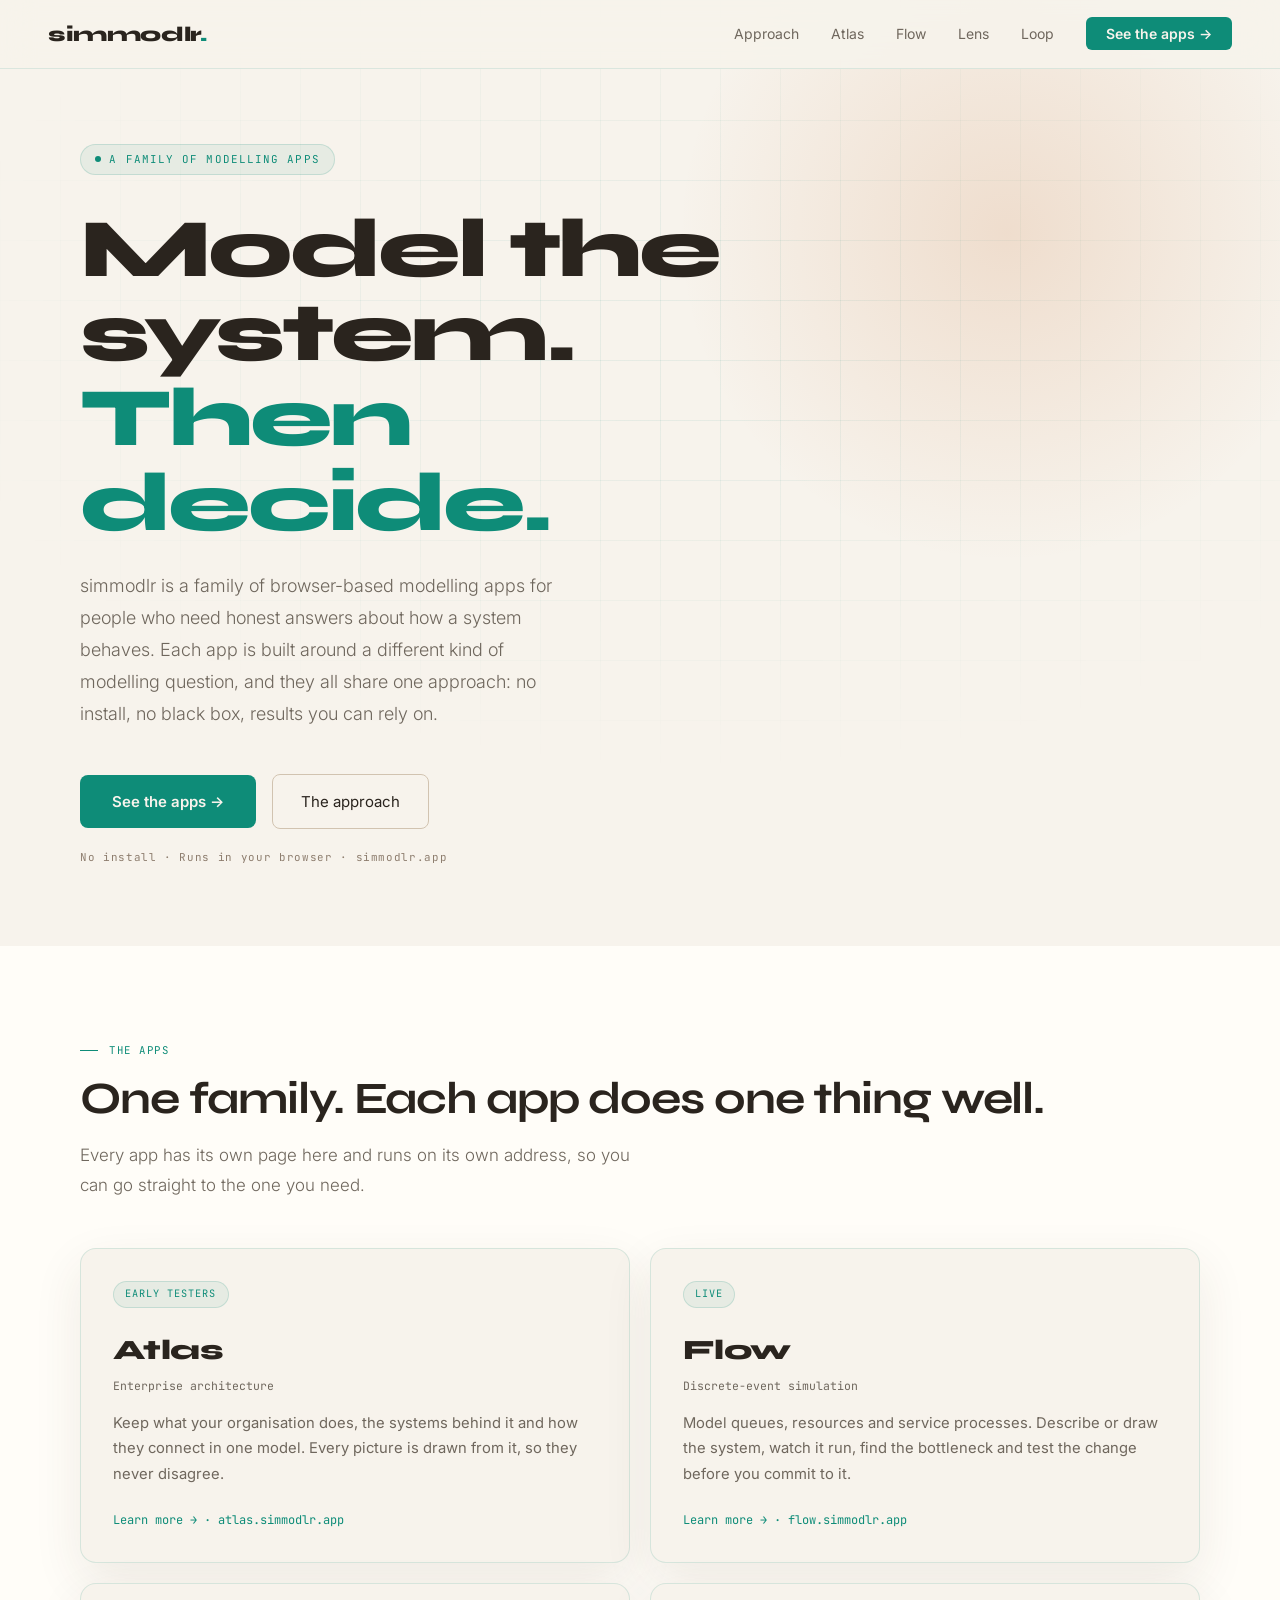
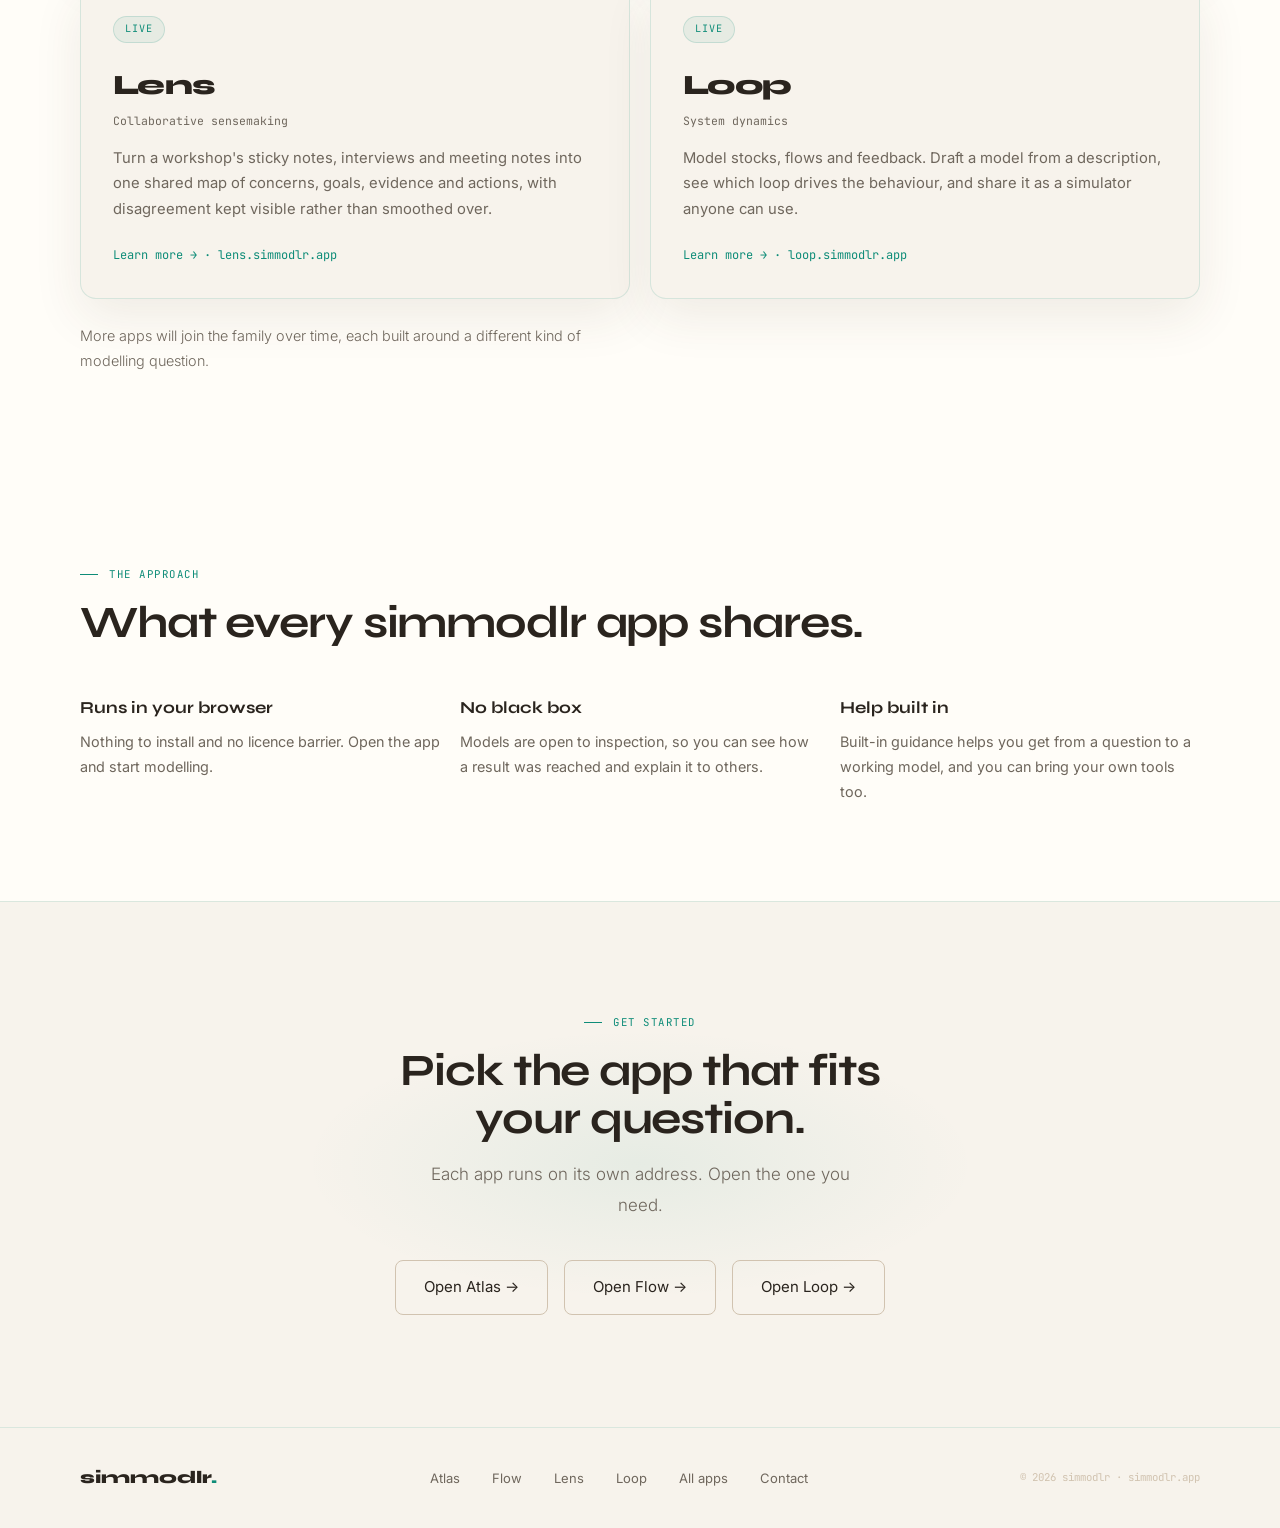
<file: index.html>
<!DOCTYPE html>
<html lang="en">
<head>
<meta charset="UTF-8">
<meta name="viewport" content="width=device-width, initial-scale=1.0">
<title>simmodlr — A family of modelling apps</title>
<meta name="description" content="simmodlr is a family of browser-based modelling apps: Atlas for enterprise architecture, Flow for discrete-event simulation, Lens for collaborative sensemaking and Loop for system dynamics.">
<link rel="icon" type="image/svg+xml" href="/favicon.svg">
<link href="https://fonts.googleapis.com/css2?family=Syne:wght@400;500;600;700;800&family=Inter:wght@300;400;500;600&family=JetBrains+Mono:wght@400;500&display=swap" rel="stylesheet">
<link rel="stylesheet" href="/assets/site.css">
</head>
<body>

<!-- NAV (shared: keep in step with the app pages and templates/app-page.html).
     Apps are listed alphabetically and treated as equals: no app gets the nav button. -->
<nav>
  <a href="/" class="nav-brand">simmodlr<span>.</span></a>
  <ul class="nav-links">
    <li><a href="#approach">Approach</a></li>
    <li><a href="/atlas/">Atlas</a></li>
    <li><a href="/flow/">Flow</a></li>
    <li><a href="/lens/">Lens</a></li>
    <li><a href="/loop/">Loop</a></li>
    <li><a href="#apps" class="nav-btn">See the apps →</a></li>
  </ul>
</nav>

<!-- HERO -->
<section class="hero">
  <div class="hero-grid"></div>
  <div class="hero-orb"></div>
  <div class="hero-inner">
    <div class="hero-badge"><div class="badge-pulse"></div>A family of modelling apps</div>
    <h1 class="hero-h1">Model the system.<br><span class="teal">Then decide.</span></h1>
    <p class="hero-sub">
      simmodlr is a family of browser-based modelling apps for people who
      need honest answers about how a system behaves. Each app is built
      around a different kind of modelling question, and they all share
      one approach: no install, no black box, results you can rely on.
    </p>
    <div class="hero-ctas">
      <a href="#apps" class="btn-primary">See the apps →</a>
      <a href="#approach" class="btn-ghost">The approach</a>
    </div>
    <p class="hero-note">No install · Runs in your browser · simmodlr.app</p>
  </div>
</section>

<!-- APPS (one card per app, alphabetical, all the same size and style; each links to /<app>/).
     An app with no page yet uses the "soon" card. -->
<section class="apps" id="apps">
  <div class="section-inner">
    <div class="section-tag">The apps</div>
    <h2 class="section-h2">One family. Each app does one thing well.</h2>
    <p class="section-body">Every app has its own page here and runs on its own address, so you can go straight to the one you need.</p>
    <div class="app-grid reveal">
      <a href="/atlas/" class="app-card">
        <span class="app-status">Early testers</span>
        <span class="app-name">Atlas</span>
        <span class="app-kind">Enterprise architecture</span>
        <p class="app-body">Keep what your organisation does, the systems behind it and how they connect in one model. Every picture is drawn from it, so they never disagree.</p>
        <span class="app-links">Learn more → · atlas.simmodlr.app</span>
      </a>
      <a href="/flow/" class="app-card">
        <span class="app-status">Live</span>
        <span class="app-name">Flow</span>
        <span class="app-kind">Discrete-event simulation</span>
        <p class="app-body">Model queues, resources and service processes. Describe or draw the system, watch it run, find the bottleneck and test the change before you commit to it.</p>
        <span class="app-links">Learn more → · flow.simmodlr.app</span>
      </a>
      <a href="/lens/" class="app-card">
        <span class="app-status">Live</span>
        <span class="app-name">Lens</span>
        <span class="app-kind">Collaborative sensemaking</span>
        <p class="app-body">Turn a workshop's sticky notes, interviews and meeting notes into one shared map of concerns, goals, evidence and actions, with disagreement kept visible rather than smoothed over.</p>
        <span class="app-links">Learn more → · lens.simmodlr.app</span>
      </a>
      <a href="/loop/" class="app-card">
        <span class="app-status">Live</span>
        <span class="app-name">Loop</span>
        <span class="app-kind">System dynamics</span>
        <p class="app-body">Model stocks, flows and feedback. Draft a model from a description, see which loop drives the behaviour, and share it as a simulator anyone can use.</p>
        <span class="app-links">Learn more → · loop.simmodlr.app</span>
      </a>
    </div>
    <p class="section-body app-more">More apps will join the family over time, each built around a different kind of modelling question.</p>
  </div>
</section>

<!-- APPROACH -->
<section class="features" id="approach">
  <div class="section-inner">
    <div class="section-tag">The approach</div>
    <h2 class="section-h2">What every simmodlr app shares.</h2>
    <div class="principles reveal">
      <div class="principle">
        <h3>Runs in your browser</h3>
        <p>Nothing to install and no licence barrier. Open the app and start modelling.</p>
      </div>
      <div class="principle">
        <h3>No black box</h3>
        <p>Models are open to inspection, so you can see how a result was reached and explain it to others.</p>
      </div>
      <div class="principle">
        <h3>Help built in</h3>
        <p>Built-in guidance helps you get from a question to a working model, and you can bring your own tools too.</p>
      </div>
    </div>
  </div>
</section>

<!-- CTA -->
<section class="cta" id="cta">
  <div class="cta-glow"></div>
  <div style="position:relative">
    <div class="section-tag" style="justify-content:center">Get started</div>
    <h2 class="section-h2">Pick the app that fits your question.</h2>
    <p class="section-body">Each app runs on its own address. Open the one you need.</p>
    <div class="cta-btns">
      <a href="https://atlas.simmodlr.app/" class="btn-ghost">Open Atlas →</a>
      <a href="https://flow.simmodlr.app/" class="btn-ghost">Open Flow →</a>
      <a href="https://loop.simmodlr.app/" class="btn-ghost">Open Loop →</a>
    </div>
  </div>
</section>

<!-- FOOTER (shared) -->
<footer>
  <div class="footer-inner">
    <a href="/" class="footer-brand">simmodlr<span>.</span></a>
    <ul class="footer-links">
      <li><a href="/atlas/">Atlas</a></li>
      <li><a href="/flow/">Flow</a></li>
      <li><a href="/lens/">Lens</a></li>
      <li><a href="/loop/">Loop</a></li>
      <li><a href="/#apps">All apps</a></li>
      <li><a href="#">Contact</a></li>
    </ul>
    <div class="footer-copy">© 2026 simmodlr · simmodlr.app</div>
  </div>
</footer>

<script src="/assets/site.js"></script>
</body>
</html>
</file>
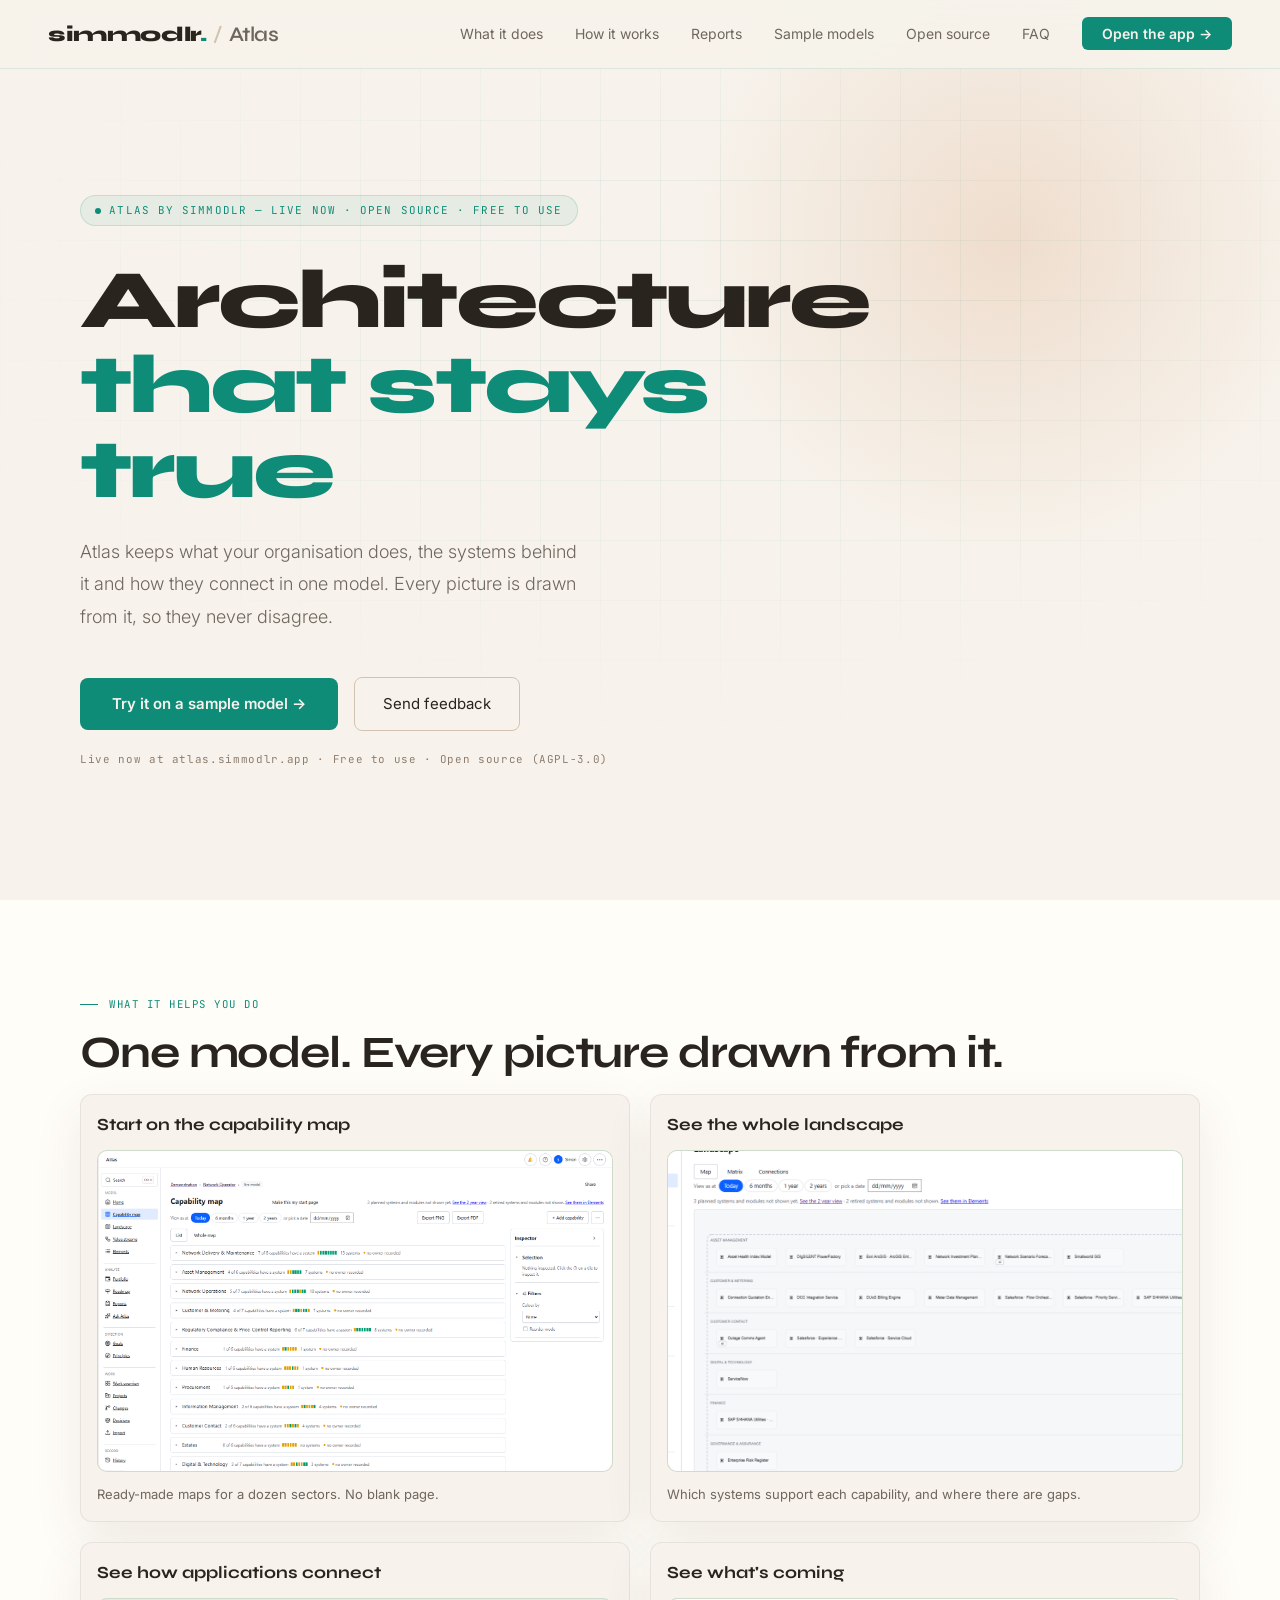
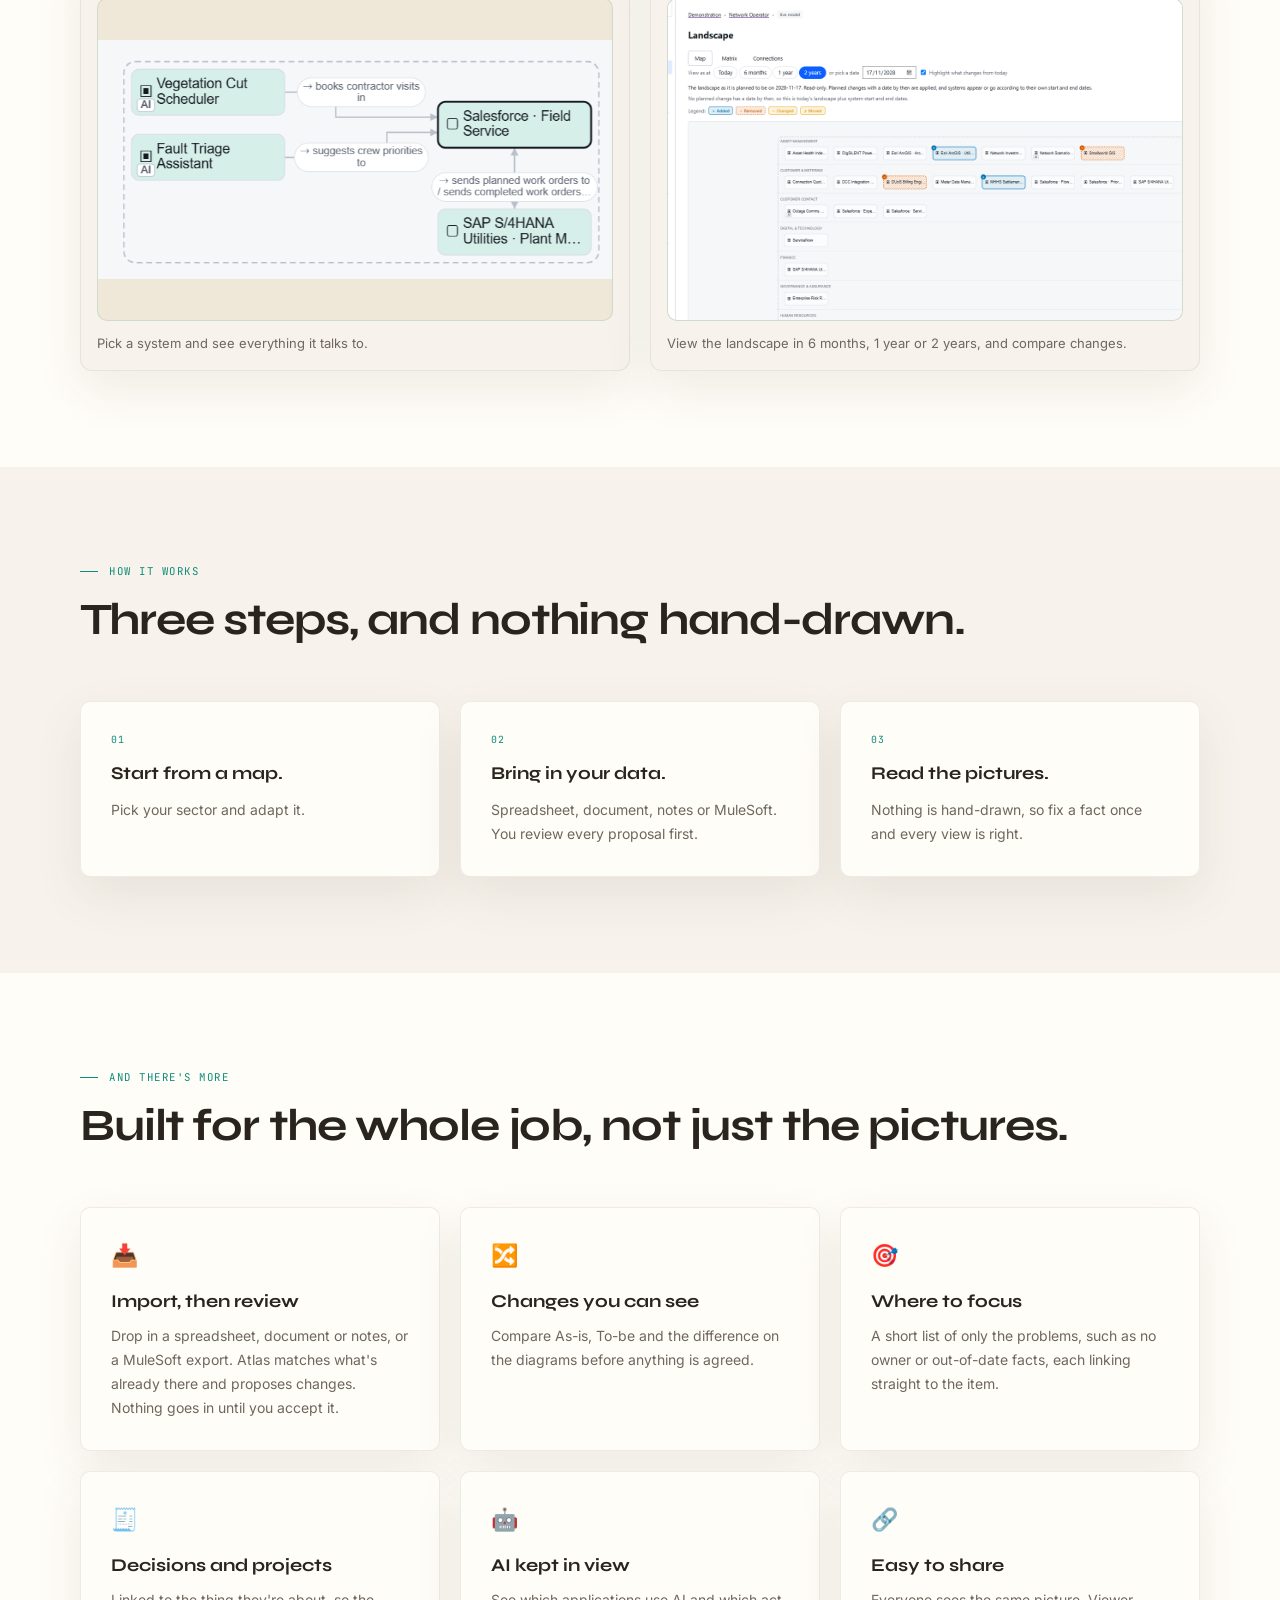
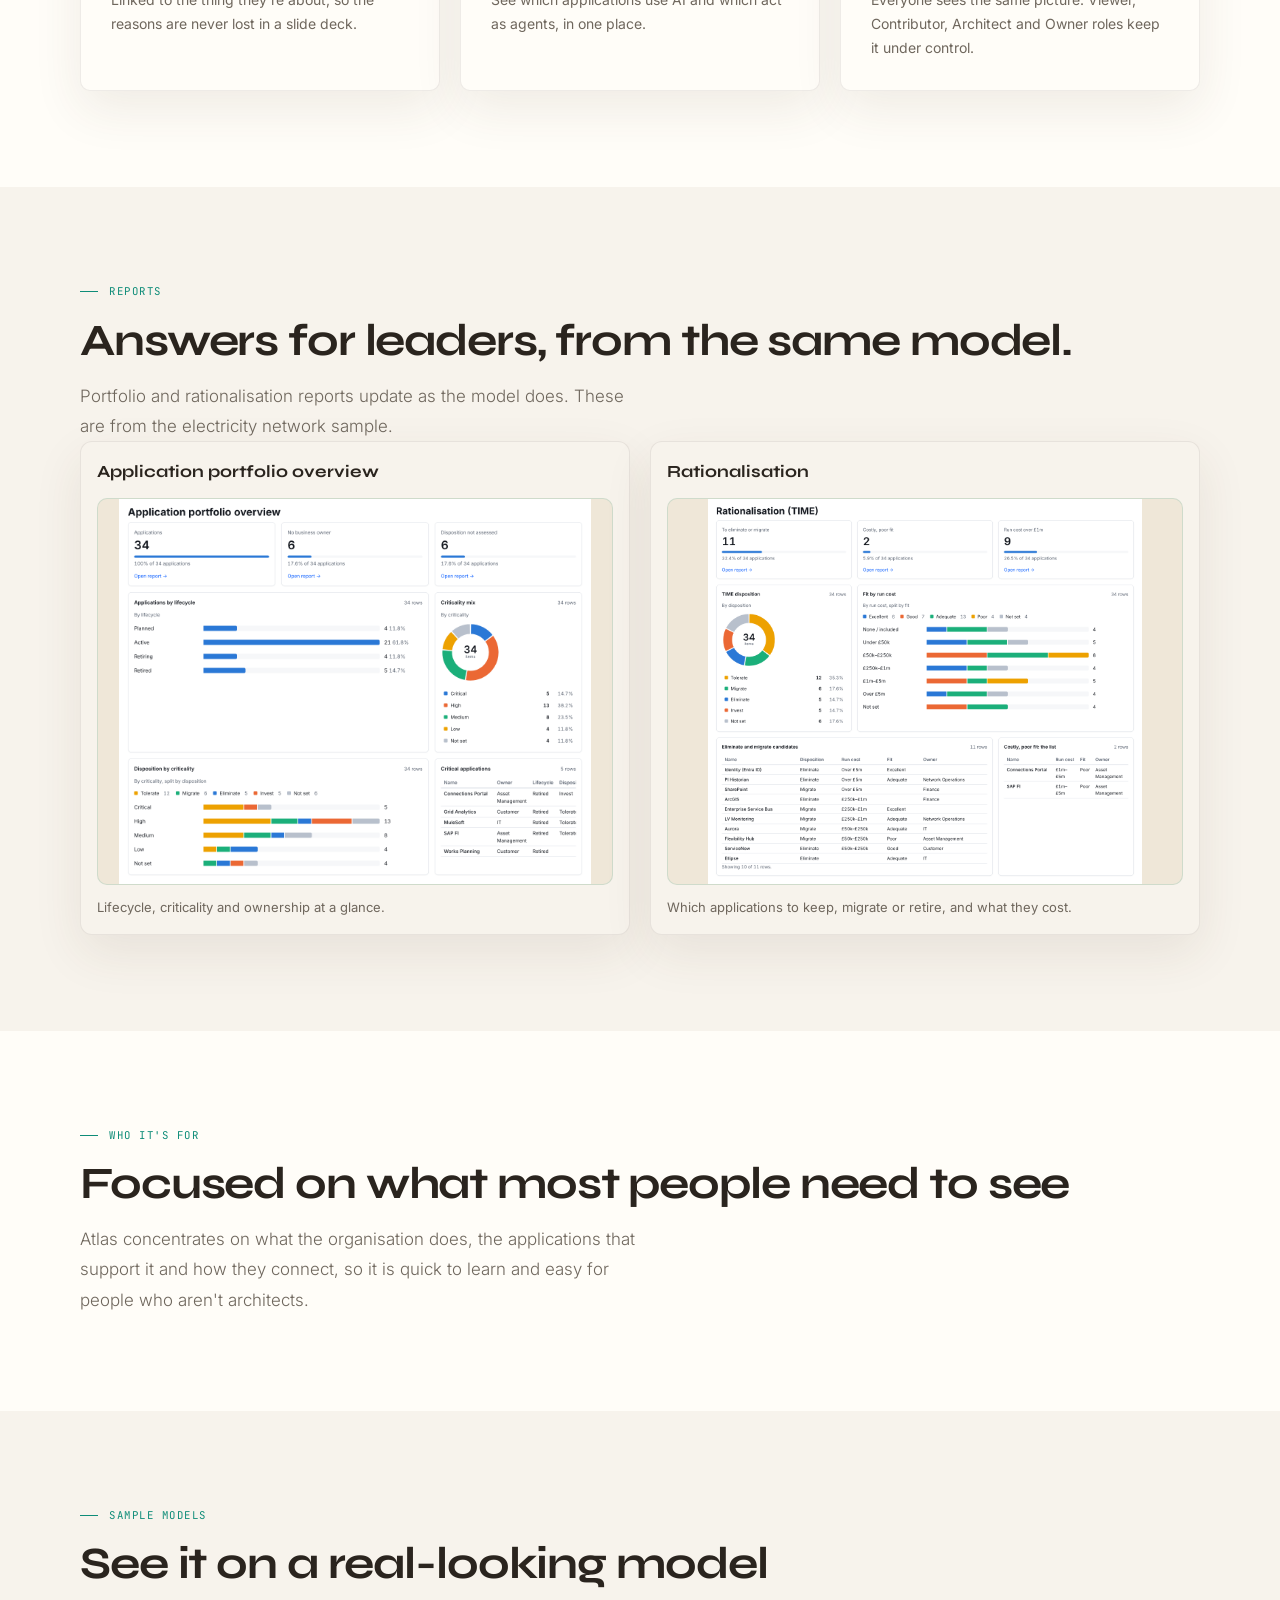
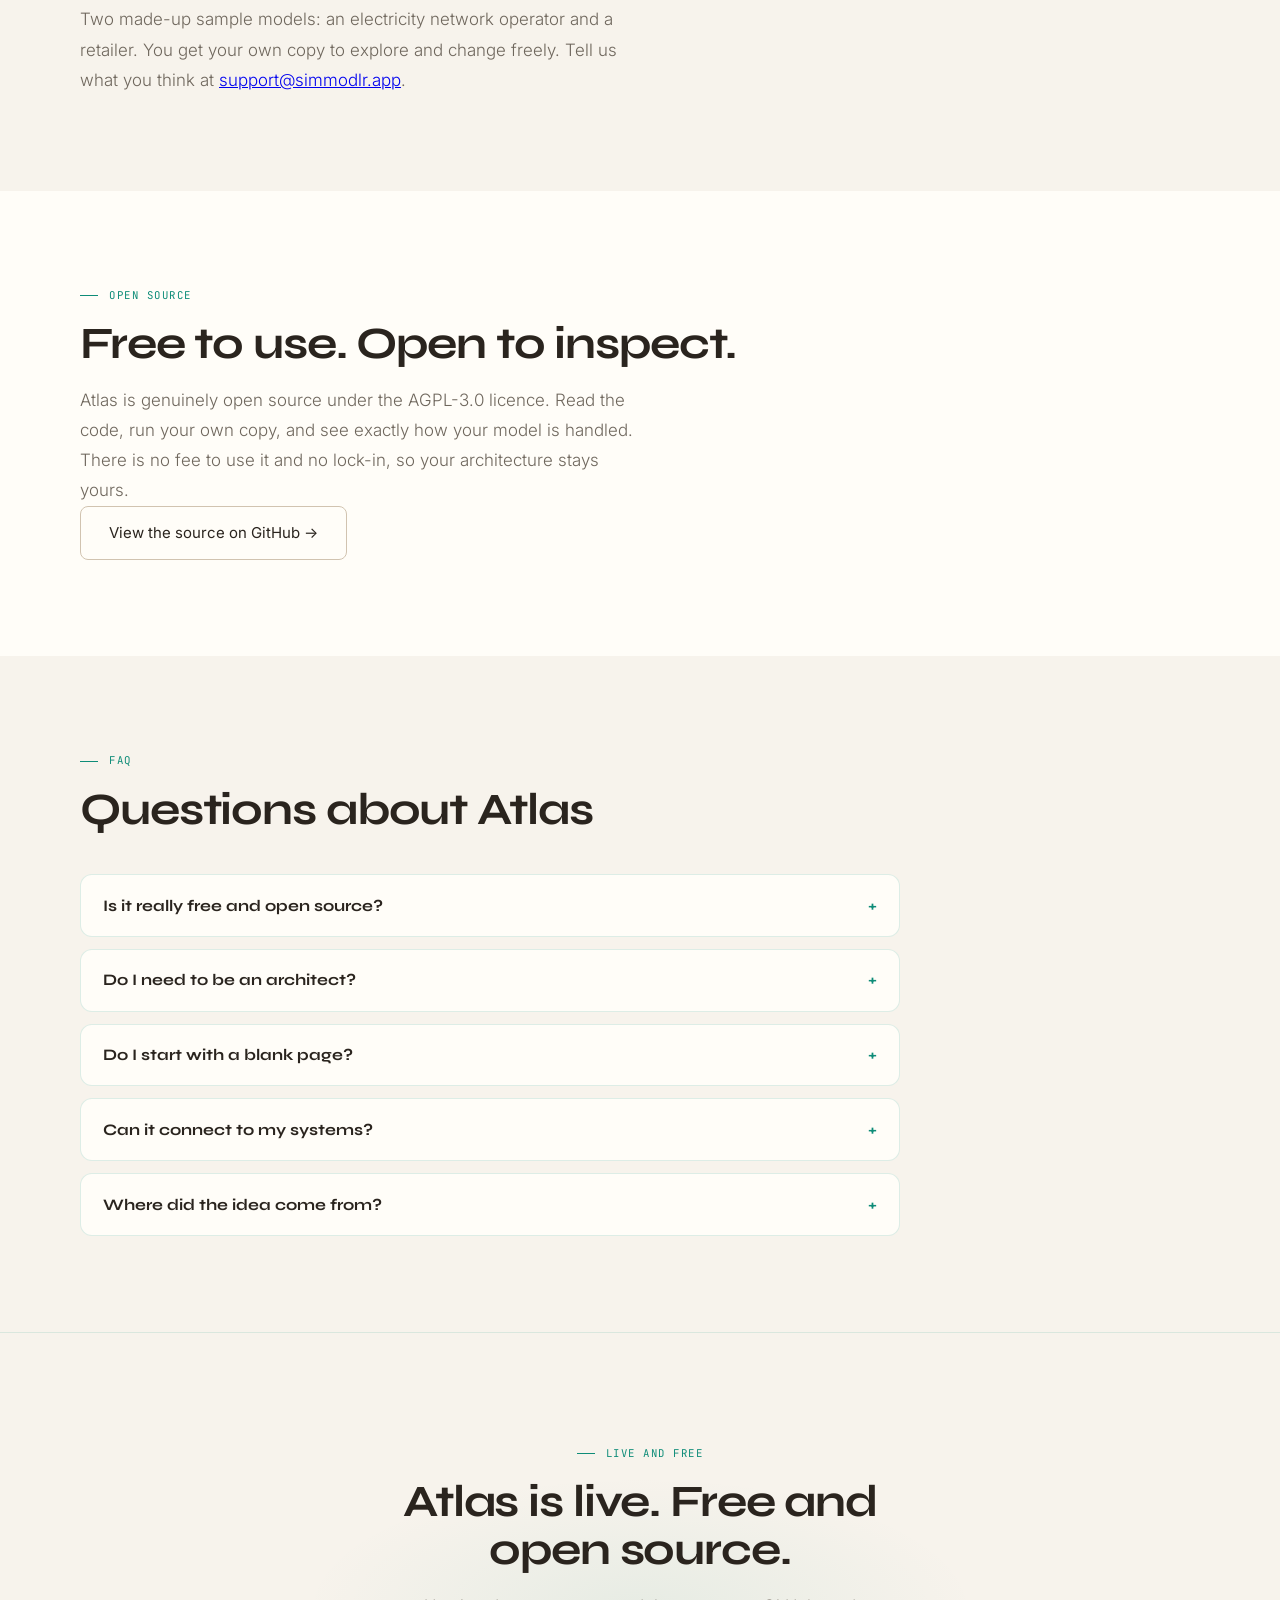
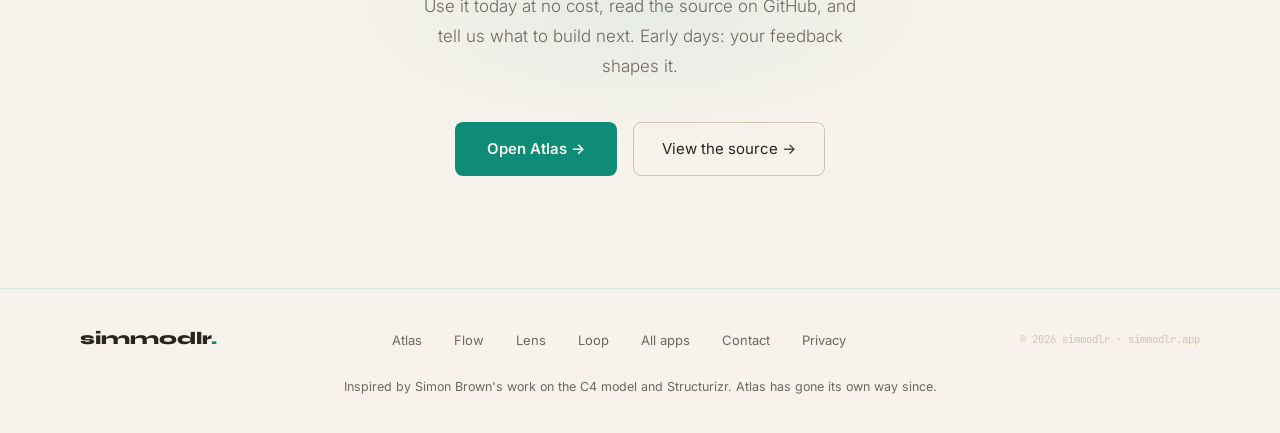
<file: atlas/index.html>
<!DOCTYPE html>
<html lang="en">
<head>
<meta charset="UTF-8">
<meta name="viewport" content="width=device-width, initial-scale=1.0">
<title>Atlas: architecture that stays true</title>
<meta name="description" content="Atlas models what your organisation does, the systems behind it and how they connect. Every picture is drawn from one model. Early days: testers wanted.">
<meta property="og:title" content="Atlas: architecture that stays true">
<link rel="icon" type="image/svg+xml" href="/favicon.svg">
<link href="https://fonts.googleapis.com/css2?family=Syne:wght@400;500;600;700;800&family=Inter:wght@300;400;500;600&family=JetBrains+Mono:wght@400;500&display=swap" rel="stylesheet">
<link rel="stylesheet" href="/assets/site.css">
</head>
<body>

<!-- NAV (shared: brand links to the family page) -->
<nav>
  <a href="/" class="nav-brand">simmodlr<span>.</span><span class="nav-app">Atlas</span></a>
  <ul class="nav-links">
    <li><a href="#features">What it does</a></li>
    <li><a href="#how">How it works</a></li>
    <li><a href="#reports">Reports</a></li>
    <li><a href="#samples">Sample models</a></li>
    <li><a href="#open-source">Open source</a></li>
    <li><a href="#faq">FAQ</a></li>
    <li><a href="https://atlas.simmodlr.app" class="nav-btn">Open the app →</a></li>
  </ul>
</nav>

<!-- HERO -->
<section class="hero">
  <div class="hero-grid"></div>
  <div class="hero-orb"></div>
  <div class="hero-inner">
    <div class="hero-badge"><div class="badge-pulse"></div>Atlas by simmodlr — Live now · Open source · Free to use</div>
    <h1 class="hero-h1 long-word">Architecture<br><span class="teal">that stays true</span></h1>
    <p class="hero-sub">Atlas keeps what your organisation does, the systems behind it and how they connect in one model. Every picture is drawn from it, so they never disagree.</p>
    <div class="hero-ctas">
      <a href="https://atlas.simmodlr.app" class="btn-primary">Try it on a sample model →</a>
      <a href="mailto:support@simmodlr.app?subject=Atlas%20feedback" class="btn-ghost">Send feedback</a>
    </div>
    <p class="hero-note">Live now at atlas.simmodlr.app · Free to use · Open source (AGPL-3.0)</p>
  </div>
</section>

<!-- FEATURES -->
<section class="features" id="features">
  <div class="section-inner">
    <div class="section-tag">What it helps you do</div>
    <h2 class="section-h2">One model. Every picture drawn from it.</h2>
    <div class="scenario-showcase">
      <div class="shot-item reveal d1">
        <div class="shot-title">Start on the capability map</div>
        <div class="shot-frame photo-frame"><img src="images/capability-map.png" alt="Atlas capability map listing capability groups with how many capabilities have a system" loading="lazy"></div>
        <p class="shot-caption">Ready-made maps for a dozen sectors. No blank page.</p>
      </div>
      <div class="shot-item reveal d2">
        <div class="shot-title">See the whole landscape</div>
        <div class="shot-frame photo-frame"><img src="images/landscape.png" alt="Atlas landscape showing the systems that support each capability" loading="lazy"></div>
        <p class="shot-caption">Which systems support each capability, and where there are gaps.</p>
      </div>
      <div class="shot-item reveal d1">
        <div class="shot-title">See how applications connect</div>
        <div class="shot-frame photo-frame fit-frame"><img src="images/connections.png" alt="Atlas connections: AI agents and systems linked by labelled relationships" loading="lazy"></div>
        <p class="shot-caption">Pick a system and see everything it talks to.</p>
      </div>
      <div class="shot-item reveal d2">
        <div class="shot-title">See what's coming</div>
        <div class="shot-frame photo-frame"><img src="images/landscape-2-years.png" alt="Atlas landscape viewed two years ahead, with added and removed systems highlighted" loading="lazy"></div>
        <p class="shot-caption">View the landscape in 6 months, 1 year or 2 years, and compare changes.</p>
      </div>
    </div>
  </div>
</section>

<!-- HOW IT WORKS -->
<section class="how" id="how">
  <div class="section-inner">
    <div class="section-tag">How it works</div>
    <h2 class="section-h2">Three steps, and nothing hand-drawn.</h2>
    <div class="open-grid reveal">
      <div class="open-card">
        <span class="shot-step">01</span>
        <h3 class="open-title">Start from a map.</h3>
        <p class="open-body">Pick your sector and adapt it.</p>
      </div>
      <div class="open-card">
        <span class="shot-step">02</span>
        <h3 class="open-title">Bring in your data.</h3>
        <p class="open-body">Spreadsheet, document, notes or MuleSoft. You review every proposal first.</p>
      </div>
      <div class="open-card">
        <span class="shot-step">03</span>
        <h3 class="open-title">Read the pictures.</h3>
        <p class="open-body">Nothing is hand-drawn, so fix a fact once and every view is right.</p>
      </div>
    </div>
  </div>
</section>

<!-- MORE CAPABILITIES -->
<section class="features" id="more">
  <div class="section-inner">
    <div class="section-tag">And there's more</div>
    <h2 class="section-h2">Built for the whole job, not just the pictures.</h2>
    <div class="feat-grid reveal">
      <div class="feat-card"><span class="feat-icon">📥</span><h3 class="feat-title">Import, then review</h3><p class="feat-body">Drop in a spreadsheet, document or notes, or a MuleSoft export. Atlas matches what's already there and proposes changes. Nothing goes in until you accept it.</p></div>
      <div class="feat-card"><span class="feat-icon">🔀</span><h3 class="feat-title">Changes you can see</h3><p class="feat-body">Compare As-is, To-be and the difference on the diagrams before anything is agreed.</p></div>
      <div class="feat-card"><span class="feat-icon">🎯</span><h3 class="feat-title">Where to focus</h3><p class="feat-body">A short list of only the problems, such as no owner or out-of-date facts, each linking straight to the item.</p></div>
      <div class="feat-card"><span class="feat-icon">🧾</span><h3 class="feat-title">Decisions and projects</h3><p class="feat-body">Linked to the thing they're about, so the reasons are never lost in a slide deck.</p></div>
      <div class="feat-card"><span class="feat-icon">🤖</span><h3 class="feat-title">AI kept in view</h3><p class="feat-body">See which applications use AI and which act as agents, in one place.</p></div>
      <div class="feat-card"><span class="feat-icon">🔗</span><h3 class="feat-title">Easy to share</h3><p class="feat-body">Everyone sees the same picture. Viewer, Contributor, Architect and Owner roles keep it under control.</p></div>
    </div>
  </div>
</section>

<!-- REPORTS -->
<section class="scenario" id="reports">
  <div class="section-inner">
    <div class="section-tag">Reports</div>
    <h2 class="section-h2">Answers for leaders, from the same model.</h2>
    <p class="section-body">Portfolio and rationalisation reports update as the model does. These are from the electricity network sample.</p>
    <div class="scenario-showcase">
      <div class="shot-item reveal d1">
        <div class="shot-title">Application portfolio overview</div>
        <div class="shot-frame explore-frame"><img src="images/portfolio-overview.png" alt="Atlas application portfolio overview: 34 applications by lifecycle, criticality and disposition" loading="lazy"></div>
        <p class="shot-caption">Lifecycle, criticality and ownership at a glance.</p>
      </div>
      <div class="shot-item reveal d2">
        <div class="shot-title">Rationalisation</div>
        <div class="shot-frame explore-frame"><img src="images/rationalisation.png" alt="Atlas rationalisation report: applications to eliminate or migrate, by run cost and fit" loading="lazy"></div>
        <p class="shot-caption">Which applications to keep, migrate or retire, and what they cost.</p>
      </div>
    </div>
  </div>
</section>

<!-- FOCUS -->
<section class="features" id="focus">
  <div class="section-inner">
    <div class="section-tag">Who it's for</div>
    <h2 class="section-h2">Focused on what most people need to see</h2>
    <p class="section-body">Atlas concentrates on what the organisation does, the applications that support it and how they connect, so it is quick to learn and easy for people who aren't architects.</p>
  </div>
</section>

<!-- SAMPLE MODELS -->
<section class="scenario" id="samples">
  <div class="section-inner">
    <div class="section-tag">Sample models</div>
    <h2 class="section-h2">See it on a real-looking model</h2>
    <p class="section-body">Two made-up sample models: an electricity network operator and a retailer. You get your own copy to explore and change freely. Tell us what you think at <a href="mailto:support@simmodlr.app?subject=Atlas%20feedback">support@simmodlr.app</a>.</p>
  </div>
</section>

<!-- OPEN SOURCE -->
<section class="features" id="open-source">
  <div class="section-inner">
    <div class="section-tag">Open source</div>
    <h2 class="section-h2">Free to use. Open to inspect.</h2>
    <p class="section-body">Atlas is genuinely open source under the AGPL-3.0 licence. Read the code, run your own copy, and see exactly how your model is handled. There is no fee to use it and no lock-in, so your architecture stays yours.</p>
    <div class="hero-ctas"><a href="https://github.com/sparky100/atlas" class="btn-ghost">View the source on GitHub →</a></div>
  </div>
</section>

<!-- FAQ -->
<section class="faq" id="faq">
  <div class="section-inner">
    <div class="section-tag">FAQ</div>
    <h2 class="section-h2">Questions about Atlas</h2>
    <div class="faq-list">
      <details class="faq-item"><summary>Is it really free and open source?</summary><p>Yes. Atlas is free to use, and the full source code is on <a href="https://github.com/sparky100/atlas">GitHub</a> under the AGPL-3.0 licence. You can read it, run it and change it. If you share a modified version, you share your changes too.</p></details>
      <details class="faq-item"><summary>Do I need to be an architect?</summary><p>No. Atlas uses plain English, and the pictures are readable by anyone who needs to understand how the organisation fits together.</p></details>
      <details class="faq-item"><summary>Do I start with a blank page?</summary><p>No. Starter capability maps are ready for electricity networks, NHS, housing, local government, higher education, retail, financial services, water, manufacturing, rail and more.</p></details>
      <details class="faq-item"><summary>Can it connect to my systems?</summary><p>You can import spreadsheets, documents, notes and MuleSoft exports, and a live MuleSoft connector is available. You review every proposal before it joins the model.</p></details>
      <details class="faq-item"><summary>Where did the idea come from?</summary><p>Inspired by Simon Brown's work on the C4 model and Structurizr: diagrams should be views of one model, not separate drawings. Atlas has gone its own way, working across the whole organisation.</p></details>
    </div>
  </div>
</section>

<!-- CTA -->
<section class="cta" id="cta">
  <div class="cta-glow"></div>
  <div style="position:relative">
    <div class="section-tag" style="justify-content:center">Live and free</div>
    <h2 class="section-h2">Atlas is live. Free and open source.</h2>
    <p class="section-body">Use it today at no cost, read the source on GitHub, and tell us what to build next. Early days: your feedback shapes it.</p>
    <div class="cta-btns">
      <a href="https://atlas.simmodlr.app" class="btn-primary">Open Atlas →</a>
      <a href="https://github.com/sparky100/atlas" class="btn-ghost">View the source →</a>
    </div>
  </div>
</section>

<!-- FOOTER (shared) -->
<footer>
  <div class="footer-inner">
    <a href="/" class="footer-brand">simmodlr<span>.</span></a>
    <ul class="footer-links">
      <li><a href="/atlas/">Atlas</a></li>
      <li><a href="/flow/">Flow</a></li>
      <li><a href="/lens/">Lens</a></li>
      <li><a href="/loop/">Loop</a></li>
      <li><a href="/#apps">All apps</a></li>
      <li><a href="mailto:support@simmodlr.app">Contact</a></li>
      <li><a href="/privacy/">Privacy</a></li>
    </ul>
    <div class="footer-copy">© 2026 simmodlr · simmodlr.app</div>
  </div>
  <p class="footer-credit">Inspired by Simon Brown's work on the C4 model and Structurizr. Atlas has gone its own way since.</p>
</footer>

<script src="/assets/site.js"></script>
</body>
</html>
</file>
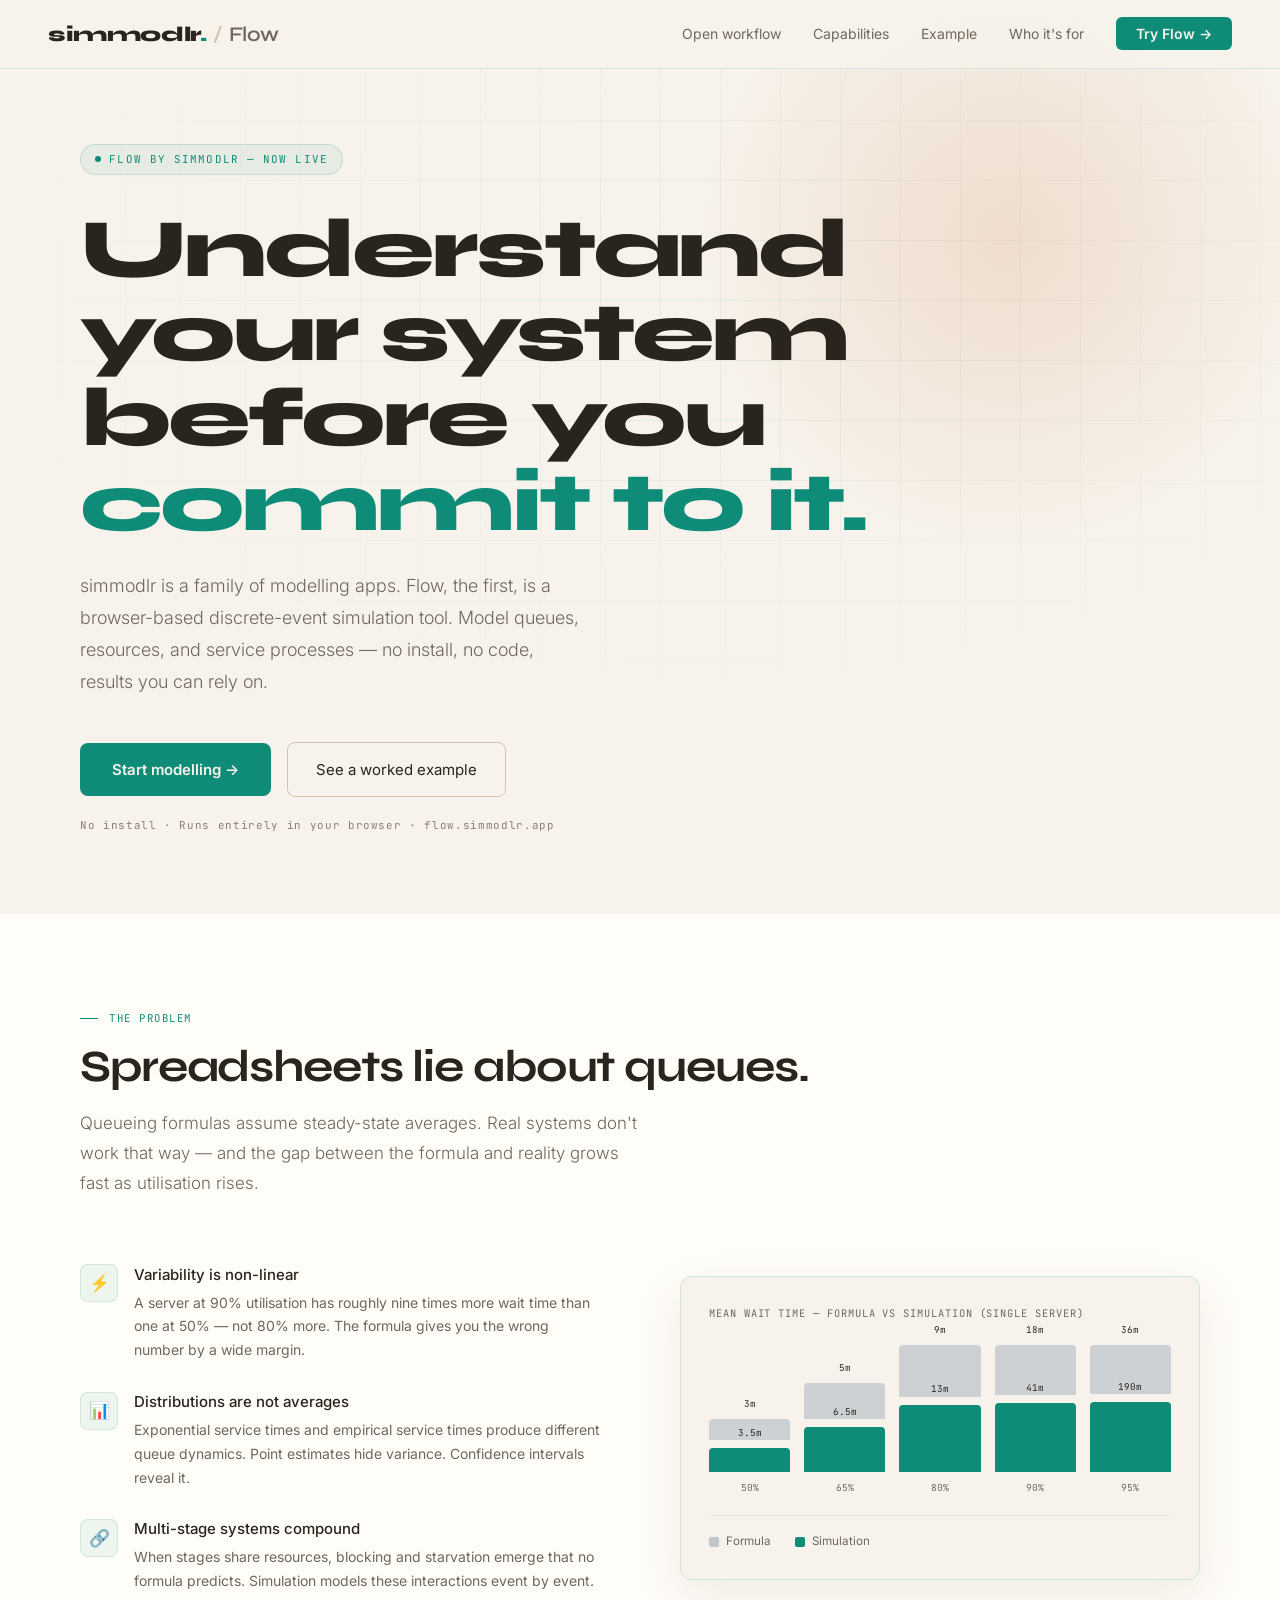
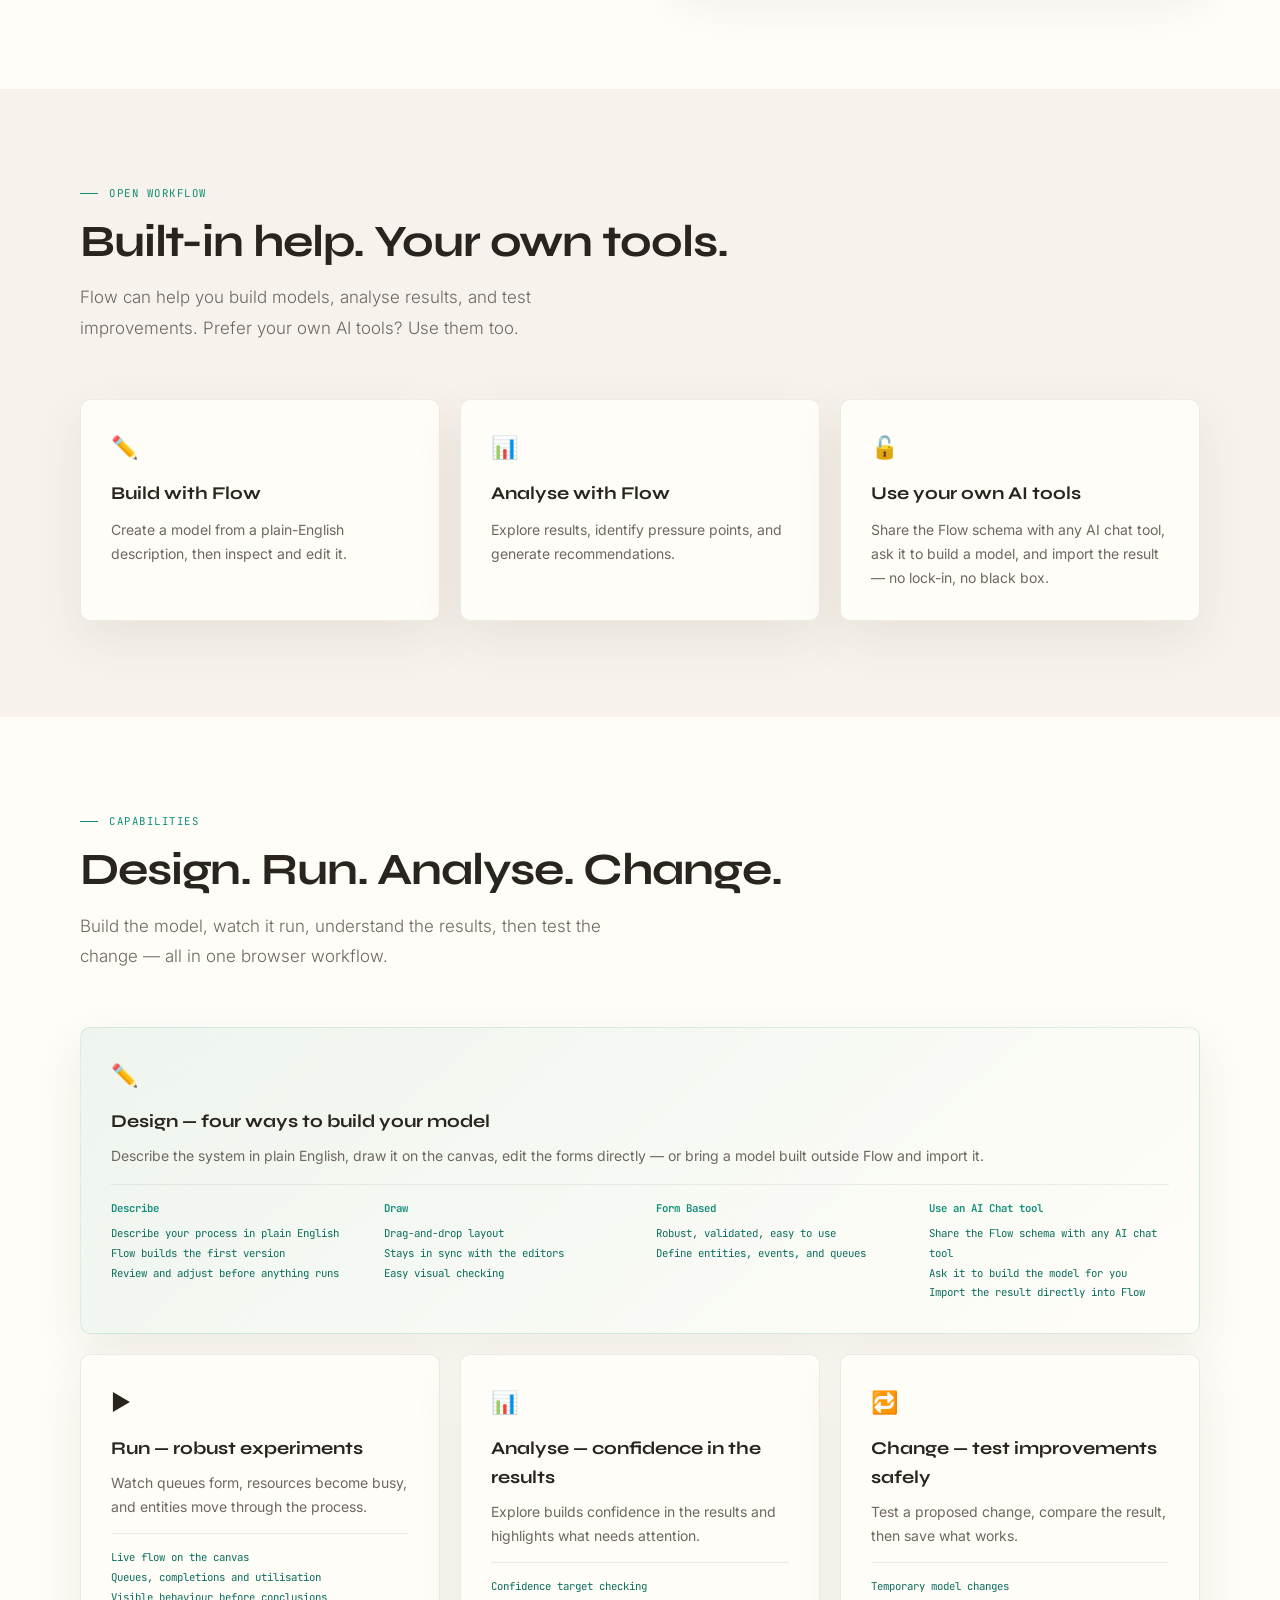
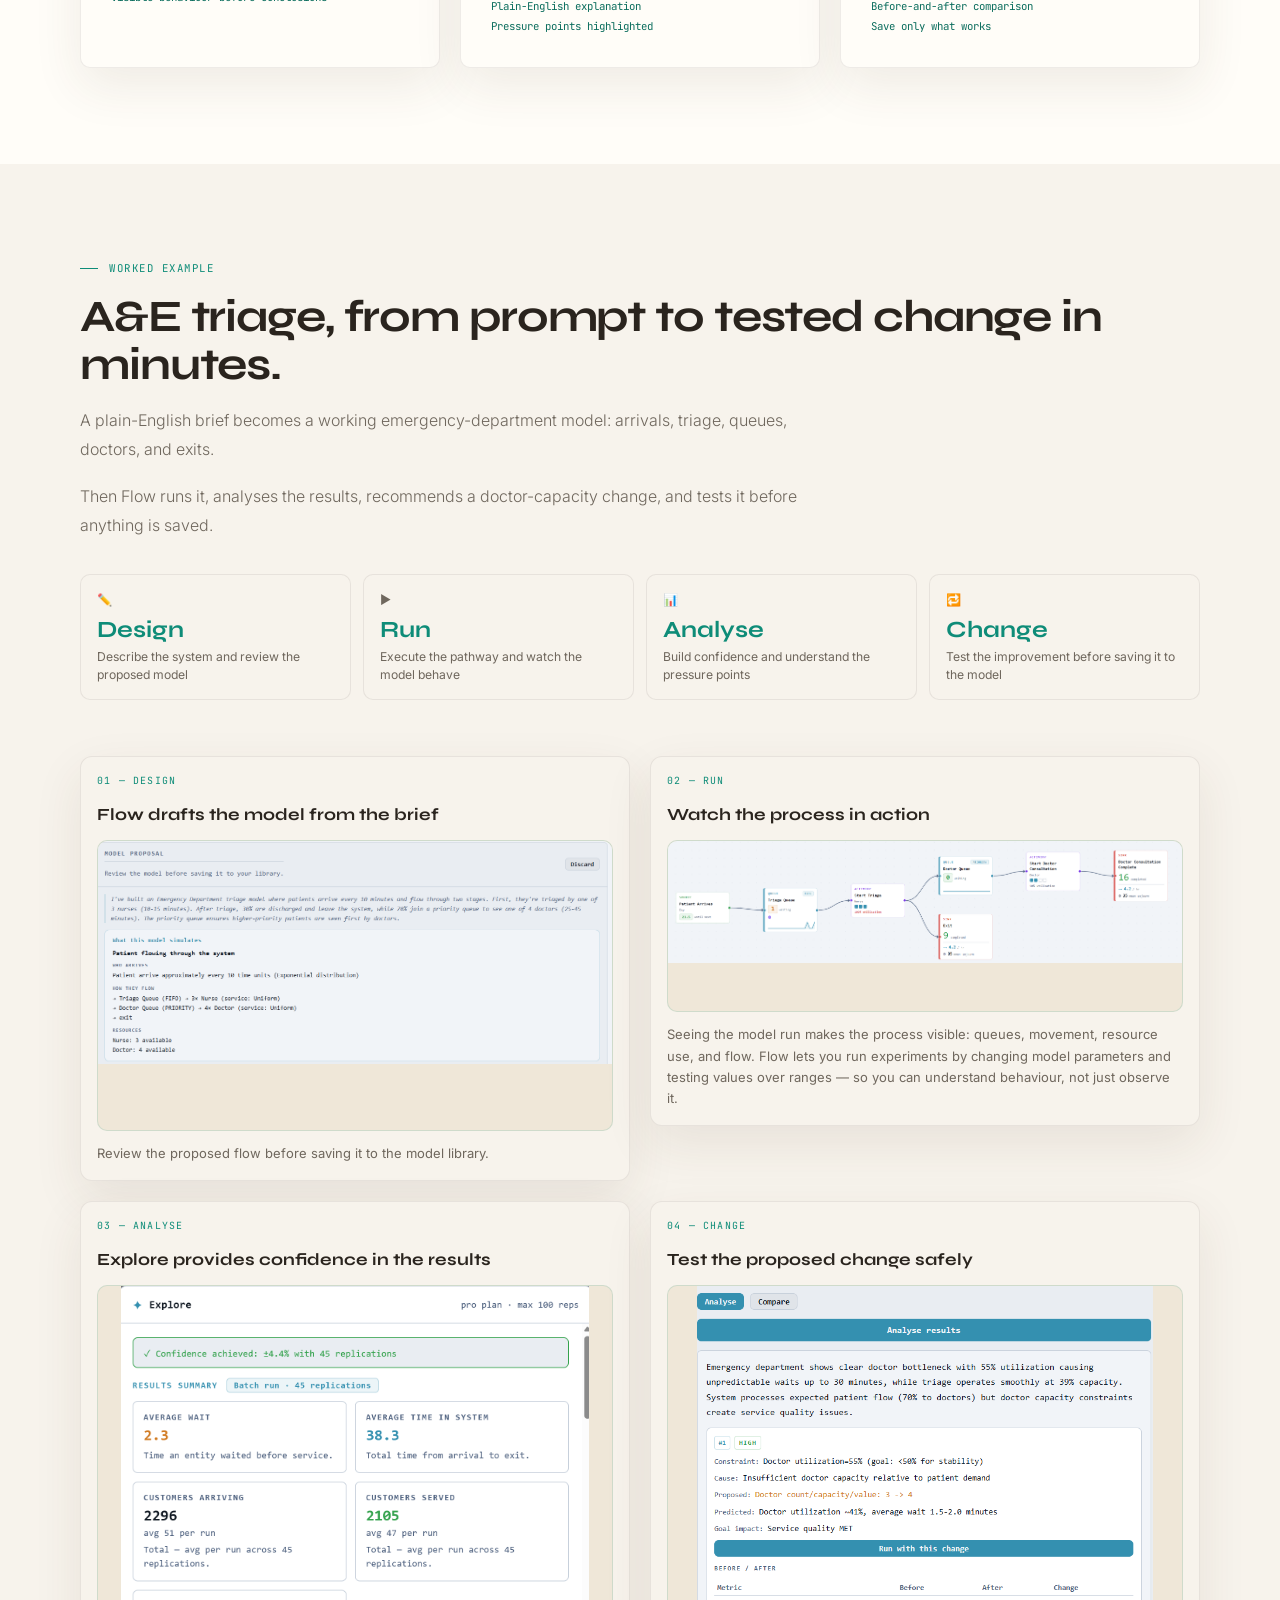
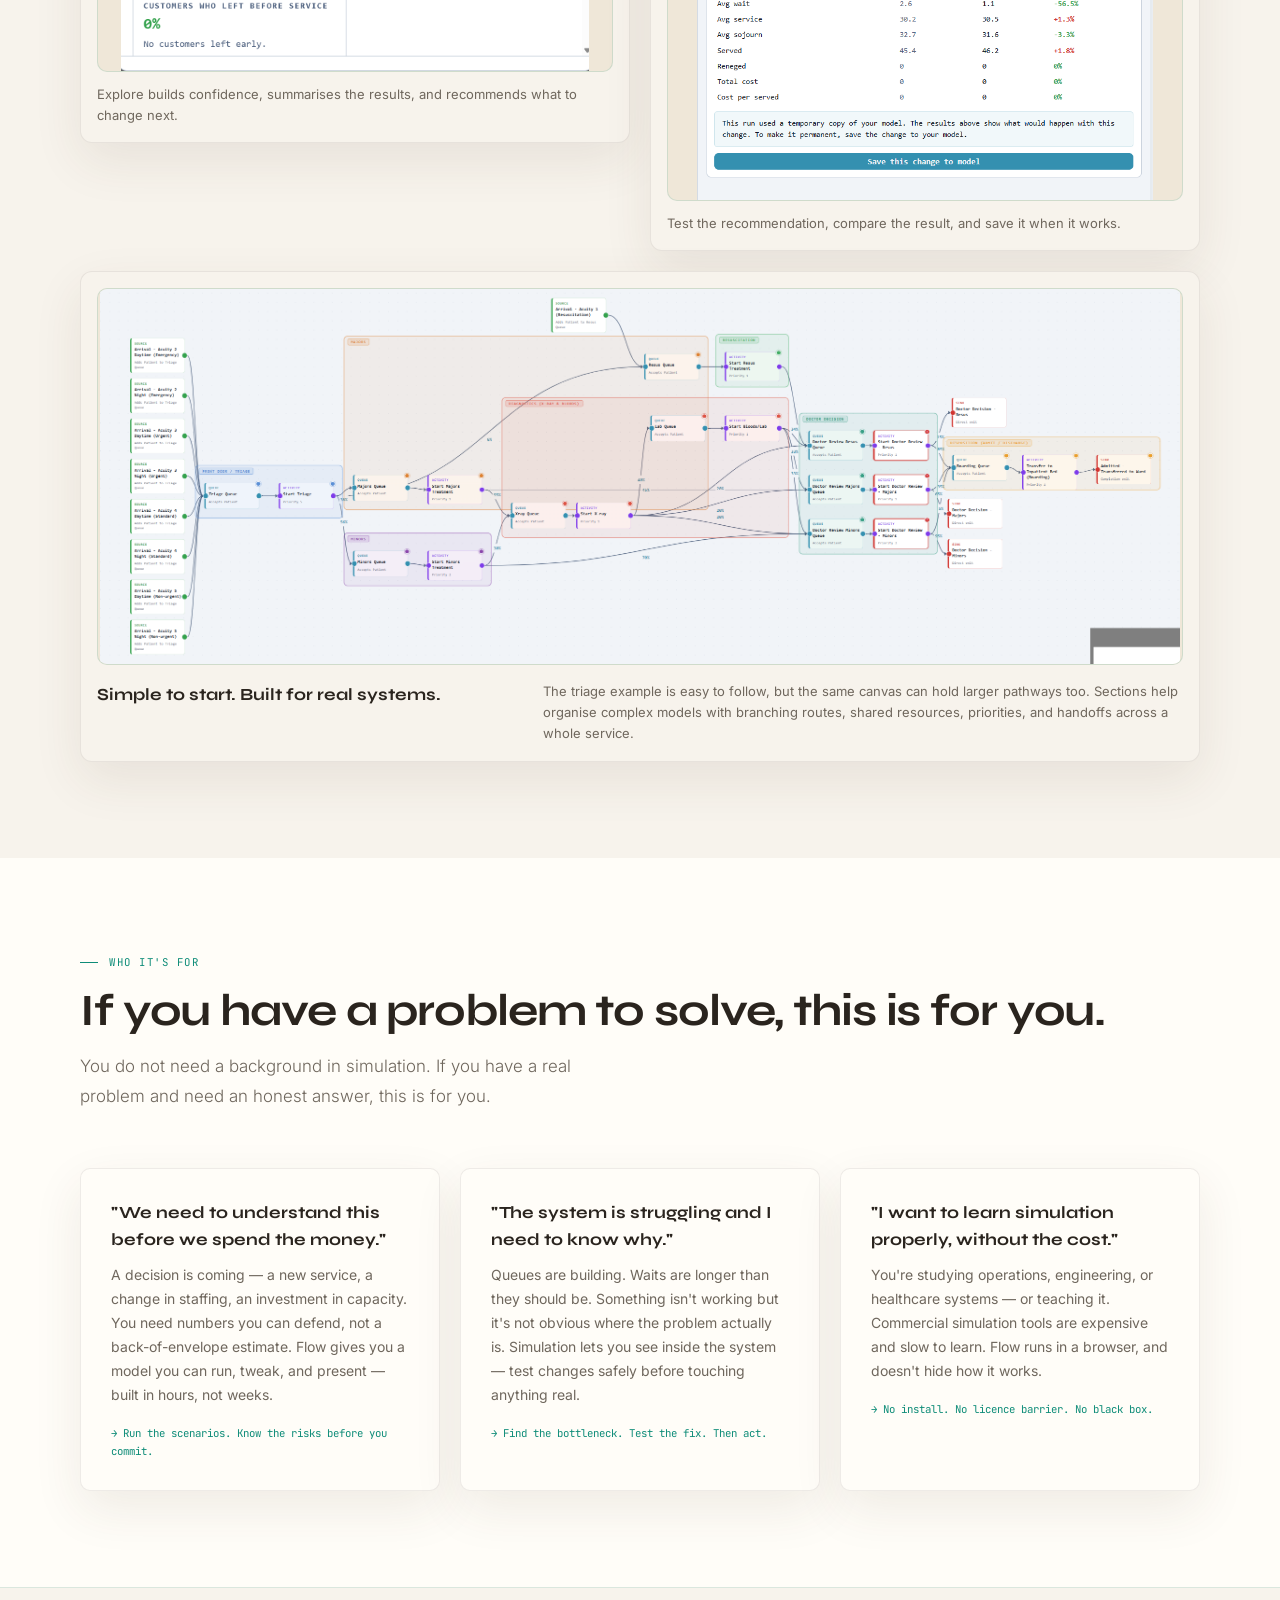
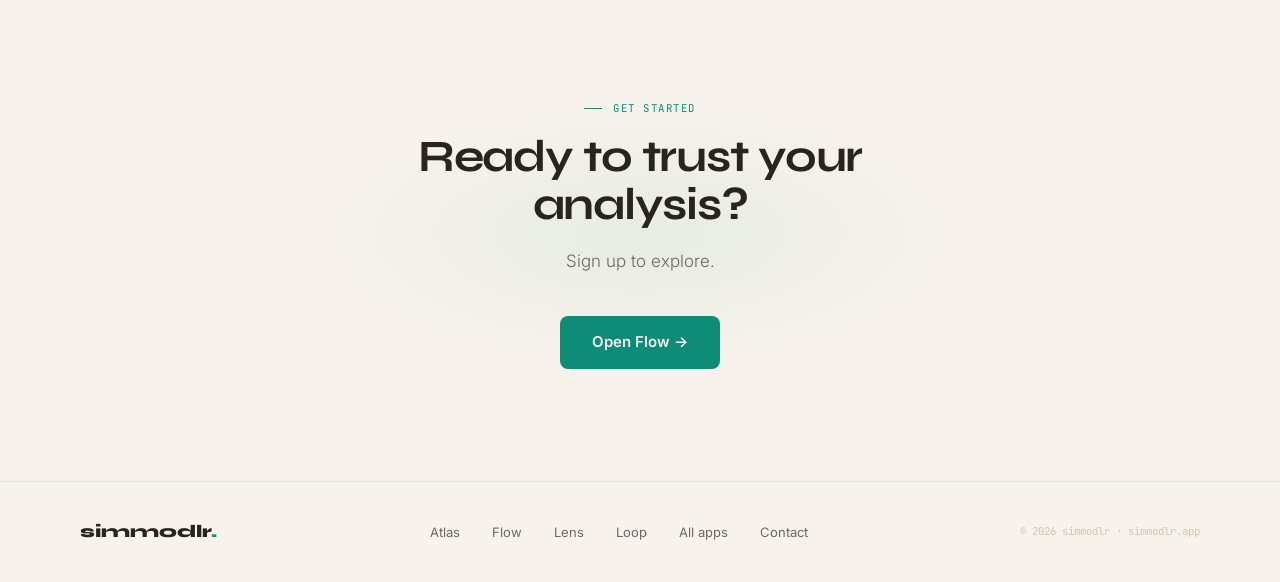
<file: flow/index.html>
<!DOCTYPE html>
<html lang="en">
<head>
<meta charset="UTF-8">
<meta name="viewport" content="width=device-width, initial-scale=1.0">
<title>Flow by simmodlr — Discrete-Event Simulation in Your Browser</title>
<link rel="icon" type="image/svg+xml" href="/favicon.svg">
<link href="https://fonts.googleapis.com/css2?family=Syne:wght@400;500;600;700;800&family=Inter:wght@300;400;500;600&family=JetBrains+Mono:wght@400;500&display=swap" rel="stylesheet">
<link rel="stylesheet" href="/assets/site.css">
</head>
<body>

<!-- NAV (shared: brand links to the family page) -->
<nav>
  <a href="/" class="nav-brand">simmodlr<span>.</span><span class="nav-app">Flow</span></a>
  <ul class="nav-links">
    <li><a href="#how">Open workflow</a></li>
    <li><a href="#features">Capabilities</a></li>
    <li><a href="#example">Example</a></li>
    <li><a href="#for-who">Who it's for</a></li>
    <li><a href="https://flow.simmodlr.app/" class="nav-btn">Try Flow →</a></li>
  </ul>
</nav>

<!-- HERO -->
<section class="hero">
  <div class="hero-grid"></div>
  <div class="hero-orb"></div>
  <div class="hero-inner">
    <div class="hero-badge"><div class="badge-pulse"></div>Flow by simmodlr — now live</div>
    <h1 class="hero-h1">Understand your system<br>before you <span class="teal">commit to it.</span></h1>
    <p class="hero-sub">
      simmodlr is a family of modelling apps. Flow, the first,
      is a browser-based discrete-event simulation tool.
      Model queues, resources, and service processes — no install,
      no code, results you can rely on.
    </p>
    <div class="hero-ctas">
      <a href="https://flow.simmodlr.app/" class="btn-primary">Start modelling →</a>
      <a href="#example" class="btn-ghost">See a worked example</a>
    </div>
    <p class="hero-note">No install · Runs entirely in your browser · flow.simmodlr.app</p>
  </div>
</section>

<!-- PROBLEM -->
<section class="problem" id="problem">
  <div class="section-inner">
    <div class="section-tag">The problem</div>
    <h2 class="section-h2">Spreadsheets lie about queues.</h2>
    <p class="section-body">Queueing formulas assume steady-state averages. Real systems don't work that way — and the gap between the formula and reality grows fast as utilisation rises.</p>
    <div class="problem-split">
      <ul class="problem-points reveal">
        <li class="problem-point">
          <div class="pp-icon">⚡</div>
          <div>
            <div class="pp-title">Variability is non-linear</div>
            <p class="pp-body">A server at 90% utilisation has roughly nine times more wait time than one at 50% — not 80% more. The formula gives you the wrong number by a wide margin.</p>
          </div>
        </li>
        <li class="problem-point">
          <div class="pp-icon">📊</div>
          <div>
            <div class="pp-title">Distributions are not averages</div>
            <p class="pp-body">Exponential service times and empirical service times produce different queue dynamics. Point estimates hide variance. Confidence intervals reveal it.</p>
          </div>
        </li>
        <li class="problem-point">
          <div class="pp-icon">🔗</div>
          <div>
            <div class="pp-title">Multi-stage systems compound</div>
            <p class="pp-body">When stages share resources, blocking and starvation emerge that no formula predicts. Simulation models these interactions event by event.</p>
          </div>
        </li>
      </ul>
      <div class="reveal d2">
        <div class="chart-wrap">
          <div class="chart-label">Mean wait time — formula vs simulation (single server)</div>
          <div class="bars" id="chartBars">
            <div class="bar-col">
              <div class="bar bar-f" style="height:14%"><span class="bar-tip">3m</span></div>
              <div class="bar bar-a" style="height:16%"><span class="bar-tip">3.5m</span></div>
              <div class="bar-key">50%</div>
            </div>
            <div class="bar-col">
              <div class="bar bar-f" style="height:24%"><span class="bar-tip">5m</span></div>
              <div class="bar bar-a" style="height:30%"><span class="bar-tip">6.5m</span></div>
              <div class="bar-key">65%</div>
            </div>
            <div class="bar-col">
              <div class="bar bar-f" style="height:40%"><span class="bar-tip">9m</span></div>
              <div class="bar bar-a" style="height:52%"><span class="bar-tip">13m</span></div>
              <div class="bar-key">80%</div>
            </div>
            <div class="bar-col">
              <div class="bar bar-f" style="height:58%"><span class="bar-tip">18m</span></div>
              <div class="bar bar-a" style="height:80%"><span class="bar-tip">41m</span></div>
              <div class="bar-key">90%</div>
            </div>
            <div class="bar-col">
              <div class="bar bar-f" style="height:70%"><span class="bar-tip">36m</span></div>
              <div class="bar bar-a" style="height:100%"><span class="bar-tip">190m</span></div>
              <div class="bar-key">95%</div>
            </div>
          </div>
          <div class="chart-legend">
            <div class="legend-i"><div class="legend-dot" style="background:rgba(107,130,153,0.4)"></div>Formula</div>
            <div class="legend-i"><div class="legend-dot" style="background:var(--teal)"></div>Simulation</div>
          </div>
        </div>
      </div>
    </div>
  </div>
</section>

<!-- OPEN WORKFLOW -->
<section class="how" id="how">
  <div class="section-inner">
    <div class="section-tag">Open workflow</div>
    <h2 class="section-h2">Built-in help. Your own tools.</h2>
    <p class="section-body">Flow can help you build models, analyse results, and test improvements. Prefer your own AI tools? Use them too.</p>
    <div class="open-grid reveal">
      <div class="open-card">
        <span class="open-icon">✏️</span>
        <h3 class="open-title">Build with Flow</h3>
        <p class="open-body">Create a model from a plain-English description, then inspect and edit it.</p>
      </div>
      <div class="open-card">
        <span class="open-icon">📊</span>
        <h3 class="open-title">Analyse with Flow</h3>
        <p class="open-body">Explore results, identify pressure points, and generate recommendations.</p>
      </div>
      <div class="open-card">
        <span class="open-icon">🔓</span>
        <h3 class="open-title">Use your own AI tools</h3>
        <p class="open-body">Share the Flow schema with any AI chat tool, ask it to build a model, and import the result — no lock-in, no black box.</p>
      </div>
    </div>
  </div>
</section>

<!-- FEATURES -->
<section class="features" id="features">
  <div class="section-inner">
    <div class="section-tag">Capabilities</div>
    <h2 class="section-h2">Design. Run. Analyse. Change.</h2>
    <p class="section-body">Build the model, watch it run, understand the results, then test the change — all in one browser workflow.</p>
    <div class="feat-grid reveal">
      <div class="feat-card primary" style="grid-column: 1 / -1;">
        <span class="feat-icon">✏️</span>
        <h3 class="feat-title">Design — four ways to build your model</h3>
        <p class="feat-body">Describe the system in plain English, draw it on the canvas, edit the forms directly — or bring a model built outside Flow and import it.</p>
        <div class="feat-detail feat-detail-grid" style="display:grid; grid-template-columns:repeat(4,minmax(0,1fr)); gap: 2rem; margin-top: 1rem;">
          <div>
            <div style="color: var(--teal); font-weight: 600; margin-bottom: 0.3rem;">Describe</div>
            Describe your process in plain English<br>
            Flow builds the first version<br>
            Review and adjust before anything runs
          </div>
          <div>
            <div style="color: var(--teal); font-weight: 600; margin-bottom: 0.3rem;">Draw</div>
            Drag-and-drop layout<br>
            Stays in sync with the editors<br>
            Easy visual checking
          </div>
          <div>
            <div style="color: var(--teal); font-weight: 600; margin-bottom: 0.3rem;">Form Based</div>
            Robust, validated, easy to use<br>
            Define entities, events, and queues
          </div>
          <div>
            <div style="color: var(--teal); font-weight: 600; margin-bottom: 0.3rem;">Use an AI Chat tool</div>
            Share the Flow schema with any AI chat tool<br>
            Ask it to build the model for you<br>
            Import the result directly into Flow
          </div>
        </div>
      </div>
      <div class="feat-card">
        <span class="feat-icon">▶️</span>
        <h3 class="feat-title">Run — robust experiments</h3>
        <p class="feat-body">Watch queues form, resources become busy, and entities move through the process.</p>
        <div class="feat-detail">Live flow on the canvas<br>Queues, completions and utilisation<br>Visible behaviour before conclusions</div>
      </div>
      <div class="feat-card">
        <span class="feat-icon">📊</span>
        <h3 class="feat-title">Analyse — confidence in the results</h3>
        <p class="feat-body">Explore builds confidence in the results and highlights what needs attention.</p>
        <div class="feat-detail">Confidence target checking<br>Plain-English explanation<br>Pressure points highlighted</div>
      </div>
      <div class="feat-card">
        <span class="feat-icon">🔁</span>
        <h3 class="feat-title">Change — test improvements safely</h3>
        <p class="feat-body">Test a proposed change, compare the result, then save what works.</p>
        <div class="feat-detail">Temporary model changes<br>Before-and-after comparison<br>Save only what works</div>
      </div>
    </div>
  </div>
</section>

<!-- SCENARIO -->
<section class="scenario" id="example">
  <div class="section-inner">
    <div class="section-tag">Worked example</div>
    <h2 class="section-h2">A&amp;E triage, from prompt to tested change in minutes.</h2>
    <div class="scenario-intro reveal">
      <p class="scenario-p">A plain-English brief becomes a working emergency-department model: arrivals, triage, queues, doctors, and exits.</p>
      <p class="scenario-p">Then Flow runs it, analyses the results, recommends a doctor-capacity change, and tests it before anything is saved.</p>
    </div>

    <div class="scenario-proof reveal">
      <div class="scenario-stat"><span class="scenario-stat-icon">✏️</span><strong>Design</strong><span>Describe the system and review the proposed model</span></div>
      <div class="scenario-stat"><span class="scenario-stat-icon">▶️</span><strong>Run</strong><span>Execute the pathway and watch the model behave</span></div>
      <div class="scenario-stat"><span class="scenario-stat-icon">📊</span><strong>Analyse</strong><span>Build confidence and understand the pressure points</span></div>
      <div class="scenario-stat"><span class="scenario-stat-icon">🔁</span><strong>Change</strong><span>Test the improvement before saving it to the model</span></div>
    </div>

    <div class="scenario-showcase">
      <div class="shot-item reveal d1">
        <div class="shot-step">01 — Design</div>
        <div class="shot-title">Flow drafts the model from the brief</div>
        <div class="shot-frame proposal-frame">
          <img src="/flow/images/Proposed Model.png" alt="Model proposal describing emergency department triage with arrivals, triage queue, doctor priority queue, resources, and exits" loading="lazy">
        </div>
        <p class="shot-caption">Review the proposed flow before saving it to the model library.</p>
      </div>

      <div class="shot-item reveal d2">
        <div class="shot-step">02 — Run</div>
        <div class="shot-title">Watch the process in action</div>
        <div class="shot-frame run-frame">
          <img src="/flow/images/Run.png" alt="Running model canvas showing patient arrivals, triage queue, doctor queue, exit, doctor consultation complete, utilisation, throughput, and waiting counts" loading="lazy">
        </div>
        <p class="shot-caption">Seeing the model run makes the process visible: queues, movement, resource use, and flow. Flow lets you run experiments by changing model parameters and testing values over ranges — so you can understand behaviour, not just observe it.</p>
      </div>

      <div class="shot-item primary reveal d3">
        <div class="shot-step">03 — Analyse</div>
        <div class="shot-title">Explore provides confidence in the results</div>
        <div class="shot-frame explore-frame">
          <img src="/flow/images/Screenshot 2026-06-03 061616.png" alt="Explore results summary showing confidence achieved with 45 replications, average wait, time in system, arrivals, served patients, and no early leavers" loading="lazy">
        </div>
        <p class="shot-caption">Explore builds confidence, summarises the results, and recommends what to change next.</p>
      </div>

      <div class="shot-item reveal d4">
        <div class="shot-step">04 — Change</div>
        <div class="shot-title">Test the proposed change safely</div>
        <div class="shot-frame compare-frame">
          <img src="/flow/images/Comapre.png" alt="Analyse and compare panel showing doctor bottleneck, proposed doctor capacity change from 3 to 4, and before-after performance metrics" loading="lazy">
        </div>
        <p class="shot-caption">Test the recommendation, compare the result, and save it when it works.</p>
      </div>
    </div>

    <div class="complex-proof reveal">
      <div class="complex-frame">
        <img src="/flow/images/Complex.png" alt="Large Flow model organised into coloured sections with many connected queues, activities, resources, routes, and handoffs" loading="lazy">
      </div>
      <div class="complex-copy">
        <div class="complex-title">Simple to start. Built for real systems.</div>
        <p class="complex-body">The triage example is easy to follow, but the same canvas can hold larger pathways too. Sections help organise complex models with branching routes, shared resources, priorities, and handoffs across a whole service.</p>
      </div>
    </div>
  </div>
</section>

<!-- WHO IT'S FOR -->
<section class="audiences" id="for-who">
  <div class="section-inner">
    <div class="section-tag">Who it's for</div>
    <h2 class="section-h2">If you have a problem to solve, this is for you.</h2>
    <p class="section-body">You do not need a background in simulation. If you have a real problem and need an honest answer, this is for you.</p>
    <div class="aud-grid reveal">
      <div class="aud-card">
        <h3 class="aud-role">"We need to understand this before we spend the money."</h3>
        <p class="aud-body">A decision is coming — a new service, a change in staffing, an investment in capacity. You need numbers you can defend, not a back-of-envelope estimate. Flow gives you a model you can run, tweak, and present — built in hours, not weeks.</p>
        <div class="aud-use">→ Run the scenarios. Know the risks before you commit.</div>
      </div>
      <div class="aud-card">
        <h3 class="aud-role">"The system is struggling and I need to know why."</h3>
        <p class="aud-body">Queues are building. Waits are longer than they should be. Something isn't working but it's not obvious where the problem actually is. Simulation lets you see inside the system — test changes safely before touching anything real.</p>
        <div class="aud-use">→ Find the bottleneck. Test the fix. Then act.</div>
      </div>
      <div class="aud-card">
        <h3 class="aud-role">"I want to learn simulation properly, without the cost."</h3>
        <p class="aud-body">You're studying operations, engineering, or healthcare systems — or teaching it. Commercial simulation tools are expensive and slow to learn. Flow runs in a browser, and doesn't hide how it works.</p>
        <div class="aud-use">→ No install. No licence barrier. No black box.</div>
      </div>
    </div>
  </div>
</section>

<!-- CTA -->
<section class="cta" id="cta">
  <div class="cta-glow"></div>
  <div style="position:relative">
    <div class="section-tag" style="justify-content:center">Get started</div>
    <h2 class="section-h2">Ready to trust your analysis?</h2>
    <p class="section-body">Sign up to explore.</p>
    <div class="cta-btns">
      <a href="https://flow.simmodlr.app/" class="btn-primary">Open Flow →</a>
    </div>
  </div>
</section>

<!-- FOOTER (shared) -->
<footer>
  <div class="footer-inner">
    <a href="/" class="footer-brand">simmodlr<span>.</span></a>
    <ul class="footer-links">
      <li><a href="/atlas/">Atlas</a></li>
      <li><a href="/flow/">Flow</a></li>
      <li><a href="/lens/">Lens</a></li>
      <li><a href="/loop/">Loop</a></li>
      <li><a href="/#apps">All apps</a></li>
      <li><a href="#">Contact</a></li>
    </ul>
    <div class="footer-copy">© 2026 simmodlr · simmodlr.app</div>
  </div>
</footer>

<script src="/assets/site.js"></script>
</body>
</html>
</file>
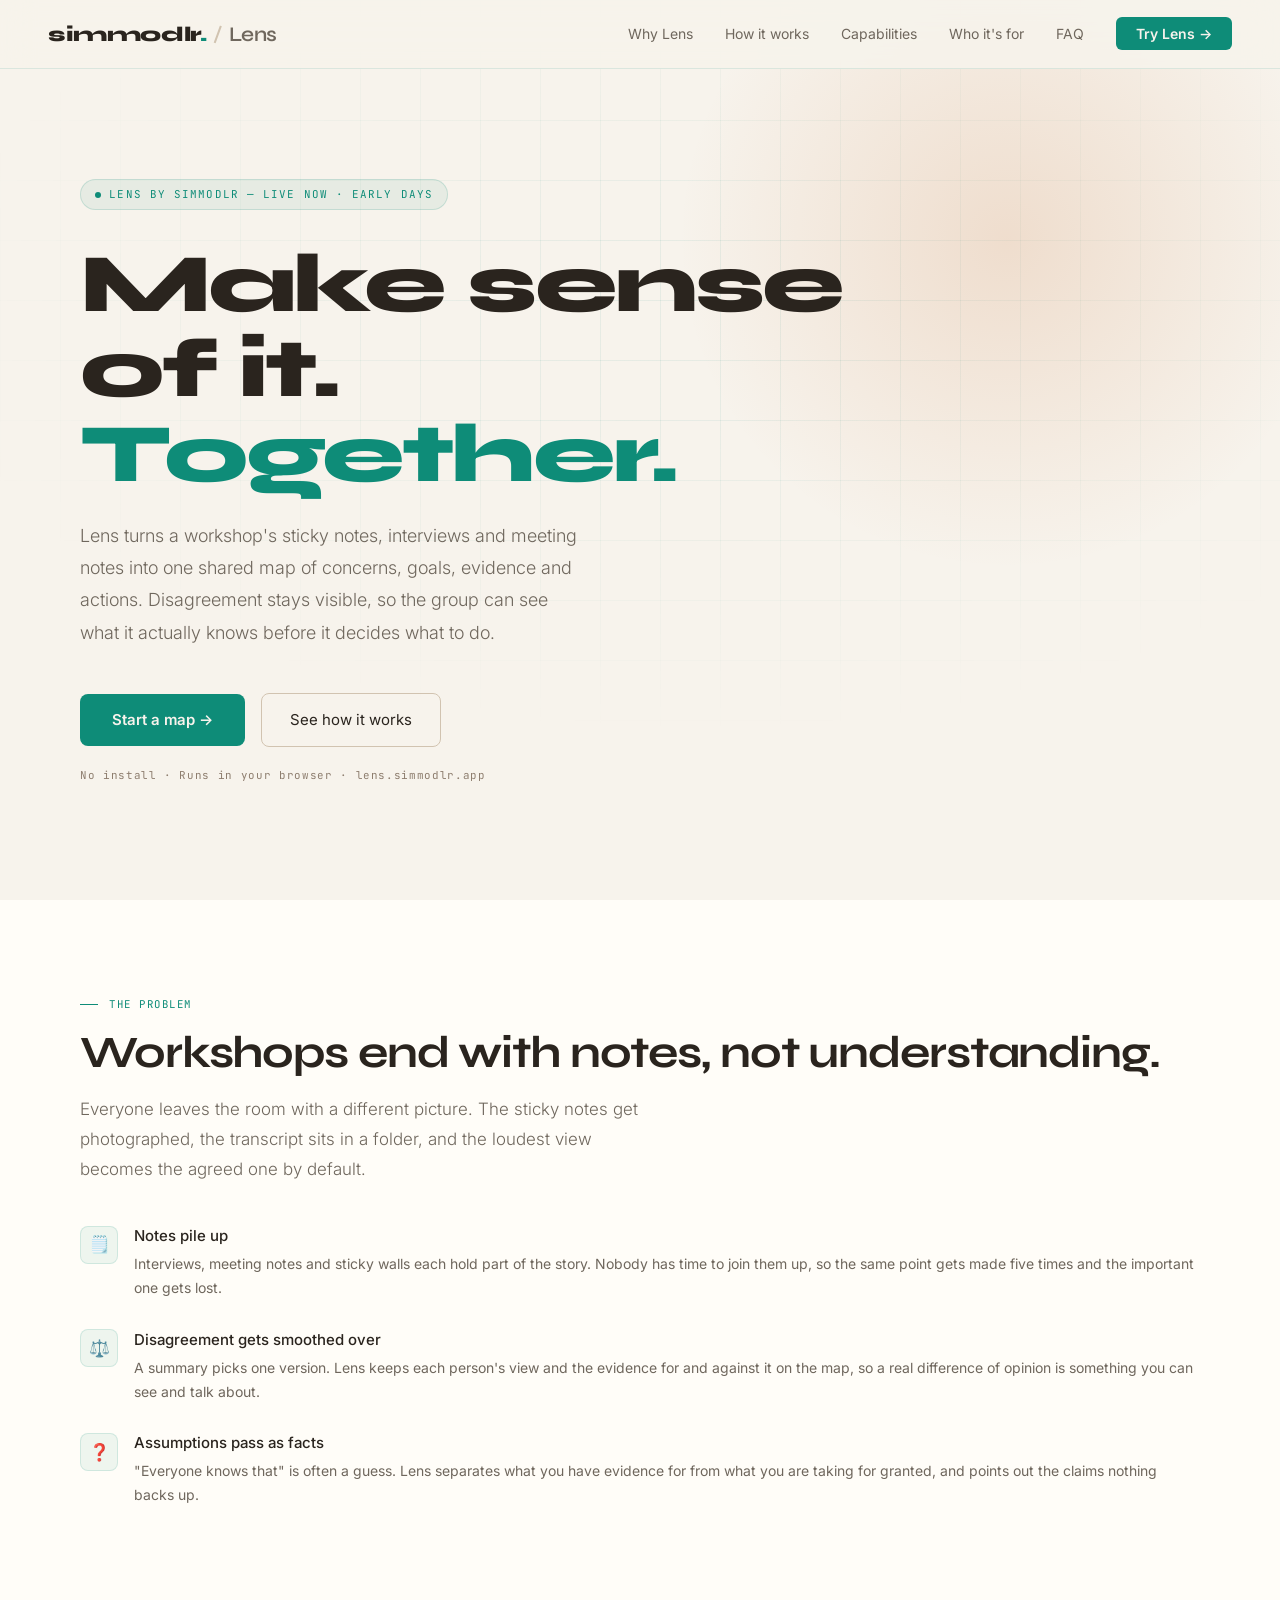
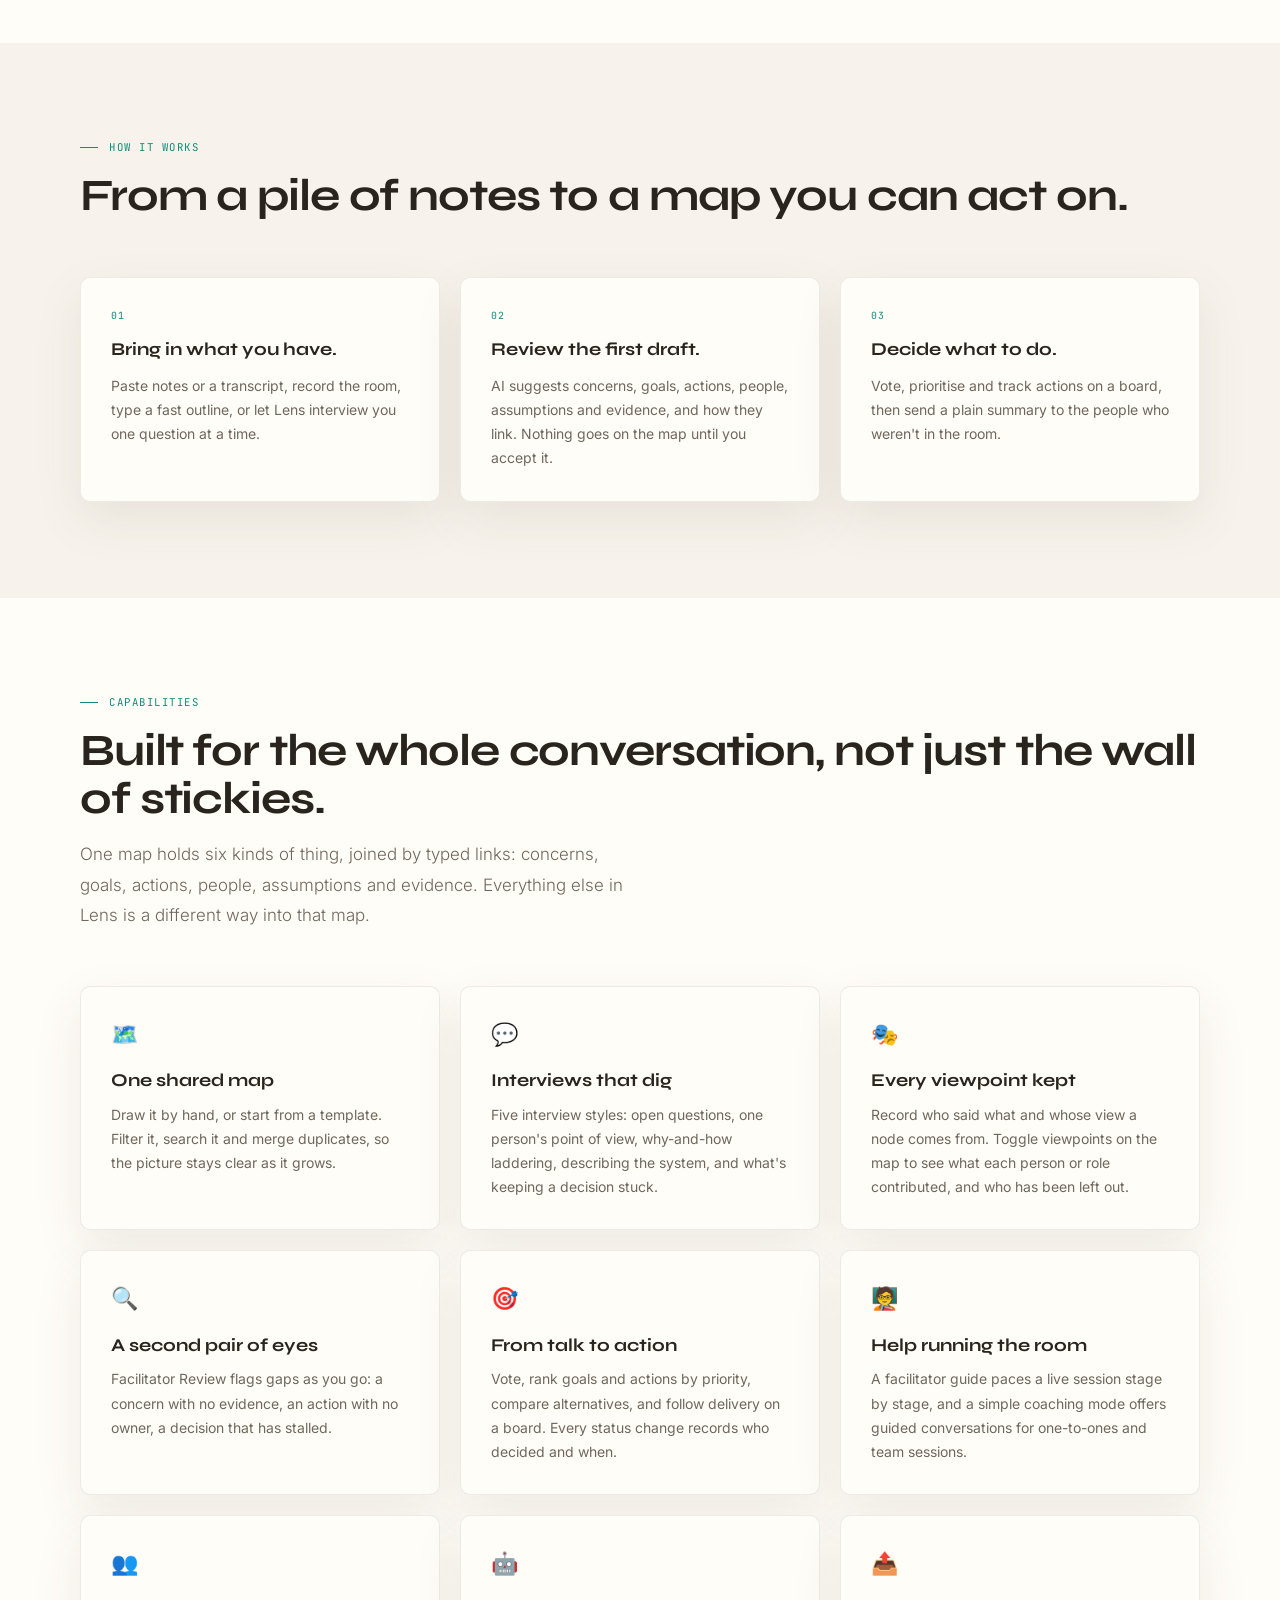
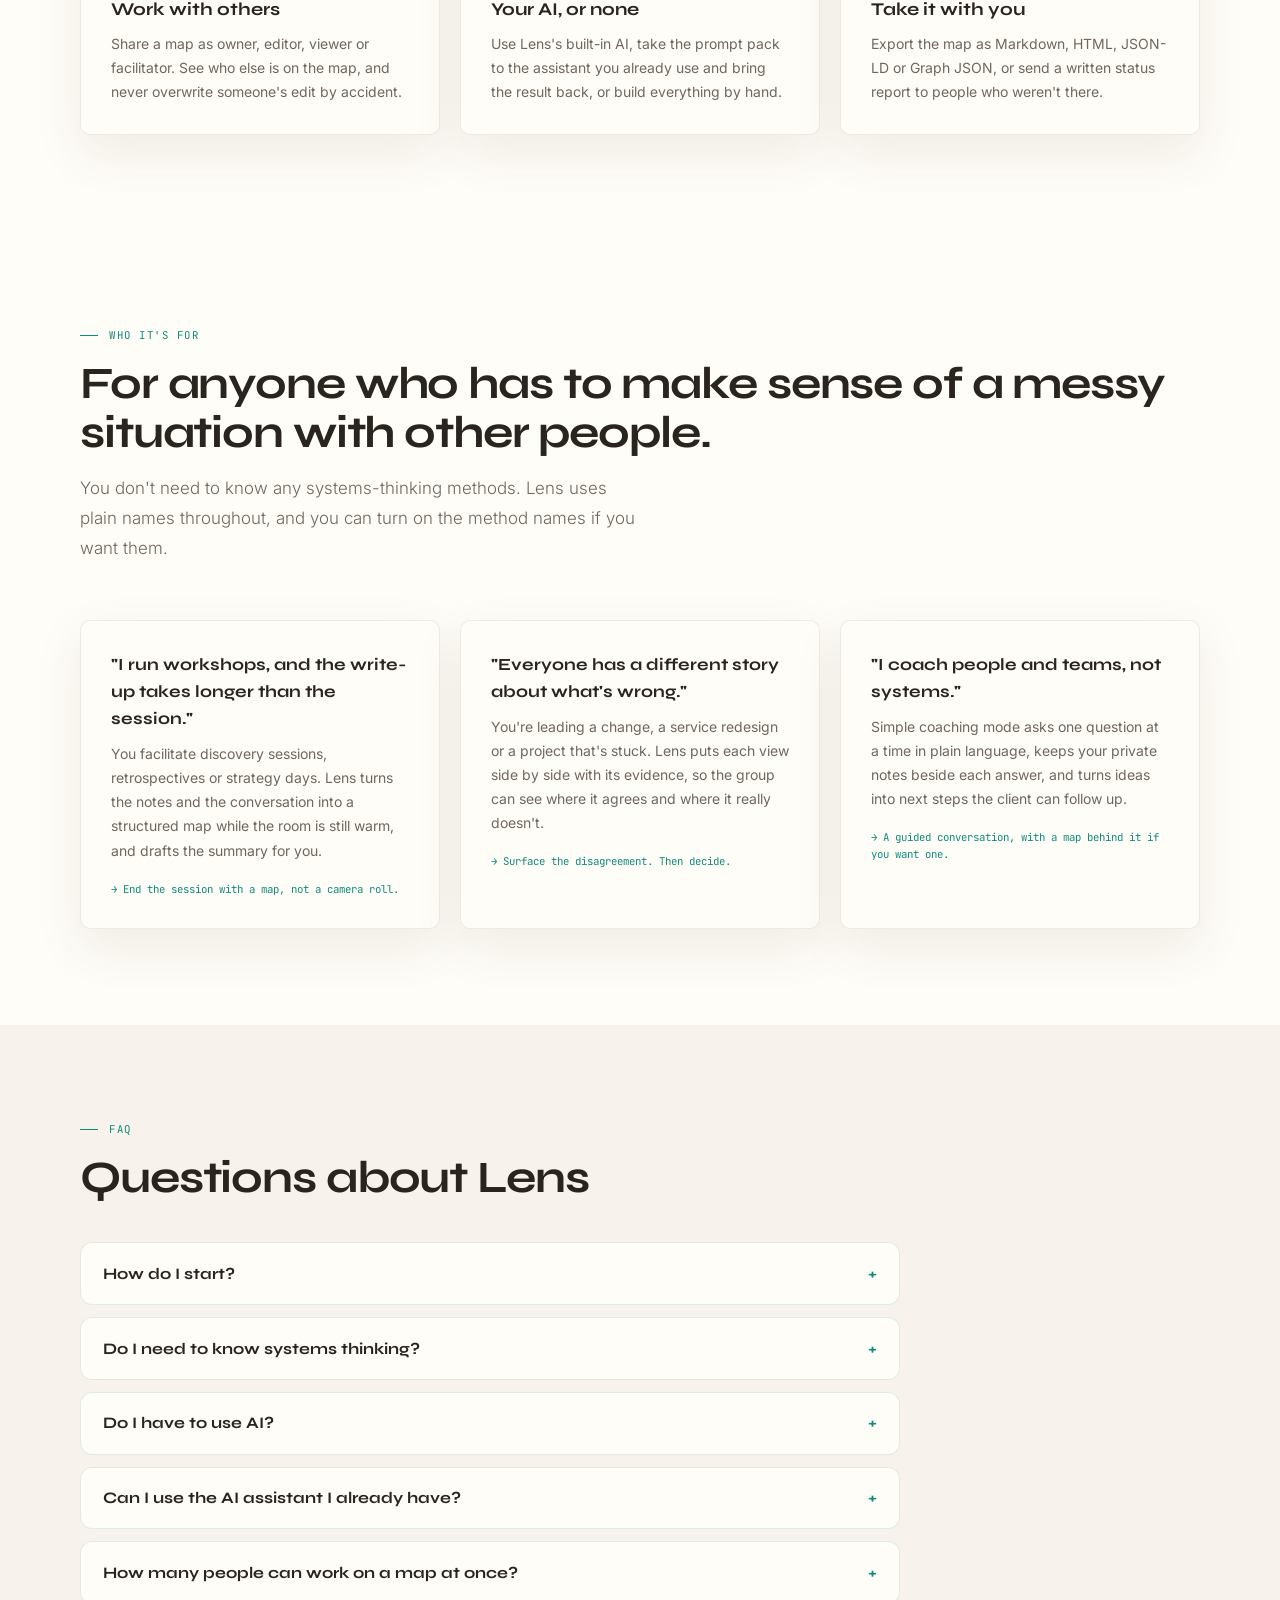
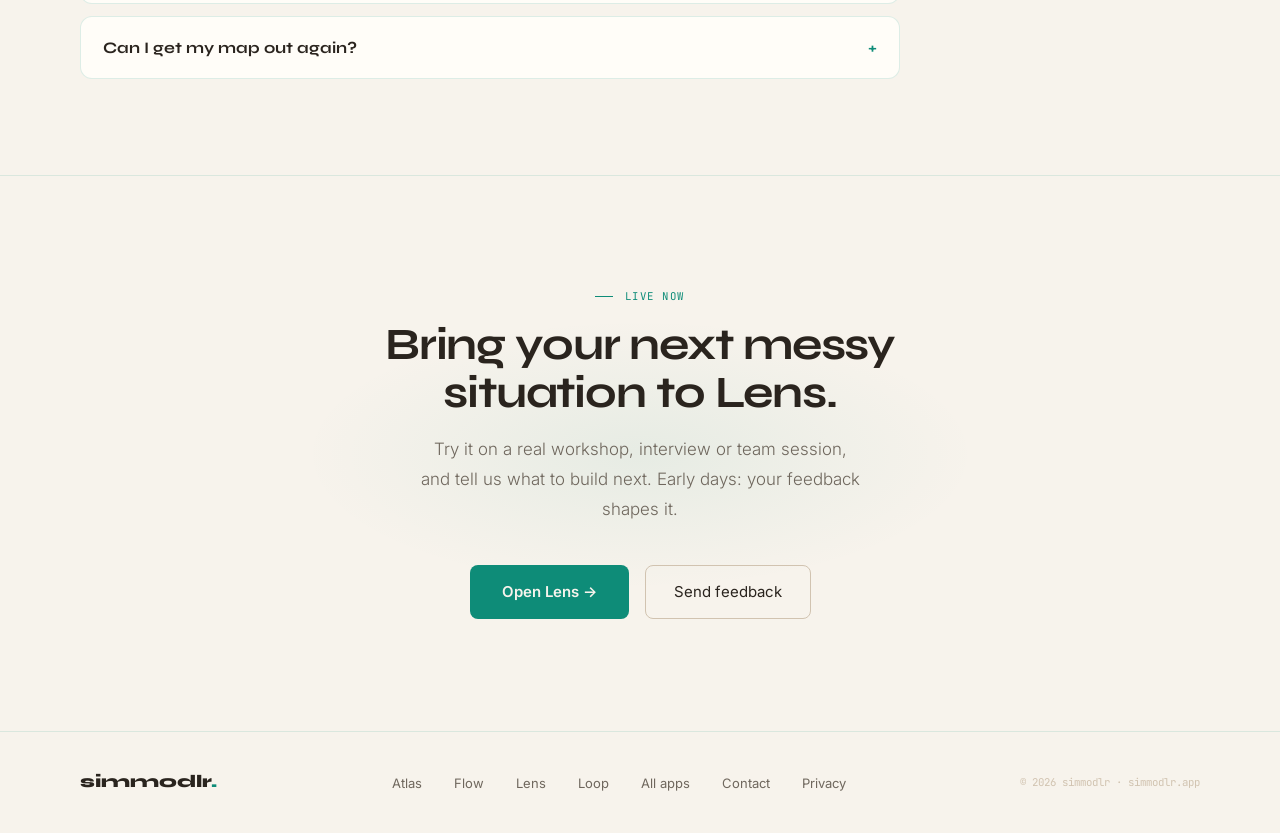
<file: lens/index.html>
<!DOCTYPE html>
<html lang="en">
<head>
<meta charset="UTF-8">
<meta name="viewport" content="width=device-width, initial-scale=1.0">
<title>Lens by simmodlr: make sense of a messy situation, together</title>
<meta name="description" content="Lens turns a workshop's sticky notes, interviews and meeting notes into one shared map of concerns, goals, evidence and actions, with disagreement kept visible. Live now: early days, feedback wanted.">
<meta property="og:title" content="Lens by simmodlr: make sense of a messy situation, together">
<link rel="icon" type="image/svg+xml" href="/favicon.svg">
<link href="https://fonts.googleapis.com/css2?family=Syne:wght@400;500;600;700;800&family=Inter:wght@300;400;500;600&family=JetBrains+Mono:wght@400;500&display=swap" rel="stylesheet">
<link rel="stylesheet" href="/assets/site.css">
</head>
<body>

<!-- NAV (shared: brand links to the family page) -->
<nav>
  <a href="/" class="nav-brand">simmodlr<span>.</span><span class="nav-app">Lens</span></a>
  <ul class="nav-links">
    <li><a href="#problem">Why Lens</a></li>
    <li><a href="#how">How it works</a></li>
    <li><a href="#features">Capabilities</a></li>
    <li><a href="#for-who">Who it's for</a></li>
    <li><a href="#faq">FAQ</a></li>
    <li><a href="https://lens.simmodlr.app/" class="nav-btn">Try Lens →</a></li>
  </ul>
</nav>

<!-- HERO -->
<section class="hero">
  <div class="hero-grid"></div>
  <div class="hero-orb"></div>
  <div class="hero-inner">
    <div class="hero-badge"><div class="badge-pulse"></div>Lens by simmodlr — Live now · Early days</div>
    <h1 class="hero-h1">Make sense of it.<br><span class="teal">Together.</span></h1>
    <p class="hero-sub">Lens turns a workshop's sticky notes, interviews and meeting notes into one shared map of concerns, goals, evidence and actions. Disagreement stays visible, so the group can see what it actually knows before it decides what to do.</p>
    <div class="hero-ctas">
      <a href="https://lens.simmodlr.app/" class="btn-primary">Start a map →</a>
      <a href="#how" class="btn-ghost">See how it works</a>
    </div>
    <p class="hero-note">No install · Runs in your browser · lens.simmodlr.app</p>
  </div>
</section>

<!-- PROBLEM -->
<section class="problem" id="problem">
  <div class="section-inner">
    <div class="section-tag">The problem</div>
    <h2 class="section-h2">Workshops end with notes, not understanding.</h2>
    <p class="section-body">Everyone leaves the room with a different picture. The sticky notes get photographed, the transcript sits in a folder, and the loudest view becomes the agreed one by default.</p>
    <ul class="problem-points reveal" style="margin:2.5rem 0">
      <li class="problem-point">
        <div class="pp-icon">🗒️</div>
        <div>
          <div class="pp-title">Notes pile up</div>
          <p class="pp-body">Interviews, meeting notes and sticky walls each hold part of the story. Nobody has time to join them up, so the same point gets made five times and the important one gets lost.</p>
        </div>
      </li>
      <li class="problem-point">
        <div class="pp-icon">⚖️</div>
        <div>
          <div class="pp-title">Disagreement gets smoothed over</div>
          <p class="pp-body">A summary picks one version. Lens keeps each person's view and the evidence for and against it on the map, so a real difference of opinion is something you can see and talk about.</p>
        </div>
      </li>
      <li class="problem-point">
        <div class="pp-icon">❓</div>
        <div>
          <div class="pp-title">Assumptions pass as facts</div>
          <p class="pp-body">"Everyone knows that" is often a guess. Lens separates what you have evidence for from what you are taking for granted, and points out the claims nothing backs up.</p>
        </div>
      </li>
    </ul>
  </div>
</section>

<!-- HOW IT WORKS -->
<section class="how" id="how">
  <div class="section-inner">
    <div class="section-tag">How it works</div>
    <h2 class="section-h2">From a pile of notes to a map you can act on.</h2>
    <div class="open-grid reveal">
      <div class="open-card">
        <span class="shot-step">01</span>
        <h3 class="open-title">Bring in what you have.</h3>
        <p class="open-body">Paste notes or a transcript, record the room, type a fast outline, or let Lens interview you one question at a time.</p>
      </div>
      <div class="open-card">
        <span class="shot-step">02</span>
        <h3 class="open-title">Review the first draft.</h3>
        <p class="open-body">AI suggests concerns, goals, actions, people, assumptions and evidence, and how they link. Nothing goes on the map until you accept it.</p>
      </div>
      <div class="open-card">
        <span class="shot-step">03</span>
        <h3 class="open-title">Decide what to do.</h3>
        <p class="open-body">Vote, prioritise and track actions on a board, then send a plain summary to the people who weren't in the room.</p>
      </div>
    </div>
  </div>
</section>

<!-- FEATURES -->
<section class="features" id="features">
  <div class="section-inner">
    <div class="section-tag">Capabilities</div>
    <h2 class="section-h2">Built for the whole conversation, not just the wall of stickies.</h2>
    <p class="section-body">One map holds six kinds of thing, joined by typed links: concerns, goals, actions, people, assumptions and evidence. Everything else in Lens is a different way into that map.</p>
    <div class="feat-grid reveal">
      <div class="feat-card"><span class="feat-icon">🗺️</span><h3 class="feat-title">One shared map</h3><p class="feat-body">Draw it by hand, or start from a template. Filter it, search it and merge duplicates, so the picture stays clear as it grows.</p></div>
      <div class="feat-card"><span class="feat-icon">💬</span><h3 class="feat-title">Interviews that dig</h3><p class="feat-body">Five interview styles: open questions, one person's point of view, why-and-how laddering, describing the system, and what's keeping a decision stuck.</p></div>
      <div class="feat-card"><span class="feat-icon">🎭</span><h3 class="feat-title">Every viewpoint kept</h3><p class="feat-body">Record who said what and whose view a node comes from. Toggle viewpoints on the map to see what each person or role contributed, and who has been left out.</p></div>
      <div class="feat-card"><span class="feat-icon">🔍</span><h3 class="feat-title">A second pair of eyes</h3><p class="feat-body">Facilitator Review flags gaps as you go: a concern with no evidence, an action with no owner, a decision that has stalled.</p></div>
      <div class="feat-card"><span class="feat-icon">🎯</span><h3 class="feat-title">From talk to action</h3><p class="feat-body">Vote, rank goals and actions by priority, compare alternatives, and follow delivery on a board. Every status change records who decided and when.</p></div>
      <div class="feat-card"><span class="feat-icon">🧑‍🏫</span><h3 class="feat-title">Help running the room</h3><p class="feat-body">A facilitator guide paces a live session stage by stage, and a simple coaching mode offers guided conversations for one-to-ones and team sessions.</p></div>
      <div class="feat-card"><span class="feat-icon">👥</span><h3 class="feat-title">Work with others</h3><p class="feat-body">Share a map as owner, editor, viewer or facilitator. See who else is on the map, and never overwrite someone's edit by accident.</p></div>
      <div class="feat-card"><span class="feat-icon">🤖</span><h3 class="feat-title">Your AI, or none</h3><p class="feat-body">Use Lens's built-in AI, take the prompt pack to the assistant you already use and bring the result back, or build everything by hand.</p></div>
      <div class="feat-card"><span class="feat-icon">📤</span><h3 class="feat-title">Take it with you</h3><p class="feat-body">Export the map as Markdown, HTML, JSON-LD or Graph JSON, or send a written status report to people who weren't there.</p></div>
    </div>
  </div>
</section>

<!-- WHO IT'S FOR -->
<section class="audiences" id="for-who">
  <div class="section-inner">
    <div class="section-tag">Who it's for</div>
    <h2 class="section-h2">For anyone who has to make sense of a messy situation with other people.</h2>
    <p class="section-body">You don't need to know any systems-thinking methods. Lens uses plain names throughout, and you can turn on the method names if you want them.</p>
    <div class="aud-grid reveal">
      <div class="aud-card">
        <h3 class="aud-role">"I run workshops, and the write-up takes longer than the session."</h3>
        <p class="aud-body">You facilitate discovery sessions, retrospectives or strategy days. Lens turns the notes and the conversation into a structured map while the room is still warm, and drafts the summary for you.</p>
        <div class="aud-use">→ End the session with a map, not a camera roll.</div>
      </div>
      <div class="aud-card">
        <h3 class="aud-role">"Everyone has a different story about what's wrong."</h3>
        <p class="aud-body">You're leading a change, a service redesign or a project that's stuck. Lens puts each view side by side with its evidence, so the group can see where it agrees and where it really doesn't.</p>
        <div class="aud-use">→ Surface the disagreement. Then decide.</div>
      </div>
      <div class="aud-card">
        <h3 class="aud-role">"I coach people and teams, not systems."</h3>
        <p class="aud-body">Simple coaching mode asks one question at a time in plain language, keeps your private notes beside each answer, and turns ideas into next steps the client can follow up.</p>
        <div class="aud-use">→ A guided conversation, with a map behind it if you want one.</div>
      </div>
    </div>
  </div>
</section>

<!-- FAQ -->
<section class="faq" id="faq">
  <div class="section-inner">
    <div class="section-tag">FAQ</div>
    <h2 class="section-h2">Questions about Lens</h2>
    <div class="faq-list">
      <details class="faq-item"><summary>How do I start?</summary><p>Open <a href="https://lens.simmodlr.app/">lens.simmodlr.app</a>, sign in and create a map, or take the guided tour on a ready-made demo map. Lens is in its early days, so tell us what works and what doesn't at <a href="mailto:support@simmodlr.app?subject=Lens%20feedback">support@simmodlr.app</a>.</p></details>
      <details class="faq-item"><summary>Do I need to know systems thinking?</summary><p>No. Lens is written for facilitators, consultants and team members with no background in formal methods. The interview styles draw on established problem-structuring approaches, but the app uses plain names for them.</p></details>
      <details class="faq-item"><summary>Do I have to use AI?</summary><p>No. Everything can be built by hand. If you do use AI, it only suggests: every suggested item waits for you to accept it, and stays marked until someone confirms it.</p></details>
      <details class="faq-item"><summary>Can I use the AI assistant I already have?</summary><p>Yes. Download the prompt pack, paste it into ChatGPT, Claude, Gemini or similar, have the conversation there, and bring the result back into Lens as a ready-made map.</p></details>
      <details class="faq-item"><summary>How many people can work on a map at once?</summary><p>Lens is designed for a small group working together, such as a workshop or a team, with live presence and editing locks so two people don't change the same thing at once.</p></details>
      <details class="faq-item"><summary>Can I get my map out again?</summary><p>Yes. Export to Markdown, HTML, JSON-LD or Graph JSON at any time. Graph JSON can be imported back into Lens, so nothing is locked in.</p></details>
    </div>
  </div>
</section>

<!-- CTA -->
<section class="cta" id="cta">
  <div class="cta-glow"></div>
  <div style="position:relative">
    <div class="section-tag" style="justify-content:center">Live now</div>
    <h2 class="section-h2">Bring your next messy situation to Lens.</h2>
    <p class="section-body">Try it on a real workshop, interview or team session, and tell us what to build next. Early days: your feedback shapes it.</p>
    <div class="cta-btns">
      <a href="https://lens.simmodlr.app/" class="btn-primary">Open Lens →</a>
      <a href="mailto:support@simmodlr.app?subject=Lens%20feedback" class="btn-ghost">Send feedback</a>
    </div>
  </div>
</section>

<!-- FOOTER (shared) -->
<footer>
  <div class="footer-inner">
    <a href="/" class="footer-brand">simmodlr<span>.</span></a>
    <ul class="footer-links">
      <li><a href="/atlas/">Atlas</a></li>
      <li><a href="/flow/">Flow</a></li>
      <li><a href="/lens/">Lens</a></li>
      <li><a href="/loop/">Loop</a></li>
      <li><a href="/#apps">All apps</a></li>
      <li><a href="mailto:support@simmodlr.app">Contact</a></li>
      <li><a href="/privacy/">Privacy</a></li>
    </ul>
    <div class="footer-copy">© 2026 simmodlr · simmodlr.app</div>
  </div>
</footer>

<script src="/assets/site.js"></script>
</body>
</html>
</file>
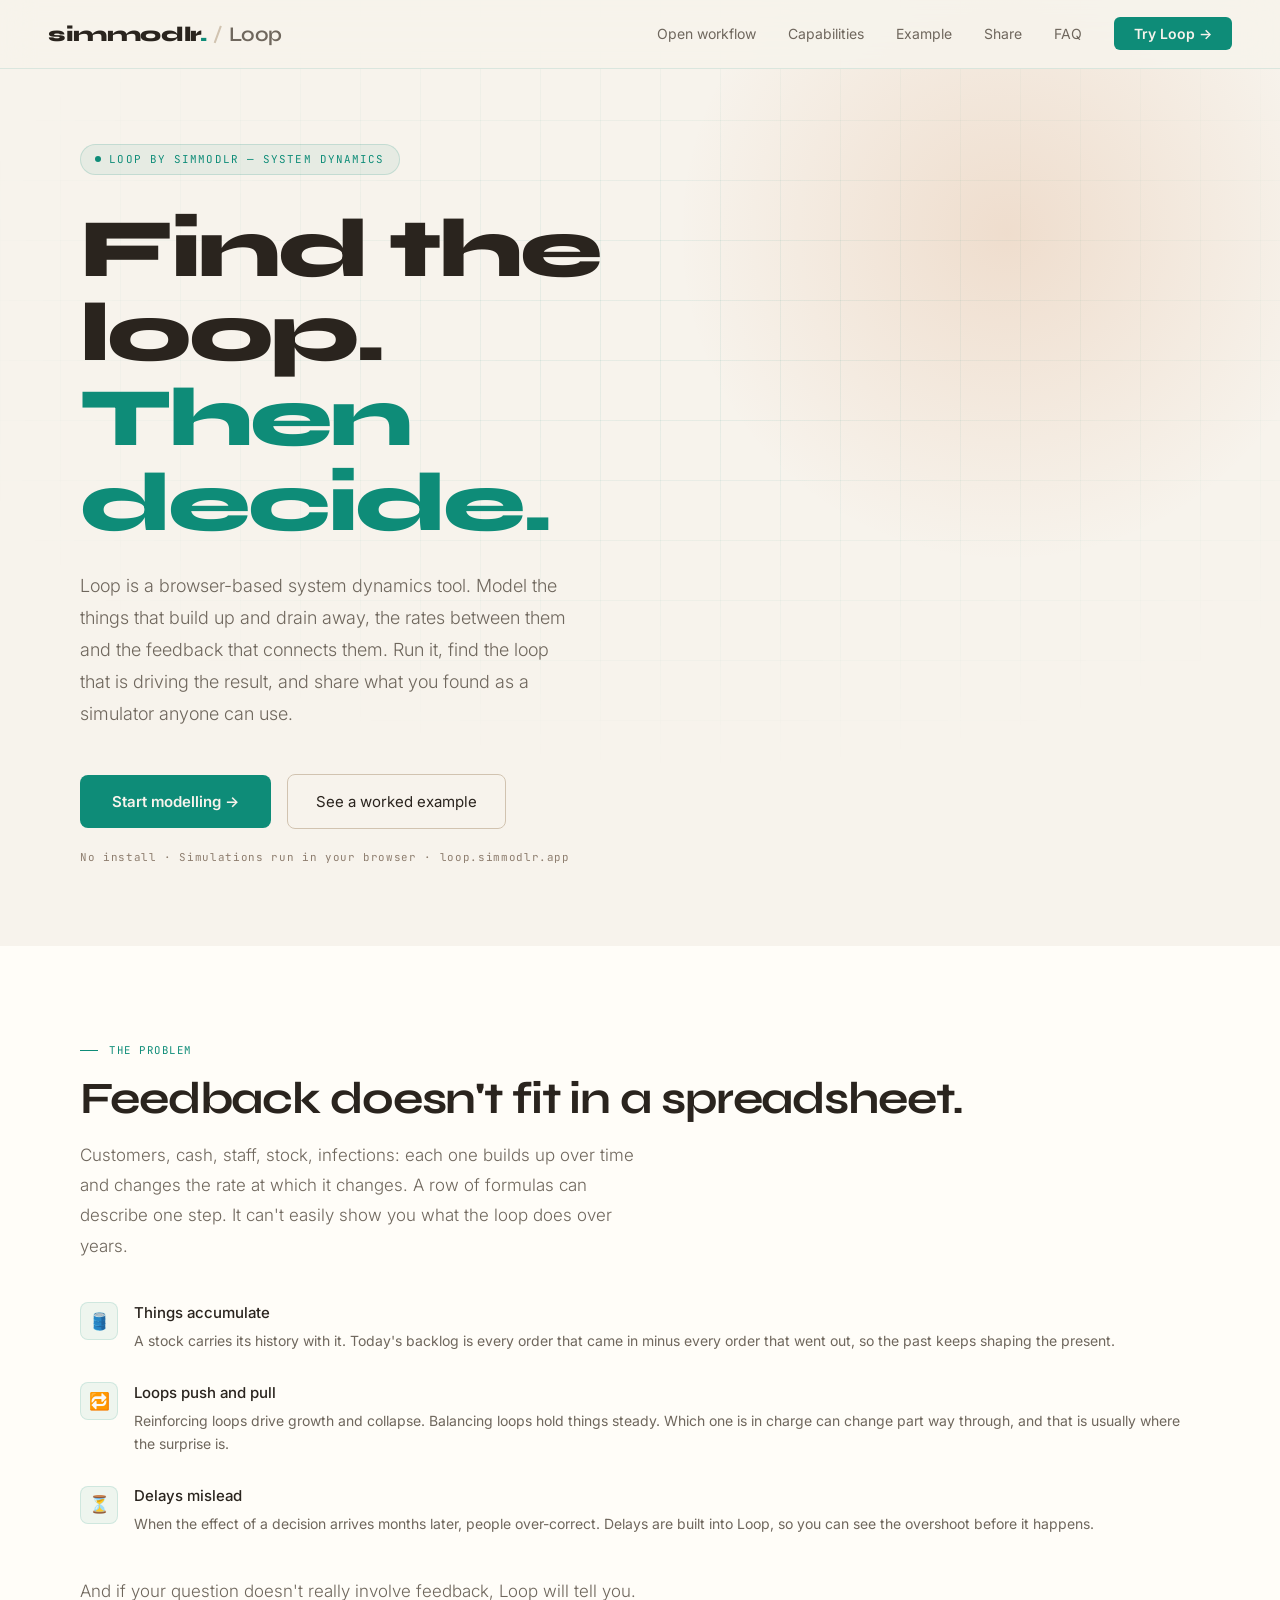
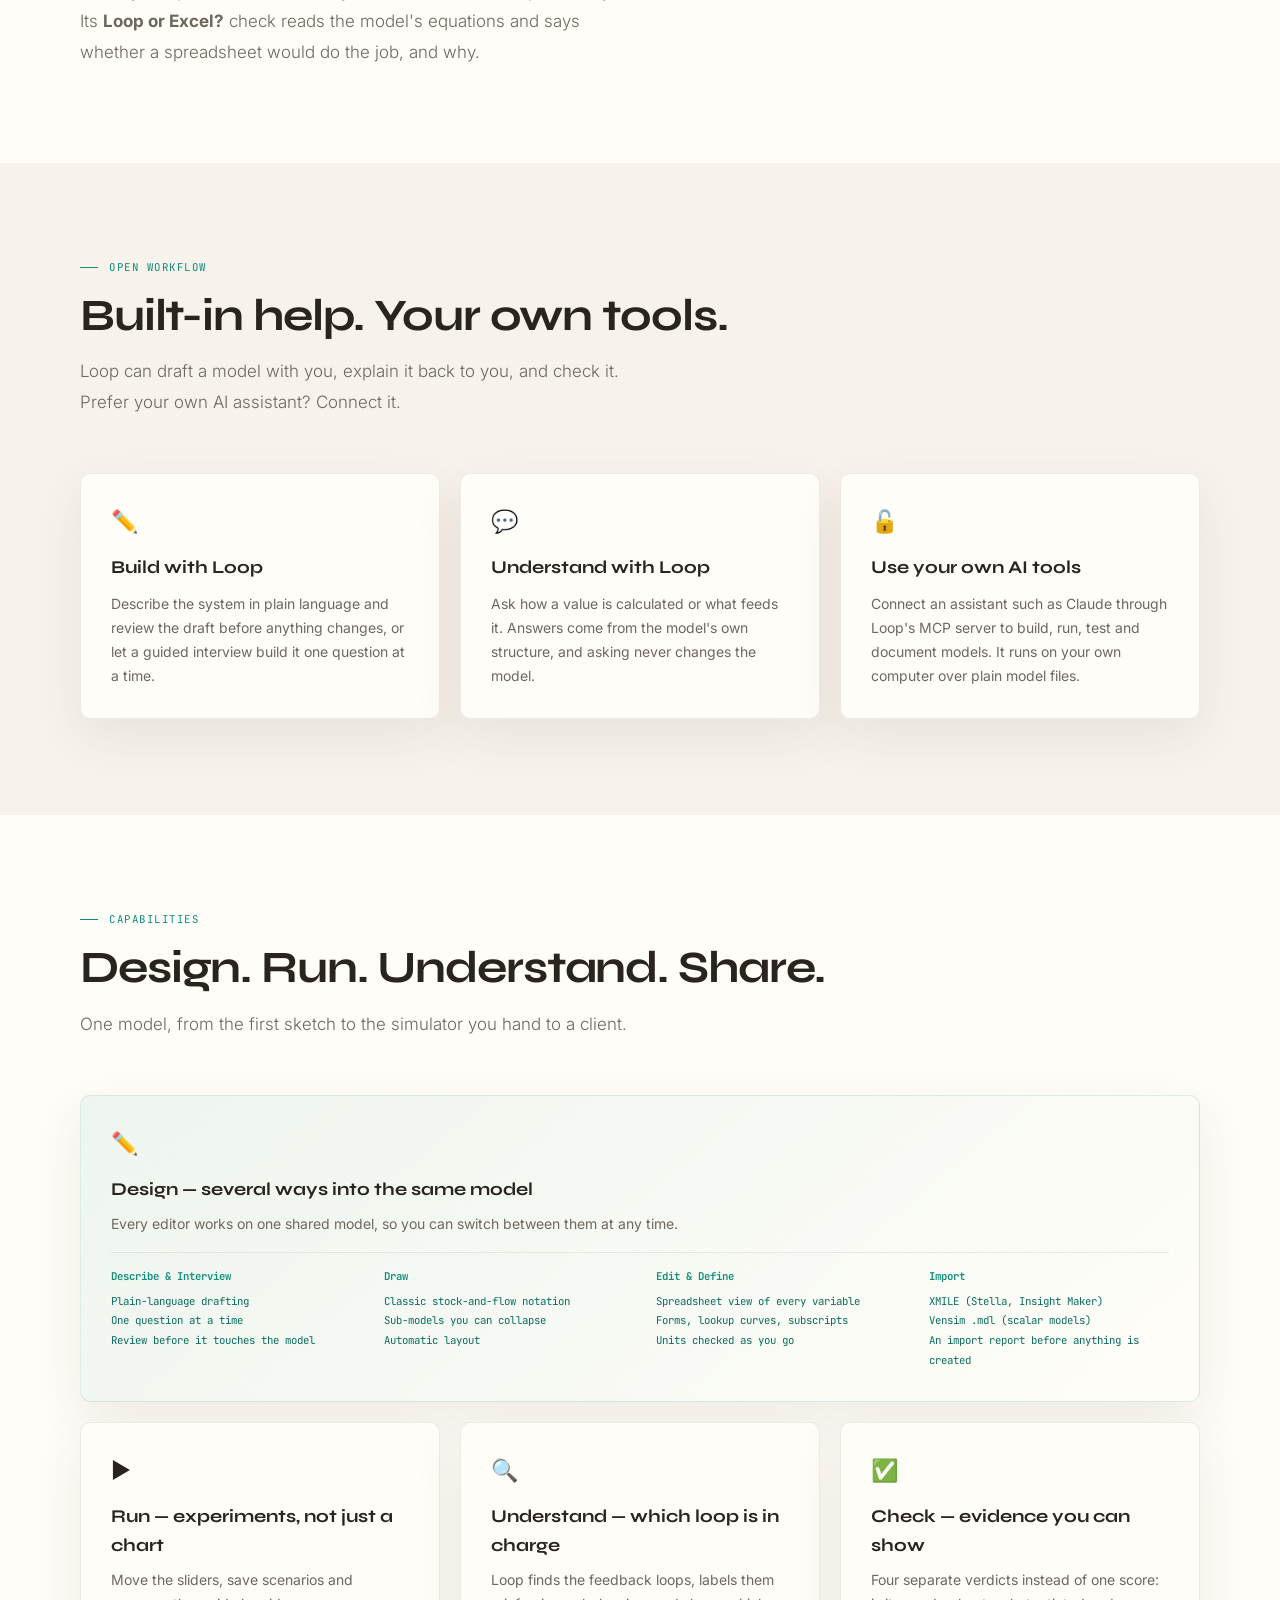
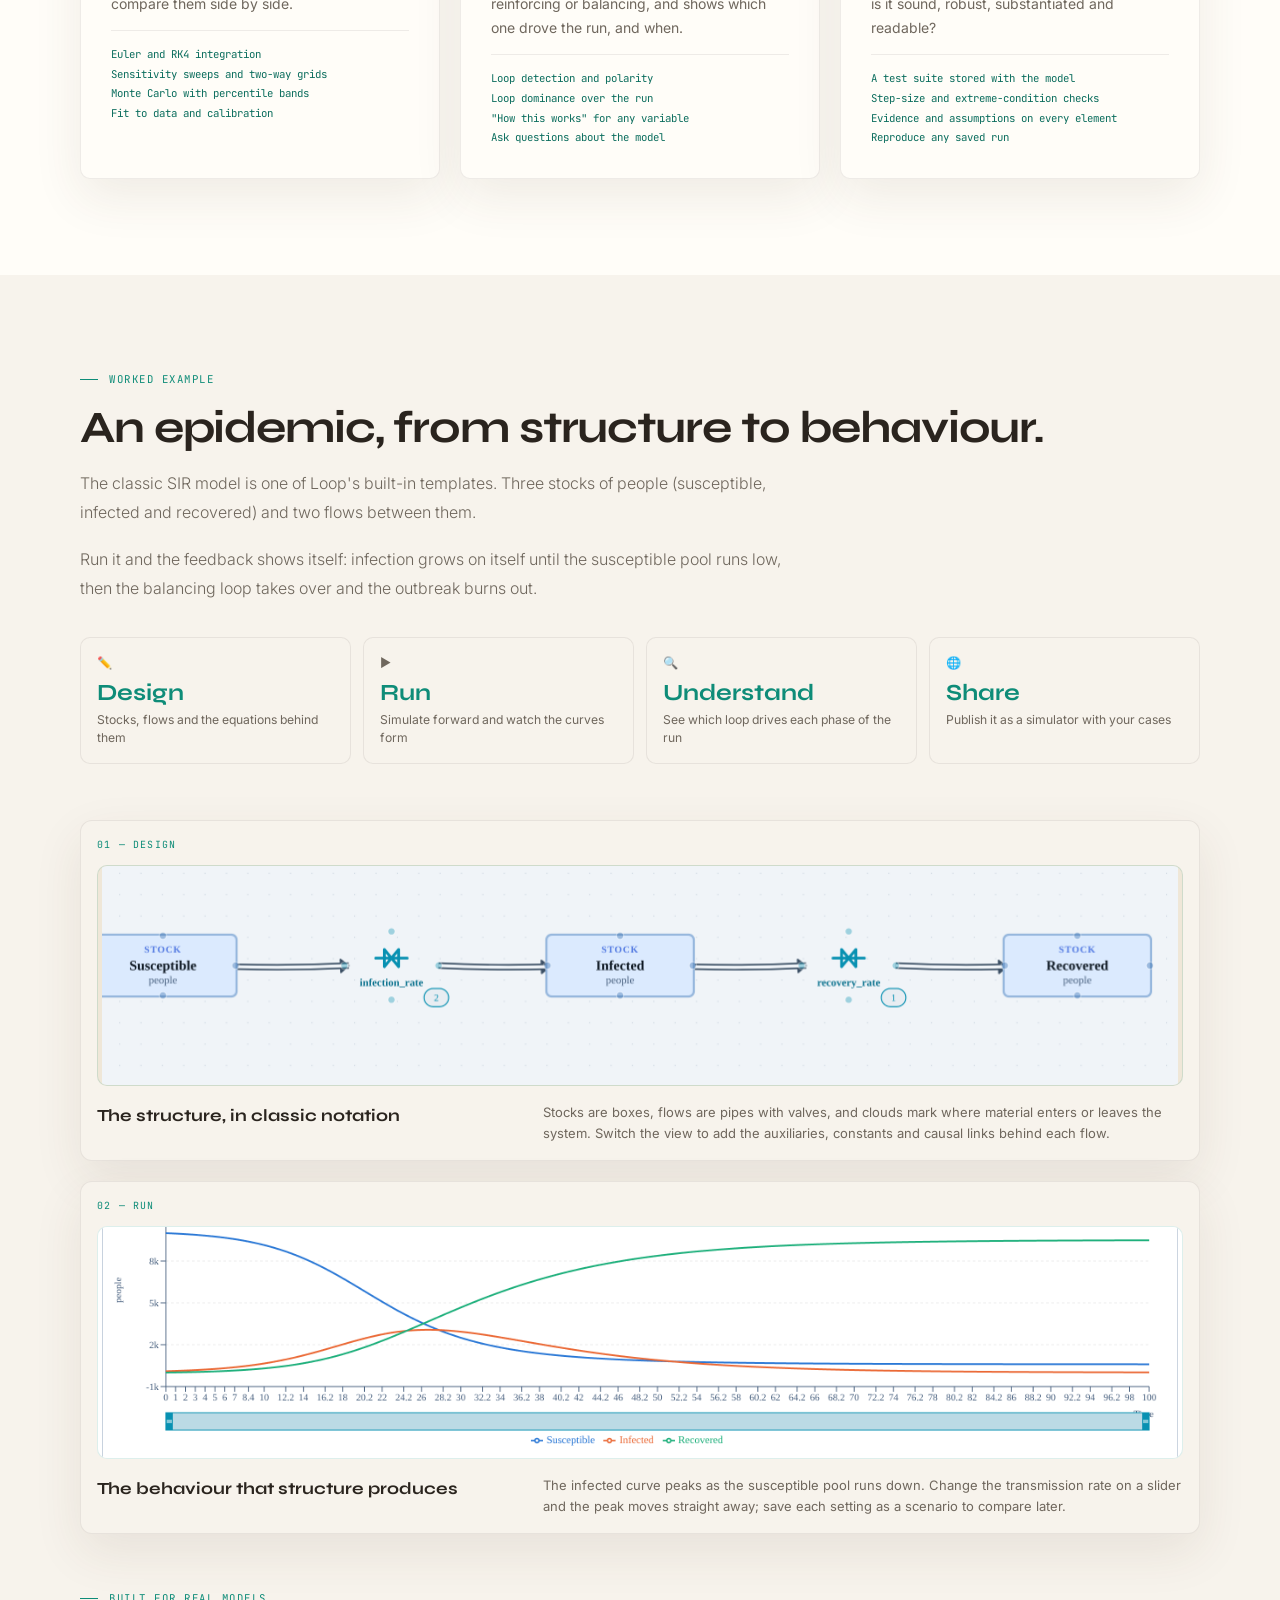
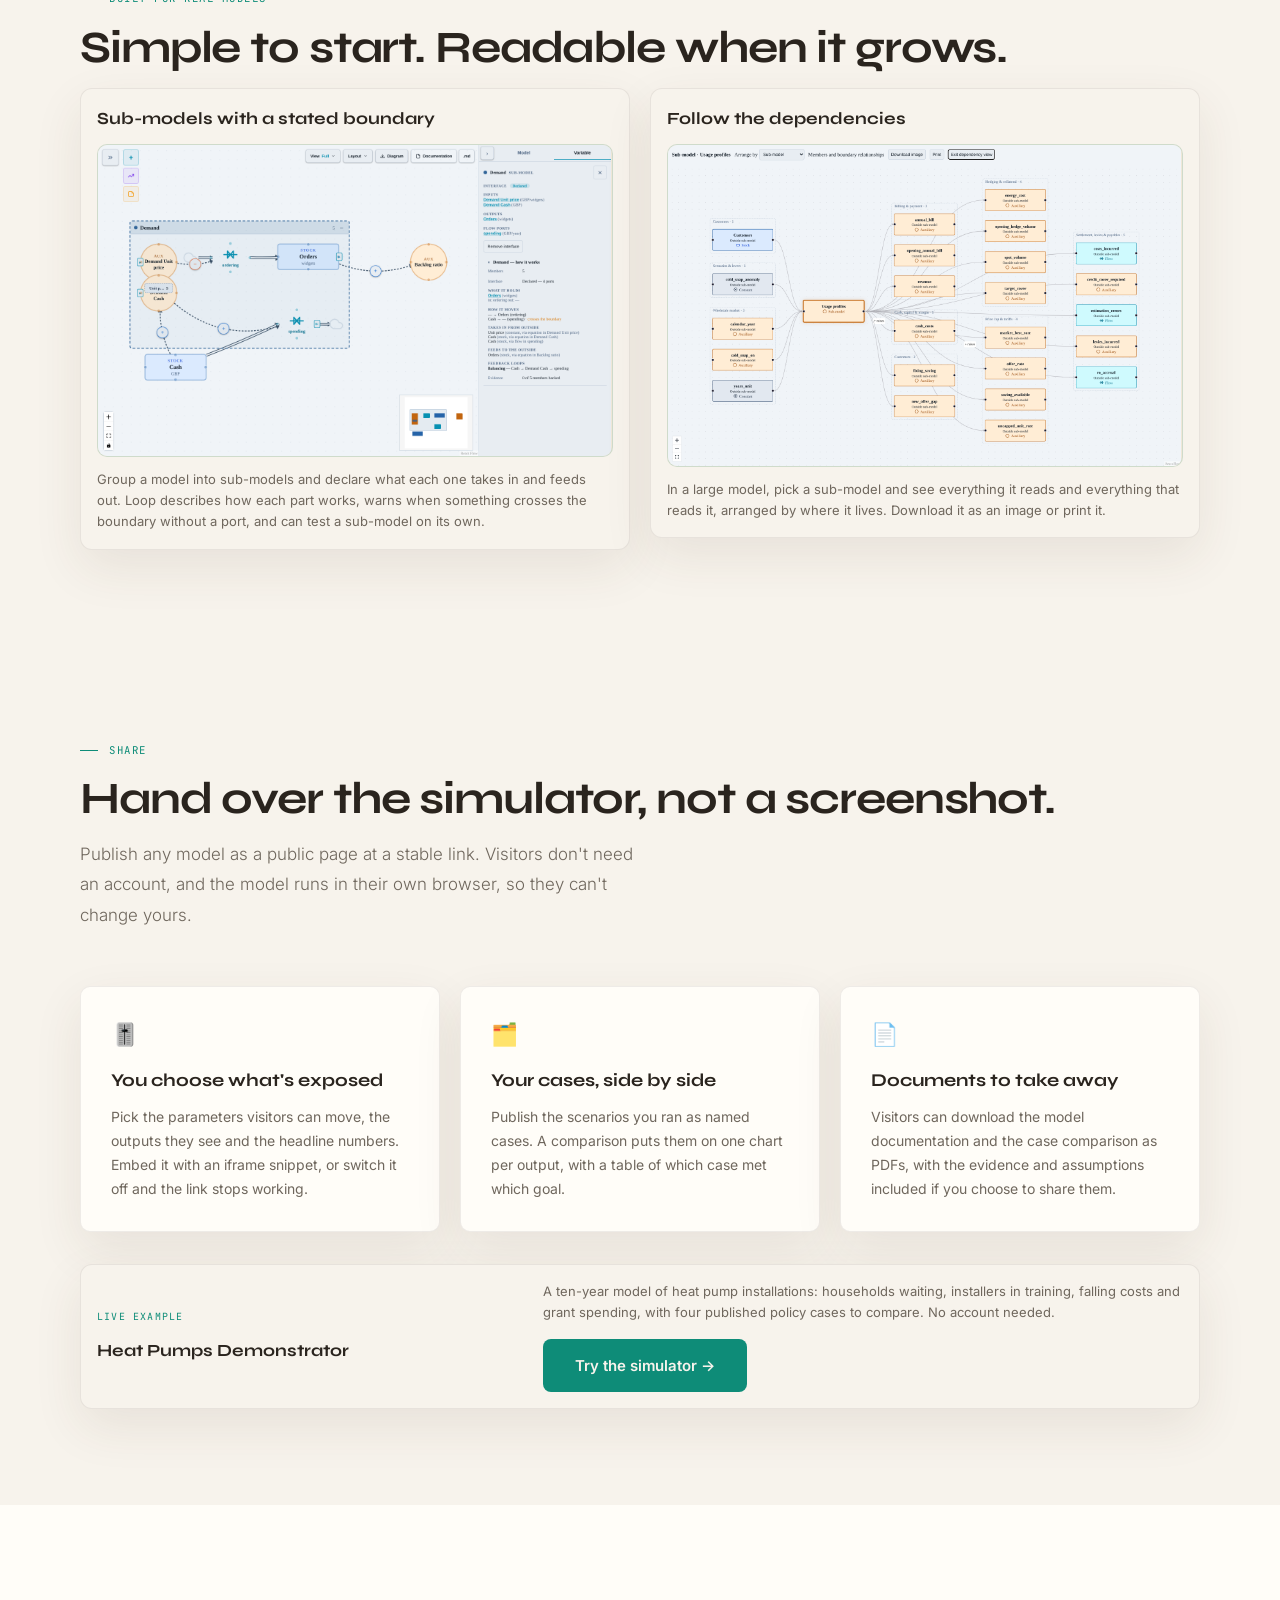
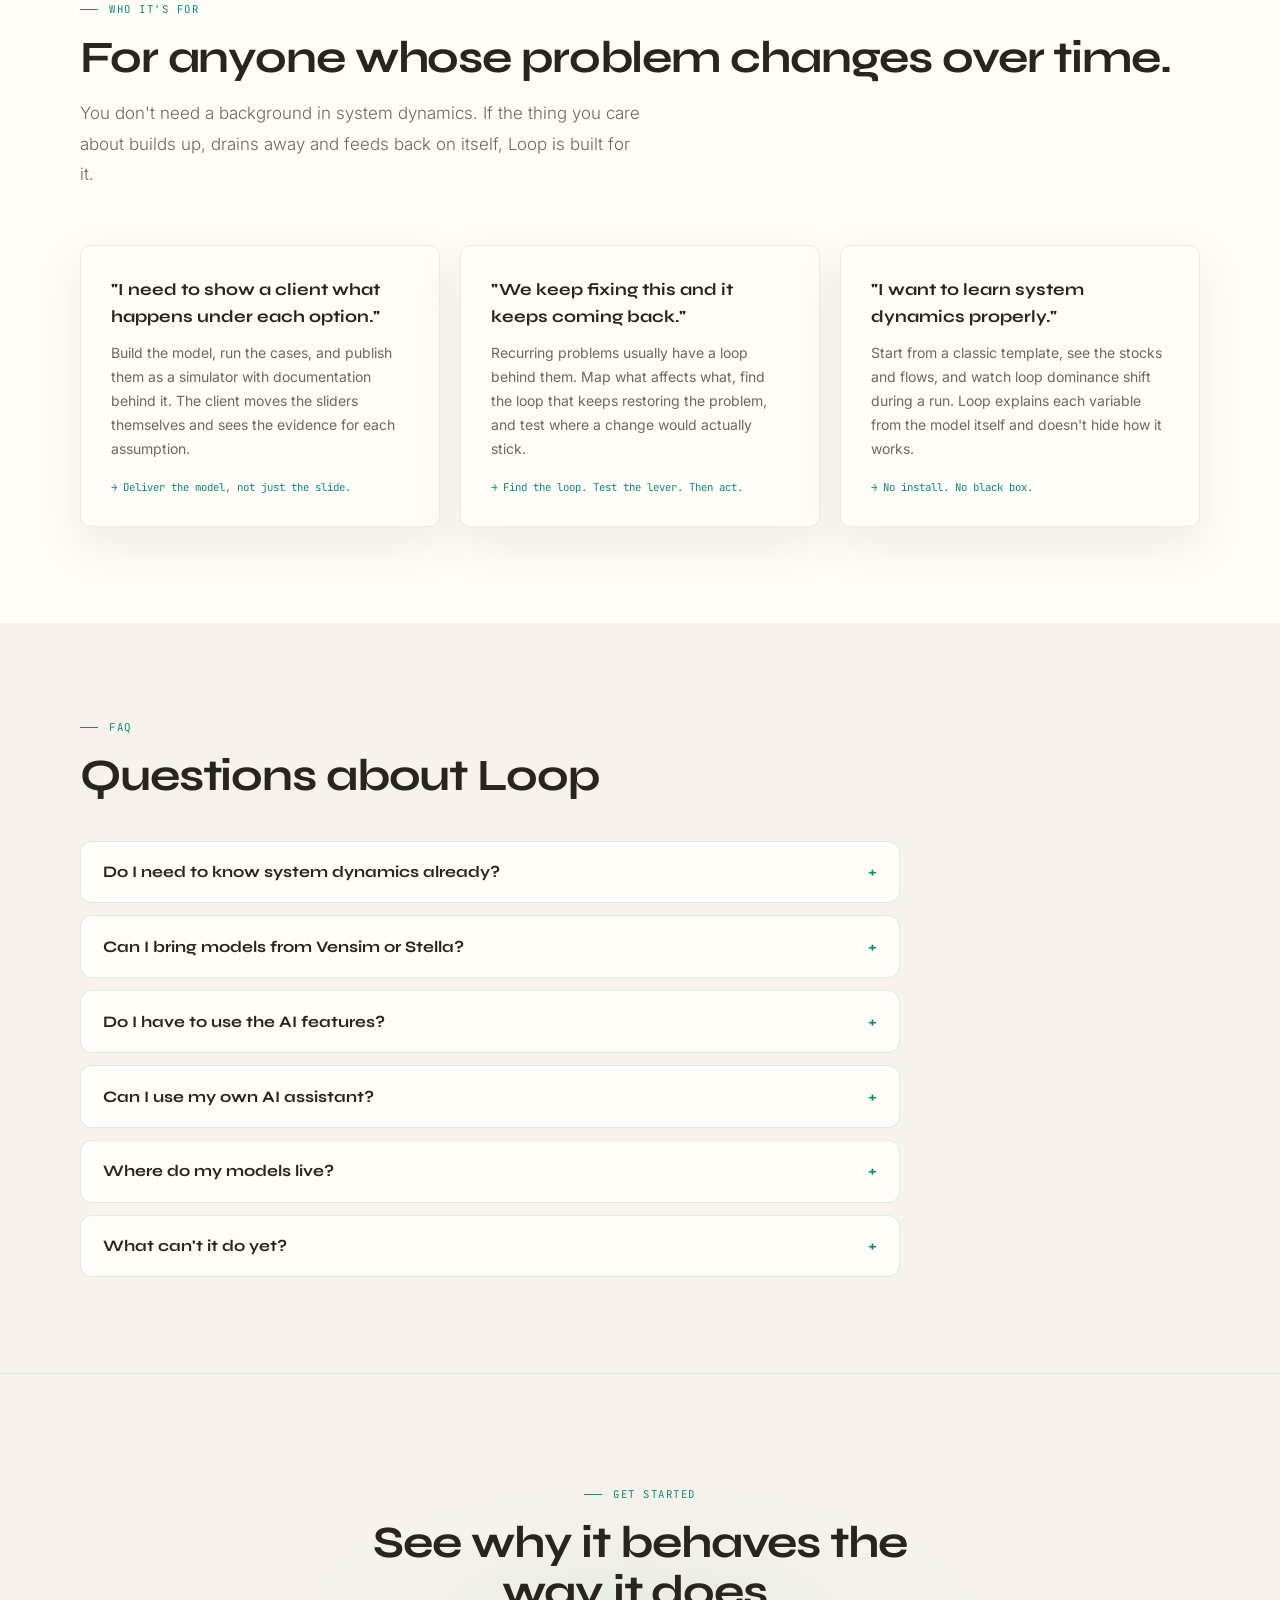
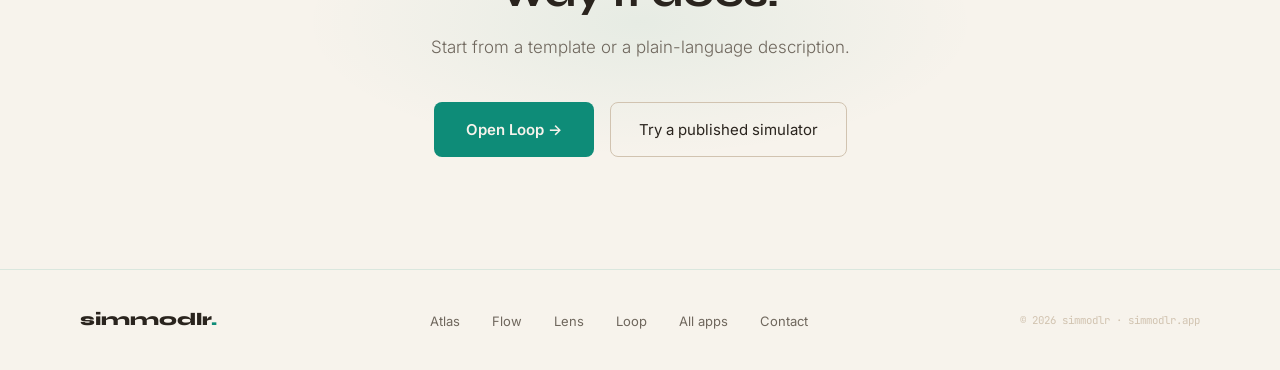
<file: loop/index.html>
<!DOCTYPE html>
<html lang="en">
<head>
<meta charset="UTF-8">
<meta name="viewport" content="width=device-width, initial-scale=1.0">
<title>Loop by simmodlr — System Dynamics in Your Browser</title>
<meta name="description" content="Loop is a browser-based system dynamics tool. Build stock-and-flow models from a description or on the canvas, run them, see which feedback loop drives the behaviour, and share the result as a public simulator.">
<link rel="icon" type="image/svg+xml" href="/favicon.svg">
<link href="https://fonts.googleapis.com/css2?family=Syne:wght@400;500;600;700;800&family=Inter:wght@300;400;500;600&family=JetBrains+Mono:wght@400;500&display=swap" rel="stylesheet">
<link rel="stylesheet" href="/assets/site.css">
</head>
<body>

<!-- NAV (shared: brand links to the family page) -->
<nav>
  <a href="/" class="nav-brand">simmodlr<span>.</span><span class="nav-app">Loop</span></a>
  <ul class="nav-links">
    <li><a href="#how">Open workflow</a></li>
    <li><a href="#features">Capabilities</a></li>
    <li><a href="#example">Example</a></li>
    <li><a href="#share">Share</a></li>
    <li><a href="#faq">FAQ</a></li>
    <li><a href="https://loop.simmodlr.app/" class="nav-btn">Try Loop →</a></li>
  </ul>
</nav>

<!-- HERO -->
<section class="hero">
  <div class="hero-grid"></div>
  <div class="hero-orb"></div>
  <div class="hero-inner">
    <div class="hero-badge"><div class="badge-pulse"></div>Loop by simmodlr — system dynamics</div>
    <h1 class="hero-h1">Find the loop.<br><span class="teal">Then decide.</span></h1>
    <p class="hero-sub">
      Loop is a browser-based system dynamics tool. Model the things that
      build up and drain away, the rates between them and the feedback that
      connects them. Run it, find the loop that is driving the result, and
      share what you found as a simulator anyone can use.
    </p>
    <div class="hero-ctas">
      <a href="https://loop.simmodlr.app/" class="btn-primary">Start modelling →</a>
      <a href="#example" class="btn-ghost">See a worked example</a>
    </div>
    <p class="hero-note">No install · Simulations run in your browser · loop.simmodlr.app</p>
  </div>
</section>

<!-- PROBLEM -->
<section class="problem" id="problem">
  <div class="section-inner">
    <div class="section-tag">The problem</div>
    <h2 class="section-h2">Feedback doesn't fit in a spreadsheet.</h2>
    <p class="section-body">Customers, cash, staff, stock, infections: each one builds up over time and changes the rate at which it changes. A row of formulas can describe one step. It can't easily show you what the loop does over years.</p>
    <ul class="problem-points reveal" style="margin:2.5rem 0">
      <li class="problem-point">
        <div class="pp-icon">🛢️</div>
        <div>
          <div class="pp-title">Things accumulate</div>
          <p class="pp-body">A stock carries its history with it. Today's backlog is every order that came in minus every order that went out, so the past keeps shaping the present.</p>
        </div>
      </li>
      <li class="problem-point">
        <div class="pp-icon">🔁</div>
        <div>
          <div class="pp-title">Loops push and pull</div>
          <p class="pp-body">Reinforcing loops drive growth and collapse. Balancing loops hold things steady. Which one is in charge can change part way through, and that is usually where the surprise is.</p>
        </div>
      </li>
      <li class="problem-point">
        <div class="pp-icon">⏳</div>
        <div>
          <div class="pp-title">Delays mislead</div>
          <p class="pp-body">When the effect of a decision arrives months later, people over-correct. Delays are built into Loop, so you can see the overshoot before it happens.</p>
        </div>
      </li>
    </ul>
    <p class="section-body">And if your question doesn't really involve feedback, Loop will tell you. Its <strong>Loop or Excel?</strong> check reads the model's equations and says whether a spreadsheet would do the job, and why.</p>
  </div>
</section>

<!-- OPEN WORKFLOW -->
<section class="how" id="how">
  <div class="section-inner">
    <div class="section-tag">Open workflow</div>
    <h2 class="section-h2">Built-in help. Your own tools.</h2>
    <p class="section-body">Loop can draft a model with you, explain it back to you, and check it. Prefer your own AI assistant? Connect it.</p>
    <div class="open-grid reveal">
      <div class="open-card">
        <span class="open-icon">✏️</span>
        <h3 class="open-title">Build with Loop</h3>
        <p class="open-body">Describe the system in plain language and review the draft before anything changes, or let a guided interview build it one question at a time.</p>
      </div>
      <div class="open-card">
        <span class="open-icon">💬</span>
        <h3 class="open-title">Understand with Loop</h3>
        <p class="open-body">Ask how a value is calculated or what feeds it. Answers come from the model's own structure, and asking never changes the model.</p>
      </div>
      <div class="open-card">
        <span class="open-icon">🔓</span>
        <h3 class="open-title">Use your own AI tools</h3>
        <p class="open-body">Connect an assistant such as Claude through Loop's MCP server to build, run, test and document models. It runs on your own computer over plain model files.</p>
      </div>
    </div>
  </div>
</section>

<!-- FEATURES -->
<section class="features" id="features">
  <div class="section-inner">
    <div class="section-tag">Capabilities</div>
    <h2 class="section-h2">Design. Run. Understand. Share.</h2>
    <p class="section-body">One model, from the first sketch to the simulator you hand to a client.</p>
    <div class="feat-grid reveal">
      <div class="feat-card primary" style="grid-column: 1 / -1;">
        <span class="feat-icon">✏️</span>
        <h3 class="feat-title">Design — several ways into the same model</h3>
        <p class="feat-body">Every editor works on one shared model, so you can switch between them at any time.</p>
        <div class="feat-detail feat-detail-grid" style="display:grid; grid-template-columns:repeat(4,minmax(0,1fr)); gap: 2rem; margin-top: 1rem;">
          <div>
            <div style="color: var(--teal); font-weight: 600; margin-bottom: 0.3rem;">Describe &amp; Interview</div>
            Plain-language drafting<br>
            One question at a time<br>
            Review before it touches the model
          </div>
          <div>
            <div style="color: var(--teal); font-weight: 600; margin-bottom: 0.3rem;">Draw</div>
            Classic stock-and-flow notation<br>
            Sub-models you can collapse<br>
            Automatic layout
          </div>
          <div>
            <div style="color: var(--teal); font-weight: 600; margin-bottom: 0.3rem;">Edit &amp; Define</div>
            Spreadsheet view of every variable<br>
            Forms, lookup curves, subscripts<br>
            Units checked as you go
          </div>
          <div>
            <div style="color: var(--teal); font-weight: 600; margin-bottom: 0.3rem;">Import</div>
            XMILE (Stella, Insight Maker)<br>
            Vensim .mdl (scalar models)<br>
            An import report before anything is created
          </div>
        </div>
      </div>
      <div class="feat-card">
        <span class="feat-icon">▶️</span>
        <h3 class="feat-title">Run — experiments, not just a chart</h3>
        <p class="feat-body">Move the sliders, save scenarios and compare them side by side.</p>
        <div class="feat-detail">Euler and RK4 integration<br>Sensitivity sweeps and two-way grids<br>Monte Carlo with percentile bands<br>Fit to data and calibration</div>
      </div>
      <div class="feat-card">
        <span class="feat-icon">🔍</span>
        <h3 class="feat-title">Understand — which loop is in charge</h3>
        <p class="feat-body">Loop finds the feedback loops, labels them reinforcing or balancing, and shows which one drove the run, and when.</p>
        <div class="feat-detail">Loop detection and polarity<br>Loop dominance over the run<br>"How this works" for any variable<br>Ask questions about the model</div>
      </div>
      <div class="feat-card">
        <span class="feat-icon">✅</span>
        <h3 class="feat-title">Check — evidence you can show</h3>
        <p class="feat-body">Four separate verdicts instead of one score: is it sound, robust, substantiated and readable?</p>
        <div class="feat-detail">A test suite stored with the model<br>Step-size and extreme-condition checks<br>Evidence and assumptions on every element<br>Reproduce any saved run</div>
      </div>
    </div>
  </div>
</section>

<!-- EXAMPLE -->
<section class="scenario" id="example">
  <div class="section-inner">
    <div class="section-tag">Worked example</div>
    <h2 class="section-h2">An epidemic, from structure to behaviour.</h2>
    <div class="scenario-intro reveal">
      <p class="scenario-p">The classic SIR model is one of Loop's built-in templates. Three stocks of people (susceptible, infected and recovered) and two flows between them.</p>
      <p class="scenario-p">Run it and the feedback shows itself: infection grows on itself until the susceptible pool runs low, then the balancing loop takes over and the outbreak burns out.</p>
    </div>
    <div class="scenario-proof reveal">
      <div class="scenario-stat"><span class="scenario-stat-icon">✏️</span><strong>Design</strong><span>Stocks, flows and the equations behind them</span></div>
      <div class="scenario-stat"><span class="scenario-stat-icon">▶️</span><strong>Run</strong><span>Simulate forward and watch the curves form</span></div>
      <div class="scenario-stat"><span class="scenario-stat-icon">🔍</span><strong>Understand</strong><span>See which loop drives each phase of the run</span></div>
      <div class="scenario-stat"><span class="scenario-stat-icon">🌐</span><strong>Share</strong><span>Publish it as a simulator with your cases</span></div>
    </div>
    <div class="complex-proof reveal">
      <div class="shot-step">01 — Design</div>
      <div class="complex-frame loop-canvas-frame">
        <img src="/loop/images/stock-flow-canvas.png" alt="Loop's Draw canvas showing the SIR model: Susceptible, Infected and Recovered stocks connected by infection_rate and recovery_rate flows" loading="lazy">
      </div>
      <div class="complex-copy">
        <div class="complex-title">The structure, in classic notation</div>
        <p class="complex-body">Stocks are boxes, flows are pipes with valves, and clouds mark where material enters or leaves the system. Switch the view to add the auxiliaries, constants and causal links behind each flow.</p>
      </div>
    </div>
    <div class="complex-proof reveal">
      <div class="shot-step">02 — Run</div>
      <div class="complex-frame loop-results-frame">
        <img src="/loop/images/run-results.png" alt="Loop results chart for the SIR model over 100 weeks: susceptible falls, infected rises to a peak and falls, recovered rises and levels off" loading="lazy">
      </div>
      <div class="complex-copy">
        <div class="complex-title">The behaviour that structure produces</div>
        <p class="complex-body">The infected curve peaks as the susceptible pool runs down. Change the transmission rate on a slider and the peak moves straight away; save each setting as a scenario to compare later.</p>
      </div>
    </div>
    <div class="section-tag" style="margin-top:3.5rem">Built for real models</div>
    <h2 class="section-h2">Simple to start. Readable when it grows.</h2>
    <div class="scenario-showcase">
      <div class="shot-item reveal d1">
        <div class="shot-title">Sub-models with a stated boundary</div>
        <div class="shot-frame loop-inspector-frame">
          <img src="/loop/images/sub-model-inspector.png" alt="A Demand sub-model on the canvas with its inputs, outputs and flow ports listed in the inspector, plus a How it works summary of what it holds, takes in and feeds out" loading="lazy">
        </div>
        <p class="shot-caption">Group a model into sub-models and declare what each one takes in and feeds out. Loop describes how each part works, warns when something crosses the boundary without a port, and can test a sub-model on its own.</p>
      </div>
      <div class="shot-item reveal d2">
        <div class="shot-title">Follow the dependencies</div>
        <div class="shot-frame">
          <img src="/loop/images/dependency-view.png" alt="Dependency view of one sub-model in a large electricity supplier model, with the variables it reads and feeds arranged by sub-model" loading="lazy">
        </div>
        <p class="shot-caption">In a large model, pick a sub-model and see everything it reads and everything that reads it, arranged by where it lives. Download it as an image or print it.</p>
      </div>
    </div>
  </div>
</section>

<!-- SHARE -->
<section class="how" id="share">
  <div class="section-inner">
    <div class="section-tag">Share</div>
    <h2 class="section-h2">Hand over the simulator, not a screenshot.</h2>
    <p class="section-body">Publish any model as a public page at a stable link. Visitors don't need an account, and the model runs in their own browser, so they can't change yours.</p>
    <div class="open-grid reveal">
      <div class="open-card">
        <span class="open-icon">🎚️</span>
        <h3 class="open-title">You choose what's exposed</h3>
        <p class="open-body">Pick the parameters visitors can move, the outputs they see and the headline numbers. Embed it with an iframe snippet, or switch it off and the link stops working.</p>
      </div>
      <div class="open-card">
        <span class="open-icon">🗂️</span>
        <h3 class="open-title">Your cases, side by side</h3>
        <p class="open-body">Publish the scenarios you ran as named cases. A comparison puts them on one chart per output, with a table of which case met which goal.</p>
      </div>
      <div class="open-card">
        <span class="open-icon">📄</span>
        <h3 class="open-title">Documents to take away</h3>
        <p class="open-body">Visitors can download the model documentation and the case comparison as PDFs, with the evidence and assumptions included if you choose to share them.</p>
      </div>
    </div>
    <div class="complex-proof reveal" style="margin-top:2rem">
      <div class="complex-copy" style="margin-top:0; align-items:center">
        <div>
          <div class="shot-step">Live example</div>
          <div class="complex-title">Heat Pumps Demonstrator</div>
        </div>
        <div>
          <p class="complex-body">A ten-year model of heat pump installations: households waiting, installers in training, falling costs and grant spending, with four published policy cases to compare. No account needed.</p>
          <div class="cta-btns" style="justify-content:flex-start; margin-top:1rem"><a href="https://loop.simmodlr.app/s/4140c41d-f760-4597-815b-3b58f9c8cbbe" class="btn-primary">Try the simulator →</a></div>
        </div>
      </div>
    </div>
  </div>
</section>

<!-- WHO IT'S FOR -->
<section class="audiences" id="for-who">
  <div class="section-inner">
    <div class="section-tag">Who it's for</div>
    <h2 class="section-h2">For anyone whose problem changes over time.</h2>
    <p class="section-body">You don't need a background in system dynamics. If the thing you care about builds up, drains away and feeds back on itself, Loop is built for it.</p>
    <div class="aud-grid reveal">
      <div class="aud-card">
        <h3 class="aud-role">"I need to show a client what happens under each option."</h3>
        <p class="aud-body">Build the model, run the cases, and publish them as a simulator with documentation behind it. The client moves the sliders themselves and sees the evidence for each assumption.</p>
        <div class="aud-use">→ Deliver the model, not just the slide.</div>
      </div>
      <div class="aud-card">
        <h3 class="aud-role">"We keep fixing this and it keeps coming back."</h3>
        <p class="aud-body">Recurring problems usually have a loop behind them. Map what affects what, find the loop that keeps restoring the problem, and test where a change would actually stick.</p>
        <div class="aud-use">→ Find the loop. Test the lever. Then act.</div>
      </div>
      <div class="aud-card">
        <h3 class="aud-role">"I want to learn system dynamics properly."</h3>
        <p class="aud-body">Start from a classic template, see the stocks and flows, and watch loop dominance shift during a run. Loop explains each variable from the model itself and doesn't hide how it works.</p>
        <div class="aud-use">→ No install. No black box.</div>
      </div>
    </div>
  </div>
</section>

<!-- FAQ -->
<section class="faq" id="faq">
  <div class="section-inner">
    <div class="section-tag">FAQ</div>
    <h2 class="section-h2">Questions about Loop</h2>
    <div class="faq-list">
      <details class="faq-item">
        <summary>Do I need to know system dynamics already?</summary>
        <p>No. Describe what you're modelling in plain language and Loop drafts a first version for you to review, or start from one of the templates. The user guide explains stocks, flows and loops as you meet them.</p>
      </details>
      <details class="faq-item">
        <summary>Can I bring models from Vensim or Stella?</summary>
        <p>Yes. Loop imports XMILE files, including arrays of any number of dimensions, and Vensim .mdl files without subscripts. Before the model is created it shows a report of what it changed, what it left out and what needs your review. Models also export as XMILE and JSON.</p>
      </details>
      <details class="faq-item">
        <summary>Do I have to use the AI features?</summary>
        <p>No. You can build everything by hand on the canvas or in the forms, and the model checks work with no AI configured. The AI features are there to get you started faster and to explain results.</p>
      </details>
      <details class="faq-item">
        <summary>Can I use my own AI assistant?</summary>
        <p>Yes. Loop's MCP server lets an assistant such as Claude build, validate, run, test and document Loop models. It runs locally over plain JSON model files, with no account needed and no data leaving your machine. There is also a downloadable prompt pack for chat tools.</p>
      </details>
      <details class="faq-item">
        <summary>Where do my models live?</summary>
        <p>Models are saved to your Loop account and stay private unless you share them. You can invite named viewers or editors, make a model public, or publish it as a simulator. Every run keeps its own snapshot of the model, so history survives later edits.</p>
      </details>
      <details class="faq-item">
        <summary>What can't it do yet?</summary>
        <p>Loop doesn't yet read data from Excel, databases or live sources (data comes in as CSV), there is no live co-editing, and integration is Euler or RK4 only. We'd rather say so than have you find out later.</p>
      </details>
    </div>
  </div>
</section>

<!-- CTA -->
<section class="cta" id="cta">
  <div class="cta-glow"></div>
  <div style="position:relative">
    <div class="section-tag" style="justify-content:center">Get started</div>
    <h2 class="section-h2">See why it behaves the way it does.</h2>
    <p class="section-body">Start from a template or a plain-language description.</p>
    <div class="cta-btns">
      <a href="https://loop.simmodlr.app/" class="btn-primary">Open Loop →</a>
      <a href="https://loop.simmodlr.app/s/4140c41d-f760-4597-815b-3b58f9c8cbbe" class="btn-ghost">Try a published simulator</a>
    </div>
  </div>
</section>

<!-- FOOTER (shared) -->
<footer>
  <div class="footer-inner">
    <a href="/" class="footer-brand">simmodlr<span>.</span></a>
    <ul class="footer-links">
      <li><a href="/atlas/">Atlas</a></li>
      <li><a href="/flow/">Flow</a></li>
      <li><a href="/lens/">Lens</a></li>
      <li><a href="/loop/">Loop</a></li>
      <li><a href="/#apps">All apps</a></li>
      <li><a href="#">Contact</a></li>
    </ul>
    <div class="footer-copy">© 2026 simmodlr · simmodlr.app</div>
  </div>
</footer>

<script src="/assets/site.js"></script>
</body>
</html>
</file>
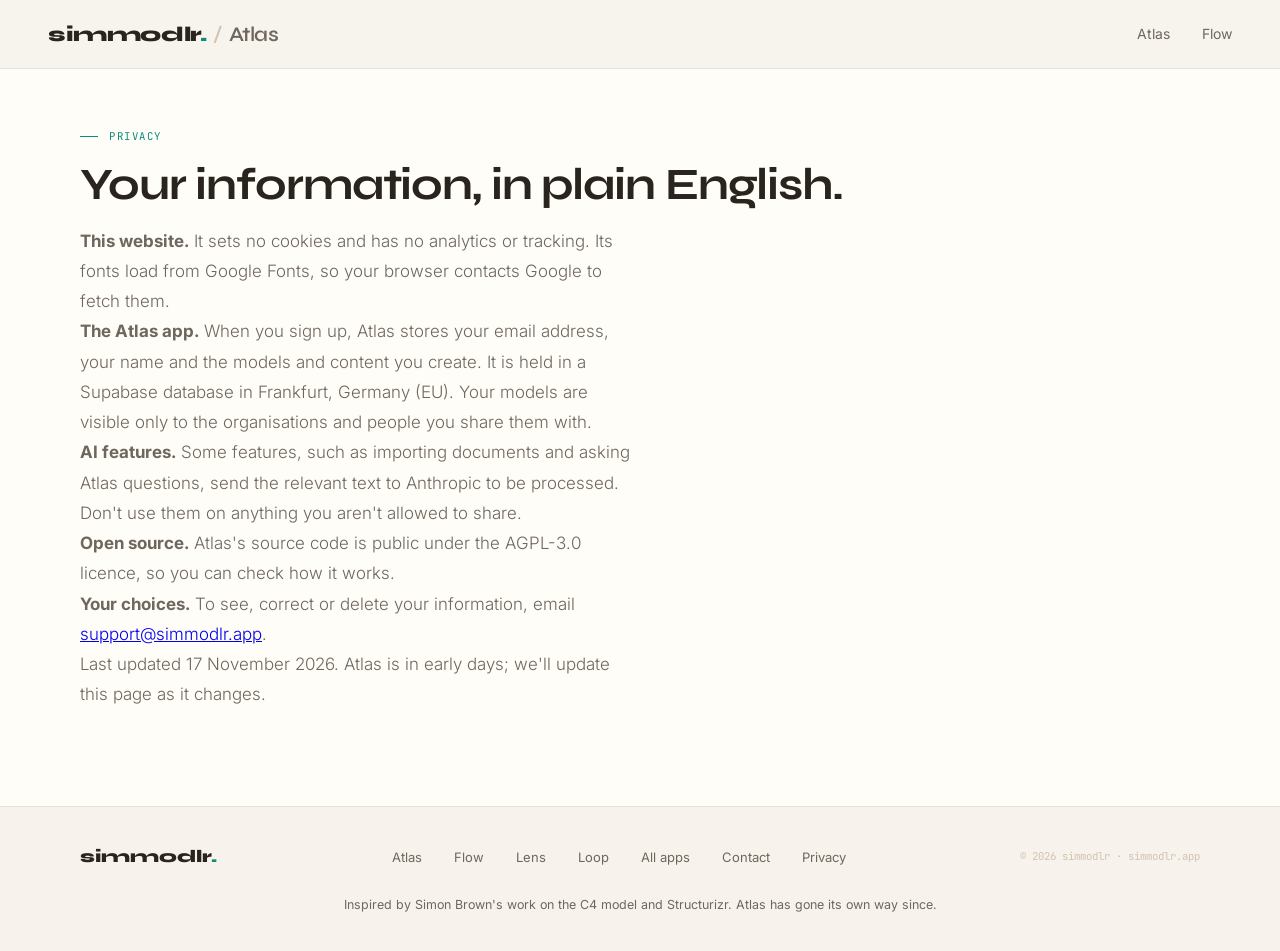
<file: privacy/index.html>
<!DOCTYPE html>
<html lang="en">
<head>
<meta charset="UTF-8">
<meta name="viewport" content="width=device-width, initial-scale=1.0">
<title>Privacy | simmodlr</title>
<meta name="description" content="How simmodlr and Atlas handle your information.">
<link rel="icon" type="image/svg+xml" href="/favicon.svg">
<link href="https://fonts.googleapis.com/css2?family=Syne:wght@400;500;600;700;800&family=Inter:wght@300;400;500;600&family=JetBrains+Mono:wght@400;500&display=swap" rel="stylesheet">
<link rel="stylesheet" href="/assets/site.css">
</head>
<body>

<!-- NAV (shared: brand links to the family page) -->
<nav>
  <a href="/" class="nav-brand">simmodlr<span>.</span><span class="nav-app">Atlas</span></a>
  <ul class="nav-links">
    <li><a href="/atlas/">Atlas</a></li>
    <li><a href="/flow/">Flow</a></li>
  </ul>
</nav>

<section class="features" style="padding-top:8rem">
  <div class="section-inner">
    <div class="section-tag">Privacy</div>
    <h2 class="section-h2">Your information, in plain English.</h2>
    <p class="section-body"><strong>This website.</strong> It sets no cookies and has no analytics or tracking. Its fonts load from Google Fonts, so your browser contacts Google to fetch them.</p>
    <p class="section-body"><strong>The Atlas app.</strong> When you sign up, Atlas stores your email address, your name and the models and content you create. It is held in a Supabase database in Frankfurt, Germany (EU). Your models are visible only to the organisations and people you share them with.</p>
    <p class="section-body"><strong>AI features.</strong> Some features, such as importing documents and asking Atlas questions, send the relevant text to Anthropic to be processed. Don't use them on anything you aren't allowed to share.</p>
    <p class="section-body"><strong>Open source.</strong> Atlas's source code is public under the AGPL-3.0 licence, so you can check how it works.</p>
    <p class="section-body"><strong>Your choices.</strong> To see, correct or delete your information, email <a href="mailto:support@simmodlr.app">support@simmodlr.app</a>.</p>
    <p class="section-body">Last updated 17 November 2026. Atlas is in early days; we'll update this page as it changes.</p>
  </div>
</section>

<!-- FOOTER (shared) -->
<footer>
  <div class="footer-inner">
    <a href="/" class="footer-brand">simmodlr<span>.</span></a>
    <ul class="footer-links">
      <li><a href="/atlas/">Atlas</a></li>
      <li><a href="/flow/">Flow</a></li>
      <li><a href="/lens/">Lens</a></li>
      <li><a href="/loop/">Loop</a></li>
      <li><a href="/#apps">All apps</a></li>
      <li><a href="mailto:support@simmodlr.app">Contact</a></li>
      <li><a href="/privacy/">Privacy</a></li>
    </ul>
    <div class="footer-copy">© 2026 simmodlr · simmodlr.app</div>
  </div>
  <p class="footer-credit">Inspired by Simon Brown's work on the C4 model and Structurizr. Atlas has gone its own way since.</p>
</footer>

<script src="/assets/site.js"></script>
</body>
</html>
</file>
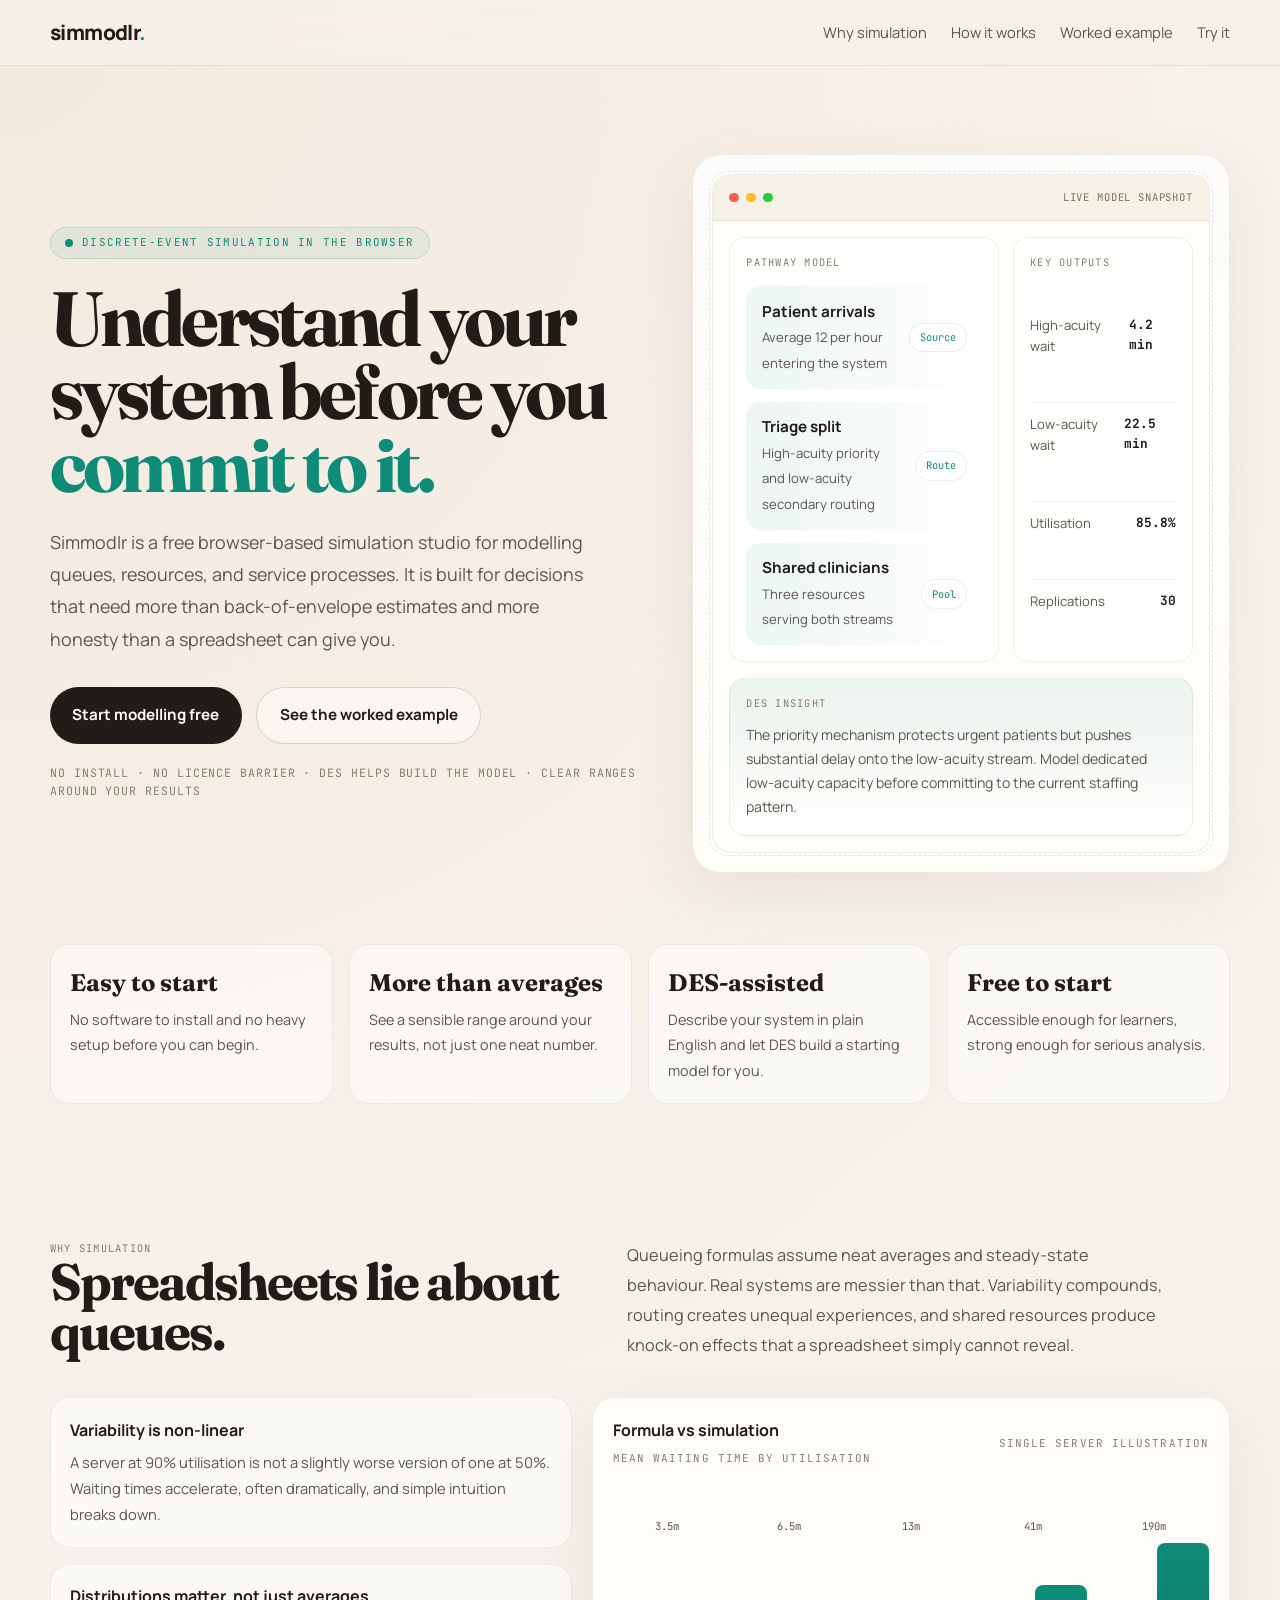
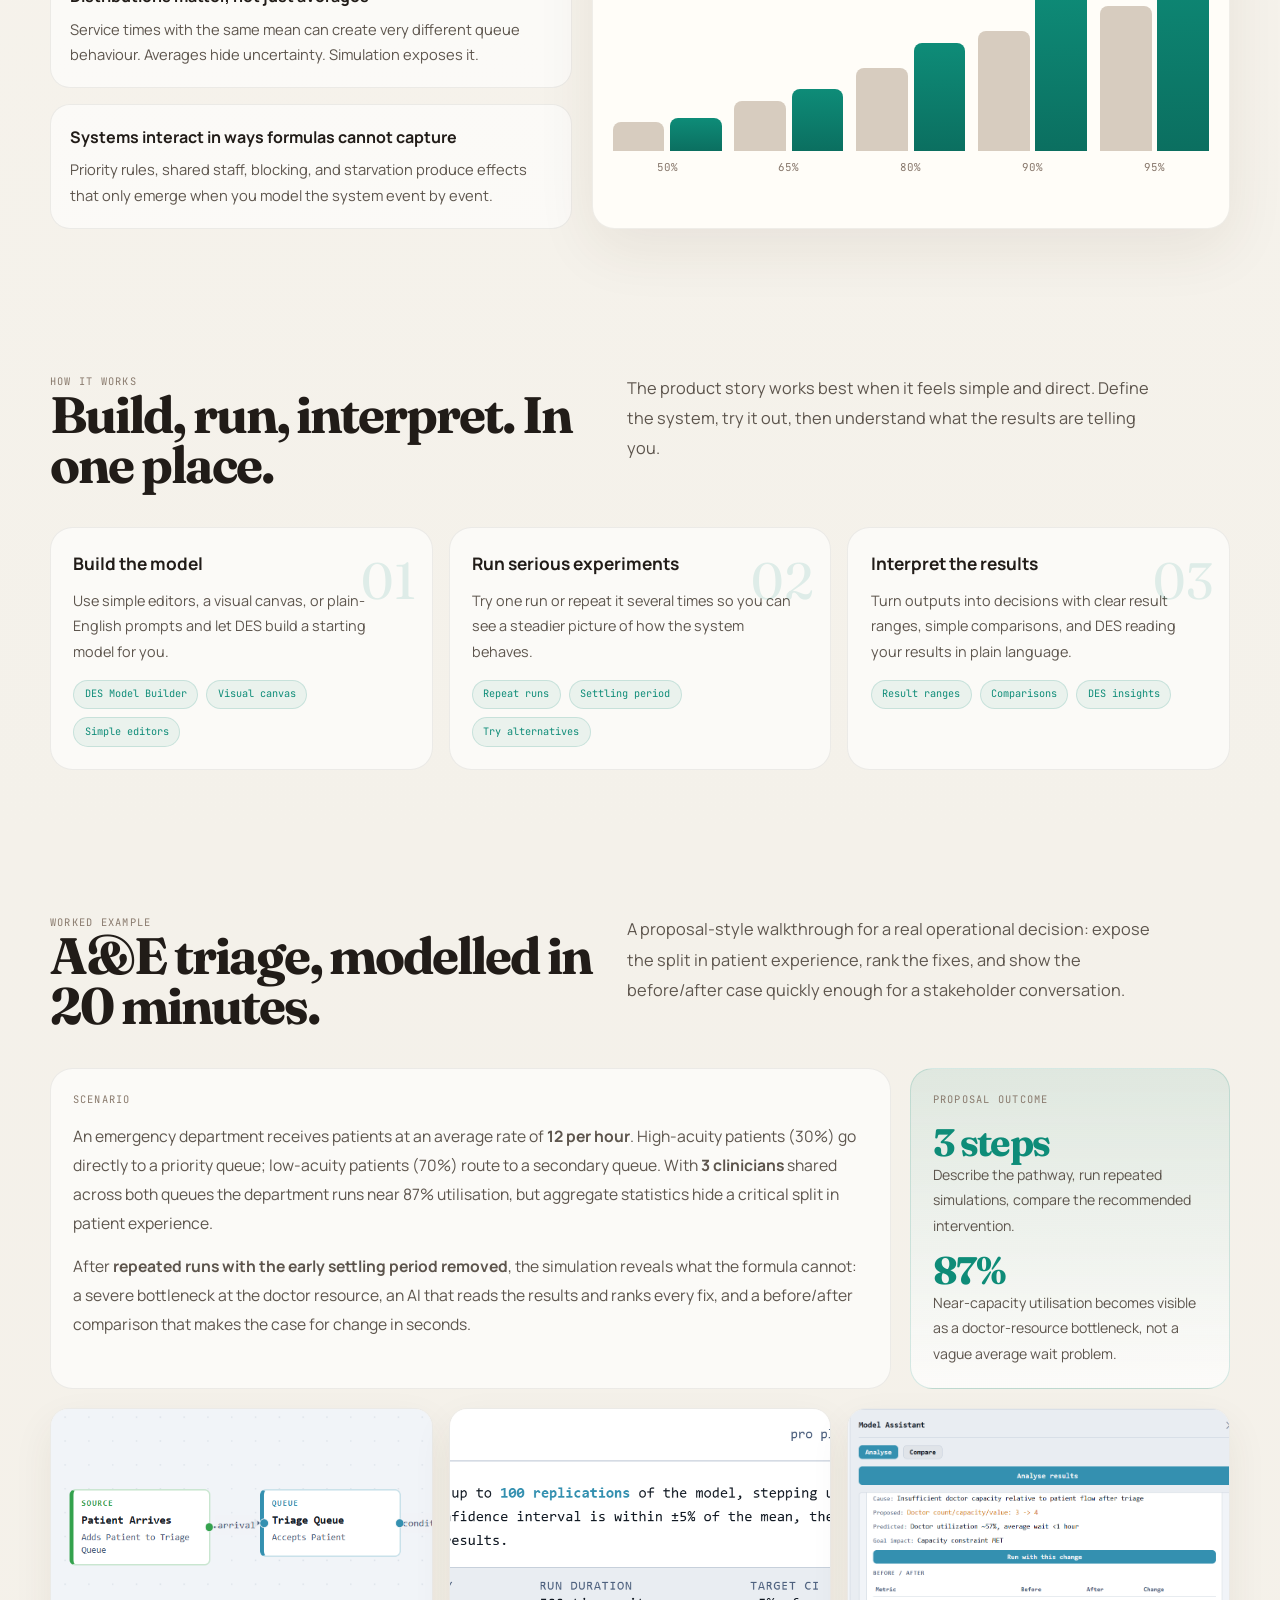
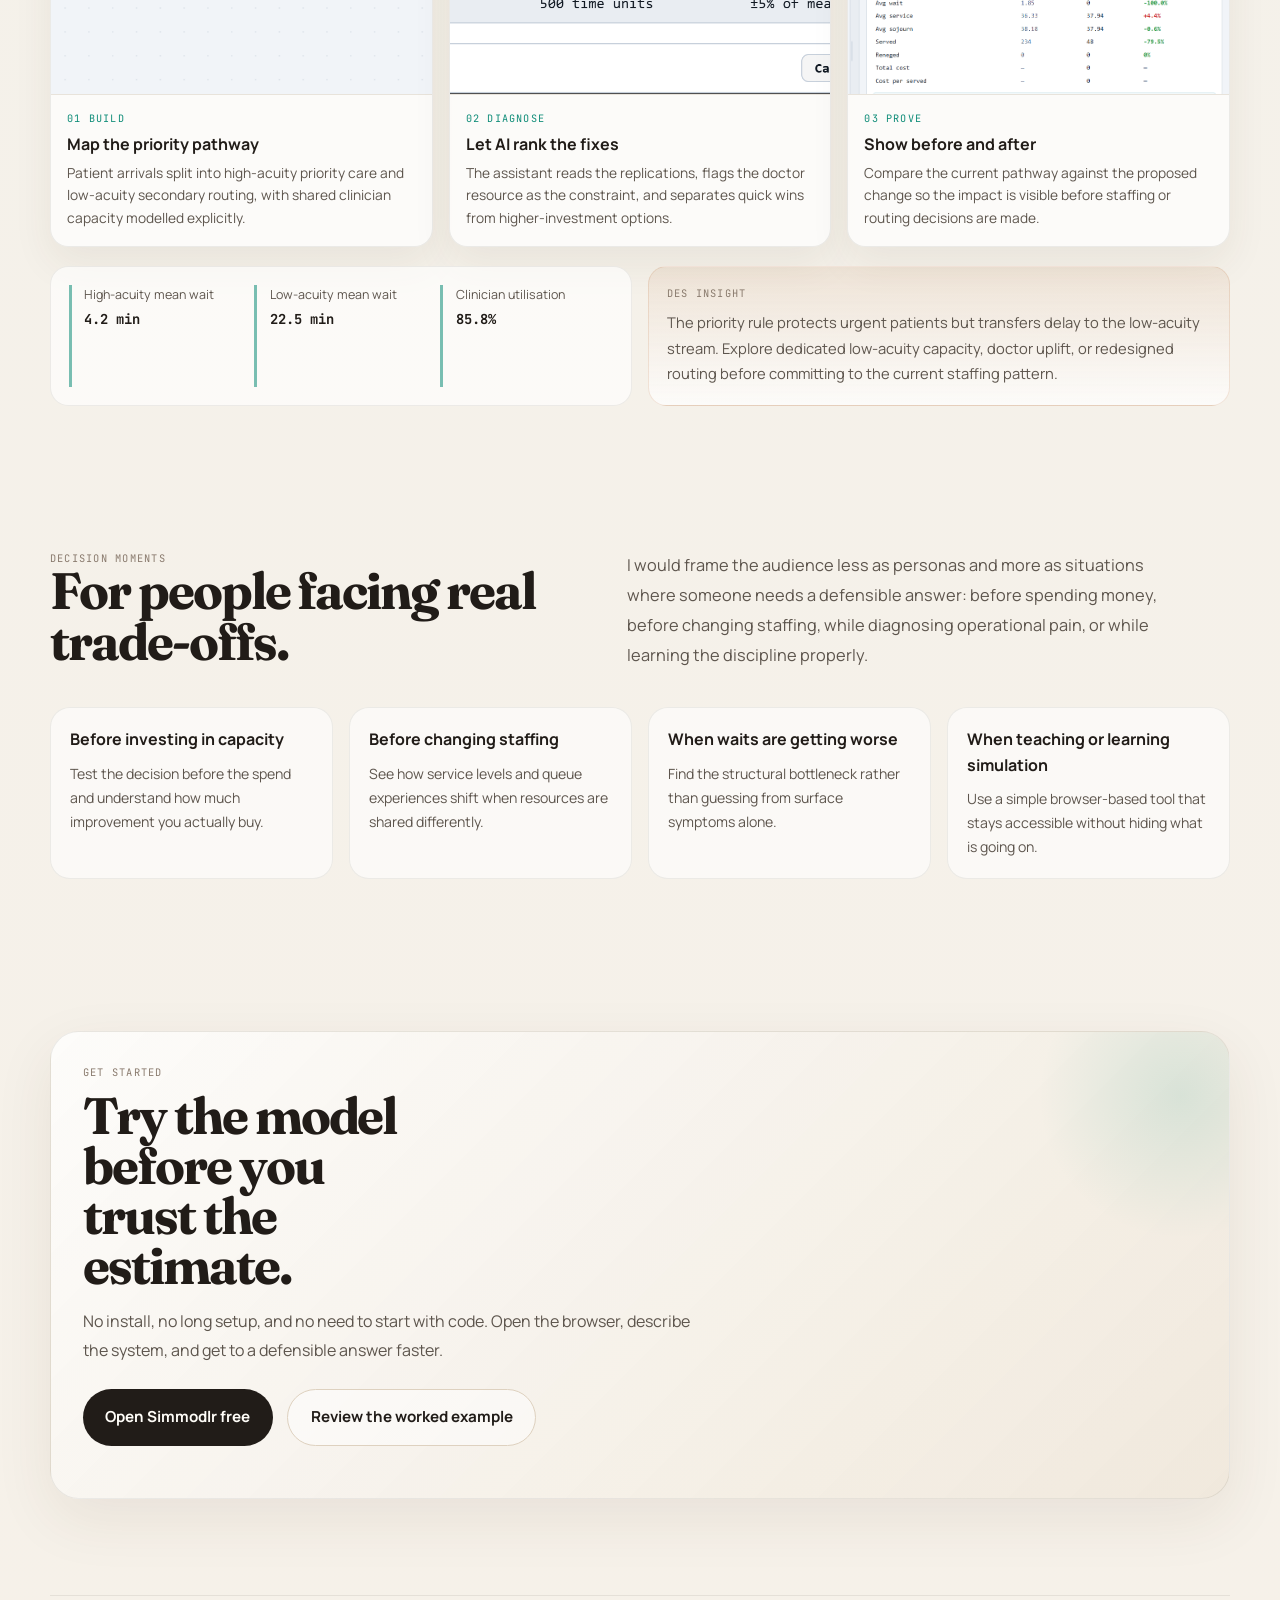
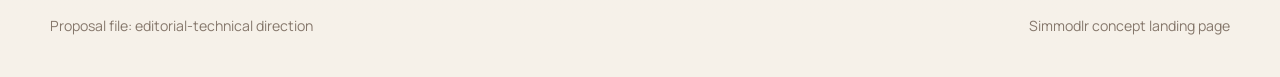
<file: index-proposal.html>
<!DOCTYPE html>
<html lang="en">
<head>
<meta charset="UTF-8">
<meta name="viewport" content="width=device-width, initial-scale=1.0">
<title>Simmodlr Proposal</title>
<link href="https://fonts.googleapis.com/css2?family=Manrope:wght@400;500;600;700;800&family=Fraunces:opsz,wght@9..144,600;9..144,700&family=JetBrains+Mono:wght@400;500&display=swap" rel="stylesheet">
<style>
*, *::before, *::after { box-sizing: border-box; margin: 0; padding: 0; }

:root {
  --bg: #f4f1ea;
  --paper: #fbf8f2;
  --panel: #fffdf8;
  --panel-2: #efe7da;
  --ink: #211c18;
  --body: #5d554d;
  --line: #ded1bf;
  --accent: #0e8c78;
  --accent-2: #b76d33;
  --accent-soft: rgba(14, 140, 120, 0.1);
  --shadow: 0 20px 60px rgba(77, 54, 29, 0.08);
  --display: "Fraunces", serif;
  --sans: "Manrope", sans-serif;
  --mono: "JetBrains Mono", monospace;
}

body {
  font-family: var(--sans);
  background:
    radial-gradient(circle at top left, rgba(183,109,51,0.08), transparent 30%),
    linear-gradient(180deg, #f8f4ed 0%, var(--bg) 50%, #f6f1e9 100%);
  color: var(--ink);
  line-height: 1.6;
}

.shell {
  width: min(1180px, calc(100% - 2rem));
  margin: 0 auto;
}

.topbar {
  position: sticky;
  top: 0;
  z-index: 20;
  backdrop-filter: blur(18px);
  background: rgba(244,241,234,0.75);
  border-bottom: 1px solid rgba(33,28,24,0.07);
}

.topbar-inner {
  width: min(1180px, calc(100% - 2rem));
  margin: 0 auto;
  padding: 1rem 0;
  display: flex;
  justify-content: space-between;
  align-items: center;
  gap: 1rem;
}

.brand {
  text-decoration: none;
  color: var(--ink);
  font-weight: 800;
  letter-spacing: -0.03em;
  font-size: 1.3rem;
}

.brand span { color: var(--accent); }

.nav {
  display: flex;
  gap: 1.5rem;
  list-style: none;
}

.nav a {
  text-decoration: none;
  color: var(--body);
  font-size: 0.92rem;
}

.hero {
  padding: 5.5rem 0 3rem;
}

.hero-grid {
  display: grid;
  grid-template-columns: 1.05fr 0.95fr;
  gap: 3rem;
  align-items: center;
}

.eyebrow {
  display: inline-flex;
  align-items: center;
  gap: 0.6rem;
  border: 1px solid rgba(14,140,120,0.16);
  background: rgba(14,140,120,0.07);
  color: var(--accent);
  border-radius: 999px;
  padding: 0.4rem 0.9rem;
  font-family: var(--mono);
  font-size: 0.68rem;
  letter-spacing: 0.12em;
  text-transform: uppercase;
  margin-bottom: 1.5rem;
}

.eyebrow::before {
  content: "";
  width: 0.45rem;
  height: 0.45rem;
  border-radius: 999px;
  background: var(--accent);
}

.hero h1 {
  font-family: var(--display);
  font-size: clamp(3rem, 6vw, 5.5rem);
  line-height: 0.95;
  letter-spacing: -0.05em;
  max-width: 12ch;
  margin-bottom: 1.5rem;
}

.hero h1 em {
  color: var(--accent);
  font-style: normal;
}

.hero-copy {
  max-width: 34rem;
  font-size: 1.12rem;
  color: var(--body);
  line-height: 1.8;
  margin-bottom: 2rem;
}

.hero-actions {
  display: flex;
  flex-wrap: wrap;
  gap: 0.9rem;
  margin-bottom: 1.25rem;
}

.btn {
  display: inline-flex;
  align-items: center;
  justify-content: center;
  text-decoration: none;
  border-radius: 999px;
  padding: 0.95rem 1.4rem;
  font-weight: 700;
  font-size: 0.95rem;
}

.btn-primary {
  background: var(--ink);
  color: #fffdf8;
}

.btn-secondary {
  border: 1px solid var(--line);
  color: var(--ink);
  background: rgba(255,255,255,0.5);
}

.hero-note {
  font-family: var(--mono);
  font-size: 0.72rem;
  letter-spacing: 0.08em;
  text-transform: uppercase;
  color: #8b7b6d;
}

.hero-visual {
  position: relative;
  padding: 1.2rem;
  border: 1px solid rgba(33,28,24,0.08);
  border-radius: 1.8rem;
  background: linear-gradient(180deg, rgba(255,255,255,0.75), rgba(255,253,248,0.98));
  box-shadow: var(--shadow);
}

.hero-visual::before {
  content: "";
  position: absolute;
  inset: 1rem;
  border-radius: 1.2rem;
  border: 1px dashed rgba(14,140,120,0.16);
  pointer-events: none;
}

.visual-window {
  border: 1px solid rgba(33,28,24,0.08);
  border-radius: 1.2rem;
  overflow: hidden;
  background: var(--panel);
}

.window-top {
  display: flex;
  align-items: center;
  gap: 0.45rem;
  padding: 0.85rem 1rem;
  border-bottom: 1px solid rgba(33,28,24,0.07);
  background: rgba(239,231,218,0.55);
}

.window-dot {
  width: 0.6rem;
  height: 0.6rem;
  border-radius: 999px;
}

.window-title {
  margin-left: auto;
  font-family: var(--mono);
  font-size: 0.66rem;
  letter-spacing: 0.08em;
  text-transform: uppercase;
  color: #7b6d61;
}

.window-body {
  padding: 1rem;
  display: grid;
  gap: 1rem;
}

.mini-grid {
  display: grid;
  grid-template-columns: 1.2fr 0.8fr;
  gap: 0.9rem;
}

.diagram, .summary, .insight {
  border: 1px solid rgba(33,28,24,0.07);
  border-radius: 1rem;
  background: rgba(255,255,255,0.75);
}

.diagram {
  padding: 1rem;
}

.diagram-label, .summary-label, .insight-label, .section-kicker {
  font-family: var(--mono);
  font-size: 0.65rem;
  letter-spacing: 0.12em;
  text-transform: uppercase;
  color: #897a6d;
}

.flow {
  margin-top: 1rem;
  display: grid;
  gap: 0.8rem;
}

.flow-step {
  display: grid;
  grid-template-columns: 1fr auto;
  align-items: center;
  gap: 1rem;
  padding: 0.85rem 0.95rem;
  border-radius: 0.9rem;
  background: linear-gradient(90deg, rgba(14,140,120,0.08), rgba(255,255,255,0.65));
}

.flow-step strong {
  display: block;
  font-size: 0.95rem;
}

.flow-step span {
  color: var(--body);
  font-size: 0.82rem;
}

.chip {
  padding: 0.35rem 0.6rem;
  border-radius: 999px;
  background: #fff;
  border: 1px solid rgba(33,28,24,0.08);
  font-family: var(--mono);
  font-size: 0.65rem;
  color: var(--accent);
}

.summary {
  padding: 1rem;
  display: grid;
  gap: 0.7rem;
}

.metric {
  display: flex;
  justify-content: space-between;
  gap: 1rem;
  padding-bottom: 0.7rem;
  border-bottom: 1px solid rgba(33,28,24,0.06);
}

.metric:last-child {
  padding-bottom: 0;
  border-bottom: none;
}

.metric span {
  color: var(--body);
  font-size: 0.82rem;
}

.metric strong {
  font-family: var(--mono);
  font-size: 0.8rem;
}

.insight {
  padding: 1rem;
  background: linear-gradient(180deg, rgba(14,140,120,0.08), rgba(255,255,255,0.65));
}

.insight p {
  margin-top: 0.7rem;
  color: var(--body);
  font-size: 0.88rem;
  line-height: 1.7;
}

.cred-strip {
  padding: 1.4rem 0 4rem;
}

.cred-grid {
  display: grid;
  grid-template-columns: repeat(4, 1fr);
  gap: 1rem;
}

.cred-card {
  background: rgba(255,255,255,0.52);
  border: 1px solid rgba(33,28,24,0.07);
  border-radius: 1.2rem;
  padding: 1.2rem;
}

.cred-card strong {
  display: block;
  font-size: 1.5rem;
  font-family: var(--display);
  margin-bottom: 0.3rem;
}

.cred-card span {
  color: var(--body);
  font-size: 0.9rem;
}

.section {
  padding: 4.5rem 0;
}

.section-head {
  display: grid;
  grid-template-columns: 0.95fr 1.05fr;
  gap: 2rem;
  align-items: start;
  margin-bottom: 2.3rem;
}

.section-head h2 {
  font-family: var(--display);
  font-size: clamp(2rem, 4vw, 3.5rem);
  line-height: 0.98;
  letter-spacing: -0.04em;
}

.section-head p {
  color: var(--body);
  font-size: 1.02rem;
  line-height: 1.85;
  max-width: 34rem;
}

.problem-layout {
  display: grid;
  grid-template-columns: 0.9fr 1.1fr;
  gap: 1.2rem;
}

.argument-list {
  display: grid;
  gap: 1rem;
}

.argument {
  background: rgba(255,255,255,0.58);
  border: 1px solid rgba(33,28,24,0.07);
  border-radius: 1.25rem;
  padding: 1.2rem;
}

.argument strong {
  display: block;
  margin-bottom: 0.45rem;
  font-size: 1rem;
}

.argument p {
  color: var(--body);
  font-size: 0.92rem;
  line-height: 1.75;
}

.comparison {
  background: var(--panel);
  border: 1px solid rgba(33,28,24,0.07);
  border-radius: 1.4rem;
  padding: 1.25rem;
  box-shadow: var(--shadow);
}

.chart-header {
  display: flex;
  justify-content: space-between;
  gap: 1rem;
  align-items: center;
  margin-bottom: 1.2rem;
}

.chart-header h3 {
  font-size: 1rem;
}

.chart-header span {
  font-family: var(--mono);
  font-size: 0.68rem;
  letter-spacing: 0.1em;
  text-transform: uppercase;
  color: #8a7c70;
}

.chart-columns {
  display: grid;
  grid-template-columns: repeat(5, 1fr);
  gap: 0.8rem;
  align-items: end;
  min-height: 18rem;
}

.chart-col {
  display: grid;
  justify-items: center;
  gap: 0.5rem;
}

.bars {
  height: 13rem;
  width: 100%;
  display: flex;
  gap: 0.35rem;
  align-items: end;
}

.bar {
  flex: 1;
  border-radius: 0.5rem 0.5rem 0 0;
}

.bar-formula { background: #d7ccbf; }
.bar-sim { background: linear-gradient(180deg, var(--accent), #0b6f60); }

.chart-value {
  font-family: var(--mono);
  font-size: 0.66rem;
  color: var(--body);
}

.chart-axis {
  font-family: var(--mono);
  font-size: 0.68rem;
  color: #87776b;
}

.workflow {
  display: grid;
  grid-template-columns: repeat(3, 1fr);
  gap: 1rem;
}

.workflow-card {
  position: relative;
  background: rgba(255,255,255,0.62);
  border: 1px solid rgba(33,28,24,0.07);
  border-radius: 1.4rem;
  padding: 1.4rem;
  overflow: hidden;
}

.workflow-number {
  position: absolute;
  right: 1rem;
  top: 0.75rem;
  font-family: var(--display);
  font-size: 3.2rem;
  color: rgba(14,140,120,0.12);
}

.workflow-card h3 {
  font-size: 1.08rem;
  margin-bottom: 0.65rem;
}

.workflow-card p {
  color: var(--body);
  font-size: 0.9rem;
  line-height: 1.75;
}

.workflow-tags {
  margin-top: 1rem;
  display: flex;
  flex-wrap: wrap;
  gap: 0.5rem;
}

.workflow-tags span {
  border-radius: 999px;
  padding: 0.35rem 0.65rem;
  border: 1px solid rgba(14,140,120,0.16);
  background: rgba(14,140,120,0.07);
  color: var(--accent);
  font-family: var(--mono);
  font-size: 0.64rem;
}

.case-study {
  display: grid;
  gap: 1.2rem;
}

.case-lead {
  display: grid;
  grid-template-columns: minmax(0, 1fr) 20rem;
  gap: 1.2rem;
  align-items: stretch;
}

.case-copy, .proposal-card {
  background: rgba(255,255,255,0.62);
  border: 1px solid rgba(33,28,24,0.07);
  border-radius: 1.4rem;
  padding: 1.35rem;
}

.case-copy p {
  color: var(--body);
  font-size: 0.98rem;
  line-height: 1.85;
  margin-top: 0.9rem;
}

.proposal-card {
  display: grid;
  align-content: space-between;
  gap: 1rem;
  background: linear-gradient(180deg, rgba(14,140,120,0.09), rgba(255,255,255,0.72));
  border-color: rgba(14,140,120,0.16);
}

.proposal-value {
  display: grid;
  gap: 0.8rem;
}

.proposal-value strong {
  display: block;
  font-family: var(--display);
  font-size: 2.4rem;
  line-height: 1;
  letter-spacing: -0.04em;
  color: var(--accent);
}

.proposal-value span {
  color: var(--body);
  font-size: 0.88rem;
  line-height: 1.55;
}

.case-gallery {
  display: grid;
  grid-template-columns: repeat(3, minmax(0, 1fr));
  gap: 1rem;
}

.case-shot {
  overflow: hidden;
  border-radius: 1.15rem;
  border: 1px solid rgba(33,28,24,0.08);
  background: rgba(255,255,255,0.72);
  box-shadow: 0 16px 40px rgba(77, 54, 29, 0.07);
}

.case-shot-media {
  aspect-ratio: 4 / 3;
  background: #f7f2ea;
  border-bottom: 1px solid rgba(33,28,24,0.07);
  overflow: hidden;
}

.case-shot-media img {
  width: 100%;
  height: 100%;
  display: block;
  object-fit: cover;
  object-position: top left;
}

.case-shot:nth-child(2) .case-shot-media img {
  object-position: top center;
}

.case-shot-copy {
  padding: 1rem;
}

.case-shot-step {
  font-family: var(--mono);
  font-size: 0.64rem;
  letter-spacing: 0.12em;
  text-transform: uppercase;
  color: var(--accent);
  margin-bottom: 0.45rem;
}

.case-shot h3 {
  font-size: 1rem;
  line-height: 1.25;
  margin-bottom: 0.45rem;
}

.case-shot p {
  color: var(--body);
  font-size: 0.86rem;
  line-height: 1.65;
}

.case-result {
  display: grid;
  grid-template-columns: 1fr 1fr;
  gap: 1rem;
}

.result-panel, .insight-band {
  border-radius: 1.15rem;
  padding: 1.1rem;
  background: rgba(255,255,255,0.64);
  border: 1px solid rgba(33,28,24,0.07);
}

.result-panel {
  display: grid;
  grid-template-columns: repeat(3, 1fr);
  gap: 0.75rem;
}

.result-row {
  border-left: 3px solid rgba(14,140,120,0.55);
  padding-left: 0.8rem;
}

.result-row span {
  display: block;
  color: var(--body);
  font-size: 0.78rem;
}

.result-row strong {
  display: block;
  margin-top: 0.25rem;
  font-family: var(--mono);
  font-size: 0.86rem;
}

.insight-band {
  background: linear-gradient(180deg, rgba(183,109,51,0.1), rgba(255,255,255,0.72));
  border-color: rgba(183,109,51,0.16);
}

.insight-band p {
  margin-top: 0.55rem;
  color: var(--body);
  font-size: 0.92rem;
  line-height: 1.75;
}

.moments {
  display: grid;
  grid-template-columns: repeat(4, 1fr);
  gap: 1rem;
}

.moment {
  padding: 1.2rem;
  border-radius: 1.25rem;
  background: rgba(255,255,255,0.6);
  border: 1px solid rgba(33,28,24,0.07);
}

.moment strong {
  display: block;
  margin-bottom: 0.55rem;
  font-size: 1rem;
}

.moment p {
  color: var(--body);
  font-size: 0.88rem;
  line-height: 1.7;
}

.cta {
  padding: 5rem 0 6rem;
}

.cta-card {
  position: relative;
  overflow: hidden;
  background: linear-gradient(135deg, rgba(255,255,255,0.75), rgba(239,231,218,0.85));
  border: 1px solid rgba(33,28,24,0.08);
  border-radius: 1.8rem;
  padding: 2rem;
  box-shadow: var(--shadow);
}

.cta-card::after {
  content: "";
  position: absolute;
  right: -6rem;
  top: -5rem;
  width: 18rem;
  height: 18rem;
  border-radius: 999px;
  background: radial-gradient(circle, rgba(14,140,120,0.12), transparent 70%);
}

.cta-card h2 {
  position: relative;
  font-family: var(--display);
  font-size: clamp(2rem, 4vw, 3.4rem);
  line-height: 0.98;
  letter-spacing: -0.04em;
  max-width: 10ch;
  margin: 0.6rem 0 1rem;
}

.cta-card p {
  position: relative;
  max-width: 38rem;
  color: var(--body);
  line-height: 1.8;
  margin-bottom: 1.5rem;
}

.footer {
  padding: 0 0 2.5rem;
}

.footer-inner {
  border-top: 1px solid rgba(33,28,24,0.08);
  padding-top: 1.2rem;
  display: flex;
  justify-content: space-between;
  gap: 1rem;
  color: #85776b;
  font-size: 0.88rem;
}

@media (max-width: 980px) {
  .nav { display: none; }
  .hero-grid, .section-head, .problem-layout, .case-lead, .case-result { grid-template-columns: 1fr; }
  .cred-grid, .workflow, .moments { grid-template-columns: 1fr 1fr; }
  .case-gallery { grid-template-columns: 1fr; }
  .case-shot-media { aspect-ratio: 16 / 9; }
}

@media (max-width: 720px) {
  .cred-grid, .workflow, .moments { grid-template-columns: 1fr; }
  .topbar-inner, .shell { width: min(100% - 1.25rem, 1180px); }
  .hero { padding-top: 4rem; }
  .result-panel { grid-template-columns: 1fr; }
  .case-copy, .proposal-card, .result-panel, .insight-band { padding: 1rem; }
}
</style>
</head>
<body>
<header class="topbar">
  <div class="topbar-inner">
    <a class="brand" href="/">simmodlr<span>.</span></a>
    <ul class="nav">
      <li><a href="#problem">Why simulation</a></li>
      <li><a href="#workflow">How it works</a></li>
      <li><a href="#example">Worked example</a></li>
      <li><a href="#cta">Try it</a></li>
    </ul>
  </div>
</header>

<main class="shell">
  <section class="hero">
    <div class="hero-grid">
      <div>
        <div class="eyebrow">Discrete-event simulation in the browser</div>
        <h1>Understand your system before you <em>commit to it.</em></h1>
        <p class="hero-copy">Simmodlr is a free browser-based simulation studio for modelling queues, resources, and service processes. It is built for decisions that need more than back-of-envelope estimates and more honesty than a spreadsheet can give you.</p>
        <div class="hero-actions">
          <a href="#cta" class="btn btn-primary">Start modelling free</a>
          <a href="#example" class="btn btn-secondary">See the worked example</a>
        </div>
        <div class="hero-note">No install · No licence barrier · DES helps build the model · Clear ranges around your results</div>
      </div>
      <div class="hero-visual">
        <div class="visual-window">
          <div class="window-top">
            <div class="window-dot" style="background:#ff5f57"></div>
            <div class="window-dot" style="background:#ffbd2e"></div>
            <div class="window-dot" style="background:#28ca41"></div>
            <div class="window-title">Live model snapshot</div>
          </div>
          <div class="window-body">
            <div class="mini-grid">
              <div class="diagram">
                <div class="diagram-label">Pathway model</div>
                <div class="flow">
                  <div class="flow-step">
                    <div><strong>Patient arrivals</strong><span>Average 12 per hour entering the system</span></div>
                    <div class="chip">Source</div>
                  </div>
                  <div class="flow-step">
                    <div><strong>Triage split</strong><span>High-acuity priority and low-acuity secondary routing</span></div>
                    <div class="chip">Route</div>
                  </div>
                  <div class="flow-step">
                    <div><strong>Shared clinicians</strong><span>Three resources serving both streams</span></div>
                    <div class="chip">Pool</div>
                  </div>
                </div>
              </div>
              <div class="summary">
                <div class="summary-label">Key outputs</div>
                <div class="metric"><span>High-acuity wait</span><strong>4.2 min</strong></div>
                <div class="metric"><span>Low-acuity wait</span><strong>22.5 min</strong></div>
                <div class="metric"><span>Utilisation</span><strong>85.8%</strong></div>
                <div class="metric"><span>Replications</span><strong>30</strong></div>
              </div>
            </div>
            <div class="insight">
              <div class="insight-label">DES insight</div>
              <p>The priority mechanism protects urgent patients but pushes substantial delay onto the low-acuity stream. Model dedicated low-acuity capacity before committing to the current staffing pattern.</p>
            </div>
          </div>
        </div>
      </div>
    </div>
  </section>

  <section class="cred-strip">
    <div class="cred-grid">
      <div class="cred-card"><strong>Easy to start</strong><span>No software to install and no heavy setup before you can begin.</span></div>
      <div class="cred-card"><strong>More than averages</strong><span>See a sensible range around your results, not just one neat number.</span></div>
      <div class="cred-card"><strong>DES-assisted</strong><span>Describe your system in plain English and let DES build a starting model for you.</span></div>
      <div class="cred-card"><strong>Free to start</strong><span>Accessible enough for learners, strong enough for serious analysis.</span></div>
    </div>
  </section>

  <section class="section" id="problem">
    <div class="section-head">
      <div>
        <div class="section-kicker">Why simulation</div>
        <h2>Spreadsheets lie about queues.</h2>
      </div>
      <p>Queueing formulas assume neat averages and steady-state behaviour. Real systems are messier than that. Variability compounds, routing creates unequal experiences, and shared resources produce knock-on effects that a spreadsheet simply cannot reveal.</p>
    </div>
    <div class="problem-layout">
      <div class="argument-list">
        <article class="argument">
          <strong>Variability is non-linear</strong>
          <p>A server at 90% utilisation is not a slightly worse version of one at 50%. Waiting times accelerate, often dramatically, and simple intuition breaks down.</p>
        </article>
        <article class="argument">
          <strong>Distributions matter, not just averages</strong>
          <p>Service times with the same mean can create very different queue behaviour. Averages hide uncertainty. Simulation exposes it.</p>
        </article>
        <article class="argument">
          <strong>Systems interact in ways formulas cannot capture</strong>
          <p>Priority rules, shared staff, blocking, and starvation produce effects that only emerge when you model the system event by event.</p>
        </article>
      </div>
      <div class="comparison">
        <div class="chart-header">
          <div>
            <h3>Formula vs simulation</h3>
            <span>Mean waiting time by utilisation</span>
          </div>
          <span>Single server illustration</span>
        </div>
        <div class="chart-columns">
          <div class="chart-col">
            <div class="chart-value">3.5m</div>
            <div class="bars"><div class="bar bar-formula" style="height:14%"></div><div class="bar bar-sim" style="height:16%"></div></div>
            <div class="chart-axis">50%</div>
          </div>
          <div class="chart-col">
            <div class="chart-value">6.5m</div>
            <div class="bars"><div class="bar bar-formula" style="height:24%"></div><div class="bar bar-sim" style="height:30%"></div></div>
            <div class="chart-axis">65%</div>
          </div>
          <div class="chart-col">
            <div class="chart-value">13m</div>
            <div class="bars"><div class="bar bar-formula" style="height:40%"></div><div class="bar bar-sim" style="height:52%"></div></div>
            <div class="chart-axis">80%</div>
          </div>
          <div class="chart-col">
            <div class="chart-value">41m</div>
            <div class="bars"><div class="bar bar-formula" style="height:58%"></div><div class="bar bar-sim" style="height:80%"></div></div>
            <div class="chart-axis">90%</div>
          </div>
          <div class="chart-col">
            <div class="chart-value">190m</div>
            <div class="bars"><div class="bar bar-formula" style="height:70%"></div><div class="bar bar-sim" style="height:100%"></div></div>
            <div class="chart-axis">95%</div>
          </div>
        </div>
      </div>
    </div>
  </section>

  <section class="section" id="workflow">
    <div class="section-head">
      <div>
        <div class="section-kicker">How it works</div>
        <h2>Build, run, interpret. In one place.</h2>
      </div>
      <p>The product story works best when it feels simple and direct. Define the system, try it out, then understand what the results are telling you.</p>
    </div>
    <div class="workflow">
      <article class="workflow-card">
        <div class="workflow-number">01</div>
        <h3>Build the model</h3>
        <p>Use simple editors, a visual canvas, or plain-English prompts and let DES build a starting model for you.</p>
        <div class="workflow-tags"><span>DES Model Builder</span><span>Visual canvas</span><span>Simple editors</span></div>
      </article>
      <article class="workflow-card">
        <div class="workflow-number">02</div>
        <h3>Run serious experiments</h3>
        <p>Try one run or repeat it several times so you can see a steadier picture of how the system behaves.</p>
        <div class="workflow-tags"><span>Repeat runs</span><span>Settling period</span><span>Try alternatives</span></div>
      </article>
      <article class="workflow-card">
        <div class="workflow-number">03</div>
        <h3>Interpret the results</h3>
        <p>Turn outputs into decisions with clear result ranges, simple comparisons, and DES reading your results in plain language.</p>
        <div class="workflow-tags"><span>Result ranges</span><span>Comparisons</span><span>DES insights</span></div>
      </article>
    </div>
  </section>

  <section class="section" id="example">
    <div class="section-head">
      <div>
        <div class="section-kicker">Worked example</div>
        <h2>A&amp;E triage, modelled in 20 minutes.</h2>
      </div>
      <p>A proposal-style walkthrough for a real operational decision: expose the split in patient experience, rank the fixes, and show the before/after case quickly enough for a stakeholder conversation.</p>
    </div>
    <div class="case-study">
      <div class="case-lead">
        <div class="case-copy">
          <div class="section-kicker">Scenario</div>
          <p>An emergency department receives patients at an average rate of <strong>12 per hour</strong>. High-acuity patients (30%) go directly to a priority queue; low-acuity patients (70%) route to a secondary queue. With <strong>3 clinicians</strong> shared across both queues the department runs near 87% utilisation, but aggregate statistics hide a critical split in patient experience.</p>
          <p>After <strong>repeated runs with the early settling period removed</strong>, the simulation reveals what the formula cannot: a severe bottleneck at the doctor resource, an AI that reads the results and ranks every fix, and a before/after comparison that makes the case for change in seconds.</p>
        </div>
        <aside class="proposal-card">
          <div class="section-kicker">Proposal outcome</div>
          <div class="proposal-value">
            <div><strong>3 steps</strong><span>Describe the pathway, run repeated simulations, compare the recommended intervention.</span></div>
            <div><strong>87%</strong><span>Near-capacity utilisation becomes visible as a doctor-resource bottleneck, not a vague average wait problem.</span></div>
          </div>
        </aside>
      </div>

      <div class="case-gallery">
        <article class="case-shot">
          <div class="case-shot-media">
            <img src="images/Design.png" alt="Simmodlr design canvas showing the A&E pathway model" loading="lazy">
          </div>
          <div class="case-shot-copy">
            <div class="case-shot-step">01 Build</div>
            <h3>Map the priority pathway</h3>
            <p>Patient arrivals split into high-acuity priority care and low-acuity secondary routing, with shared clinician capacity modelled explicitly.</p>
          </div>
        </article>
        <article class="case-shot">
          <div class="case-shot-media">
            <img src="images/Explore.png" alt="Simmodlr explore panel ranking bottlenecks and improvement options" loading="lazy">
          </div>
          <div class="case-shot-copy">
            <div class="case-shot-step">02 Diagnose</div>
            <h3>Let AI rank the fixes</h3>
            <p>The assistant reads the replications, flags the doctor resource as the constraint, and separates quick wins from higher-investment options.</p>
          </div>
        </article>
        <article class="case-shot">
          <div class="case-shot-media">
            <img src="images/Compare.png" alt="Simmodlr compare view showing before and after performance" loading="lazy">
          </div>
          <div class="case-shot-copy">
            <div class="case-shot-step">03 Prove</div>
            <h3>Show before and after</h3>
            <p>Compare the current pathway against the proposed change so the impact is visible before staffing or routing decisions are made.</p>
          </div>
        </article>
      </div>

      <div class="case-result">
        <div class="result-panel">
          <div class="result-row"><span>High-acuity mean wait</span><strong>4.2 min</strong></div>
          <div class="result-row"><span>Low-acuity mean wait</span><strong>22.5 min</strong></div>
          <div class="result-row"><span>Clinician utilisation</span><strong>85.8%</strong></div>
        </div>
        <div class="insight-band">
          <div class="section-kicker">DES insight</div>
          <p>The priority rule protects urgent patients but transfers delay to the low-acuity stream. Explore dedicated low-acuity capacity, doctor uplift, or redesigned routing before committing to the current staffing pattern.</p>
        </div>
      </div>
    </div>
  </section>

  <section class="section">
    <div class="section-head">
      <div>
        <div class="section-kicker">Decision moments</div>
        <h2>For people facing real trade-offs.</h2>
      </div>
      <p>I would frame the audience less as personas and more as situations where someone needs a defensible answer: before spending money, before changing staffing, while diagnosing operational pain, or while learning the discipline properly.</p>
    </div>
    <div class="moments">
      <article class="moment">
        <strong>Before investing in capacity</strong>
        <p>Test the decision before the spend and understand how much improvement you actually buy.</p>
      </article>
      <article class="moment">
        <strong>Before changing staffing</strong>
        <p>See how service levels and queue experiences shift when resources are shared differently.</p>
      </article>
      <article class="moment">
        <strong>When waits are getting worse</strong>
        <p>Find the structural bottleneck rather than guessing from surface symptoms alone.</p>
      </article>
      <article class="moment">
        <strong>When teaching or learning simulation</strong>
        <p>Use a simple browser-based tool that stays accessible without hiding what is going on.</p>
      </article>
    </div>
  </section>

  <section class="cta" id="cta">
    <div class="cta-card">
      <div class="section-kicker">Get started</div>
      <h2>Try the model before you trust the estimate.</h2>
      <p>No install, no long setup, and no need to start with code. Open the browser, describe the system, and get to a defensible answer faster.</p>
      <div class="hero-actions">
        <a href="#" class="btn btn-primary">Open Simmodlr free</a>
        <a href="#example" class="btn btn-secondary">Review the worked example</a>
      </div>
    </div>
  </section>

  <footer class="footer">
    <div class="footer-inner">
      <div>Proposal file: editorial-technical direction</div>
      <div>Simmodlr concept landing page</div>
    </div>
  </footer>
</main>
</body>
</html>
</file>
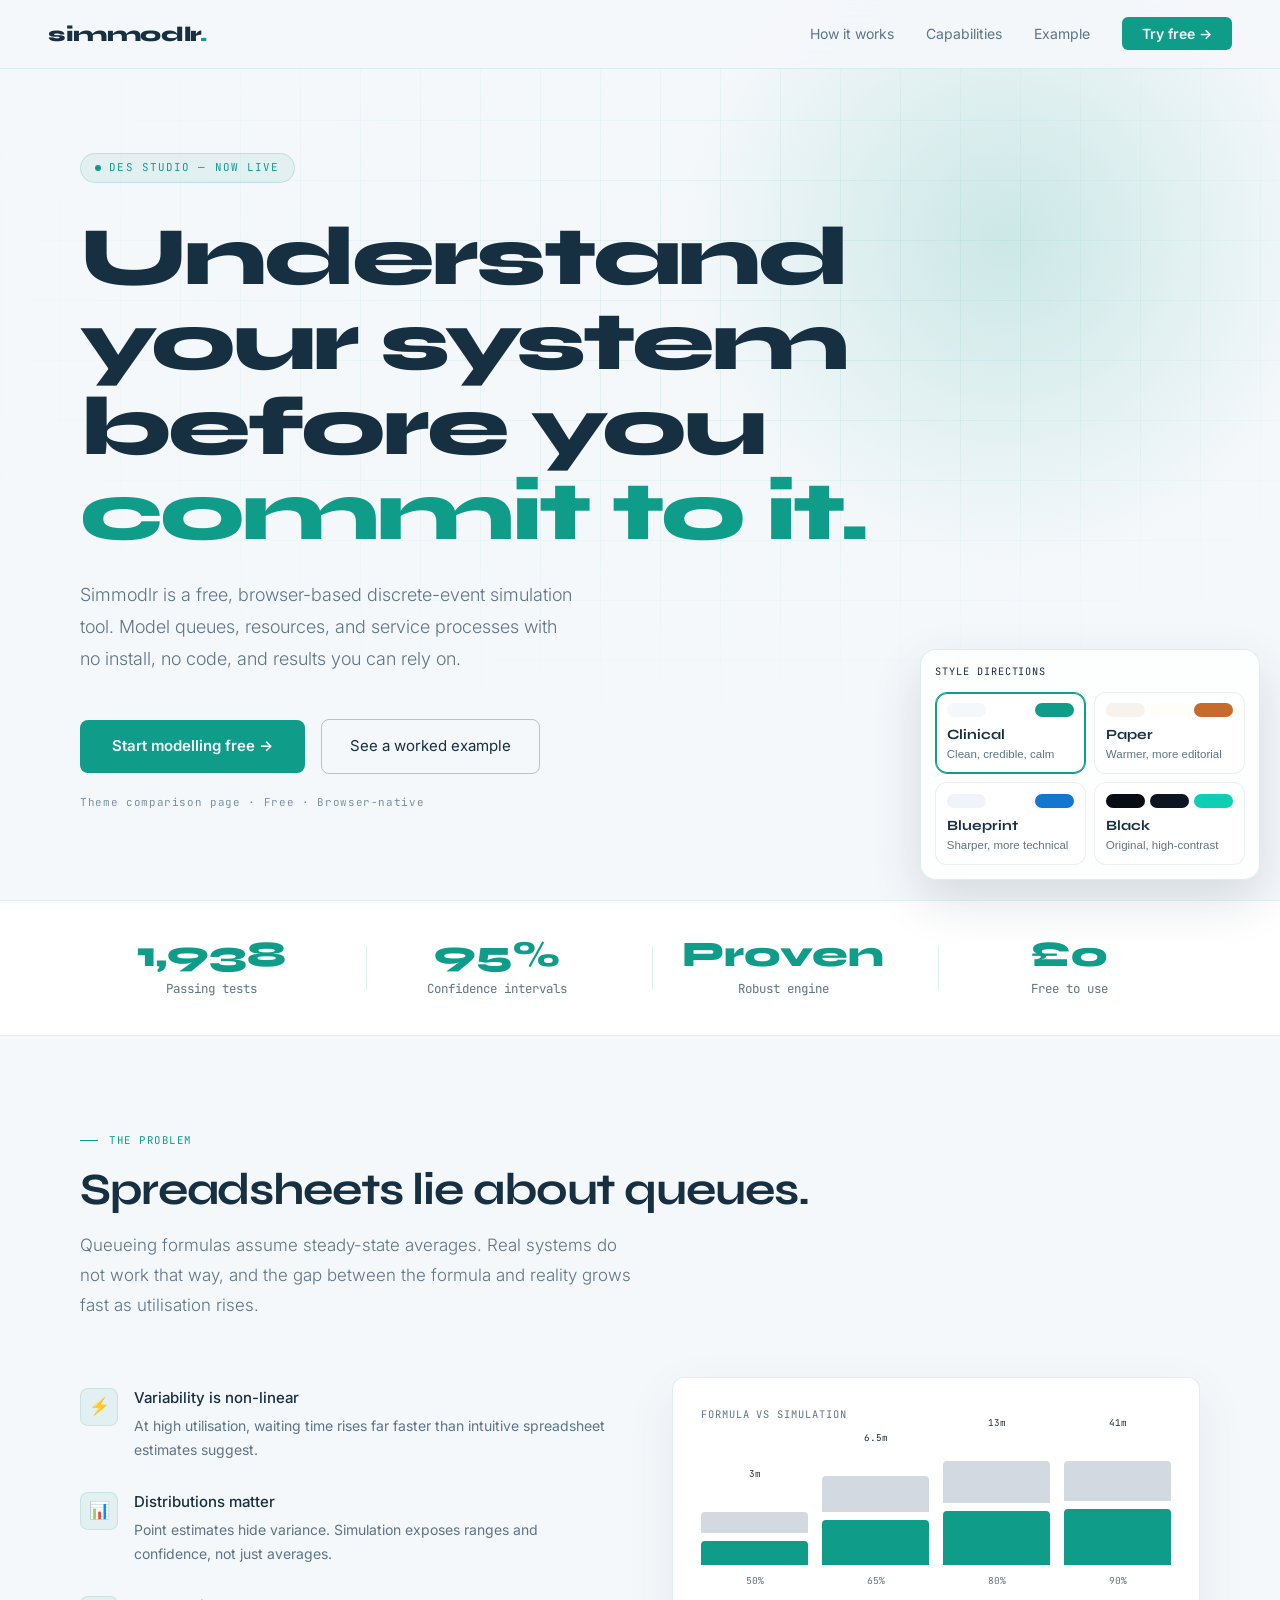
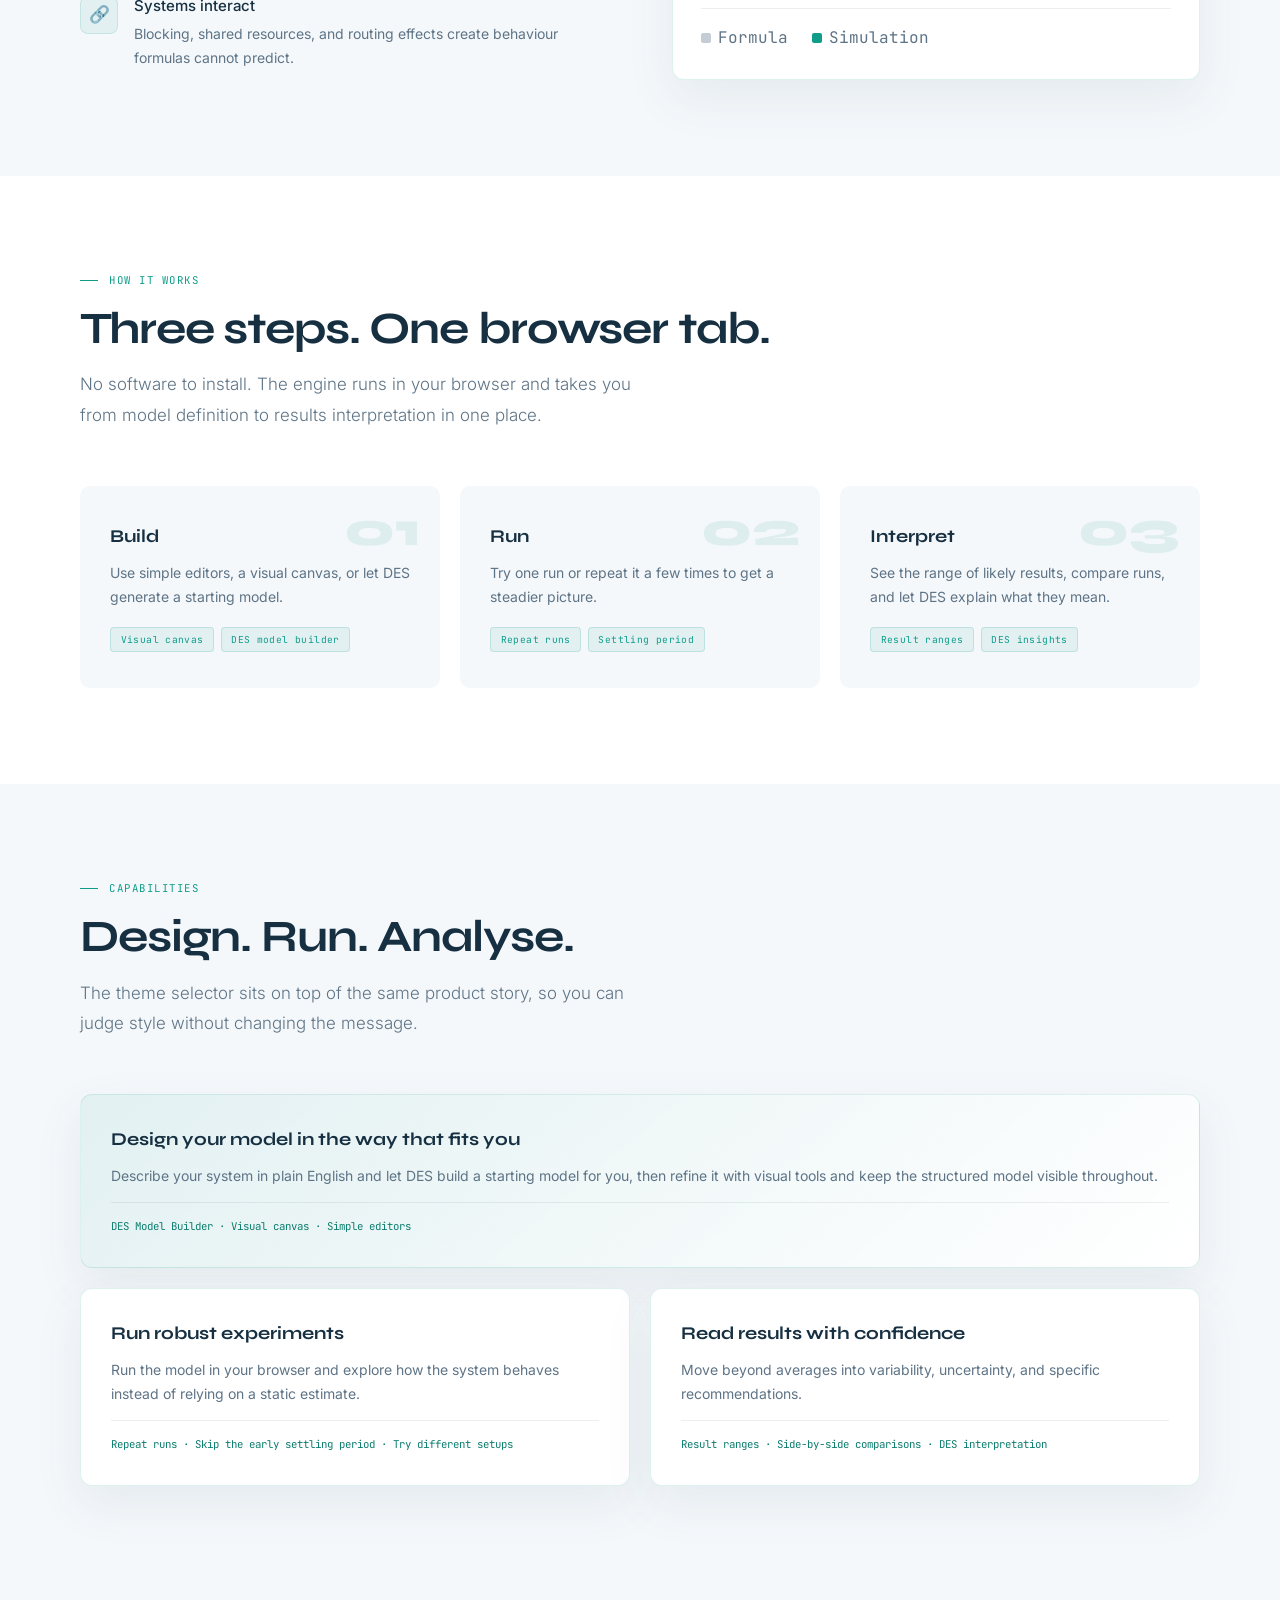
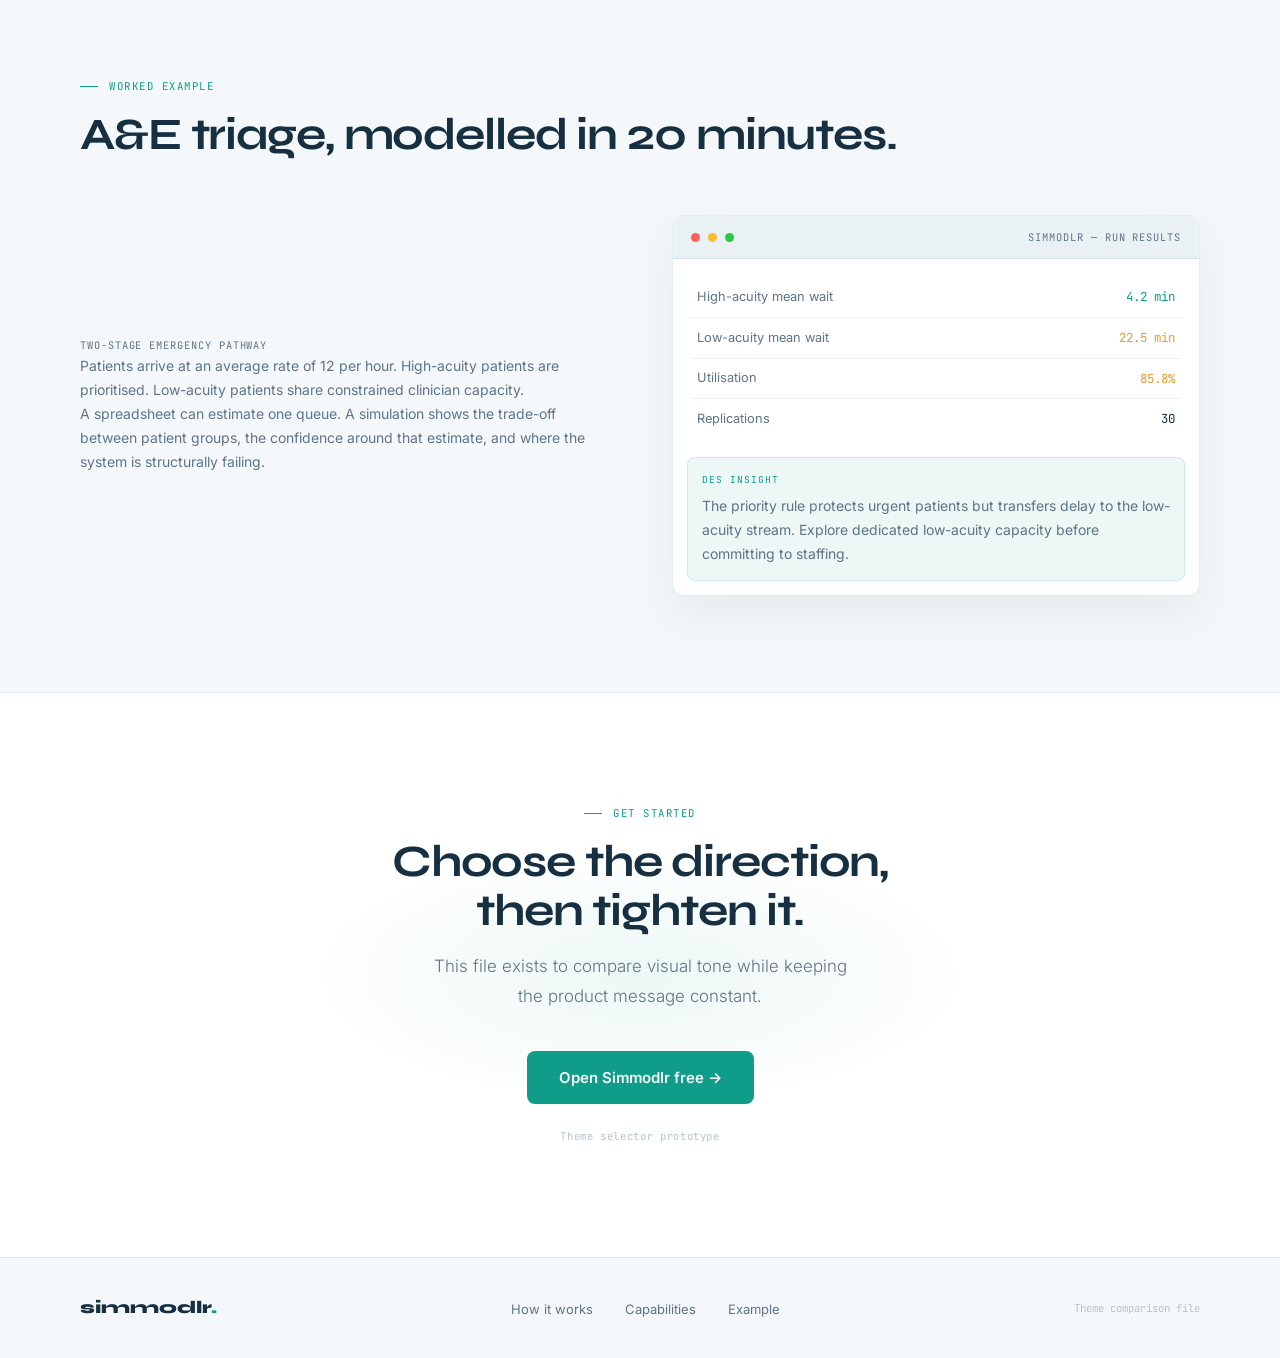
<file: index-selector.html>
<!DOCTYPE html>
<html lang="en">
<head>
<meta charset="UTF-8">
<meta name="viewport" content="width=device-width, initial-scale=1.0">
<title>Simmodlr Theme Selector</title>
<link href="https://fonts.googleapis.com/css2?family=Syne:wght@400;500;600;700;800&family=Inter:wght@300;400;500;600&family=JetBrains+Mono:wght@400;500&display=swap" rel="stylesheet">
<style>
*, *::before, *::after { box-sizing: border-box; margin: 0; padding: 0; }

:root {
  --bg:         #F5F8FB;
  --bg-2:       #FFFFFF;
  --bg-3:       #EAF1F5;
  --teal:       #0F9D8A;
  --teal-dim:   #0B7D6E;
  --teal-faint: rgba(15,157,138,0.1);
  --amber:      #E59B2E;
  --white:      #163042;
  --mid:        #5E7486;
  --dim:        #B4C4CF;
  --nav-bg:     rgba(245,248,251,0.88);
  --nav-border: rgba(15,157,138,0.12);
  --grid-line:  rgba(15,157,138,0.08);
  --orb-glow:   radial-gradient(circle, rgba(15,157,138,0.18) 0%, transparent 62%);
  --surface-border: rgba(15,157,138,0.14);
  --surface-line: rgba(22,48,66,0.08);
  --tag-bg:     rgba(15,157,138,0.08);
  --tag-border: rgba(15,157,138,0.18);
  --hero-note:  #7890A1;
  --shadow-soft: 0 18px 50px rgba(39,72,94,0.08);
  --syne:       'Syne', sans-serif;
  --inter:      'Inter', sans-serif;
  --mono:       'JetBrains Mono', monospace;
}

body[data-theme="paper"] {
  --bg:         #F7F3EC;
  --bg-2:       #FFFDF8;
  --bg-3:       #EFE7D8;
  --teal:       #0E8C78;
  --teal-dim:   #0B6D5D;
  --teal-faint: rgba(14,140,120,0.1);
  --amber:      #C46B2D;
  --white:      #2A241E;
  --mid:        #6F675D;
  --dim:        #D1C3B0;
  --nav-bg:     rgba(247,243,236,0.9);
  --nav-border: rgba(14,140,120,0.12);
  --grid-line:  rgba(14,140,120,0.07);
  --orb-glow:   radial-gradient(circle, rgba(196,107,45,0.16) 0%, transparent 62%);
  --surface-border: rgba(14,140,120,0.14);
  --surface-line: rgba(42,36,30,0.08);
  --tag-bg:     rgba(14,140,120,0.07);
  --tag-border: rgba(14,140,120,0.16);
  --hero-note:  #8D7D6E;
  --shadow-soft: 0 18px 50px rgba(74,54,30,0.09);
}

body[data-theme="blueprint"] {
  --bg:         #EEF4FA;
  --bg-2:       #FFFFFF;
  --bg-3:       #DCE8F3;
  --teal:       #18A999;
  --teal-dim:   #14796D;
  --teal-faint: rgba(24,169,153,0.1);
  --amber:      #1476D1;
  --white:      #122638;
  --mid:        #607689;
  --dim:        #B2C5D7;
  --nav-bg:     rgba(238,244,250,0.88);
  --nav-border: rgba(20,118,209,0.12);
  --grid-line:  rgba(20,118,209,0.08);
  --orb-glow:   radial-gradient(circle, rgba(20,118,209,0.16) 0%, transparent 62%);
  --surface-border: rgba(20,118,209,0.14);
  --surface-line: rgba(18,38,56,0.08);
  --tag-bg:     rgba(20,118,209,0.07);
  --tag-border: rgba(20,118,209,0.16);
  --hero-note:  #7A91A4;
  --shadow-soft: 0 18px 50px rgba(20,50,82,0.08);
}

body[data-theme="black"] {
  --bg:         #070D15;
  --bg-2:       #0C1520;
  --bg-3:       #12202E;
  --teal:       #0ECFB4;
  --teal-dim:   #0AA897;
  --teal-faint: rgba(14,207,180,0.1);
  --amber:      #F6A623;
  --white:      #EEF3F8;
  --mid:        #6B8299;
  --dim:        #2E4459;
  --nav-bg:     rgba(7,13,21,0.85);
  --nav-border: rgba(14,207,180,0.08);
  --grid-line:  rgba(14,207,180,0.035);
  --orb-glow:   radial-gradient(circle, rgba(14,207,180,0.09) 0%, transparent 62%);
  --surface-border: rgba(14,207,180,0.15);
  --surface-line: rgba(255,255,255,0.04);
  --tag-bg:     rgba(14,207,180,0.08);
  --tag-border: rgba(14,207,180,0.18);
  --hero-note:  #2E4459;
  --shadow-soft: 0 20px 60px rgba(0,0,0,0.45);
}

html { scroll-behavior: smooth; }
body {
  background: var(--bg);
  color: var(--white);
  font-family: var(--inter);
  font-size: 16px;
  line-height: 1.6;
  overflow-x: hidden;
}

nav {
  position: fixed; top: 0; left: 0; right: 0; z-index: 100;
  display: flex; align-items: center; justify-content: space-between;
  padding: 1.1rem 3rem;
  background: var(--nav-bg);
  backdrop-filter: blur(16px);
  border-bottom: 1px solid var(--nav-border);
}
.nav-brand {
  font-family: var(--syne); font-size: 1.3rem; font-weight: 800;
  color: var(--white); text-decoration: none; letter-spacing: -0.02em;
}
.nav-brand span { color: var(--teal); }
.nav-links { display: flex; gap: 2rem; align-items: center; list-style: none; }
.nav-links a {
  color: var(--mid); text-decoration: none;
  font-size: 0.875rem; transition: color 0.2s;
}
.nav-links a:hover { color: var(--white); }
.nav-btn {
  background: var(--teal); color: var(--bg) !important;
  padding: 0.5rem 1.25rem; border-radius: 6px;
  font-weight: 600; font-size: 0.875rem; text-decoration: none;
  transition: background 0.2s, transform 0.15s;
}
.nav-btn:hover { background: #17e8cc; transform: translateY(-1px); }

.hero {
  min-height: 100vh;
  display: flex; flex-direction: column; justify-content: center;
  padding: 9rem 3rem 5rem;
  position: relative; overflow: hidden;
}
.hero-grid {
  position: absolute; inset: 0;
  background-image:
    linear-gradient(var(--grid-line) 1px, transparent 1px),
    linear-gradient(90deg, var(--grid-line) 1px, transparent 1px);
  background-size: 60px 60px;
  mask-image: radial-gradient(ellipse 85% 65% at 55% 35%, black 15%, transparent 72%);
}
.hero-orb {
  position: absolute; top: -15%; right: -8%;
  width: 750px; height: 750px; border-radius: 50%;
  background: var(--orb-glow);
  pointer-events: none;
}
.hero-inner { position: relative; max-width: 1120px; margin: 0 auto; width: 100%; }
.hero-badge {
  display: inline-flex; align-items: center; gap: 0.5rem;
  border: 1px solid var(--tag-border);
  background: var(--tag-bg);
  padding: 0.35rem 0.9rem; border-radius: 100px;
  font-family: var(--mono); font-size: 0.68rem; color: var(--teal);
  letter-spacing: 0.1em; text-transform: uppercase; margin-bottom: 2rem;
}
.badge-pulse {
  width: 6px; height: 6px; border-radius: 50%;
  background: var(--teal); animation: pulse 2s infinite;
}
.hero-h1 {
  font-family: var(--syne); font-weight: 800;
  font-size: clamp(3rem, 6.5vw, 5.5rem);
  line-height: 1.02; letter-spacing: -0.035em;
  color: var(--white); margin-bottom: 1.5rem; max-width: 820px;
}
.hero-h1 .teal { color: var(--teal); }
.hero-sub {
  font-size: 1.125rem; color: var(--mid);
  max-width: 500px; line-height: 1.78; font-weight: 300;
  margin-bottom: 2.75rem;
}
.hero-ctas { display: flex; gap: 1rem; flex-wrap: wrap; align-items: center; }
.btn-primary {
  display: inline-flex; align-items: center; gap: 0.5rem;
  background: var(--teal); color: var(--bg);
  padding: 0.9rem 2rem; border-radius: 8px;
  font-weight: 600; font-size: 0.9375rem; text-decoration: none;
}
.btn-ghost {
  display: inline-flex; align-items: center; gap: 0.5rem;
  background: transparent; color: var(--white);
  padding: 0.9rem 1.75rem; border-radius: 8px; font-size: 0.9375rem;
  text-decoration: none; border: 1px solid var(--dim);
}
.hero-note {
  margin-top: 1.25rem;
  font-family: var(--mono); font-size: 0.68rem; color: var(--hero-note);
  letter-spacing: 0.06em;
}

.proof-bar {
  background: var(--bg-2);
  border-top: 1px solid var(--nav-border);
  border-bottom: 1px solid var(--nav-border);
  padding: 2.25rem 3rem;
}
.proof-inner {
  max-width: 1120px; margin: 0 auto;
  display: grid; grid-template-columns: repeat(4,1fr);
  gap: 1.5rem; text-align: center;
}
.proof-item { position: relative; }
.proof-item + .proof-item::before {
  content: ''; position: absolute; left: 0; top: 15%; bottom: 15%;
  width: 1px; background: var(--surface-border);
}
.proof-n {
  font-family: var(--syne); font-size: 2.25rem; font-weight: 800;
  color: var(--teal); line-height: 1; margin-bottom: 0.4rem;
}
.proof-l { font-size: 0.78rem; color: var(--mid); font-family: var(--mono); }

section { padding: 6rem 3rem; position: relative; }
.section-inner { max-width: 1120px; margin: 0 auto; }
.section-tag {
  font-family: var(--mono); font-size: 0.67rem; color: var(--teal);
  letter-spacing: 0.14em; text-transform: uppercase;
  display: flex; align-items: center; gap: 0.7rem; margin-bottom: 1rem;
}
.section-tag::before { content: ''; width: 18px; height: 1px; background: var(--teal); }
.section-h2 {
  font-family: var(--syne); font-weight: 700;
  font-size: clamp(1.875rem, 3.5vw, 2.875rem);
  line-height: 1.08; letter-spacing: -0.025em;
  color: var(--white); margin-bottom: 1rem;
}
.section-body {
  font-size: 1.0625rem; color: var(--mid);
  max-width: 560px; line-height: 1.78; font-weight: 300;
}

.problem { background: var(--bg); }
.problem-split, .scenario-split {
  display: grid; grid-template-columns: 1fr 1fr;
  gap: 4rem; align-items: center; margin-top: 3.5rem;
}
.problem-points { list-style: none; display: flex; flex-direction: column; gap: 1.75rem; }
.problem-point { display: flex; gap: 1rem; align-items: flex-start; }
.pp-icon {
  flex-shrink: 0; width: 38px; height: 38px;
  border: 1px solid var(--surface-border); border-radius: 8px;
  display: flex; align-items: center; justify-content: center;
  font-size: 1.05rem; margin-top: 0.1rem; background: var(--tag-bg);
}
.pp-title { font-weight: 500; color: var(--white); margin-bottom: 0.25rem; font-size: 0.9375rem; }
.pp-body, .scenario-p, .feat-body, .aud-body { font-size: 0.875rem; color: var(--mid); line-height: 1.72; }

.chart-wrap, .feat-card, .aud-card, .result-card {
  background: var(--bg-2);
  border: 1px solid var(--surface-border);
  border-radius: 12px;
  box-shadow: var(--shadow-soft);
}
.chart-wrap { padding: 1.75rem; }
.bars { display: flex; align-items: flex-end; gap: 0.875rem; height: 150px; margin-top: 1rem; }
.bar-col { flex: 1; display: flex; flex-direction: column; align-items: center; gap: 0.5rem; height: 100%; justify-content: flex-end; }
.bar { width: 100%; border-radius: 4px 4px 0 0; }
.bar-f { background: rgba(107,130,153,0.3); }
.bar-a { background: var(--teal); }
.bar-tip, .bar-key, .chart-label, .legend-i, .scenario-meta, .rc-title, .aud-use, .cta-note, .theme-title {
  font-family: var(--mono);
}
.bar-tip {
  position: relative; top: -1.4rem; display: block; text-align: center;
  font-size: 0.58rem; color: var(--white);
}
.bar-key, .chart-label, .legend-i, .scenario-meta, .rc-title, .cta-note { color: var(--mid); }
.bar-key { font-size: 0.6rem; }
.chart-label, .scenario-meta, .rc-title, .theme-title {
  font-size: 0.65rem; letter-spacing: 0.09em; text-transform: uppercase;
}
.chart-legend {
  display: flex; gap: 1.5rem; margin-top: 1.25rem;
  padding-top: 1rem; border-top: 1px solid var(--surface-line);
}
.legend-dot { width: 10px; height: 10px; border-radius: 2px; display: inline-block; margin-right: 0.45rem; }

.how { background: var(--bg-2); }
.steps, .feat-grid, .aud-grid {
  display: grid; gap: 1.25rem; margin-top: 3.5rem;
}
.steps { grid-template-columns: repeat(3,1fr); }
.feat-grid { grid-template-columns: repeat(2,1fr); }
.aud-grid { grid-template-columns: repeat(3,1fr); }
.step {
  background: var(--bg); padding: 2.25rem 1.875rem; position: relative; border-radius: 10px;
}
.step-n {
  font-family: var(--syne); font-size: 3rem; font-weight: 800;
  color: var(--teal-faint); line-height: 1;
  position: absolute; top: 1.25rem; right: 1.25rem;
}
.step-title, .feat-title, .aud-role {
  font-family: var(--syne); font-weight: 700; color: var(--white);
}
.step-title, .feat-title { font-size: 1.125rem; margin-bottom: 0.625rem; }
.aud-role { font-size: 1.0625rem; margin-bottom: 0.625rem; }
.step-tags { display: flex; flex-wrap: wrap; gap: 0.4rem; margin-top: 1.125rem; }
.tag {
  font-family: var(--mono); font-size: 0.6rem; color: var(--teal);
  background: var(--tag-bg); border: 1px solid var(--tag-border);
  padding: 0.25rem 0.6rem; border-radius: 4px; letter-spacing: 0.04em;
}
.feat-card, .aud-card { padding: 1.875rem; }
.feat-card.primary { grid-column: 1 / -1; background: linear-gradient(140deg, var(--tag-bg), var(--bg-2)); }
.feat-detail {
  margin-top: 0.875rem; padding-top: 0.875rem;
  border-top: 1px solid var(--surface-line);
  font-family: var(--mono); font-size: 0.67rem; color: var(--teal-dim); line-height: 1.85;
}
.result-card { overflow: hidden; }
.rc-head {
  background: var(--bg-3); padding: 0.8rem 1.125rem;
  border-bottom: 1px solid var(--surface-line);
  display: flex; align-items: center; gap: 0.5rem;
}
.rc-dot { width: 9px; height: 9px; border-radius: 50%; }
.rc-title { margin-left: auto; }
.rc-body { padding: 1.125rem; }
.rc-row {
  display: flex; justify-content: space-between; align-items: center;
  padding: 0.6rem 0.375rem; border-bottom: 1px solid var(--surface-line); font-size: 0.8rem;
}
.rc-row:last-child { border-bottom: none; }
.rc-k { color: var(--mid); }
.rc-v { font-family: var(--mono); font-size: 0.78rem; color: var(--white); }
.rc-v.g { color: var(--teal); }
.rc-v.w { color: var(--amber); }
.ai-box {
  margin: 0.875rem; margin-top: 0;
  background: var(--tag-bg); border: 1px solid var(--surface-border);
  border-radius: 8px; padding: 0.875rem;
}
.ai-box-label {
  font-family: var(--mono); font-size: 0.6rem; color: var(--teal);
  letter-spacing: 0.1em; text-transform: uppercase; margin-bottom: 0.4rem;
}

.cta {
  background: var(--bg-2); border-top: 1px solid var(--nav-border);
  text-align: center; padding: 7rem 3rem; position: relative; overflow: hidden;
}
.cta-glow {
  position: absolute; top: 50%; left: 50%;
  transform: translate(-50%,-50%);
  width: 700px; height: 280px; border-radius: 50%;
  background: radial-gradient(ellipse, var(--tag-bg) 0%, transparent 68%);
  pointer-events: none;
}
.cta .section-h2 { max-width: 560px; margin: 0 auto 1rem; }
.cta .section-body { margin: 0 auto 2.5rem; text-align: center; max-width: 440px; }
.cta-btns { display: flex; gap: 1rem; justify-content: center; flex-wrap: wrap; }
.cta-note { margin-top: 1.5rem; font-size: 0.67rem; color: var(--dim); letter-spacing: 0.06em; }

footer {
  background: var(--bg); padding: 2.25rem 3rem; border-top: 1px solid var(--nav-border);
}
.footer-inner {
  max-width: 1120px; margin: 0 auto;
  display: flex; justify-content: space-between; align-items: center; flex-wrap: wrap; gap: 1.5rem;
}
.footer-brand {
  font-family: var(--syne); font-size: 1.1rem; font-weight: 800;
  color: var(--white); text-decoration: none;
}
.footer-brand span { color: var(--teal); }
.footer-links { display: flex; gap: 2rem; list-style: none; flex-wrap: wrap; }
.footer-links a { font-size: 0.8125rem; color: var(--mid); text-decoration: none; }
.footer-copy { font-family: var(--mono); font-size: 0.67rem; color: var(--dim); }

.theme-switcher {
  position: fixed; right: 1.25rem; bottom: 1.25rem; z-index: 120;
  width: min(340px, calc(100vw - 2rem));
  background: rgba(255,255,255,0.76);
  border: 1px solid var(--surface-border);
  border-radius: 16px; padding: 0.9rem; backdrop-filter: blur(18px);
  box-shadow: 0 20px 50px rgba(19,45,64,0.14);
}
.theme-title { font-size: 0.64rem; margin-bottom: 0.7rem; }
.theme-options { display: grid; grid-template-columns: repeat(2,1fr); gap: 0.55rem; }
.theme-option {
  border: 1px solid var(--surface-line);
  background: var(--bg-2);
  border-radius: 12px; padding: 0.65rem; text-align: left; cursor: pointer;
}
.theme-option.active { border-color: var(--teal); box-shadow: inset 0 0 0 1px var(--teal); }
.theme-swatch { display: flex; gap: 0.28rem; margin-bottom: 0.55rem; }
.theme-swatch span { width: 100%; height: 14px; border-radius: 999px; }
.theme-name {
  display: block; font-family: var(--syne); font-size: 0.88rem; font-weight: 700; color: var(--white);
}
.theme-copy {
  display: block; font-size: 0.72rem; color: var(--mid); line-height: 1.45; margin-top: 0.18rem;
}

@keyframes pulse { 0%,100%{opacity:1} 50%{opacity:0.3} }

@media(max-width:900px){
  nav{padding:1rem 1.5rem;} .nav-links{display:none;}
  section{padding:4rem 1.5rem;} .hero{padding:7rem 1.5rem 4rem;}
  .proof-bar{padding:1.75rem 1.5rem;} .proof-inner{grid-template-columns:repeat(2,1fr);}
  .problem-split,.scenario-split,.steps,.feat-grid,.aud-grid{grid-template-columns:1fr;gap:1.25rem;}
  .footer-inner{flex-direction:column;text-align:center;} .footer-links{justify-content:center;}
  .theme-switcher{left:1rem;right:1rem;bottom:1rem;width:auto;}
}
</style>
</head>
<body>
<nav>
  <a href="/" class="nav-brand">simmodlr<span>.</span></a>
  <ul class="nav-links">
    <li><a href="#how">How it works</a></li>
    <li><a href="#features">Capabilities</a></li>
    <li><a href="#example">Example</a></li>
    <li><a href="#cta" class="nav-btn">Try free →</a></li>
  </ul>
</nav>

<section class="hero">
  <div class="hero-grid"></div>
  <div class="hero-orb"></div>
  <div class="hero-inner">
    <div class="hero-badge"><div class="badge-pulse"></div>DES Studio — now live</div>
    <h1 class="hero-h1">Understand your system<br>before you <span class="teal">commit to it.</span></h1>
    <p class="hero-sub">Simmodlr is a free, browser-based discrete-event simulation tool. Model queues, resources, and service processes with no install, no code, and results you can rely on.</p>
    <div class="hero-ctas">
      <a href="#cta" class="btn-primary">Start modelling free →</a>
      <a href="#example" class="btn-ghost">See a worked example</a>
    </div>
    <p class="hero-note">Theme comparison page · Free · Browser-native</p>
  </div>
</section>

<div class="proof-bar">
  <div class="proof-inner">
    <div class="proof-item"><div class="proof-n">1,938</div><div class="proof-l">Passing tests</div></div>
    <div class="proof-item"><div class="proof-n">95%</div><div class="proof-l">Confidence intervals</div></div>
    <div class="proof-item"><div class="proof-n">Proven</div><div class="proof-l">Robust engine</div></div>
    <div class="proof-item"><div class="proof-n">£0</div><div class="proof-l">Free to use</div></div>
  </div>
</div>

<section class="problem" id="problem">
  <div class="section-inner">
    <div class="section-tag">The problem</div>
    <h2 class="section-h2">Spreadsheets lie about queues.</h2>
    <p class="section-body">Queueing formulas assume steady-state averages. Real systems do not work that way, and the gap between the formula and reality grows fast as utilisation rises.</p>
    <div class="problem-split">
      <ul class="problem-points">
        <li class="problem-point"><div class="pp-icon">⚡</div><div><div class="pp-title">Variability is non-linear</div><p class="pp-body">At high utilisation, waiting time rises far faster than intuitive spreadsheet estimates suggest.</p></div></li>
        <li class="problem-point"><div class="pp-icon">📊</div><div><div class="pp-title">Distributions matter</div><p class="pp-body">Point estimates hide variance. Simulation exposes ranges and confidence, not just averages.</p></div></li>
        <li class="problem-point"><div class="pp-icon">🔗</div><div><div class="pp-title">Systems interact</div><p class="pp-body">Blocking, shared resources, and routing effects create behaviour formulas cannot predict.</p></div></li>
      </ul>
      <div class="chart-wrap">
        <div class="chart-label">Formula vs simulation</div>
        <div class="bars">
          <div class="bar-col"><span class="bar-tip">3m</span><div class="bar bar-f" style="height:14%"></div><div class="bar bar-a" style="height:16%"></div><div class="bar-key">50%</div></div>
          <div class="bar-col"><span class="bar-tip">6.5m</span><div class="bar bar-f" style="height:24%"></div><div class="bar bar-a" style="height:30%"></div><div class="bar-key">65%</div></div>
          <div class="bar-col"><span class="bar-tip">13m</span><div class="bar bar-f" style="height:40%"></div><div class="bar bar-a" style="height:52%"></div><div class="bar-key">80%</div></div>
          <div class="bar-col"><span class="bar-tip">41m</span><div class="bar bar-f" style="height:58%"></div><div class="bar bar-a" style="height:80%"></div><div class="bar-key">90%</div></div>
        </div>
        <div class="chart-legend">
          <div class="legend-i"><span class="legend-dot" style="background:rgba(107,130,153,0.4)"></span>Formula</div>
          <div class="legend-i"><span class="legend-dot" style="background:var(--teal)"></span>Simulation</div>
        </div>
      </div>
    </div>
  </div>
</section>

<section class="how" id="how">
  <div class="section-inner">
    <div class="section-tag">How it works</div>
    <h2 class="section-h2">Three steps. One browser tab.</h2>
    <p class="section-body">No software to install. The engine runs in your browser and takes you from model definition to results interpretation in one place.</p>
    <div class="steps">
      <div class="step"><div class="step-n">01</div><h3 class="step-title">Build</h3><p class="pp-body">Use simple editors, a visual canvas, or let DES generate a starting model.</p><div class="step-tags"><span class="tag">Visual canvas</span><span class="tag">DES model builder</span></div></div>
      <div class="step"><div class="step-n">02</div><h3 class="step-title">Run</h3><p class="pp-body">Try one run or repeat it a few times to get a steadier picture.</p><div class="step-tags"><span class="tag">Repeat runs</span><span class="tag">Settling period</span></div></div>
      <div class="step"><div class="step-n">03</div><h3 class="step-title">Interpret</h3><p class="pp-body">See the range of likely results, compare runs, and let DES explain what they mean.</p><div class="step-tags"><span class="tag">Result ranges</span><span class="tag">DES insights</span></div></div>
    </div>
  </div>
</section>

<section class="features" id="features">
  <div class="section-inner">
    <div class="section-tag">Capabilities</div>
    <h2 class="section-h2">Design. Run. Analyse.</h2>
    <p class="section-body">The theme selector sits on top of the same product story, so you can judge style without changing the message.</p>
    <div class="feat-grid">
      <div class="feat-card primary">
        <h3 class="feat-title">Design your model in the way that fits you</h3>
        <p class="feat-body">Describe your system in plain English and let DES build a starting model for you, then refine it with visual tools and keep the structured model visible throughout.</p>
        <div class="feat-detail">DES Model Builder · Visual canvas · Simple editors</div>
      </div>
      <div class="feat-card">
        <h3 class="feat-title">Run robust experiments</h3>
        <p class="feat-body">Run the model in your browser and explore how the system behaves instead of relying on a static estimate.</p>
        <div class="feat-detail">Repeat runs · Skip the early settling period · Try different setups</div>
      </div>
      <div class="feat-card">
        <h3 class="feat-title">Read results with confidence</h3>
        <p class="feat-body">Move beyond averages into variability, uncertainty, and specific recommendations.</p>
        <div class="feat-detail">Result ranges · Side-by-side comparisons · DES interpretation</div>
      </div>
    </div>
  </div>
</section>

<section class="scenario" id="example">
  <div class="section-inner">
    <div class="section-tag">Worked example</div>
    <h2 class="section-h2">A&amp;E triage, modelled in 20 minutes.</h2>
    <div class="scenario-split">
      <div>
        <div class="scenario-meta">Two-stage emergency pathway</div>
        <p class="scenario-p">Patients arrive at an average rate of 12 per hour. High-acuity patients are prioritised. Low-acuity patients share constrained clinician capacity.</p>
        <p class="scenario-p">A spreadsheet can estimate one queue. A simulation shows the trade-off between patient groups, the confidence around that estimate, and where the system is structurally failing.</p>
      </div>
      <div class="result-card">
        <div class="rc-head">
          <div class="rc-dot" style="background:#FF5F57"></div>
          <div class="rc-dot" style="background:#FFBD2E"></div>
          <div class="rc-dot" style="background:#28CA41"></div>
          <span class="rc-title">Simmodlr — Run results</span>
        </div>
        <div class="rc-body">
          <div class="rc-row"><span class="rc-k">High-acuity mean wait</span><span class="rc-v g">4.2 min</span></div>
          <div class="rc-row"><span class="rc-k">Low-acuity mean wait</span><span class="rc-v w">22.5 min</span></div>
          <div class="rc-row"><span class="rc-k">Utilisation</span><span class="rc-v w">85.8%</span></div>
          <div class="rc-row"><span class="rc-k">Replications</span><span class="rc-v">30</span></div>
        </div>
        <div class="ai-box">
          <div class="ai-box-label">DES Insight</div>
          <p class="pp-body">The priority rule protects urgent patients but transfers delay to the low-acuity stream. Explore dedicated low-acuity capacity before committing to staffing.</p>
        </div>
      </div>
    </div>
  </div>
</section>

<section class="cta" id="cta">
  <div class="cta-glow"></div>
  <div style="position:relative">
    <div class="section-tag" style="justify-content:center">Get started</div>
    <h2 class="section-h2">Choose the direction, then tighten it.</h2>
    <p class="section-body">This file exists to compare visual tone while keeping the product message constant.</p>
    <div class="cta-btns">
      <a href="#" class="btn-primary">Open Simmodlr free →</a>
    </div>
    <p class="cta-note">Theme selector prototype</p>
  </div>
</section>

<footer>
  <div class="footer-inner">
    <a href="/" class="footer-brand">simmodlr<span>.</span></a>
    <ul class="footer-links">
      <li><a href="#how">How it works</a></li>
      <li><a href="#features">Capabilities</a></li>
      <li><a href="#example">Example</a></li>
    </ul>
    <div class="footer-copy">Theme comparison file</div>
  </div>
</footer>

<div class="theme-switcher" aria-label="Theme switcher">
  <div class="theme-title">Style directions</div>
  <div class="theme-options">
    <button class="theme-option active" type="button" data-theme-option="clinical">
      <span class="theme-swatch"><span style="background:#F5F8FB"></span><span style="background:#FFFFFF"></span><span style="background:#0F9D8A"></span></span>
      <span class="theme-name">Clinical</span>
      <span class="theme-copy">Clean, credible, calm</span>
    </button>
    <button class="theme-option" type="button" data-theme-option="paper">
      <span class="theme-swatch"><span style="background:#F7F3EC"></span><span style="background:#FFFDF8"></span><span style="background:#C46B2D"></span></span>
      <span class="theme-name">Paper</span>
      <span class="theme-copy">Warmer, more editorial</span>
    </button>
    <button class="theme-option" type="button" data-theme-option="blueprint">
      <span class="theme-swatch"><span style="background:#EEF4FA"></span><span style="background:#FFFFFF"></span><span style="background:#1476D1"></span></span>
      <span class="theme-name">Blueprint</span>
      <span class="theme-copy">Sharper, more technical</span>
    </button>
    <button class="theme-option" type="button" data-theme-option="black">
      <span class="theme-swatch"><span style="background:#070D15"></span><span style="background:#0C1520"></span><span style="background:#0ECFB4"></span></span>
      <span class="theme-name">Black</span>
      <span class="theme-copy">Original, high-contrast</span>
    </button>
  </div>
</div>

<script>
  const themeKey = 'simmodlr-theme-selector';
  const themeOptions = document.querySelectorAll('[data-theme-option]');
  const applyTheme = theme => {
    document.body.dataset.theme = theme === 'clinical' ? '' : theme;
    themeOptions.forEach(option => {
      option.classList.toggle('active', option.dataset.themeOption === theme);
    });
    localStorage.setItem(themeKey, theme);
  };
  applyTheme(localStorage.getItem(themeKey) || 'clinical');
  themeOptions.forEach(option => {
    option.addEventListener('click', () => applyTheme(option.dataset.themeOption));
  });
</script>
</body>
</html>
</file>
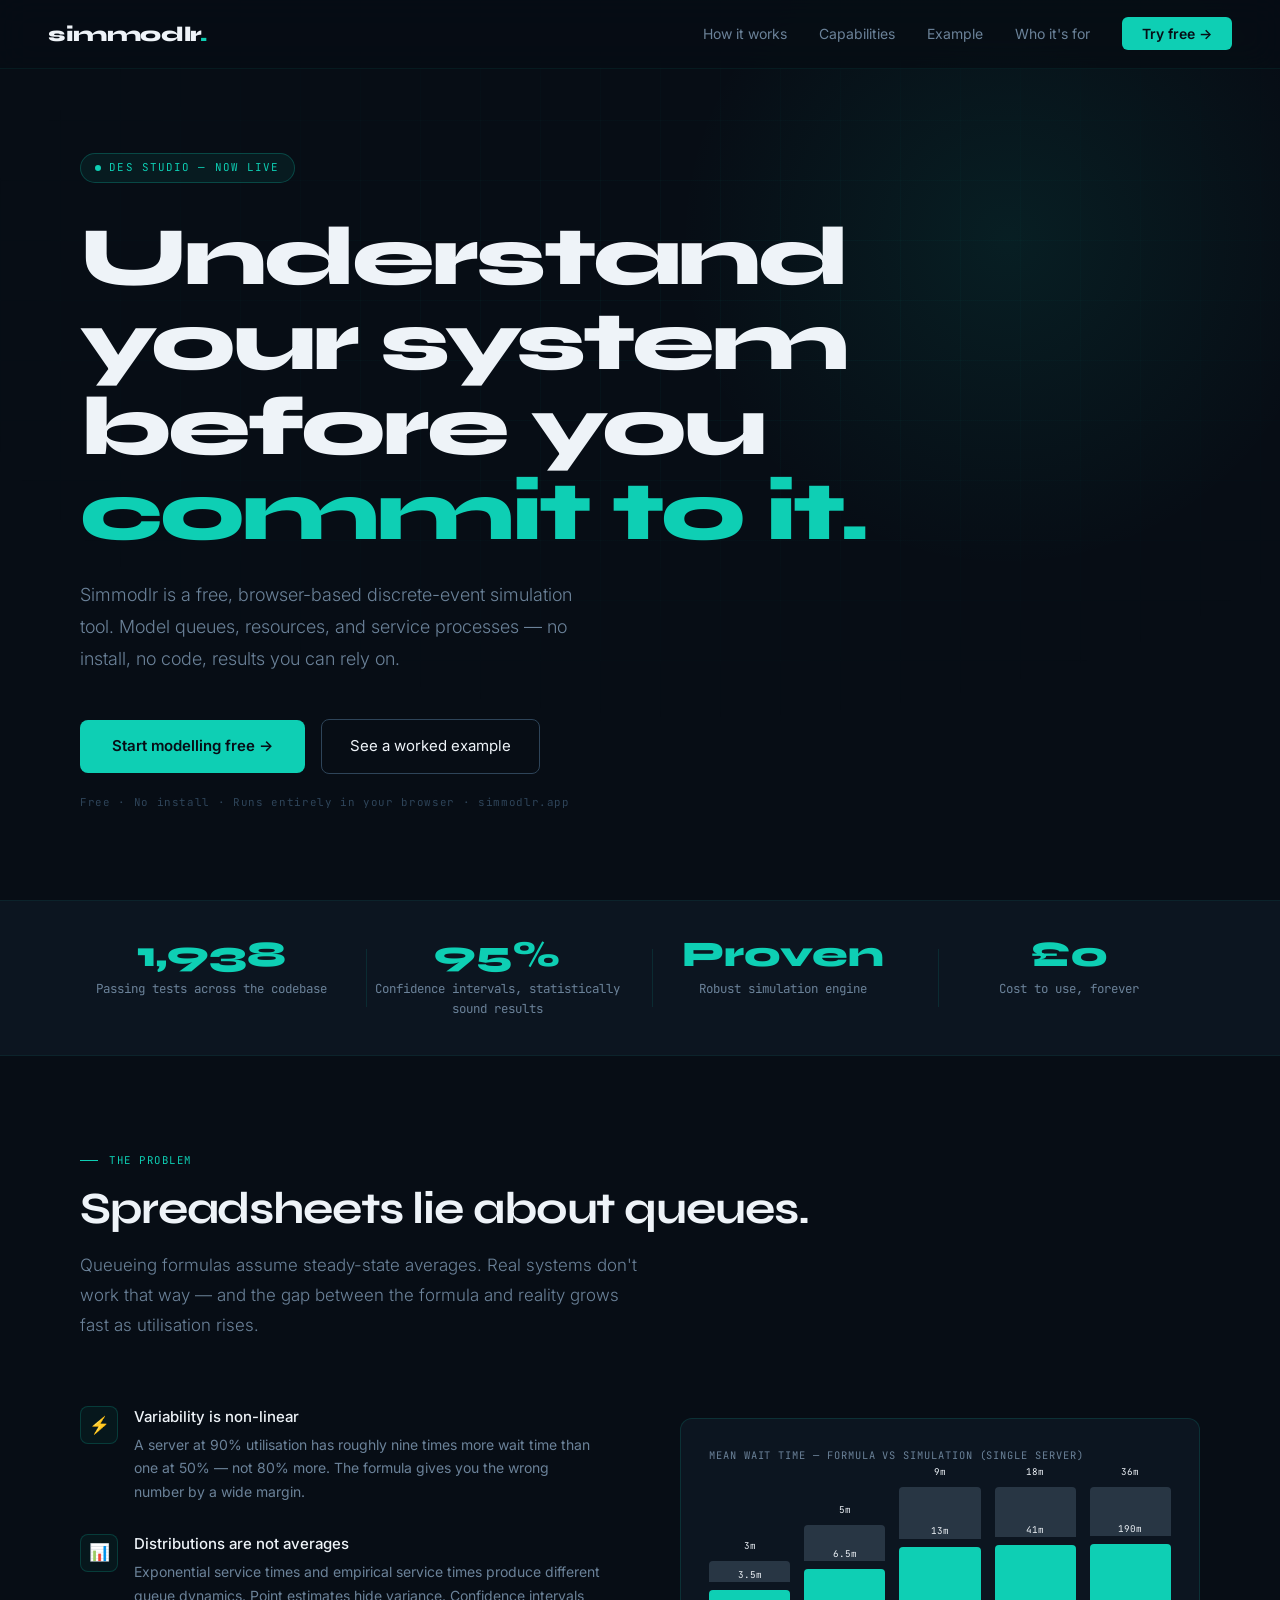
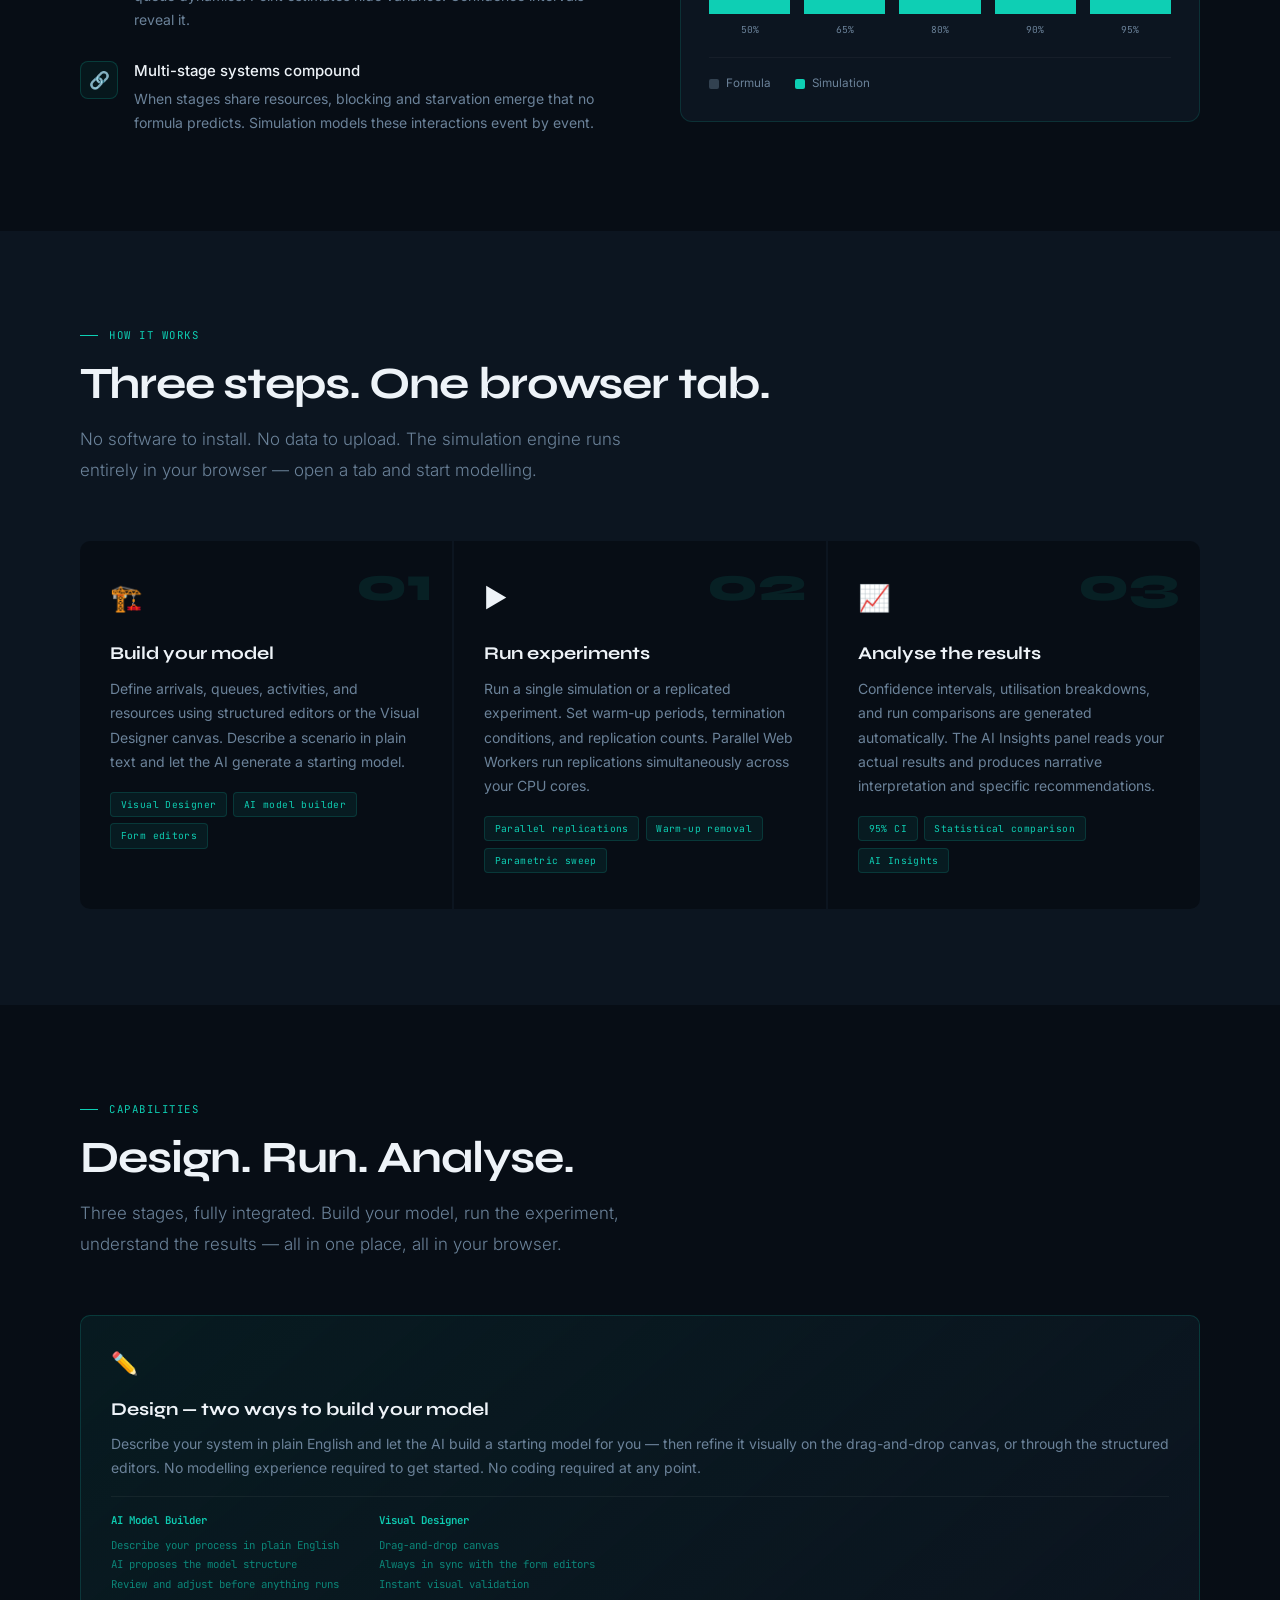
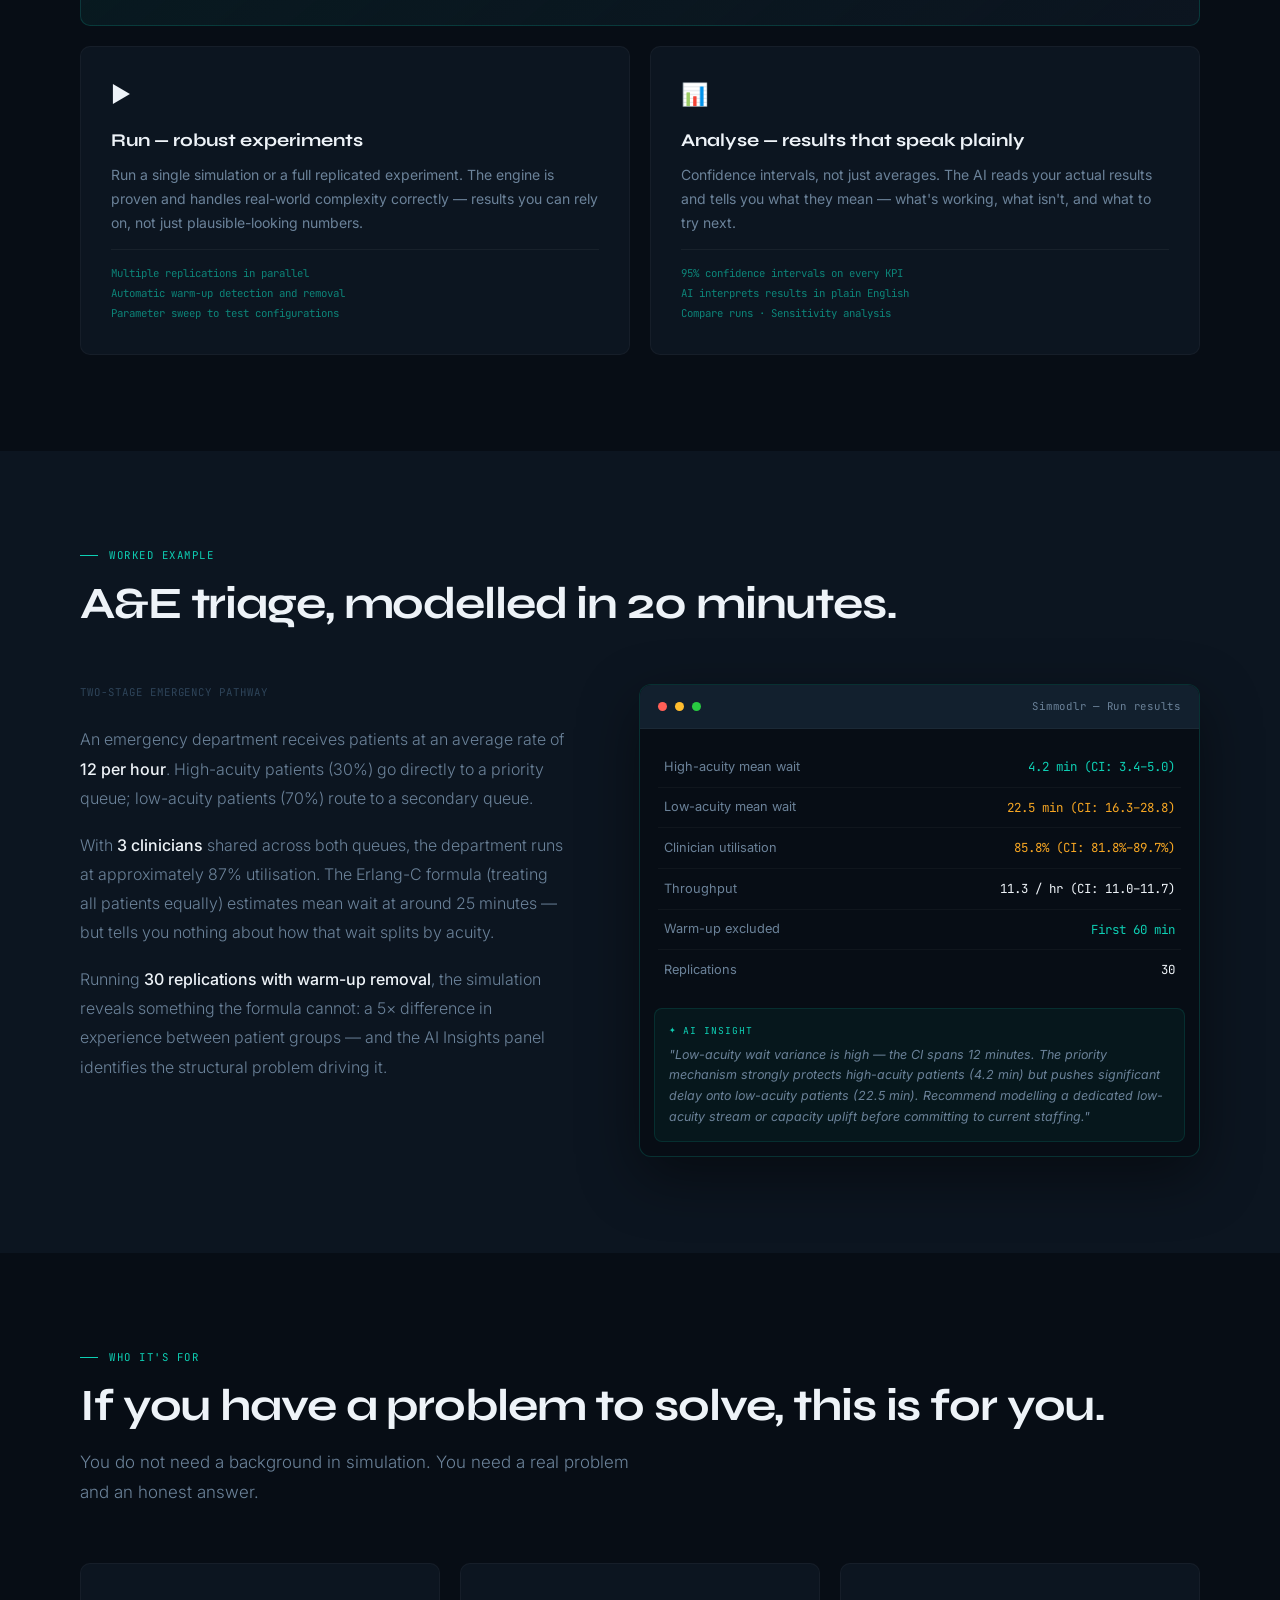
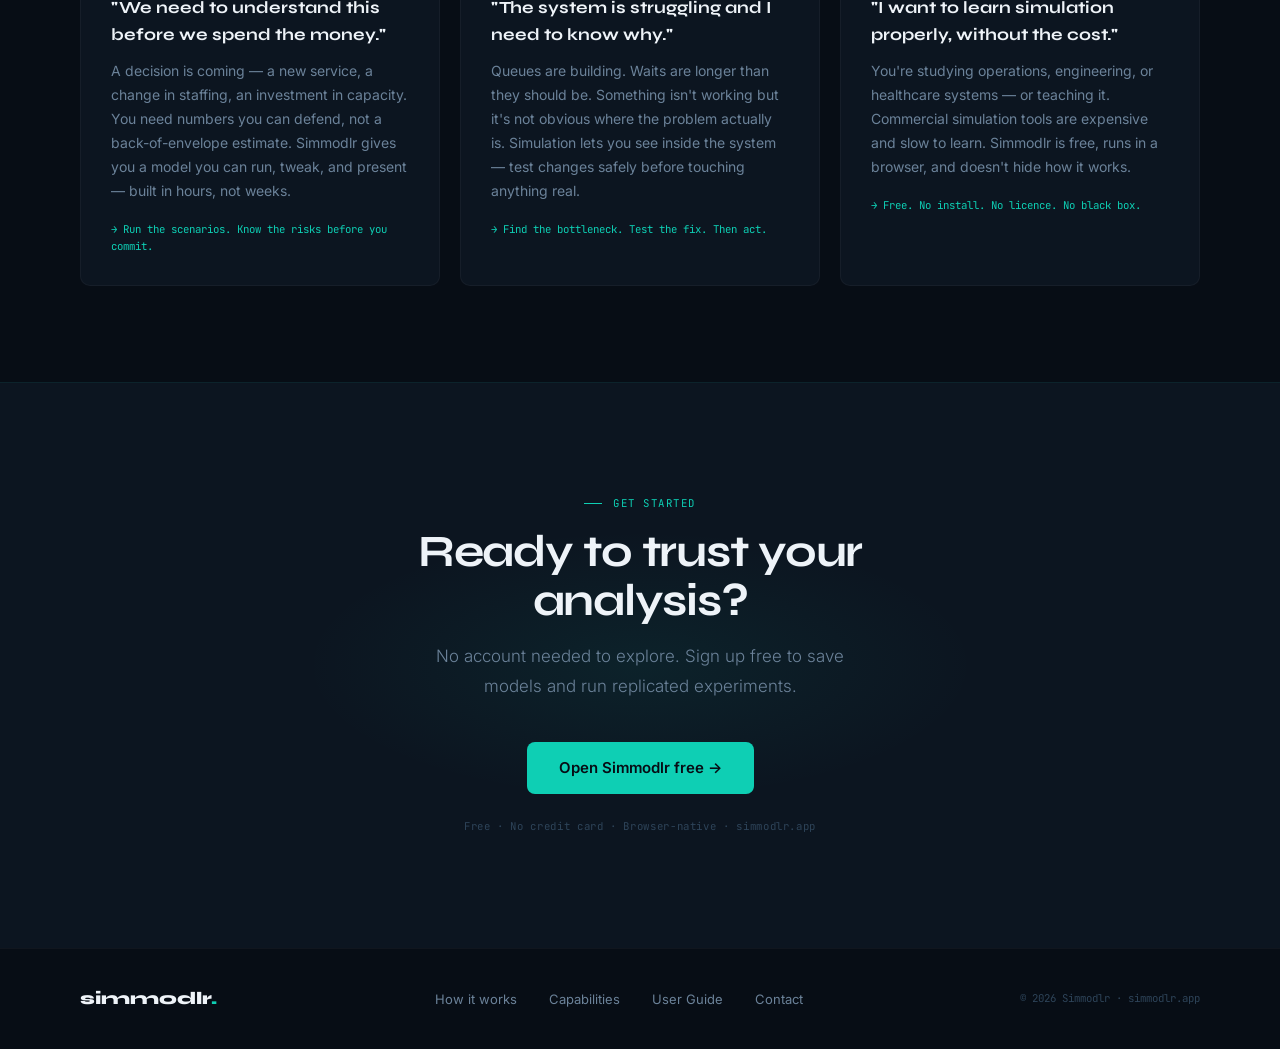
<file: index..html>
<!DOCTYPE html>
<html lang="en">
<head>
<meta charset="UTF-8">
<meta name="viewport" content="width=device-width, initial-scale=1.0">
<title>Simmodlr — Discrete-Event Simulation in Your Browser</title>
<link href="https://fonts.googleapis.com/css2?family=Syne:wght@400;500;600;700;800&family=Inter:wght@300;400;500;600&family=JetBrains+Mono:wght@400;500&display=swap" rel="stylesheet">
<style>
*, *::before, *::after { box-sizing: border-box; margin: 0; padding: 0; }

:root {
  --bg:         #070D15;
  --bg-2:       #0C1520;
  --bg-3:       #12202E;
  --teal:       #0ECFB4;
  --teal-dim:   #0AA897;
  --teal-faint: rgba(14,207,180,0.1);
  --amber:      #F6A623;
  --white:      #EEF3F8;
  --mid:        #6B8299;
  --dim:        #2E4459;
  --syne:       'Syne', sans-serif;
  --inter:      'Inter', sans-serif;
  --mono:       'JetBrains Mono', monospace;
}

html { scroll-behavior: smooth; }
body {
  background: var(--bg);
  color: var(--white);
  font-family: var(--inter);
  font-size: 16px;
  line-height: 1.6;
  overflow-x: hidden;
}

/* ── NAV ── */
nav {
  position: fixed; top: 0; left: 0; right: 0; z-index: 100;
  display: flex; align-items: center; justify-content: space-between;
  padding: 1.1rem 3rem;
  background: rgba(7,13,21,0.85);
  backdrop-filter: blur(16px);
  border-bottom: 1px solid rgba(14,207,180,0.08);
}
.nav-brand {
  font-family: var(--syne); font-size: 1.3rem; font-weight: 800;
  color: var(--white); text-decoration: none; letter-spacing: -0.02em;
}
.nav-brand span { color: var(--teal); }
.nav-links { display: flex; gap: 2rem; align-items: center; list-style: none; }
.nav-links a {
  color: var(--mid); text-decoration: none;
  font-size: 0.875rem; transition: color 0.2s;
}
.nav-links a:hover { color: var(--white); }
.nav-btn {
  background: var(--teal); color: var(--bg) !important;
  padding: 0.5rem 1.25rem; border-radius: 6px;
  font-weight: 600; font-size: 0.875rem; text-decoration: none;
  transition: background 0.2s, transform 0.15s;
}
.nav-btn:hover { background: #17e8cc; transform: translateY(-1px); }

/* ── HERO ── */
.hero {
  min-height: 100vh;
  display: flex; flex-direction: column; justify-content: center;
  padding: 9rem 3rem 5rem;
  position: relative; overflow: hidden;
}
.hero-grid {
  position: absolute; inset: 0;
  background-image:
    linear-gradient(rgba(14,207,180,0.035) 1px, transparent 1px),
    linear-gradient(90deg, rgba(14,207,180,0.035) 1px, transparent 1px);
  background-size: 60px 60px;
  mask-image: radial-gradient(ellipse 85% 65% at 55% 35%, black 15%, transparent 72%);
}
.hero-orb {
  position: absolute; top: -15%; right: -8%;
  width: 750px; height: 750px; border-radius: 50%;
  background: radial-gradient(circle, rgba(14,207,180,0.09) 0%, transparent 62%);
  pointer-events: none;
}
.hero-inner { position: relative; max-width: 1120px; margin: 0 auto; width: 100%; }

.hero-badge {
  display: inline-flex; align-items: center; gap: 0.5rem;
  border: 1px solid rgba(14,207,180,0.25);
  background: rgba(14,207,180,0.07);
  padding: 0.35rem 0.9rem; border-radius: 100px;
  font-family: var(--mono); font-size: 0.68rem; color: var(--teal);
  letter-spacing: 0.1em; text-transform: uppercase; margin-bottom: 2rem;
  opacity: 0; animation: up 0.5s 0.1s ease forwards;
}
.badge-pulse {
  width: 6px; height: 6px; border-radius: 50%;
  background: var(--teal); animation: pulse 2s infinite;
}

.hero-h1 {
  font-family: var(--syne); font-weight: 800;
  font-size: clamp(3rem, 6.5vw, 5.5rem);
  line-height: 1.02; letter-spacing: -0.035em;
  color: var(--white); margin-bottom: 1.5rem; max-width: 820px;
  opacity: 0; animation: up 0.6s 0.2s ease forwards;
}
.hero-h1 .teal { color: var(--teal); }

.hero-sub {
  font-size: 1.125rem; color: var(--mid);
  max-width: 500px; line-height: 1.78; font-weight: 300;
  margin-bottom: 2.75rem;
  opacity: 0; animation: up 0.6s 0.3s ease forwards;
}

.hero-ctas {
  display: flex; gap: 1rem; flex-wrap: wrap; align-items: center;
  opacity: 0; animation: up 0.6s 0.4s ease forwards;
}
.btn-primary {
  display: inline-flex; align-items: center; gap: 0.5rem;
  background: var(--teal); color: var(--bg);
  padding: 0.9rem 2rem; border-radius: 8px;
  font-weight: 600; font-size: 0.9375rem; text-decoration: none;
  transition: background 0.2s, transform 0.15s;
}
.btn-primary:hover { background: #17e8cc; transform: translateY(-1px); }
.btn-ghost {
  display: inline-flex; align-items: center; gap: 0.5rem;
  background: transparent; color: var(--white);
  padding: 0.9rem 1.75rem; border-radius: 8px; font-size: 0.9375rem;
  text-decoration: none; border: 1px solid var(--dim);
  transition: border-color 0.2s;
}
.btn-ghost:hover { border-color: var(--mid); }
.hero-note {
  margin-top: 1.25rem;
  font-family: var(--mono); font-size: 0.68rem; color: var(--dim);
  letter-spacing: 0.06em;
  opacity: 0; animation: up 0.6s 0.5s ease forwards;
}

/* ── PROOF BAR ── */
.proof-bar {
  background: var(--bg-2);
  border-top: 1px solid rgba(14,207,180,0.07);
  border-bottom: 1px solid rgba(14,207,180,0.07);
  padding: 2.25rem 3rem;
}
.proof-inner {
  max-width: 1120px; margin: 0 auto;
  display: grid; grid-template-columns: repeat(4,1fr);
  gap: 1.5rem; text-align: center;
}
.proof-item { position: relative; }
.proof-item + .proof-item::before {
  content: ''; position: absolute; left: 0; top: 15%; bottom: 15%;
  width: 1px; background: rgba(14,207,180,0.12);
}
.proof-n {
  font-family: var(--syne); font-size: 2.25rem; font-weight: 800;
  color: var(--teal); line-height: 1; margin-bottom: 0.4rem;
}
.proof-l { font-size: 0.78rem; color: var(--mid); font-family: var(--mono); }

/* ── GENERIC SECTION ── */
section { padding: 6rem 3rem; position: relative; }
.section-inner { max-width: 1120px; margin: 0 auto; }
.section-tag {
  font-family: var(--mono); font-size: 0.67rem; color: var(--teal);
  letter-spacing: 0.14em; text-transform: uppercase;
  display: flex; align-items: center; gap: 0.7rem; margin-bottom: 1rem;
}
.section-tag::before { content: ''; width: 18px; height: 1px; background: var(--teal); }
.section-h2 {
  font-family: var(--syne); font-weight: 700;
  font-size: clamp(1.875rem, 3.5vw, 2.875rem);
  line-height: 1.08; letter-spacing: -0.025em;
  color: var(--white); margin-bottom: 1rem;
}
.section-body {
  font-size: 1.0625rem; color: var(--mid);
  max-width: 560px; line-height: 1.78; font-weight: 300;
}

/* ── PROBLEM ── */
.problem { background: var(--bg); }
.problem-split {
  display: grid; grid-template-columns: 1fr 1fr;
  gap: 5rem; align-items: center; margin-top: 4rem;
}
.problem-points { list-style: none; display: flex; flex-direction: column; gap: 1.75rem; }
.problem-point { display: flex; gap: 1rem; align-items: flex-start; }
.pp-icon {
  flex-shrink: 0; width: 38px; height: 38px;
  border: 1px solid rgba(14,207,180,0.2); border-radius: 8px;
  display: flex; align-items: center; justify-content: center;
  font-size: 1.05rem; margin-top: 0.1rem;
  background: rgba(14,207,180,0.05);
}
.pp-title { font-weight: 500; color: var(--white); margin-bottom: 0.25rem; font-size: 0.9375rem; }
.pp-body { font-size: 0.875rem; color: var(--mid); line-height: 1.7; }

/* chart */
.chart-wrap {
  background: var(--bg-2); border: 1px solid rgba(14,207,180,0.15);
  border-radius: 12px; padding: 1.75rem; overflow: hidden;
}
.chart-label {
  font-family: var(--mono); font-size: 0.65rem; color: var(--mid);
  letter-spacing: 0.09em; text-transform: uppercase; margin-bottom: 1.5rem;
}
.bars { display: flex; align-items: flex-end; gap: 0.875rem; height: 150px; }
.bar-col { flex: 1; display: flex; flex-direction: column; align-items: center; gap: 0.5rem; height: 100%; justify-content: flex-end; }
.bar {
  width: 100%; border-radius: 4px 4px 0 0;
  transform-origin: bottom; transform: scaleY(0);
  transition: transform 0.8s cubic-bezier(0.34,1.2,0.64,1);
  position: relative;
}
.bar.animate { transform: scaleY(1); }
.bar-f { background: rgba(107,130,153,0.3); }
.bar-a { background: var(--teal); }
.bar-tip {
  position: absolute; top: -1.4rem; left: 50%; transform: translateX(-50%);
  font-family: var(--mono); font-size: 0.58rem; color: var(--white); white-space: nowrap;
}
.bar-key { font-family: var(--mono); font-size: 0.6rem; color: var(--mid); }
.chart-legend {
  display: flex; gap: 1.5rem; margin-top: 1.25rem;
  padding-top: 1rem; border-top: 1px solid rgba(255,255,255,0.04);
}
.legend-i { display: flex; align-items: center; gap: 0.45rem; font-size: 0.73rem; color: var(--mid); }
.legend-dot { width: 10px; height: 10px; border-radius: 2px; }

/* ── HOW ── */
.how { background: var(--bg-2); }
.steps {
  display: grid; grid-template-columns: repeat(3,1fr);
  gap: 2px; margin-top: 3.5rem; border-radius: 10px; overflow: hidden;
}
.step { background: var(--bg); padding: 2.25rem 1.875rem; position: relative; }
.step-n {
  font-family: var(--syne); font-size: 3rem; font-weight: 800;
  color: rgba(14,207,180,0.1); line-height: 1;
  position: absolute; top: 1.25rem; right: 1.25rem;
}
.step-icon { font-size: 1.625rem; margin-bottom: 1.25rem; display: block; }
.step-title {
  font-family: var(--syne); font-size: 1.125rem; font-weight: 700;
  color: var(--white); margin-bottom: 0.625rem;
}
.step-body { font-size: 0.875rem; color: var(--mid); line-height: 1.72; }
.step-tags { display: flex; flex-wrap: wrap; gap: 0.4rem; margin-top: 1.125rem; }
.tag {
  font-family: var(--mono); font-size: 0.6rem; color: var(--teal);
  background: rgba(14,207,180,0.08); border: 1px solid rgba(14,207,180,0.16);
  padding: 0.25rem 0.6rem; border-radius: 4px; letter-spacing: 0.04em;
}

/* ── FEATURES ── */
.features { background: var(--bg); }
.feat-grid {
  display: grid; grid-template-columns: repeat(2,1fr);
  gap: 1.25rem; margin-top: 3.5rem;
}
.feat-card {
  padding: 1.875rem; border-radius: 10px;
  background: var(--bg-2); border: 1px solid rgba(255,255,255,0.04);
  transition: border-color 0.22s, transform 0.22s;
}
.feat-card:hover { border-color: rgba(14,207,180,0.2); transform: translateY(-2px); }
.feat-card.primary { border-color: rgba(14,207,180,0.18); background: linear-gradient(140deg, rgba(14,207,180,0.07), var(--bg-2)); }
.feat-icon { font-size: 1.375rem; margin-bottom: 0.875rem; display: block; }
.feat-title {
  font-family: var(--syne); font-size: 1.125rem; font-weight: 700;
  color: var(--white); margin-bottom: 0.5rem;
}
.feat-body { font-size: 0.875rem; color: var(--mid); line-height: 1.72; }
.feat-detail {
  margin-top: 0.875rem; padding-top: 0.875rem;
  border-top: 1px solid rgba(255,255,255,0.05);
  font-family: var(--mono); font-size: 0.67rem;
  color: rgba(14,207,180,0.6); line-height: 1.85;
}

/* ── SCENARIO ── */
.scenario { background: var(--bg-2); }
.scenario-split {
  display: grid; grid-template-columns: 1fr 1.15fr;
  gap: 4.5rem; align-items: start; margin-top: 3.5rem;
}
.scenario-meta {
  font-family: var(--mono); font-size: 0.67rem; color: var(--dim);
  letter-spacing: 0.09em; text-transform: uppercase; margin-bottom: 1.5rem;
}
.scenario-p { font-size: 1rem; color: var(--mid); line-height: 1.82; font-weight: 300; margin-bottom: 1.125rem; }
.scenario-p strong { color: var(--white); font-weight: 500; }

.result-card {
  background: var(--bg); border: 1px solid rgba(14,207,180,0.18);
  border-radius: 12px; overflow: hidden;
  box-shadow: 0 20px 60px rgba(0,0,0,0.45);
}
.rc-head {
  background: var(--bg-3); padding: 0.8rem 1.125rem;
  border-bottom: 1px solid rgba(255,255,255,0.04);
  display: flex; align-items: center; gap: 0.5rem;
}
.rc-dot { width: 9px; height: 9px; border-radius: 50%; }
.rc-title {
  font-family: var(--mono); font-size: 0.67rem; color: var(--mid);
  letter-spacing: 0.07em; margin-left: auto;
}
.rc-body { padding: 1.125rem; }
.rc-row {
  display: flex; justify-content: space-between; align-items: center;
  padding: 0.6rem 0.375rem;
  border-bottom: 1px solid rgba(255,255,255,0.035);
  font-size: 0.8rem;
}
.rc-row:last-child { border-bottom: none; }
.rc-k { color: var(--mid); }
.rc-v { font-family: var(--mono); font-size: 0.78rem; color: var(--white); }
.rc-v.g { color: var(--teal); }
.rc-v.w { color: var(--amber); }
.ai-box {
  margin: 0.875rem; margin-top: 0;
  background: rgba(14,207,180,0.05);
  border: 1px solid rgba(14,207,180,0.13); border-radius: 8px;
  padding: 0.875rem;
}
.ai-box-label {
  font-family: var(--mono); font-size: 0.6rem; color: var(--teal);
  letter-spacing: 0.1em; text-transform: uppercase; margin-bottom: 0.4rem;
  display: flex; align-items: center; gap: 0.35rem;
}
.ai-box-label::before { content: '✦'; font-size: 0.5rem; }
.ai-box-text { font-size: 0.78rem; color: var(--mid); line-height: 1.65; font-style: italic; }

/* ── AUDIENCES ── */
.audiences { background: var(--bg); }
.aud-grid {
  display: grid; grid-template-columns: repeat(3,1fr);
  gap: 1.25rem; margin-top: 3.5rem;
}
.aud-card {
  padding: 1.875rem; border-radius: 10px;
  background: var(--bg-2); border: 1px solid rgba(255,255,255,0.04);
}
.aud-role {
  font-family: var(--syne); font-size: 1.0625rem; font-weight: 700;
  color: var(--white); margin-bottom: 0.625rem;
}
.aud-body { font-size: 0.875rem; color: var(--mid); line-height: 1.72; margin-bottom: 1.125rem; }
.aud-use { font-family: var(--mono); font-size: 0.67rem; color: var(--teal); }

/* ── CTA ── */
.cta {
  background: var(--bg-2);
  border-top: 1px solid rgba(14,207,180,0.07);
  text-align: center; padding: 7rem 3rem; position: relative; overflow: hidden;
}
.cta-glow {
  position: absolute; top: 50%; left: 50%;
  transform: translate(-50%,-50%);
  width: 700px; height: 280px; border-radius: 50%;
  background: radial-gradient(ellipse, rgba(14,207,180,0.07) 0%, transparent 68%);
  pointer-events: none;
}
.cta .section-h2 { max-width: 560px; margin: 0 auto 1rem; }
.cta .section-body { margin: 0 auto 2.5rem; text-align: center; max-width: 440px; }
.cta-btns { display: flex; gap: 1rem; justify-content: center; flex-wrap: wrap; }
.cta-note { margin-top: 1.5rem; font-family: var(--mono); font-size: 0.67rem; color: var(--dim); letter-spacing: 0.06em; }

/* ── FOOTER ── */
footer {
  background: var(--bg); padding: 2.25rem 3rem;
  border-top: 1px solid rgba(255,255,255,0.04);
}
.footer-inner {
  max-width: 1120px; margin: 0 auto;
  display: flex; justify-content: space-between; align-items: center; flex-wrap: wrap; gap: 1.5rem;
}
.footer-brand {
  font-family: var(--syne); font-size: 1.1rem; font-weight: 800;
  color: var(--white); text-decoration: none;
}
.footer-brand span { color: var(--teal); }
.footer-links { display: flex; gap: 2rem; list-style: none; flex-wrap: wrap; }
.footer-links a { font-size: 0.8125rem; color: var(--mid); text-decoration: none; transition: color 0.2s; }
.footer-links a:hover { color: var(--white); }
.footer-copy { font-family: var(--mono); font-size: 0.67rem; color: var(--dim); }

/* ── ANIMATIONS ── */
@keyframes up { from { opacity:0; transform:translateY(16px); } to { opacity:1; transform:translateY(0); } }
@keyframes pulse { 0%,100%{opacity:1} 50%{opacity:0.3} }
.reveal { opacity:0; transform:translateY(18px); transition: opacity 0.65s ease, transform 0.65s ease; }
.reveal.in { opacity:1; transform:translateY(0); }
.d1{transition-delay:.1s} .d2{transition-delay:.2s} .d3{transition-delay:.3s}

/* ── RESPONSIVE ── */
@media(max-width:900px){
  nav{padding:1rem 1.5rem;} .nav-links{display:none;}
  section{padding:4rem 1.5rem;} .hero{padding:7rem 1.5rem 4rem;}
  .proof-bar{padding:1.75rem 1.5rem;} .proof-inner{grid-template-columns:repeat(2,1fr);}
  .problem-split,.scenario-split{grid-template-columns:1fr;gap:3rem;}
  .steps,.feat-grid,.aud-grid{grid-template-columns:1fr;}
  .footer-inner{flex-direction:column;text-align:center;} .footer-links{justify-content:center;}
}
</style>
</head>
<body>

<!-- NAV -->
<nav>
  <a href="/" class="nav-brand">simmodlr<span>.</span></a>
  <ul class="nav-links">
    <li><a href="#how">How it works</a></li>
    <li><a href="#features">Capabilities</a></li>
    <li><a href="#example">Example</a></li>
    <li><a href="#for-who">Who it's for</a></li>
    <li><a href="#cta" class="nav-btn">Try free →</a></li>
  </ul>
</nav>

<!-- HERO -->
<section class="hero">
  <div class="hero-grid"></div>
  <div class="hero-orb"></div>
  <div class="hero-inner">
    <div class="hero-badge"><div class="badge-pulse"></div>DES Studio — now live</div>
    <h1 class="hero-h1">Understand your system<br>before you <span class="teal">commit to it.</span></h1>
    <p class="hero-sub">
      Simmodlr is a free, browser-based discrete-event simulation tool.
      Model queues, resources, and service processes — no install, no code,
      results you can rely on.
    </p>
    <div class="hero-ctas">
      <a href="#cta" class="btn-primary">Start modelling free →</a>
      <a href="#example" class="btn-ghost">See a worked example</a>
    </div>
    <p class="hero-note">Free · No install · Runs entirely in your browser · simmodlr.app</p>
  </div>
</section>

<!-- PROOF BAR -->
<div class="proof-bar">
  <div class="proof-inner">
    <div class="proof-item">
      <div class="proof-n">1,938</div>
      <div class="proof-l">Passing tests across the codebase</div>
    </div>
    <div class="proof-item">
      <div class="proof-n">95%</div>
      <div class="proof-l">Confidence intervals, statistically sound results</div>
    </div>
    <div class="proof-item">
      <div class="proof-n">Proven</div>
      <div class="proof-l">Robust simulation engine</div>
    </div>
    <div class="proof-item">
      <div class="proof-n">£0</div>
      <div class="proof-l">Cost to use, forever</div>
    </div>
  </div>
</div>

<!-- PROBLEM -->
<section class="problem" id="problem">
  <div class="section-inner">
    <div class="section-tag">The problem</div>
    <h2 class="section-h2">Spreadsheets lie about queues.</h2>
    <p class="section-body">Queueing formulas assume steady-state averages. Real systems don't work that way — and the gap between the formula and reality grows fast as utilisation rises.</p>
    <div class="problem-split">
      <ul class="problem-points reveal">
        <li class="problem-point">
          <div class="pp-icon">⚡</div>
          <div>
            <div class="pp-title">Variability is non-linear</div>
            <p class="pp-body">A server at 90% utilisation has roughly nine times more wait time than one at 50% — not 80% more. The formula gives you the wrong number by a wide margin.</p>
          </div>
        </li>
        <li class="problem-point">
          <div class="pp-icon">📊</div>
          <div>
            <div class="pp-title">Distributions are not averages</div>
            <p class="pp-body">Exponential service times and empirical service times produce different queue dynamics. Point estimates hide variance. Confidence intervals reveal it.</p>
          </div>
        </li>
        <li class="problem-point">
          <div class="pp-icon">🔗</div>
          <div>
            <div class="pp-title">Multi-stage systems compound</div>
            <p class="pp-body">When stages share resources, blocking and starvation emerge that no formula predicts. Simulation models these interactions event by event.</p>
          </div>
        </li>
      </ul>
      <div class="reveal d2">
        <div class="chart-wrap">
          <div class="chart-label">Mean wait time — formula vs simulation (single server)</div>
          <div class="bars" id="chartBars">
            <div class="bar-col">
              <div class="bar bar-f" style="height:14%"><span class="bar-tip">3m</span></div>
              <div class="bar bar-a" style="height:16%"><span class="bar-tip">3.5m</span></div>
              <div class="bar-key">50%</div>
            </div>
            <div class="bar-col">
              <div class="bar bar-f" style="height:24%"><span class="bar-tip">5m</span></div>
              <div class="bar bar-a" style="height:30%"><span class="bar-tip">6.5m</span></div>
              <div class="bar-key">65%</div>
            </div>
            <div class="bar-col">
              <div class="bar bar-f" style="height:40%"><span class="bar-tip">9m</span></div>
              <div class="bar bar-a" style="height:52%"><span class="bar-tip">13m</span></div>
              <div class="bar-key">80%</div>
            </div>
            <div class="bar-col">
              <div class="bar bar-f" style="height:58%"><span class="bar-tip">18m</span></div>
              <div class="bar bar-a" style="height:80%"><span class="bar-tip">41m</span></div>
              <div class="bar-key">90%</div>
            </div>
            <div class="bar-col">
              <div class="bar bar-f" style="height:70%"><span class="bar-tip">36m</span></div>
              <div class="bar bar-a" style="height:100%"><span class="bar-tip">190m</span></div>
              <div class="bar-key">95%</div>
            </div>
          </div>
          <div class="chart-legend">
            <div class="legend-i"><div class="legend-dot" style="background:rgba(107,130,153,0.4)"></div>Formula</div>
            <div class="legend-i"><div class="legend-dot" style="background:var(--teal)"></div>Simulation</div>
          </div>
        </div>
      </div>
    </div>
  </div>
</section>

<!-- HOW IT WORKS -->
<section class="how" id="how">
  <div class="section-inner">
    <div class="section-tag">How it works</div>
    <h2 class="section-h2">Three steps. One browser tab.</h2>
    <p class="section-body">No software to install. No data to upload. The simulation engine runs entirely in your browser — open a tab and start modelling.</p>
    <div class="steps reveal">
      <div class="step">
        <div class="step-n">01</div>
        <span class="step-icon">🏗️</span>
        <h3 class="step-title">Build your model</h3>
        <p class="step-body">Define arrivals, queues, activities, and resources using structured editors or the Visual Designer canvas. Describe a scenario in plain text and let the AI generate a starting model.</p>
        <div class="step-tags">
          <span class="tag">Visual Designer</span>
          <span class="tag">AI model builder</span>
          <span class="tag">Form editors</span>
        </div>
      </div>
      <div class="step">
        <div class="step-n">02</div>
        <span class="step-icon">▶️</span>
        <h3 class="step-title">Run experiments</h3>
        <p class="step-body">Run a single simulation or a replicated experiment. Set warm-up periods, termination conditions, and replication counts. Parallel Web Workers run replications simultaneously across your CPU cores.</p>
        <div class="step-tags">
          <span class="tag">Parallel replications</span>
          <span class="tag">Warm-up removal</span>
          <span class="tag">Parametric sweep</span>
        </div>
      </div>
      <div class="step">
        <div class="step-n">03</div>
        <span class="step-icon">📈</span>
        <h3 class="step-title">Analyse the results</h3>
        <p class="step-body">Confidence intervals, utilisation breakdowns, and run comparisons are generated automatically. The AI Insights panel reads your actual results and produces narrative interpretation and specific recommendations.</p>
        <div class="step-tags">
          <span class="tag">95% CI</span>
          <span class="tag">Statistical comparison</span>
          <span class="tag">AI Insights</span>
        </div>
      </div>
    </div>
  </div>
</section>

<!-- FEATURES -->
<section class="features" id="features">
  <div class="section-inner">
    <div class="section-tag">Capabilities</div>
    <h2 class="section-h2">Design. Run. Analyse.</h2>
    <p class="section-body">Three stages, fully integrated. Build your model, run the experiment, understand the results — all in one place, all in your browser.</p>
    <div class="feat-grid reveal">
      <div class="feat-card primary" style="grid-column: 1 / -1;">
        <span class="feat-icon">✏️</span>
        <h3 class="feat-title">Design — two ways to build your model</h3>
        <p class="feat-body">Describe your system in plain English and let the AI build a starting model for you — then refine it visually on the drag-and-drop canvas, or through the structured editors. No modelling experience required to get started. No coding required at any point.</p>
        <div class="feat-detail" style="display:flex; gap: 2.5rem; flex-wrap: wrap; margin-top: 1rem;">
          <div>
            <div style="color: var(--teal); font-weight: 600; margin-bottom: 0.3rem;">AI Model Builder</div>
            Describe your process in plain English<br>
            AI proposes the model structure<br>
            Review and adjust before anything runs
          </div>
          <div>
            <div style="color: var(--teal); font-weight: 600; margin-bottom: 0.3rem;">Visual Designer</div>
            Drag-and-drop canvas<br>
            Always in sync with the form editors<br>
            Instant visual validation
          </div>
        </div>
      </div>
      <div class="feat-card">
        <span class="feat-icon">▶️</span>
        <h3 class="feat-title">Run — robust experiments</h3>
        <p class="feat-body">Run a single simulation or a full replicated experiment. The engine is proven and handles real-world complexity correctly — results you can rely on, not just plausible-looking numbers.</p>
        <div class="feat-detail">Multiple replications in parallel<br>Automatic warm-up detection and removal<br>Parameter sweep to test configurations</div>
      </div>
      <div class="feat-card">
        <span class="feat-icon">📊</span>
        <h3 class="feat-title">Analyse — results that speak plainly</h3>
        <p class="feat-body">Confidence intervals, not just averages. The AI reads your actual results and tells you what they mean — what's working, what isn't, and what to try next.</p>
        <div class="feat-detail">95% confidence intervals on every KPI<br>AI interprets results in plain English<br>Compare runs · Sensitivity analysis</div>
      </div>
    </div>
  </div>
</section>

<!-- SCENARIO -->
<section class="scenario" id="example">
  <div class="section-inner">
    <div class="section-tag">Worked example</div>
    <h2 class="section-h2">A&amp;E triage, modelled in 20 minutes.</h2>
    <div class="scenario-split">
      <div class="reveal">
        <div class="scenario-meta">Two-stage emergency pathway</div>
        <p class="scenario-p">An emergency department receives patients at an average rate of <strong>12 per hour</strong>. High-acuity patients (30%) go directly to a priority queue; low-acuity patients (70%) route to a secondary queue.</p>
        <p class="scenario-p">With <strong>3 clinicians</strong> shared across both queues, the department runs at approximately 87% utilisation. The Erlang-C formula (treating all patients equally) estimates mean wait at around 25 minutes — but tells you nothing about how that wait splits by acuity.</p>
        <p class="scenario-p">Running <strong>30 replications with warm-up removal</strong>, the simulation reveals something the formula cannot: a 5× difference in experience between patient groups — and the AI Insights panel identifies the structural problem driving it.</p>
      </div>
      <div class="reveal d2">
        <div class="result-card">
          <div class="rc-head">
            <div class="rc-dot" style="background:#FF5F57"></div>
            <div class="rc-dot" style="background:#FFBD2E"></div>
            <div class="rc-dot" style="background:#28CA41"></div>
            <span class="rc-title">Simmodlr — Run results</span>
          </div>
          <div class="rc-body">
            <div class="rc-row"><span class="rc-k">High-acuity mean wait</span><span class="rc-v g">4.2 min (CI: 3.4–5.0)</span></div>
            <div class="rc-row"><span class="rc-k">Low-acuity mean wait</span><span class="rc-v w">22.5 min (CI: 16.3–28.8)</span></div>
            <div class="rc-row"><span class="rc-k">Clinician utilisation</span><span class="rc-v w">85.8% (CI: 81.8%–89.7%)</span></div>
            <div class="rc-row"><span class="rc-k">Throughput</span><span class="rc-v">11.3 / hr (CI: 11.0–11.7)</span></div>
            <div class="rc-row"><span class="rc-k">Warm-up excluded</span><span class="rc-v g">First 60 min</span></div>
            <div class="rc-row"><span class="rc-k">Replications</span><span class="rc-v">30</span></div>
          </div>
          <div class="ai-box">
            <div class="ai-box-label">AI Insight</div>
            <p class="ai-box-text">"Low-acuity wait variance is high — the CI spans 12 minutes. The priority mechanism strongly protects high-acuity patients (4.2 min) but pushes significant delay onto low-acuity patients (22.5 min). Recommend modelling a dedicated low-acuity stream or capacity uplift before committing to current staffing."</p>
          </div>
        </div>
      </div>
    </div>
  </div>
</section>

<!-- WHO IT'S FOR -->
<section class="audiences" id="for-who">
  <div class="section-inner">
    <div class="section-tag">Who it's for</div>
    <h2 class="section-h2">If you have a problem to solve, this is for you.</h2>
    <p class="section-body">You do not need a background in simulation. You need a real problem and an honest answer.</p>
    <div class="aud-grid reveal">
      <div class="aud-card">
        <h3 class="aud-role">"We need to understand this before we spend the money."</h3>
        <p class="aud-body">A decision is coming — a new service, a change in staffing, an investment in capacity. You need numbers you can defend, not a back-of-envelope estimate. Simmodlr gives you a model you can run, tweak, and present — built in hours, not weeks.</p>
        <div class="aud-use">→ Run the scenarios. Know the risks before you commit.</div>
      </div>
      <div class="aud-card">
        <h3 class="aud-role">"The system is struggling and I need to know why."</h3>
        <p class="aud-body">Queues are building. Waits are longer than they should be. Something isn't working but it's not obvious where the problem actually is. Simulation lets you see inside the system — test changes safely before touching anything real.</p>
        <div class="aud-use">→ Find the bottleneck. Test the fix. Then act.</div>
      </div>
      <div class="aud-card">
        <h3 class="aud-role">"I want to learn simulation properly, without the cost."</h3>
        <p class="aud-body">You're studying operations, engineering, or healthcare systems — or teaching it. Commercial simulation tools are expensive and slow to learn. Simmodlr is free, runs in a browser, and doesn't hide how it works.</p>
        <div class="aud-use">→ Free. No install. No licence. No black box.</div>
      </div>
    </div>
  </div>
</section>

<!-- CTA -->
<section class="cta" id="cta">
  <div class="cta-glow"></div>
  <div style="position:relative">
    <div class="section-tag" style="justify-content:center">Get started</div>
    <h2 class="section-h2">Ready to trust your analysis?</h2>
    <p class="section-body">No account needed to explore. Sign up free to save models and run replicated experiments.</p>
    <div class="cta-btns">
      <a href="#" class="btn-primary">Open Simmodlr free →</a>
    </div>
    <p class="cta-note">Free · No credit card · Browser-native · simmodlr.app</p>
  </div>
</section>

<!-- FOOTER -->
<footer>
  <div class="footer-inner">
    <a href="/" class="footer-brand">simmodlr<span>.</span></a>
    <ul class="footer-links">
      <li><a href="#how">How it works</a></li>
      <li><a href="#features">Capabilities</a></li>
        <li><a href="#">User Guide</a></li>
      <li><a href="#">Contact</a></li>
    </ul>
    <div class="footer-copy">© 2026 Simmodlr · simmodlr.app</div>
  </div>
</footer>

<script>
  // Scroll reveal
  const obs = new IntersectionObserver(entries => {
    entries.forEach(e => { if (e.isIntersecting) e.target.classList.add('in'); });
  }, { threshold: 0.1, rootMargin: '0px 0px -50px 0px' });
  document.querySelectorAll('.reveal').forEach(el => obs.observe(el));

  // Animate chart bars when in view
  const chartObs = new IntersectionObserver(entries => {
    entries.forEach(e => {
      if (e.isIntersecting) {
        e.target.querySelectorAll('.bar').forEach((b, i) => {
          setTimeout(() => b.classList.add('animate'), i * 80);
        });
        chartObs.unobserve(e.target);
      }
    });
  }, { threshold: 0.4 });
  document.querySelectorAll('.chart-wrap').forEach(el => chartObs.observe(el));
</script>
</body>
</html>
</file>
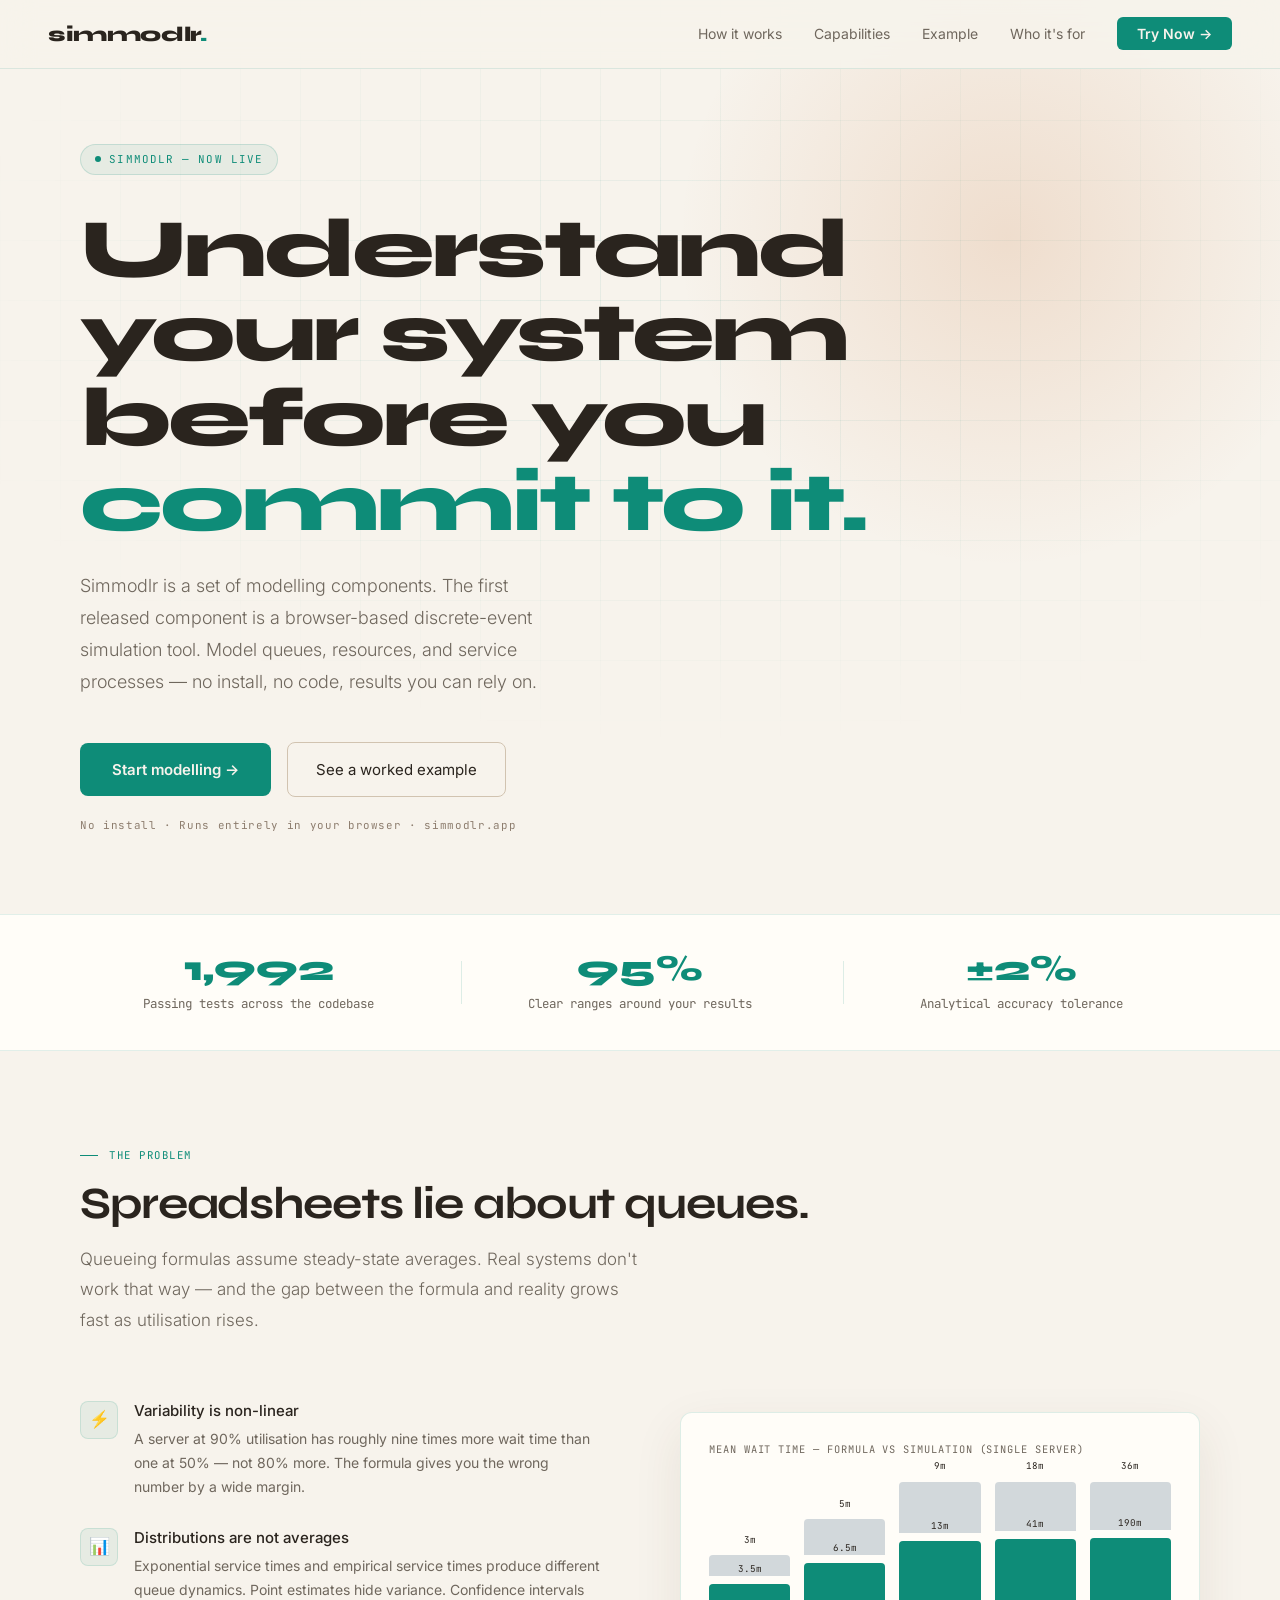
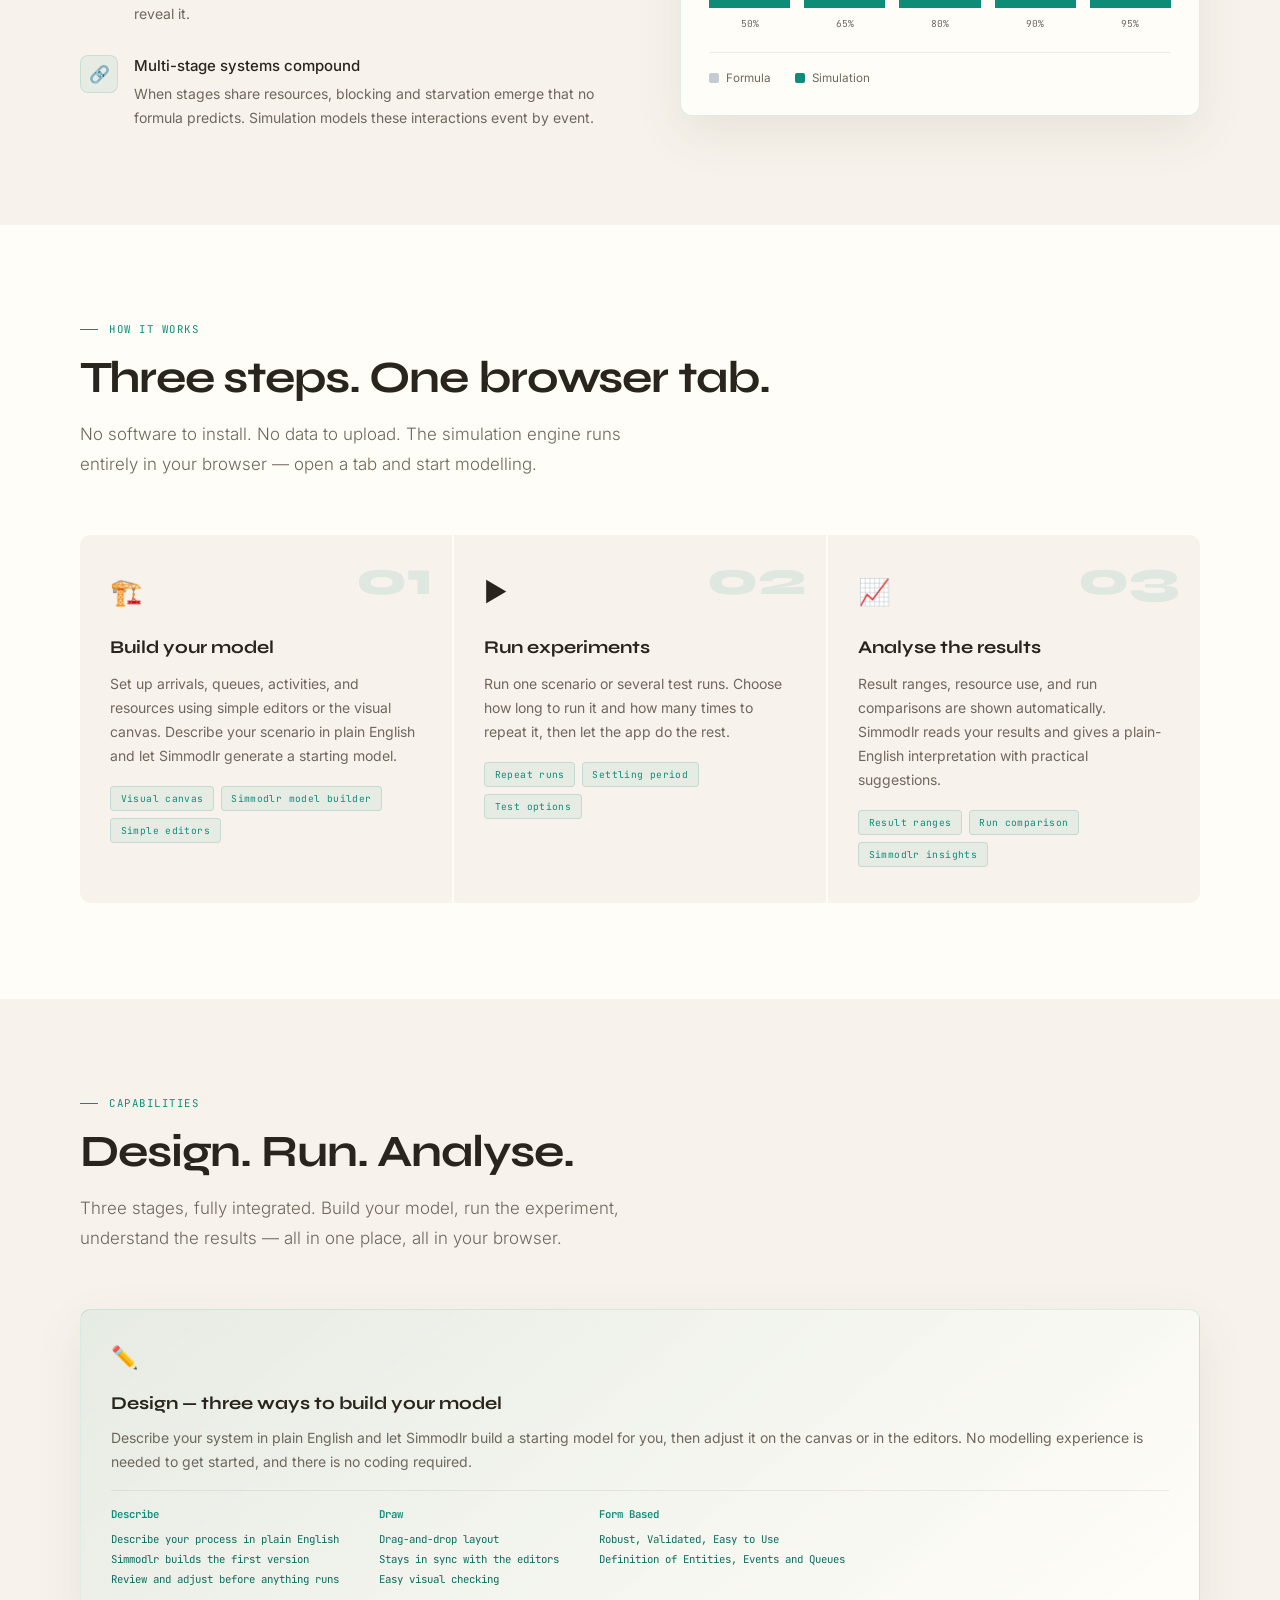
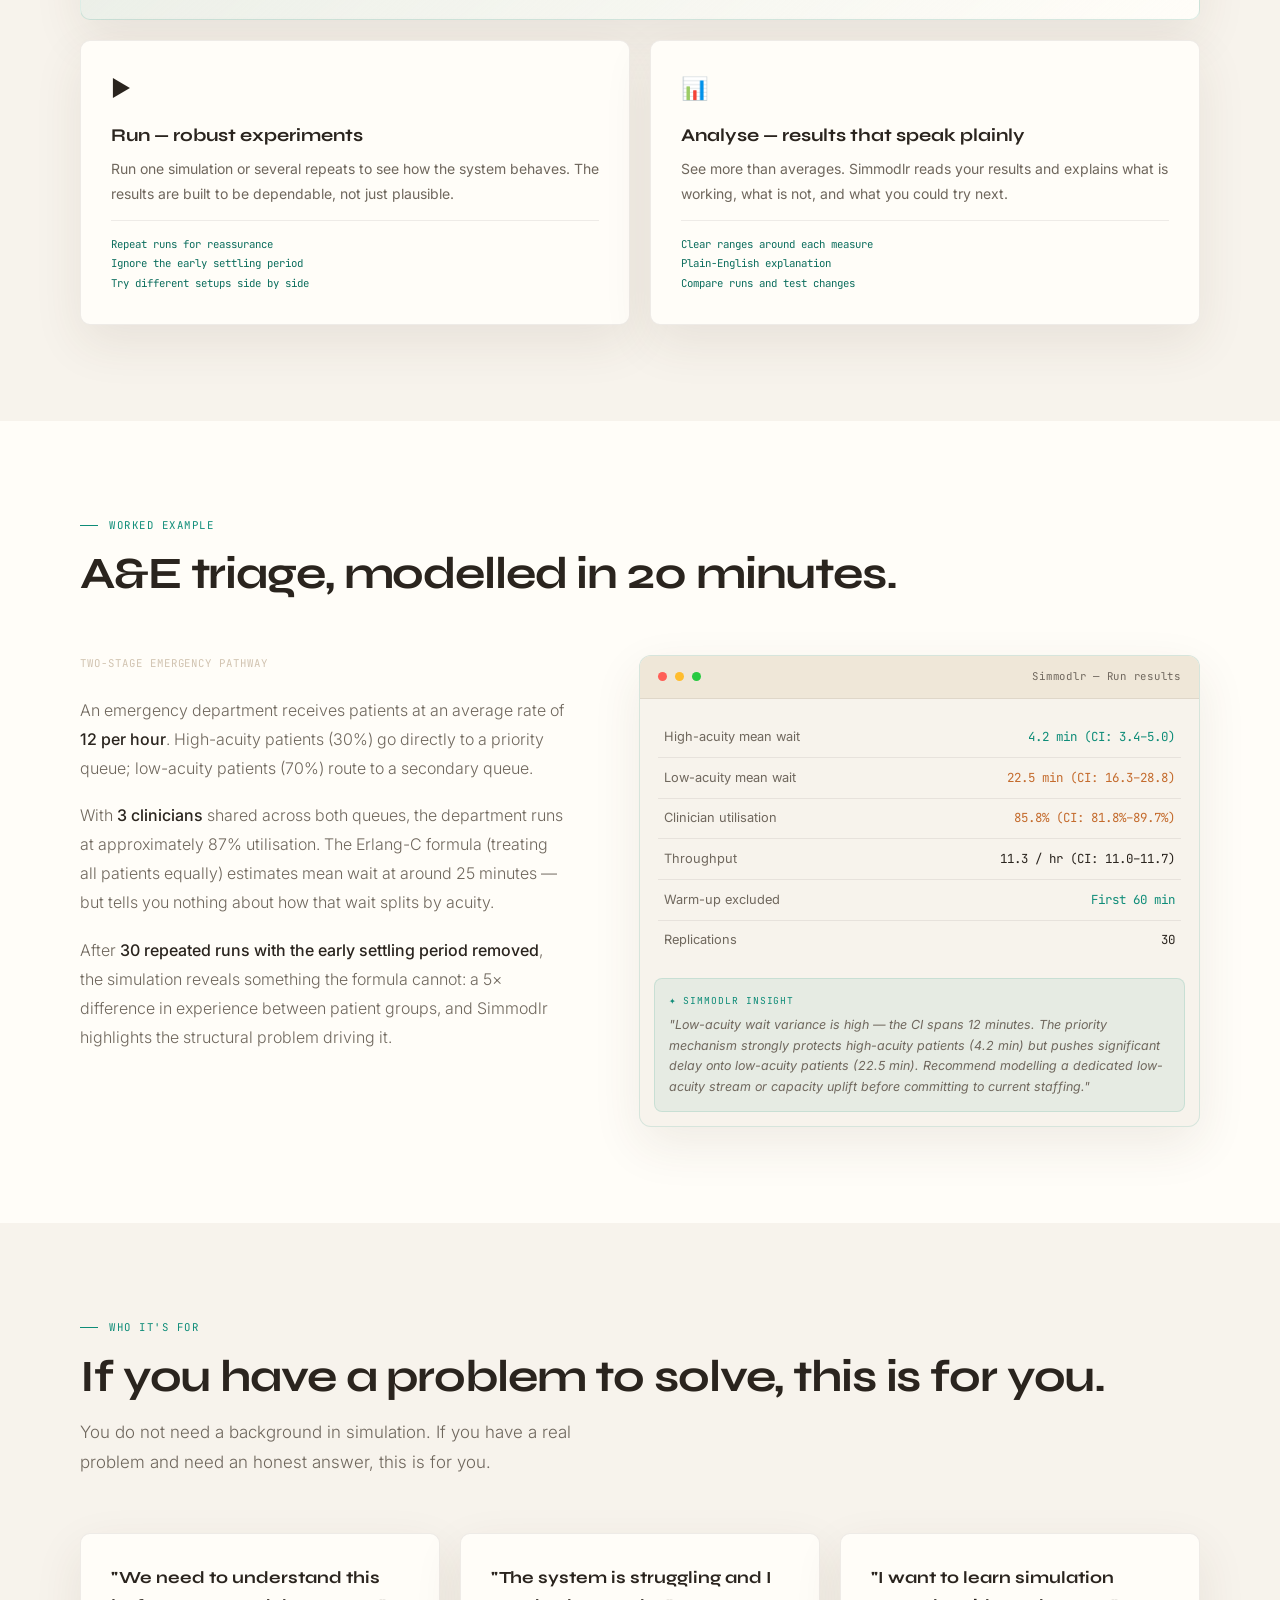
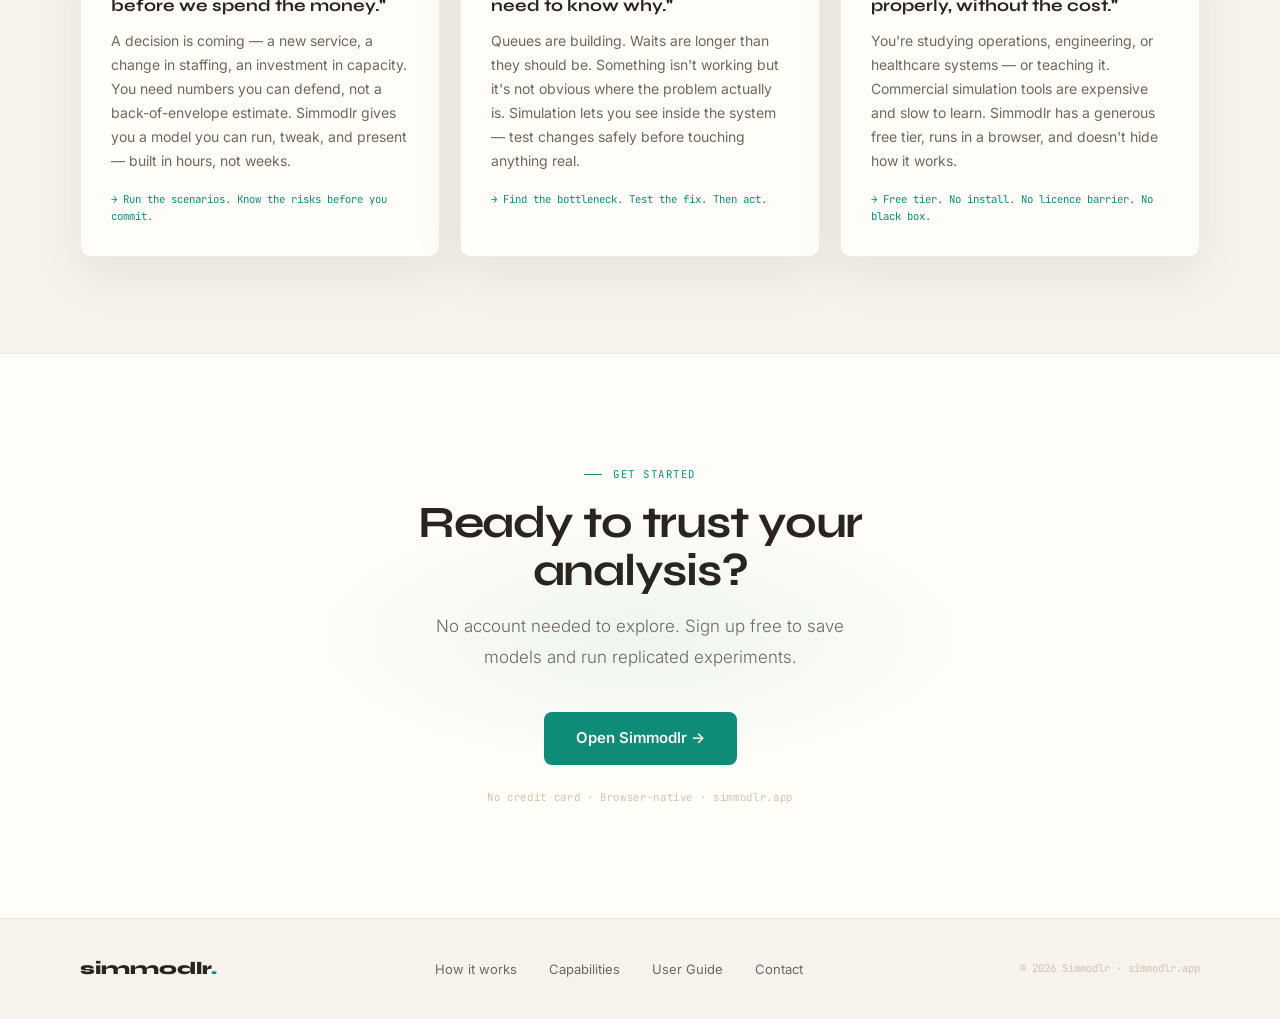
<file: old.html>
<!DOCTYPE html>
<html lang="en">
<head>
<meta charset="UTF-8">
<meta name="viewport" content="width=device-width, initial-scale=1.0">
<title>Simmodlr — Discrete-Event Simulation in Your Browser</title>
<link href="https://fonts.googleapis.com/css2?family=Syne:wght@400;500;600;700;800&family=Inter:wght@300;400;500;600&family=JetBrains+Mono:wght@400;500&display=swap" rel="stylesheet">
<style>
*, *::before, *::after { box-sizing: border-box; margin: 0; padding: 0; }

:root {
  --bg:         #F5F8FB;
  --bg-2:       #FFFFFF;
  --bg-3:       #EAF1F5;
  --teal:       #0F9D8A;
  --teal-dim:   #0B7D6E;
  --teal-faint: rgba(15,157,138,0.1);
  --amber:      #E59B2E;
  --white:      #163042;
  --mid:        #5E7486;
  --dim:        #B4C4CF;
  --nav-bg:     rgba(245,248,251,0.88);
  --nav-border: rgba(15,157,138,0.12);
  --grid-line:  rgba(15,157,138,0.08);
  --orb-glow:   radial-gradient(circle, rgba(15,157,138,0.18) 0%, transparent 62%);
  --surface-border: rgba(15,157,138,0.14);
  --surface-line: rgba(22,48,66,0.08);
  --tag-bg:     rgba(15,157,138,0.08);
  --tag-border: rgba(15,157,138,0.18);
  --hero-note:  #7890A1;
  --shadow-soft: 0 18px 50px rgba(39,72,94,0.08);
  --syne:       'Syne', sans-serif;
  --inter:      'Inter', sans-serif;
  --mono:       'JetBrains Mono', monospace;
}

body[data-theme="paper"] {
  --bg:         #F7F3EC;
  --bg-2:       #FFFDF8;
  --bg-3:       #EFE7D8;
  --teal:       #0E8C78;
  --teal-dim:   #0B6D5D;
  --teal-faint: rgba(14,140,120,0.1);
  --amber:      #C46B2D;
  --white:      #2A241E;
  --mid:        #6F675D;
  --dim:        #D1C3B0;
  --nav-bg:     rgba(247,243,236,0.9);
  --nav-border: rgba(14,140,120,0.12);
  --grid-line:  rgba(14,140,120,0.07);
  --orb-glow:   radial-gradient(circle, rgba(196,107,45,0.16) 0%, transparent 62%);
  --surface-border: rgba(14,140,120,0.14);
  --surface-line: rgba(42,36,30,0.08);
  --tag-bg:     rgba(14,140,120,0.07);
  --tag-border: rgba(14,140,120,0.16);
  --hero-note:  #8D7D6E;
  --shadow-soft: 0 18px 50px rgba(74,54,30,0.09);
}

body[data-theme="blueprint"] {
  --bg:         #EEF4FA;
  --bg-2:       #FFFFFF;
  --bg-3:       #DCE8F3;
  --teal:       #18A999;
  --teal-dim:   #14796D;
  --teal-faint: rgba(24,169,153,0.1);
  --amber:      #1476D1;
  --white:      #122638;
  --mid:        #607689;
  --dim:        #B2C5D7;
  --nav-bg:     rgba(238,244,250,0.88);
  --nav-border: rgba(20,118,209,0.12);
  --grid-line:  rgba(20,118,209,0.08);
  --orb-glow:   radial-gradient(circle, rgba(20,118,209,0.16) 0%, transparent 62%);
  --surface-border: rgba(20,118,209,0.14);
  --surface-line: rgba(18,38,56,0.08);
  --tag-bg:     rgba(20,118,209,0.07);
  --tag-border: rgba(20,118,209,0.16);
  --hero-note:  #7A91A4;
  --shadow-soft: 0 18px 50px rgba(20,50,82,0.08);
}

body[data-theme="black"] {
  --bg:         #070D15;
  --bg-2:       #0C1520;
  --bg-3:       #12202E;
  --teal:       #0ECFB4;
  --teal-dim:   #0AA897;
  --teal-faint: rgba(14,207,180,0.1);
  --amber:      #F6A623;
  --white:      #EEF3F8;
  --mid:        #6B8299;
  --dim:        #2E4459;
  --nav-bg:     rgba(7,13,21,0.85);
  --nav-border: rgba(14,207,180,0.08);
  --grid-line:  rgba(14,207,180,0.035);
  --orb-glow:   radial-gradient(circle, rgba(14,207,180,0.09) 0%, transparent 62%);
  --surface-border: rgba(14,207,180,0.15);
  --surface-line: rgba(255,255,255,0.04);
  --tag-bg:     rgba(14,207,180,0.08);
  --tag-border: rgba(14,207,180,0.18);
  --hero-note:  #2E4459;
  --shadow-soft: 0 20px 60px rgba(0,0,0,0.45);
}

html { scroll-behavior: smooth; }
body {
  background: var(--bg);
  color: var(--white);
  font-family: var(--inter);
  font-size: 16px;
  line-height: 1.6;
  overflow-x: hidden;
}

/* ── NAV ── */
nav {
  position: fixed; top: 0; left: 0; right: 0; z-index: 100;
  display: flex; align-items: center; justify-content: space-between;
  padding: 1.1rem 3rem;
  background: var(--nav-bg);
  backdrop-filter: blur(16px);
  border-bottom: 1px solid var(--nav-border);
}
.nav-brand {
  font-family: var(--syne); font-size: 1.3rem; font-weight: 800;
  color: var(--white); text-decoration: none; letter-spacing: -0.02em;
}
.nav-brand span { color: var(--teal); }
.nav-links { display: flex; gap: 2rem; align-items: center; list-style: none; }
.nav-links a {
  color: var(--mid); text-decoration: none;
  font-size: 0.875rem; transition: color 0.2s;
}
.nav-links a:hover { color: var(--white); }
.nav-btn {
  background: var(--teal); color: var(--bg) !important;
  padding: 0.5rem 1.25rem; border-radius: 6px;
  font-weight: 600; font-size: 0.875rem; text-decoration: none;
  transition: background 0.2s, transform 0.15s;
}
.nav-btn:hover { background: #17e8cc; transform: translateY(-1px); }

/* ── HERO ── */
.hero {
  min-height: 100vh;
  display: flex; flex-direction: column; justify-content: center;
  padding: 9rem 3rem 5rem;
  position: relative; overflow: hidden;
}
.hero-grid {
  position: absolute; inset: 0;
  background-image:
    linear-gradient(var(--grid-line) 1px, transparent 1px),
    linear-gradient(90deg, var(--grid-line) 1px, transparent 1px);
  background-size: 60px 60px;
  mask-image: radial-gradient(ellipse 85% 65% at 55% 35%, black 15%, transparent 72%);
}
.hero-orb {
  position: absolute; top: -15%; right: -8%;
  width: 750px; height: 750px; border-radius: 50%;
  background: var(--orb-glow);
  pointer-events: none;
}
.hero-inner { position: relative; max-width: 1120px; margin: 0 auto; width: 100%; }

.hero-badge {
  display: inline-flex; align-items: center; gap: 0.5rem;
  border: 1px solid var(--tag-border);
  background: var(--tag-bg);
  padding: 0.35rem 0.9rem; border-radius: 100px;
  font-family: var(--mono); font-size: 0.68rem; color: var(--teal);
  letter-spacing: 0.1em; text-transform: uppercase; margin-bottom: 2rem;
  opacity: 0; animation: up 0.5s 0.1s ease forwards;
}
.badge-pulse {
  width: 6px; height: 6px; border-radius: 50%;
  background: var(--teal); animation: pulse 2s infinite;
}

.hero-h1 {
  font-family: var(--syne); font-weight: 800;
  font-size: clamp(3rem, 6.5vw, 5.5rem);
  line-height: 1.02; letter-spacing: -0.035em;
  color: var(--white); margin-bottom: 1.5rem; max-width: 820px;
  opacity: 0; animation: up 0.6s 0.2s ease forwards;
}
.hero-h1 .teal { color: var(--teal); }

.hero-sub {
  font-size: 1.125rem; color: var(--mid);
  max-width: 500px; line-height: 1.78; font-weight: 300;
  margin-bottom: 2.75rem;
  opacity: 0; animation: up 0.6s 0.3s ease forwards;
}

.hero-ctas {
  display: flex; gap: 1rem; flex-wrap: wrap; align-items: center;
  opacity: 0; animation: up 0.6s 0.4s ease forwards;
}
.btn-primary {
  display: inline-flex; align-items: center; gap: 0.5rem;
  background: var(--teal); color: var(--bg);
  padding: 0.9rem 2rem; border-radius: 8px;
  font-weight: 600; font-size: 0.9375rem; text-decoration: none;
  transition: background 0.2s, transform 0.15s;
}
.btn-primary:hover { background: #17e8cc; transform: translateY(-1px); }
.btn-ghost {
  display: inline-flex; align-items: center; gap: 0.5rem;
  background: transparent; color: var(--white);
  padding: 0.9rem 1.75rem; border-radius: 8px; font-size: 0.9375rem;
  text-decoration: none; border: 1px solid var(--dim);
  transition: border-color 0.2s;
}
.btn-ghost:hover { border-color: var(--mid); }
.hero-note {
  margin-top: 1.25rem;
  font-family: var(--mono); font-size: 0.68rem; color: var(--hero-note);
  letter-spacing: 0.06em;
  opacity: 0; animation: up 0.6s 0.5s ease forwards;
}

/* ── PROOF BAR ── */
.proof-bar {
  background: var(--bg-2);
  border-top: 1px solid var(--nav-border);
  border-bottom: 1px solid var(--nav-border);
  padding: 2.25rem 3rem;
}
.proof-inner {
  max-width: 1120px; margin: 0 auto;
  display: grid; grid-template-columns: repeat(3,1fr);
  gap: 1.5rem; text-align: center;
}
.proof-item { position: relative; }
.proof-item + .proof-item::before {
  content: ''; position: absolute; left: 0; top: 15%; bottom: 15%;
  width: 1px; background: var(--surface-border);
}
.proof-n {
  font-family: var(--syne); font-size: 2.25rem; font-weight: 800;
  color: var(--teal); line-height: 1; margin-bottom: 0.4rem;
}
.proof-l { font-size: 0.78rem; color: var(--mid); font-family: var(--mono); }

/* ── GENERIC SECTION ── */
section { padding: 6rem 3rem; position: relative; }
.section-inner { max-width: 1120px; margin: 0 auto; }
.section-tag {
  font-family: var(--mono); font-size: 0.67rem; color: var(--teal);
  letter-spacing: 0.14em; text-transform: uppercase;
  display: flex; align-items: center; gap: 0.7rem; margin-bottom: 1rem;
}
.section-tag::before { content: ''; width: 18px; height: 1px; background: var(--teal); }
.section-h2 {
  font-family: var(--syne); font-weight: 700;
  font-size: clamp(1.875rem, 3.5vw, 2.875rem);
  line-height: 1.08; letter-spacing: -0.025em;
  color: var(--white); margin-bottom: 1rem;
}
.section-body {
  font-size: 1.0625rem; color: var(--mid);
  max-width: 560px; line-height: 1.78; font-weight: 300;
}

/* ── PROBLEM ── */
.problem { background: var(--bg); }
.problem-split {
  display: grid; grid-template-columns: 1fr 1fr;
  gap: 5rem; align-items: center; margin-top: 4rem;
}
.problem-points { list-style: none; display: flex; flex-direction: column; gap: 1.75rem; }
.problem-point { display: flex; gap: 1rem; align-items: flex-start; }
.pp-icon {
  flex-shrink: 0; width: 38px; height: 38px;
  border: 1px solid var(--surface-border); border-radius: 8px;
  display: flex; align-items: center; justify-content: center;
  font-size: 1.05rem; margin-top: 0.1rem;
  background: var(--tag-bg);
}
.pp-title { font-weight: 500; color: var(--white); margin-bottom: 0.25rem; font-size: 0.9375rem; }
.pp-body { font-size: 0.875rem; color: var(--mid); line-height: 1.7; }

/* chart */
.chart-wrap {
  background: var(--bg-2); border: 1px solid var(--surface-border);
  border-radius: 12px; padding: 1.75rem; overflow: hidden;
  box-shadow: var(--shadow-soft);
}
.chart-label {
  font-family: var(--mono); font-size: 0.65rem; color: var(--mid);
  letter-spacing: 0.09em; text-transform: uppercase; margin-bottom: 1.5rem;
}
.bars { display: flex; align-items: flex-end; gap: 0.875rem; height: 150px; }
.bar-col { flex: 1; display: flex; flex-direction: column; align-items: center; gap: 0.5rem; height: 100%; justify-content: flex-end; }
.bar {
  width: 100%; border-radius: 4px 4px 0 0;
  transform-origin: bottom; transform: scaleY(0);
  transition: transform 0.8s cubic-bezier(0.34,1.2,0.64,1);
  position: relative;
}
.bar.animate { transform: scaleY(1); }
.bar-f { background: rgba(107,130,153,0.3); }
.bar-a { background: var(--teal); }
.bar-tip {
  position: absolute; top: -1.4rem; left: 50%; transform: translateX(-50%);
  font-family: var(--mono); font-size: 0.58rem; color: var(--white); white-space: nowrap;
}
.bar-key { font-family: var(--mono); font-size: 0.6rem; color: var(--mid); }
.chart-legend {
  display: flex; gap: 1.5rem; margin-top: 1.25rem;
  padding-top: 1rem; border-top: 1px solid var(--surface-line);
}
.legend-i { display: flex; align-items: center; gap: 0.45rem; font-size: 0.73rem; color: var(--mid); }
.legend-dot { width: 10px; height: 10px; border-radius: 2px; }

/* ── HOW ── */
.how { background: var(--bg-2); }
.steps {
  display: grid; grid-template-columns: repeat(3,1fr);
  gap: 2px; margin-top: 3.5rem; border-radius: 10px; overflow: hidden;
}
.step { background: var(--bg); padding: 2.25rem 1.875rem; position: relative; }
.step-n {
  font-family: var(--syne); font-size: 3rem; font-weight: 800;
  color: var(--teal-faint); line-height: 1;
  position: absolute; top: 1.25rem; right: 1.25rem;
}
.step-icon { font-size: 1.625rem; margin-bottom: 1.25rem; display: block; }
.step-title {
  font-family: var(--syne); font-size: 1.125rem; font-weight: 700;
  color: var(--white); margin-bottom: 0.625rem;
}
.step-body { font-size: 0.875rem; color: var(--mid); line-height: 1.72; }
.step-tags { display: flex; flex-wrap: wrap; gap: 0.4rem; margin-top: 1.125rem; }
.tag {
  font-family: var(--mono); font-size: 0.6rem; color: var(--teal);
  background: var(--tag-bg); border: 1px solid var(--tag-border);
  padding: 0.25rem 0.6rem; border-radius: 4px; letter-spacing: 0.04em;
}

/* ── FEATURES ── */
.features { background: var(--bg); }
.feat-grid {
  display: grid; grid-template-columns: repeat(2,1fr);
  gap: 1.25rem; margin-top: 3.5rem;
}
.feat-card {
  padding: 1.875rem; border-radius: 10px;
  background: var(--bg-2); border: 1px solid var(--surface-line);
  transition: border-color 0.22s, transform 0.22s;
  box-shadow: var(--shadow-soft);
}
.feat-card:hover { border-color: var(--surface-border); transform: translateY(-2px); }
.feat-card.primary { border-color: var(--surface-border); background: linear-gradient(140deg, var(--tag-bg), var(--bg-2)); }
.feat-icon { font-size: 1.375rem; margin-bottom: 0.875rem; display: block; }
.feat-title {
  font-family: var(--syne); font-size: 1.125rem; font-weight: 700;
  color: var(--white); margin-bottom: 0.5rem;
}
.feat-body { font-size: 0.875rem; color: var(--mid); line-height: 1.72; }
.feat-detail {
  margin-top: 0.875rem; padding-top: 0.875rem;
  border-top: 1px solid var(--surface-line);
  font-family: var(--mono); font-size: 0.67rem;
  color: var(--teal-dim); line-height: 1.85;
}

/* ── SCENARIO ── */
.scenario { background: var(--bg-2); }
.scenario-split {
  display: grid; grid-template-columns: 1fr 1.15fr;
  gap: 4.5rem; align-items: start; margin-top: 3.5rem;
}
.scenario-meta {
  font-family: var(--mono); font-size: 0.67rem; color: var(--dim);
  letter-spacing: 0.09em; text-transform: uppercase; margin-bottom: 1.5rem;
}
.scenario-p { font-size: 1rem; color: var(--mid); line-height: 1.82; font-weight: 300; margin-bottom: 1.125rem; }
.scenario-p strong { color: var(--white); font-weight: 500; }

.result-card {
  background: var(--bg); border: 1px solid var(--surface-border);
  border-radius: 12px; overflow: hidden;
  box-shadow: var(--shadow-soft);
}
.rc-head {
  background: var(--bg-3); padding: 0.8rem 1.125rem;
  border-bottom: 1px solid var(--surface-line);
  display: flex; align-items: center; gap: 0.5rem;
}
.rc-dot { width: 9px; height: 9px; border-radius: 50%; }
.rc-title {
  font-family: var(--mono); font-size: 0.67rem; color: var(--mid);
  letter-spacing: 0.07em; margin-left: auto;
}
.rc-body { padding: 1.125rem; }
.rc-row {
  display: flex; justify-content: space-between; align-items: center;
  padding: 0.6rem 0.375rem;
  border-bottom: 1px solid var(--surface-line);
  font-size: 0.8rem;
}
.rc-row:last-child { border-bottom: none; }
.rc-k { color: var(--mid); }
.rc-v { font-family: var(--mono); font-size: 0.78rem; color: var(--white); }
.rc-v.g { color: var(--teal); }
.rc-v.w { color: var(--amber); }
.ai-box {
  margin: 0.875rem; margin-top: 0;
  background: var(--tag-bg);
  border: 1px solid var(--surface-border); border-radius: 8px;
  padding: 0.875rem;
}
.ai-box-label {
  font-family: var(--mono); font-size: 0.6rem; color: var(--teal);
  letter-spacing: 0.1em; text-transform: uppercase; margin-bottom: 0.4rem;
  display: flex; align-items: center; gap: 0.35rem;
}
.ai-box-label::before { content: '✦'; font-size: 0.5rem; }
.ai-box-text { font-size: 0.78rem; color: var(--mid); line-height: 1.65; font-style: italic; }

/* ── AUDIENCES ── */
.audiences { background: var(--bg); }
.aud-grid {
  display: grid; grid-template-columns: repeat(3,1fr);
  gap: 1.25rem; margin-top: 3.5rem;
}
.aud-card {
  padding: 1.875rem; border-radius: 10px;
  background: var(--bg-2); border: 1px solid var(--surface-line);
  box-shadow: var(--shadow-soft);
}
.aud-role {
  font-family: var(--syne); font-size: 1.0625rem; font-weight: 700;
  color: var(--white); margin-bottom: 0.625rem;
}
.aud-body { font-size: 0.875rem; color: var(--mid); line-height: 1.72; margin-bottom: 1.125rem; }
.aud-use { font-family: var(--mono); font-size: 0.67rem; color: var(--teal); }

/* ── CTA ── */
.cta {
  background: var(--bg-2);
  border-top: 1px solid var(--nav-border);
  text-align: center; padding: 7rem 3rem; position: relative; overflow: hidden;
}
.cta-glow {
  position: absolute; top: 50%; left: 50%;
  transform: translate(-50%,-50%);
  width: 700px; height: 280px; border-radius: 50%;
  background: radial-gradient(ellipse, var(--tag-bg) 0%, transparent 68%);
  pointer-events: none;
}
.cta .section-h2 { max-width: 560px; margin: 0 auto 1rem; }
.cta .section-body { margin: 0 auto 2.5rem; text-align: center; max-width: 440px; }
.cta-btns { display: flex; gap: 1rem; justify-content: center; flex-wrap: wrap; }
.cta-note { margin-top: 1.5rem; font-family: var(--mono); font-size: 0.67rem; color: var(--dim); letter-spacing: 0.06em; }

/* ── FOOTER ── */
footer {
  background: var(--bg); padding: 2.25rem 3rem;
  border-top: 1px solid var(--nav-border);
}
.footer-inner {
  max-width: 1120px; margin: 0 auto;
  display: flex; justify-content: space-between; align-items: center; flex-wrap: wrap; gap: 1.5rem;
}
.footer-brand {
  font-family: var(--syne); font-size: 1.1rem; font-weight: 800;
  color: var(--white); text-decoration: none;
}
.footer-brand span { color: var(--teal); }
.footer-links { display: flex; gap: 2rem; list-style: none; flex-wrap: wrap; }
.footer-links a { font-size: 0.8125rem; color: var(--mid); text-decoration: none; transition: color 0.2s; }
.footer-links a:hover { color: var(--white); }
.footer-copy { font-family: var(--mono); font-size: 0.67rem; color: var(--dim); }



/* ── ANIMATIONS ── */
@keyframes up { from { opacity:0; transform:translateY(16px); } to { opacity:1; transform:translateY(0); } }
@keyframes pulse { 0%,100%{opacity:1} 50%{opacity:0.3} }
.reveal { opacity:0; transform:translateY(18px); transition: opacity 0.65s ease, transform 0.65s ease; }
.reveal.in { opacity:1; transform:translateY(0); }
.d1{transition-delay:.1s} .d2{transition-delay:.2s} .d3{transition-delay:.3s}

/* ── RESPONSIVE ── */
@media(max-width:900px){
  nav{padding:1rem 1.5rem;} .nav-links{display:none;}
  section{padding:4rem 1.5rem;} .hero{padding:7rem 1.5rem 4rem;}
  .proof-bar{padding:1.75rem 1.5rem;} .proof-inner{grid-template-columns:repeat(2,1fr);}
  .problem-split,.scenario-split{grid-template-columns:1fr;gap:3rem;}
  .steps,.feat-grid,.aud-grid{grid-template-columns:1fr;}
  .footer-inner{flex-direction:column;text-align:center;} .footer-links{justify-content:center;}

}
</style>
</head>
<body>

<!-- NAV -->
<nav>
  <a href="/" class="nav-brand">simmodlr<span>.</span></a>
  <ul class="nav-links">
    <li><a href="#how">How it works</a></li>
    <li><a href="#features">Capabilities</a></li>
    <li><a href="#example">Example</a></li>
    <li><a href="#for-who">Who it's for</a></li>
    <li><a href="https://flow.simmodlr.app/" class="nav-btn">Try Now →</a></li>
  </ul>
</nav>

<!-- HERO -->
<section class="hero">
  <div class="hero-grid"></div>
  <div class="hero-orb"></div>
  <div class="hero-inner">
    <div class="hero-badge"><div class="badge-pulse"></div>Simmodlr — now live</div>
    <h1 class="hero-h1">Understand your system<br>before you <span class="teal">commit to it.</span></h1>
    <p class="hero-sub">
      Simmodlr is a set of modelling components. The first released
      component is a browser-based discrete-event simulation tool.
      Model queues, resources, and service processes — no install,
      no code, results you can rely on.
    </p>
    <div class="hero-ctas">
      <a href="https://flow.simmodlr.app/" class="btn-primary">Start modelling →</a>
      <a href="#example" class="btn-ghost">See a worked example</a>
    </div>
    <p class="hero-note">No install · Runs entirely in your browser · simmodlr.app</p>
  </div>
</section>

<!-- PROOF BAR -->
<div class="proof-bar">
  <div class="proof-inner">
    <div class="proof-item">
      <div class="proof-n">1,992</div>
      <div class="proof-l">Passing tests across the codebase</div>
    </div>
    <div class="proof-item">
      <div class="proof-n">95%</div>
      <div class="proof-l">Clear ranges around your results</div>
    </div>
    <div class="proof-item">
      <div class="proof-n">±2%</div>
      <div class="proof-l">Analytical accuracy tolerance</div>
    </div>
  </div>
</div>

<!-- PROBLEM -->
<section class="problem" id="problem">
  <div class="section-inner">
    <div class="section-tag">The problem</div>
    <h2 class="section-h2">Spreadsheets lie about queues.</h2>
    <p class="section-body">Queueing formulas assume steady-state averages. Real systems don't work that way — and the gap between the formula and reality grows fast as utilisation rises.</p>
    <div class="problem-split">
      <ul class="problem-points reveal">
        <li class="problem-point">
          <div class="pp-icon">⚡</div>
          <div>
            <div class="pp-title">Variability is non-linear</div>
            <p class="pp-body">A server at 90% utilisation has roughly nine times more wait time than one at 50% — not 80% more. The formula gives you the wrong number by a wide margin.</p>
          </div>
        </li>
        <li class="problem-point">
          <div class="pp-icon">📊</div>
          <div>
            <div class="pp-title">Distributions are not averages</div>
            <p class="pp-body">Exponential service times and empirical service times produce different queue dynamics. Point estimates hide variance. Confidence intervals reveal it.</p>
          </div>
        </li>
        <li class="problem-point">
          <div class="pp-icon">🔗</div>
          <div>
            <div class="pp-title">Multi-stage systems compound</div>
            <p class="pp-body">When stages share resources, blocking and starvation emerge that no formula predicts. Simulation models these interactions event by event.</p>
          </div>
        </li>
      </ul>
      <div class="reveal d2">
        <div class="chart-wrap">
          <div class="chart-label">Mean wait time — formula vs simulation (single server)</div>
          <div class="bars" id="chartBars">
            <div class="bar-col">
              <div class="bar bar-f" style="height:14%"><span class="bar-tip">3m</span></div>
              <div class="bar bar-a" style="height:16%"><span class="bar-tip">3.5m</span></div>
              <div class="bar-key">50%</div>
            </div>
            <div class="bar-col">
              <div class="bar bar-f" style="height:24%"><span class="bar-tip">5m</span></div>
              <div class="bar bar-a" style="height:30%"><span class="bar-tip">6.5m</span></div>
              <div class="bar-key">65%</div>
            </div>
            <div class="bar-col">
              <div class="bar bar-f" style="height:40%"><span class="bar-tip">9m</span></div>
              <div class="bar bar-a" style="height:52%"><span class="bar-tip">13m</span></div>
              <div class="bar-key">80%</div>
            </div>
            <div class="bar-col">
              <div class="bar bar-f" style="height:58%"><span class="bar-tip">18m</span></div>
              <div class="bar bar-a" style="height:80%"><span class="bar-tip">41m</span></div>
              <div class="bar-key">90%</div>
            </div>
            <div class="bar-col">
              <div class="bar bar-f" style="height:70%"><span class="bar-tip">36m</span></div>
              <div class="bar bar-a" style="height:100%"><span class="bar-tip">190m</span></div>
              <div class="bar-key">95%</div>
            </div>
          </div>
          <div class="chart-legend">
            <div class="legend-i"><div class="legend-dot" style="background:rgba(107,130,153,0.4)"></div>Formula</div>
            <div class="legend-i"><div class="legend-dot" style="background:var(--teal)"></div>Simulation</div>
          </div>
        </div>
      </div>
    </div>
  </div>
</section>

<!-- HOW IT WORKS -->
<section class="how" id="how">
  <div class="section-inner">
    <div class="section-tag">How it works</div>
    <h2 class="section-h2">Three steps. One browser tab.</h2>
    <p class="section-body">No software to install. No data to upload. The simulation engine runs entirely in your browser — open a tab and start modelling.</p>
    <div class="steps reveal">
      <div class="step">
        <div class="step-n">01</div>
        <span class="step-icon">🏗️</span>
        <h3 class="step-title">Build your model</h3>
        <p class="step-body">Set up arrivals, queues, activities, and resources using simple editors or the visual canvas. Describe your scenario in plain English and let Simmodlr generate a starting model.</p>
        <div class="step-tags">
          <span class="tag">Visual canvas</span>
          <span class="tag">Simmodlr model builder</span>
          <span class="tag">Simple editors</span>
        </div>
      </div>
      <div class="step">
        <div class="step-n">02</div>
        <span class="step-icon">▶️</span>
        <h3 class="step-title">Run experiments</h3>
        <p class="step-body">Run one scenario or several test runs. Choose how long to run it and how many times to repeat it, then let the app do the rest.</p>
        <div class="step-tags">
          <span class="tag">Repeat runs</span>
          <span class="tag">Settling period</span>
          <span class="tag">Test options</span>
        </div>
      </div>
      <div class="step">
        <div class="step-n">03</div>
        <span class="step-icon">📈</span>
        <h3 class="step-title">Analyse the results</h3>
        <p class="step-body">Result ranges, resource use, and run comparisons are shown automatically. Simmodlr reads your results and gives a plain-English interpretation with practical suggestions.</p>
        <div class="step-tags">
          <span class="tag">Result ranges</span>
          <span class="tag">Run comparison</span>
          <span class="tag">Simmodlr insights</span>
        </div>
      </div>
    </div>
  </div>
</section>

<!-- FEATURES -->
<section class="features" id="features">
  <div class="section-inner">
    <div class="section-tag">Capabilities</div>
    <h2 class="section-h2">Design. Run. Analyse.</h2>
    <p class="section-body">Three stages, fully integrated. Build your model, run the experiment, understand the results — all in one place, all in your browser.</p>
    <div class="feat-grid reveal">
      <div class="feat-card primary" style="grid-column: 1 / -1;">
        <span class="feat-icon">✏️</span>
        <h3 class="feat-title">Design — three ways to build your model</h3>
        <p class="feat-body">Describe your system in plain English and let Simmodlr build a starting model for you, then adjust it on the canvas or in the editors. No modelling experience is needed to get started, and there is no coding required.</p>
        <div class="feat-detail" style="display:flex; gap: 2.5rem; flex-wrap: wrap; margin-top: 1rem;">
          <div>
            <div style="color: var(--teal); font-weight: 600; margin-bottom: 0.3rem;">Describe</div>
            Describe your process in plain English<br>
            Simmodlr builds the first version<br>
            Review and adjust before anything runs
          </div>
          <div>
            <div style="color: var(--teal); font-weight: 600; margin-bottom: 0.3rem;">Draw</div>
            Drag-and-drop layout<br>
            Stays in sync with the editors<br>
            Easy visual checking
          </div>
          <div>
            <div style="color: var(--teal); font-weight: 600; margin-bottom: 0.3rem;">Form Based</div>
            Robust, Validated, Easy to Use<br>
            Definition of Entities, Events and Queues
          </div>
        </div>
      </div>
      <div class="feat-card">
        <span class="feat-icon">▶️</span>
        <h3 class="feat-title">Run — robust experiments</h3>
        <p class="feat-body">Run one simulation or several repeats to see how the system behaves. The results are built to be dependable, not just plausible.</p>
        <div class="feat-detail">Repeat runs for reassurance<br>Ignore the early settling period<br>Try different setups side by side</div>
      </div>
      <div class="feat-card">
        <span class="feat-icon">📊</span>
        <h3 class="feat-title">Analyse — results that speak plainly</h3>
        <p class="feat-body">See more than averages. Simmodlr reads your results and explains what is working, what is not, and what you could try next.</p>
        <div class="feat-detail">Clear ranges around each measure<br>Plain-English explanation<br>Compare runs and test changes</div>
      </div>
    </div>
  </div>
</section>

<!-- SCENARIO -->
<section class="scenario" id="example">
  <div class="section-inner">
    <div class="section-tag">Worked example</div>
    <h2 class="section-h2">A&amp;E triage, modelled in 20 minutes.</h2>
    <div class="scenario-split">
      <div class="reveal">
        <div class="scenario-meta">Two-stage emergency pathway</div>
        <p class="scenario-p">An emergency department receives patients at an average rate of <strong>12 per hour</strong>. High-acuity patients (30%) go directly to a priority queue; low-acuity patients (70%) route to a secondary queue.</p>
        <p class="scenario-p">With <strong>3 clinicians</strong> shared across both queues, the department runs at approximately 87% utilisation. The Erlang-C formula (treating all patients equally) estimates mean wait at around 25 minutes — but tells you nothing about how that wait splits by acuity.</p>
        <p class="scenario-p">After <strong>30 repeated runs with the early settling period removed</strong>, the simulation reveals something the formula cannot: a 5× difference in experience between patient groups, and Simmodlr highlights the structural problem driving it.</p>
      </div>
      <div class="reveal d2">
        <div class="result-card">
          <div class="rc-head">
            <div class="rc-dot" style="background:#FF5F57"></div>
            <div class="rc-dot" style="background:#FFBD2E"></div>
            <div class="rc-dot" style="background:#28CA41"></div>
            <span class="rc-title">Simmodlr — Run results</span>
          </div>
          <div class="rc-body">
            <div class="rc-row"><span class="rc-k">High-acuity mean wait</span><span class="rc-v g">4.2 min (CI: 3.4–5.0)</span></div>
            <div class="rc-row"><span class="rc-k">Low-acuity mean wait</span><span class="rc-v w">22.5 min (CI: 16.3–28.8)</span></div>
            <div class="rc-row"><span class="rc-k">Clinician utilisation</span><span class="rc-v w">85.8% (CI: 81.8%–89.7%)</span></div>
            <div class="rc-row"><span class="rc-k">Throughput</span><span class="rc-v">11.3 / hr (CI: 11.0–11.7)</span></div>
            <div class="rc-row"><span class="rc-k">Warm-up excluded</span><span class="rc-v g">First 60 min</span></div>
            <div class="rc-row"><span class="rc-k">Replications</span><span class="rc-v">30</span></div>
          </div>
          <div class="ai-box">
            <div class="ai-box-label">Simmodlr Insight</div>
            <p class="ai-box-text">"Low-acuity wait variance is high — the CI spans 12 minutes. The priority mechanism strongly protects high-acuity patients (4.2 min) but pushes significant delay onto low-acuity patients (22.5 min). Recommend modelling a dedicated low-acuity stream or capacity uplift before committing to current staffing."</p>
          </div>
        </div>
      </div>
    </div>
  </div>
</section>

<!-- WHO IT'S FOR -->
<section class="audiences" id="for-who">
  <div class="section-inner">
    <div class="section-tag">Who it's for</div>
    <h2 class="section-h2">If you have a problem to solve, this is for you.</h2>
    <p class="section-body">You do not need a background in simulation. If you have a real problem and need an honest answer, this is for you.</p>
    <div class="aud-grid reveal">
      <div class="aud-card">
        <h3 class="aud-role">"We need to understand this before we spend the money."</h3>
        <p class="aud-body">A decision is coming — a new service, a change in staffing, an investment in capacity. You need numbers you can defend, not a back-of-envelope estimate. Simmodlr gives you a model you can run, tweak, and present — built in hours, not weeks.</p>
        <div class="aud-use">→ Run the scenarios. Know the risks before you commit.</div>
      </div>
      <div class="aud-card">
        <h3 class="aud-role">"The system is struggling and I need to know why."</h3>
        <p class="aud-body">Queues are building. Waits are longer than they should be. Something isn't working but it's not obvious where the problem actually is. Simulation lets you see inside the system — test changes safely before touching anything real.</p>
        <div class="aud-use">→ Find the bottleneck. Test the fix. Then act.</div>
      </div>
      <div class="aud-card">
        <h3 class="aud-role">"I want to learn simulation properly, without the cost."</h3>
        <p class="aud-body">You're studying operations, engineering, or healthcare systems — or teaching it. Commercial simulation tools are expensive and slow to learn. Simmodlr has a generous free tier, runs in a browser, and doesn't hide how it works.</p>
        <div class="aud-use">→ Free tier. No install. No licence barrier. No black box.</div>
      </div>
    </div>
  </div>
</section>

<!-- CTA -->
<section class="cta" id="cta">
  <div class="cta-glow"></div>
  <div style="position:relative">
    <div class="section-tag" style="justify-content:center">Get started</div>
    <h2 class="section-h2">Ready to trust your analysis?</h2>
    <p class="section-body">No account needed to explore. Sign up free to save models and run replicated experiments.</p>
    <div class="cta-btns">
      <a href="https://flow.simmodlr.app/" class="btn-primary">Open Simmodlr →</a>
    </div>
    <p class="cta-note">No credit card · Browser-native · simmodlr.app</p>
  </div>
</section>

<!-- FOOTER -->
<footer>
  <div class="footer-inner">
    <a href="/" class="footer-brand">simmodlr<span>.</span></a>
    <ul class="footer-links">
      <li><a href="#how">How it works</a></li>
      <li><a href="#features">Capabilities</a></li>
        <li><a href="https://sparky100.github.io/simmoldr-hub/user-guide/">User Guide</a></li>
      <li><a href="#">Contact</a></li>
    </ul>
    <div class="footer-copy">© 2026 Simmodlr · simmodlr.app</div>
  </div>
</footer>



<script>
  document.body.dataset.theme = 'paper';

  // Scroll reveal
  const obs = new IntersectionObserver(entries => {
    entries.forEach(e => { if (e.isIntersecting) e.target.classList.add('in'); });
  }, { threshold: 0.1, rootMargin: '0px 0px -50px 0px' });
  document.querySelectorAll('.reveal').forEach(el => obs.observe(el));

  // Animate chart bars when in view
  const chartObs = new IntersectionObserver(entries => {
    entries.forEach(e => {
      if (e.isIntersecting) {
        e.target.querySelectorAll('.bar').forEach((b, i) => {
          setTimeout(() => b.classList.add('animate'), i * 80);
        });
        chartObs.unobserve(e.target);
      }
    });
  }, { threshold: 0.4 });
  document.querySelectorAll('.chart-wrap').forEach(el => chartObs.observe(el));
</script>
</body>
</html>
</file>
<file: assets/site.css>
/* simmodlr shared styles: used by the family landing page and every app page. */
*, *::before, *::after { box-sizing: border-box; margin: 0; padding: 0; }

:root {
  --bg:         #F5F8FB;
  --bg-2:       #FFFFFF;
  --bg-3:       #EAF1F5;
  --teal:       #0F9D8A;
  --teal-dim:   #0B7D6E;
  --teal-faint: rgba(15,157,138,0.1);
  --amber:      #E59B2E;
  --white:      #163042;
  --mid:        #5E7486;
  --dim:        #B4C4CF;
  --nav-bg:     rgba(245,248,251,0.88);
  --nav-border: rgba(15,157,138,0.12);
  --grid-line:  rgba(15,157,138,0.08);
  --orb-glow:   radial-gradient(circle, rgba(15,157,138,0.18) 0%, transparent 62%);
  --surface-border: rgba(15,157,138,0.14);
  --surface-line: rgba(22,48,66,0.08);
  --tag-bg:     rgba(15,157,138,0.08);
  --tag-border: rgba(15,157,138,0.18);
  --hero-note:  #7890A1;
  --shadow-soft: 0 18px 50px rgba(39,72,94,0.08);
  --syne:       'Syne', sans-serif;
  --inter:      'Inter', sans-serif;
  --mono:       'JetBrains Mono', monospace;
}

body[data-theme="paper"] {
  --bg:         #F7F3EC;
  --bg-2:       #FFFDF8;
  --bg-3:       #EFE7D8;
  --teal:       #0E8C78;
  --teal-dim:   #0B6D5D;
  --teal-faint: rgba(14,140,120,0.1);
  --amber:      #C46B2D;
  --white:      #2A241E;
  --mid:        #6F675D;
  --dim:        #D1C3B0;
  --nav-bg:     rgba(247,243,236,0.9);
  --nav-border: rgba(14,140,120,0.12);
  --grid-line:  rgba(14,140,120,0.07);
  --orb-glow:   radial-gradient(circle, rgba(196,107,45,0.16) 0%, transparent 62%);
  --surface-border: rgba(14,140,120,0.14);
  --surface-line: rgba(42,36,30,0.08);
  --tag-bg:     rgba(14,140,120,0.07);
  --tag-border: rgba(14,140,120,0.16);
  --hero-note:  #8D7D6E;
  --shadow-soft: 0 18px 50px rgba(74,54,30,0.09);
}

body[data-theme="blueprint"] {
  --bg:         #EEF4FA;
  --bg-2:       #FFFFFF;
  --bg-3:       #DCE8F3;
  --teal:       #18A999;
  --teal-dim:   #14796D;
  --teal-faint: rgba(24,169,153,0.1);
  --amber:      #1476D1;
  --white:      #122638;
  --mid:        #607689;
  --dim:        #B2C5D7;
  --nav-bg:     rgba(238,244,250,0.88);
  --nav-border: rgba(20,118,209,0.12);
  --grid-line:  rgba(20,118,209,0.08);
  --orb-glow:   radial-gradient(circle, rgba(20,118,209,0.16) 0%, transparent 62%);
  --surface-border: rgba(20,118,209,0.14);
  --surface-line: rgba(18,38,56,0.08);
  --tag-bg:     rgba(20,118,209,0.07);
  --tag-border: rgba(20,118,209,0.16);
  --hero-note:  #7A91A4;
  --shadow-soft: 0 18px 50px rgba(20,50,82,0.08);
}

body[data-theme="black"] {
  --bg:         #070D15;
  --bg-2:       #0C1520;
  --bg-3:       #12202E;
  --teal:       #0ECFB4;
  --teal-dim:   #0AA897;
  --teal-faint: rgba(14,207,180,0.1);
  --amber:      #F6A623;
  --white:      #EEF3F8;
  --mid:        #6B8299;
  --dim:        #2E4459;
  --nav-bg:     rgba(7,13,21,0.85);
  --nav-border: rgba(14,207,180,0.08);
  --grid-line:  rgba(14,207,180,0.035);
  --orb-glow:   radial-gradient(circle, rgba(14,207,180,0.09) 0%, transparent 62%);
  --surface-border: rgba(14,207,180,0.15);
  --surface-line: rgba(255,255,255,0.04);
  --tag-bg:     rgba(14,207,180,0.08);
  --tag-border: rgba(14,207,180,0.18);
  --hero-note:  #2E4459;
  --shadow-soft: 0 20px 60px rgba(0,0,0,0.45);
}

html { scroll-behavior: smooth; overflow-x: hidden; }
body {
  background: var(--bg);
  color: var(--white);
  font-family: var(--inter);
  font-size: 16px;
  line-height: 1.6;
  overflow-x: hidden;
}

/* ── NAV ── */
nav {
  position: fixed; top: 0; left: 0; right: 0; z-index: 100;
  display: flex; align-items: center; justify-content: space-between;
  padding: 1.1rem 3rem;
  background: var(--nav-bg);
  backdrop-filter: blur(16px);
  border-bottom: 1px solid var(--nav-border);
}
.nav-brand {
  font-family: var(--syne); font-size: 1.3rem; font-weight: 800;
  color: var(--white); text-decoration: none; letter-spacing: -0.02em;
  flex-shrink: 0;
}
.nav-brand span { color: var(--teal); }
.nav-links { display: flex; gap: 2rem; align-items: center; list-style: none; }
.nav-links a {
  color: var(--mid); text-decoration: none;
  font-size: 0.875rem; transition: color 0.2s;
}
.nav-links a:hover { color: var(--white); }
.nav-btn {
  background: var(--teal); color: var(--bg) !important;
  padding: 0.5rem 1.25rem; border-radius: 6px;
  font-weight: 600; font-size: 0.875rem; text-decoration: none;
  transition: background 0.2s, transform 0.15s;
}
.nav-btn:hover { background: #17e8cc; transform: translateY(-1px); }

/* ── HERO ── */
.hero {
  min-height: 100vh;
  display: flex; flex-direction: column; justify-content: center;
  padding: 9rem 3rem 5rem;
  position: relative; overflow: hidden;
}
.hero-grid {
  position: absolute; inset: 0;
  background-image:
    linear-gradient(var(--grid-line) 1px, transparent 1px),
    linear-gradient(90deg, var(--grid-line) 1px, transparent 1px);
  background-size: 60px 60px;
  mask-image: radial-gradient(ellipse 85% 65% at 55% 35%, black 15%, transparent 72%);
}
.hero-orb {
  position: absolute; top: -15%; right: -8%;
  width: 750px; height: 750px; border-radius: 50%;
  background: var(--orb-glow);
  pointer-events: none;
}
.hero-inner { position: relative; max-width: 1120px; margin: 0 auto; width: 100%; }

.hero-badge {
  display: inline-flex; align-items: center; gap: 0.5rem;
  border: 1px solid var(--tag-border);
  background: var(--tag-bg);
  padding: 0.35rem 0.9rem; border-radius: 100px;
  font-family: var(--mono); font-size: 0.68rem; color: var(--teal);
  letter-spacing: 0.1em; text-transform: uppercase; margin-bottom: 2rem;
  opacity: 0; animation: up 0.5s 0.1s ease forwards;
}
.badge-pulse {
  width: 6px; height: 6px; border-radius: 50%;
  background: var(--teal); animation: pulse 2s infinite;
}

.hero-h1 {
  font-family: var(--syne); font-weight: 800;
  font-size: clamp(3rem, 6.5vw, 5.5rem);
  line-height: 1.02; letter-spacing: -0.035em;
  color: var(--white); margin-bottom: 1.5rem; max-width: 820px;
  opacity: 0; animation: up 0.6s 0.2s ease forwards;
}
.hero-h1 .teal { color: var(--teal); }

.hero-sub {
  font-size: 1.125rem; color: var(--mid);
  max-width: 500px; line-height: 1.78; font-weight: 300;
  margin-bottom: 2.75rem;
  opacity: 0; animation: up 0.6s 0.3s ease forwards;
}

.hero-ctas {
  display: flex; gap: 1rem; flex-wrap: wrap; align-items: center;
  opacity: 0; animation: up 0.6s 0.4s ease forwards;
}
.btn-primary {
  display: inline-flex; align-items: center; gap: 0.5rem;
  background: var(--teal); color: var(--bg);
  padding: 0.9rem 2rem; border-radius: 8px;
  font-weight: 600; font-size: 0.9375rem; text-decoration: none;
  transition: background 0.2s, transform 0.15s;
}
.btn-primary:hover { background: #17e8cc; transform: translateY(-1px); }
.btn-ghost {
  display: inline-flex; align-items: center; gap: 0.5rem;
  background: transparent; color: var(--white);
  padding: 0.9rem 1.75rem; border-radius: 8px; font-size: 0.9375rem;
  text-decoration: none; border: 1px solid var(--dim);
  transition: border-color 0.2s;
}
.btn-ghost:hover { border-color: var(--mid); }
.hero-note {
  margin-top: 1.25rem;
  font-family: var(--mono); font-size: 0.68rem; color: var(--hero-note);
  letter-spacing: 0.06em;
  opacity: 0; animation: up 0.6s 0.5s ease forwards;
}

/* ── GENERIC SECTION ── */
section { padding: 6rem 3rem; position: relative; overflow: hidden; }
.section-inner { max-width: 1120px; margin: 0 auto; width: 100%; }
.section-tag {
  font-family: var(--mono); font-size: 0.67rem; color: var(--teal);
  letter-spacing: 0.14em; text-transform: uppercase;
  display: flex; align-items: center; gap: 0.7rem; margin-bottom: 1rem;
}
.section-tag::before { content: ''; width: 18px; height: 1px; background: var(--teal); }
.section-h2 {
  font-family: var(--syne); font-weight: 700;
  font-size: clamp(1.875rem, 3.5vw, 2.875rem);
  line-height: 1.08; letter-spacing: -0.025em;
  color: var(--white); margin-bottom: 1rem;
}
.section-body {
  font-size: 1.0625rem; color: var(--mid);
  max-width: 560px; line-height: 1.78; font-weight: 300;
}

/* ── PROBLEM ── */
.problem { background: var(--bg-2); }
.problem-split {
  display: grid; grid-template-columns: minmax(0,1fr) minmax(0,1fr);
  gap: 5rem; align-items: center; margin-top: 4rem;
}
.problem-points { list-style: none; display: flex; flex-direction: column; gap: 1.75rem; }
.problem-point { display: flex; gap: 1rem; align-items: flex-start; }
.pp-icon {
  flex-shrink: 0; width: 38px; height: 38px;
  border: 1px solid var(--surface-border); border-radius: 8px;
  display: flex; align-items: center; justify-content: center;
  font-size: 1.05rem; margin-top: 0.1rem;
  background: var(--tag-bg);
}
.pp-title { font-weight: 500; color: var(--white); margin-bottom: 0.25rem; font-size: 0.9375rem; }
.pp-body { font-size: 0.875rem; color: var(--mid); line-height: 1.7; }

/* chart */
.chart-wrap {
  background: var(--bg); border: 1px solid var(--surface-border);
  border-radius: 12px; padding: 1.75rem; overflow: hidden;
  box-shadow: var(--shadow-soft);
}
.chart-label {
  font-family: var(--mono); font-size: 0.65rem; color: var(--mid);
  letter-spacing: 0.09em; text-transform: uppercase; margin-bottom: 1.5rem;
}
.bars { display: flex; align-items: flex-end; gap: 0.875rem; height: 150px; }
.bar-col { flex: 1; display: flex; flex-direction: column; align-items: center; gap: 0.5rem; height: 100%; justify-content: flex-end; }
.bar {
  width: 100%; border-radius: 4px 4px 0 0;
  transform-origin: bottom; transform: scaleY(0);
  transition: transform 0.8s cubic-bezier(0.34,1.2,0.64,1);
  position: relative;
}
.bar.animate { transform: scaleY(1); }
.bar-f { background: rgba(107,130,153,0.3); }
.bar-a { background: var(--teal); }
.bar-tip {
  position: absolute; top: -1.4rem; left: 50%; transform: translateX(-50%);
  font-family: var(--mono); font-size: 0.58rem; color: var(--white); white-space: nowrap;
}
.bar-key { font-family: var(--mono); font-size: 0.6rem; color: var(--mid); }
.chart-legend {
  display: flex; gap: 1.5rem; margin-top: 1.25rem;
  padding-top: 1rem; border-top: 1px solid var(--surface-line);
}
.legend-i { display: flex; align-items: center; gap: 0.45rem; font-size: 0.73rem; color: var(--mid); }
.legend-dot { width: 10px; height: 10px; border-radius: 2px; }

/* ── OPEN WORKFLOW ── */
.how { background: var(--bg); }
.open-grid {
  display: grid; grid-template-columns: repeat(3,minmax(0,1fr));
  gap: 1.25rem; margin-top: 3.5rem;
}
.open-card {
  background: var(--bg-2);
  border: 1px solid var(--surface-line);
  border-radius: 10px;
  padding: 1.875rem;
  box-shadow: var(--shadow-soft);
}
.open-icon { font-size: 1.375rem; margin-bottom: 0.875rem; display: block; }
.open-title {
  font-family: var(--syne); font-size: 1.125rem; font-weight: 700;
  color: var(--white); margin-bottom: 0.625rem;
}
.open-body { font-size: 0.875rem; color: var(--mid); line-height: 1.72; }
.tag {
  font-family: var(--mono); font-size: 0.6rem; color: var(--teal);
  background: var(--tag-bg); border: 1px solid var(--tag-border);
  padding: 0.25rem 0.6rem; border-radius: 4px; letter-spacing: 0.04em;
}

/* ── FEATURES ── */
.features { background: var(--bg-2); }
.feat-grid {
  display: grid; grid-template-columns: repeat(3,minmax(0,1fr));
  gap: 1.25rem; margin-top: 3.5rem;
}
.feat-card {
  padding: 1.875rem; border-radius: 10px;
  background: var(--bg-2); border: 1px solid var(--surface-line);
  transition: border-color 0.22s, transform 0.22s;
  box-shadow: var(--shadow-soft);
}
.feat-card:hover { border-color: var(--surface-border); transform: translateY(-2px); }
.feat-card.primary { border-color: var(--surface-border); background: linear-gradient(140deg, var(--tag-bg), var(--bg-2)); }
.feat-icon { font-size: 1.375rem; margin-bottom: 0.875rem; display: block; }
.feat-title {
  font-family: var(--syne); font-size: 1.125rem; font-weight: 700;
  color: var(--white); margin-bottom: 0.5rem;
}
.feat-body { font-size: 0.875rem; color: var(--mid); line-height: 1.72; }
.feat-detail {
  margin-top: 0.875rem; padding-top: 0.875rem;
  border-top: 1px solid var(--surface-line);
  font-family: var(--mono); font-size: 0.67rem;
  color: var(--teal-dim); line-height: 1.85;
}

/* ── SCENARIO ── */
.scenario { background: var(--bg); }
.scenario-p { font-size: 1rem; color: var(--mid); line-height: 1.82; font-weight: 300; margin-bottom: 1.125rem; }
.scenario-p strong { color: var(--white); font-weight: 500; }
.scenario-proof {
  display: grid;
  grid-template-columns: repeat(4, minmax(0, 1fr));
  gap: 0.75rem;
  margin: 2rem 0 3.5rem;
}
.scenario-stat {
  background: var(--bg);
  border: 1px solid var(--surface-line);
  border-radius: 10px;
  padding: 1rem;
}
.scenario-stat-icon {
  display: block;
  font-size: 1.2rem;
  line-height: 1;
  margin-bottom: 0.6rem;
}
.scenario-stat strong {
  display: block;
  font-family: var(--syne);
  font-size: 1.45rem;
  line-height: 1;
  color: var(--teal);
  margin-bottom: 0.45rem;
}
.scenario-stat span {
  display: block;
  color: var(--mid);
  font-size: 0.76rem;
  line-height: 1.45;
}

/* ── SCENARIO SHOTS ── */
.scenario-intro { max-width: 720px; margin-bottom: 3.5rem; }
.scenario-intro + .scenario-proof { margin-top: -1.4rem; }
.scenario-showcase {
  display: grid;
  grid-template-columns: repeat(2, minmax(0, 1fr));
  gap: 1.25rem;
  align-items: start;
}
.shot-item {
  display: flex;
  flex-direction: column;
  gap: 0.75rem;
  background: var(--bg);
  border: 1px solid var(--surface-line);
  border-radius: 12px;
  padding: 1rem;
  box-shadow: var(--shadow-soft);
}
.shot-item.primary { padding: 1rem; }
.shot-step {
  font-family: var(--mono); font-size: 0.62rem; color: var(--teal);
  letter-spacing: 0.12em; text-transform: uppercase;
}
.shot-title {
  font-family: var(--syne); font-size: 1.0625rem; font-weight: 700;
  color: var(--white);
}
.shot-frame {
  border-radius: 10px; overflow: hidden;
  border: 1px solid var(--surface-border);
  background: var(--bg-3);
  display: flex; align-items: center; justify-content: center;
  aspect-ratio: 16 / 10;
}
.shot-frame.proposal-frame { aspect-ratio: 16 / 9; }
.shot-frame.run-frame { aspect-ratio: 3 / 1; }
.shot-frame.explore-frame { aspect-ratio: 4 / 3; }
.shot-frame.compare-frame { aspect-ratio: 1 / 1; }
.shot-frame img {
  display: block; width: 100%; height: 100%; object-fit: contain; object-position: top left;
}
.shot-frame.explore-frame img,
.shot-frame.compare-frame img { object-position: top center; }
.shot-caption { font-size: 0.8125rem; color: var(--mid); line-height: 1.62; }
.complex-proof {
  margin-top: 1.25rem;
  background: var(--bg);
  border: 1px solid var(--surface-line);
  border-radius: 12px;
  padding: 1rem;
  box-shadow: var(--shadow-soft);
}
.complex-frame {
  border-radius: 10px;
  overflow: hidden;
  border: 1px solid var(--surface-border);
  background: var(--bg-3);
  aspect-ratio: 2310 / 803;
}
.complex-frame img {
  display: block;
  width: 100%;
  height: 100%;
  object-fit: contain;
  object-position: center;
}
.complex-copy {
  display: grid;
  grid-template-columns: minmax(0, 0.8fr) minmax(0, 1.2fr);
  gap: 1.25rem;
  margin-top: 1rem;
  align-items: start;
}
.complex-title {
  font-family: var(--syne);
  font-size: 1.0625rem;
  font-weight: 700;
  color: var(--white);
}
.complex-body { font-size: 0.8125rem; color: var(--mid); line-height: 1.62; }
/* ── AUDIENCES ── */
.audiences { background: var(--bg-2); }
.aud-grid {
  display: grid; grid-template-columns: repeat(3,minmax(0,1fr));
  gap: 1.25rem; margin-top: 3.5rem;
}
.aud-card {
  padding: 1.875rem; border-radius: 10px;
  background: var(--bg-2); border: 1px solid var(--surface-line);
  box-shadow: var(--shadow-soft);
}
.aud-role {
  font-family: var(--syne); font-size: 1.0625rem; font-weight: 700;
  color: var(--white); margin-bottom: 0.625rem;
}
.aud-body { font-size: 0.875rem; color: var(--mid); line-height: 1.72; margin-bottom: 1.125rem; }
.aud-use { font-family: var(--mono); font-size: 0.67rem; color: var(--teal); }

/* ── CTA ── */
.cta {
  background: var(--bg);
  border-top: 1px solid var(--nav-border);
  text-align: center; padding: 7rem 3rem; position: relative; overflow: hidden;
}
.cta-glow {
  position: absolute; top: 50%; left: 50%;
  transform: translate(-50%,-50%);
  width: 700px; height: 280px; border-radius: 50%;
  background: radial-gradient(ellipse, var(--tag-bg) 0%, transparent 68%);
  pointer-events: none;
}
.cta .section-h2 { max-width: 560px; margin: 0 auto 1rem; }
.cta .section-body { margin: 0 auto 2.5rem; text-align: center; max-width: 440px; }
.cta-btns { display: flex; gap: 1rem; justify-content: center; flex-wrap: wrap; }
.cta-note { margin-top: 1.5rem; font-family: var(--mono); font-size: 0.67rem; color: var(--dim); letter-spacing: 0.06em; }

/* ── FOOTER ── */
footer {
  background: var(--bg); padding: 2.25rem 3rem;
  border-top: 1px solid var(--nav-border);
}
.footer-inner {
  max-width: 1120px; margin: 0 auto;
  display: flex; justify-content: space-between; align-items: center; flex-wrap: wrap; gap: 1.5rem;
}
.footer-brand {
  font-family: var(--syne); font-size: 1.1rem; font-weight: 800;
  color: var(--white); text-decoration: none;
}
.footer-brand span { color: var(--teal); }
.footer-links { display: flex; gap: 2rem; list-style: none; flex-wrap: wrap; }
.footer-links a { font-size: 0.8125rem; color: var(--mid); text-decoration: none; transition: color 0.2s; }
.footer-links a:hover { color: var(--white); }
.footer-copy { font-family: var(--mono); font-size: 0.67rem; color: var(--dim); }

/* ── ANIMATIONS ── */
@keyframes up { from { opacity:0; transform:translateY(16px); } to { opacity:1; transform:translateY(0); } }
@keyframes pulse { 0%,100%{opacity:1} 50%{opacity:0.3} }
.reveal { opacity:0; transform:translateY(18px); transition: opacity 0.65s ease, transform 0.65s ease; }
.reveal.in { opacity:1; transform:translateY(0); }
.d1{transition-delay:.1s} .d2{transition-delay:.2s} .d3{transition-delay:.3s}

/* ── RESPONSIVE ── */
@media(max-width:900px){
  nav{padding:1rem 1.5rem;} .nav-links{display:none;}
  section{padding:4rem 1.5rem;} .hero{padding:7rem 1.5rem 4rem;}
  .problem-split{grid-template-columns:1fr;gap:3rem;}
  .scenario-proof{grid-template-columns:repeat(2,1fr);}
  .scenario-showcase{grid-template-columns:1fr;}
  .complex-copy{grid-template-columns:1fr;}
  .open-grid,.feat-grid,.aud-grid{grid-template-columns:1fr;}
  .feat-detail-grid{grid-template-columns:repeat(2,minmax(0,1fr)) !important;}
  .footer-inner{flex-direction:column;text-align:center;} .footer-links{justify-content:center;}
}
@media(max-width:560px){
  .hero{padding-left:1.25rem;padding-right:1.25rem;}
  .hero-h1{
    font-size:clamp(1.875rem, 10vw, 2.5rem);
    line-height:1.08;
    letter-spacing:0;
    padding-right:0.08em;
  }
  .scenario-proof{grid-template-columns:1fr;}
  .complex-frame{aspect-ratio:2310 / 803;}
}

/* ── SHARED: nav breadcrumb for app pages ── */
.nav-brand .nav-app { color: var(--mid); font-weight: 600; }
.nav-brand .nav-app::before { content: "/"; color: var(--dim); margin: 0 0.4rem; }

/* ── SHARED: FAQ (app template) ── */
.faq { background: var(--bg); }
.faq-list { margin-top: 2.5rem; display: grid; gap: 0.75rem; max-width: 820px; }
.faq-item {
  background: var(--bg-2); border: 1px solid var(--surface-border);
  border-radius: 12px; padding: 1.1rem 1.4rem;
}
.faq-item summary {
  cursor: pointer; font-family: var(--syne); font-weight: 700;
  color: var(--white); list-style: none;
}
.faq-item summary::-webkit-details-marker { display: none; }
.faq-item summary::after { content: "+"; float: right; color: var(--teal); }
.faq-item[open] summary::after { content: "−"; }
.faq-item p { margin-top: 0.75rem; font-size: 0.9rem; color: var(--mid); line-height: 1.72; }

/* ── FAMILY LANDING: app cards ── */
.apps { background: var(--bg-2); }
/* Two equal columns so four apps sit as an even 2x2; every card is the same size */
.app-grid {
  display: grid; grid-template-columns: repeat(2, minmax(0, 1fr));
  gap: 1.25rem; margin-top: 3rem;
}
@media(max-width:700px){ .app-grid { grid-template-columns: 1fr; } }
.app-more { margin-top: 1.5rem; font-size: 0.9rem; }
.app-card {
  display: flex; flex-direction: column;
  background: var(--bg); border: 1px solid var(--surface-border);
  border-radius: 16px; padding: 2rem; box-shadow: var(--shadow-soft);
  text-decoration: none; color: inherit;
  transition: transform 0.2s, border-color 0.2s;
}
a.app-card:hover { transform: translateY(-3px); border-color: var(--teal); }
.app-card.soon { box-shadow: none; border-style: dashed; background: transparent; }
.app-status {
  align-self: flex-start;
  font-family: var(--mono); font-size: 0.64rem; letter-spacing: 0.1em;
  text-transform: uppercase; color: var(--teal);
  border: 1px solid var(--tag-border); background: var(--tag-bg);
  padding: 0.25rem 0.7rem; border-radius: 100px; margin-bottom: 1.25rem;
}
.app-card.soon .app-status { color: var(--mid); border-color: var(--surface-line); background: none; }
.app-name { font-family: var(--syne); font-size: 1.75rem; font-weight: 800; letter-spacing: -0.02em; }
.app-kind { font-family: var(--mono); font-size: 0.72rem; color: var(--mid); margin: 0.25rem 0 1rem; }
.app-body { font-size: 0.925rem; color: var(--mid); line-height: 1.72; flex: 1; }
.app-links { margin-top: 1.5rem; font-family: var(--mono); font-size: 0.75rem; color: var(--teal); }
.principles { display: grid; grid-template-columns: repeat(3, minmax(0,1fr)); gap: 1.25rem; margin-top: 3rem; }
.principle h3 { font-family: var(--syne); font-size: 1.05rem; margin-bottom: 0.5rem; }
.principle p { font-size: 0.9rem; color: var(--mid); line-height: 1.72; }
@media(max-width:900px){ .principles { grid-template-columns: 1fr; } }

/* ── APP PAGES: screenshot placeholders, draft flags, footer credit ── */
.shot-placeholder { border-style: dashed; padding: 1rem; text-align: center; }
.shot-placeholder span { font-family: var(--mono); font-size: 0.7rem; color: var(--dim); letter-spacing: 0.06em; }
.draft-flag {
  display: inline-block; margin-top: 1.5rem;
  font-family: var(--mono); font-size: 0.7rem; letter-spacing: 0.04em;
  color: #b45309; background: rgba(245,158,11,0.1);
  border: 1px dashed rgba(245,158,11,0.6); border-radius: 6px; padding: 0.4rem 0.75rem;
}
.footer-credit { max-width: 1120px; margin: 1.5rem auto 0; font-size: 0.78rem; color: var(--mid); text-align: center; }
footer .draft-flag { display: block; width: fit-content; margin: 0.75rem auto 0; }
.how .shot-step { display: block; margin-bottom: 0.75rem; }
/* Hero headlines with one long word (e.g. "Architecture") need a little less size on phones */
@media(max-width:560px){ .hero-h1.long-word{ font-size:clamp(1.625rem, 8.4vw, 2.5rem); } }

/* ── LOOP PAGE: screenshot frames sized to their images ── */
.complex-frame.loop-canvas-frame { aspect-ratio: 2160 / 440; margin-top: 0.75rem; }
.complex-frame.loop-results-frame { aspect-ratio: 2464 / 530; margin-top: 0.75rem; background: #fff; }
.shot-frame.loop-inspector-frame { aspect-ratio: 1400 / 850; }
.complex-proof + .complex-proof { margin-top: 1.25rem; }

/* Atlas page: wide app screenshots fill the frame from the top-left; small ones sit centred */
.shot-frame.photo-frame img { object-fit: cover; object-position: top left; }
.shot-frame.photo-frame.fit-frame img { object-fit: contain; object-position: center; }
</file>
